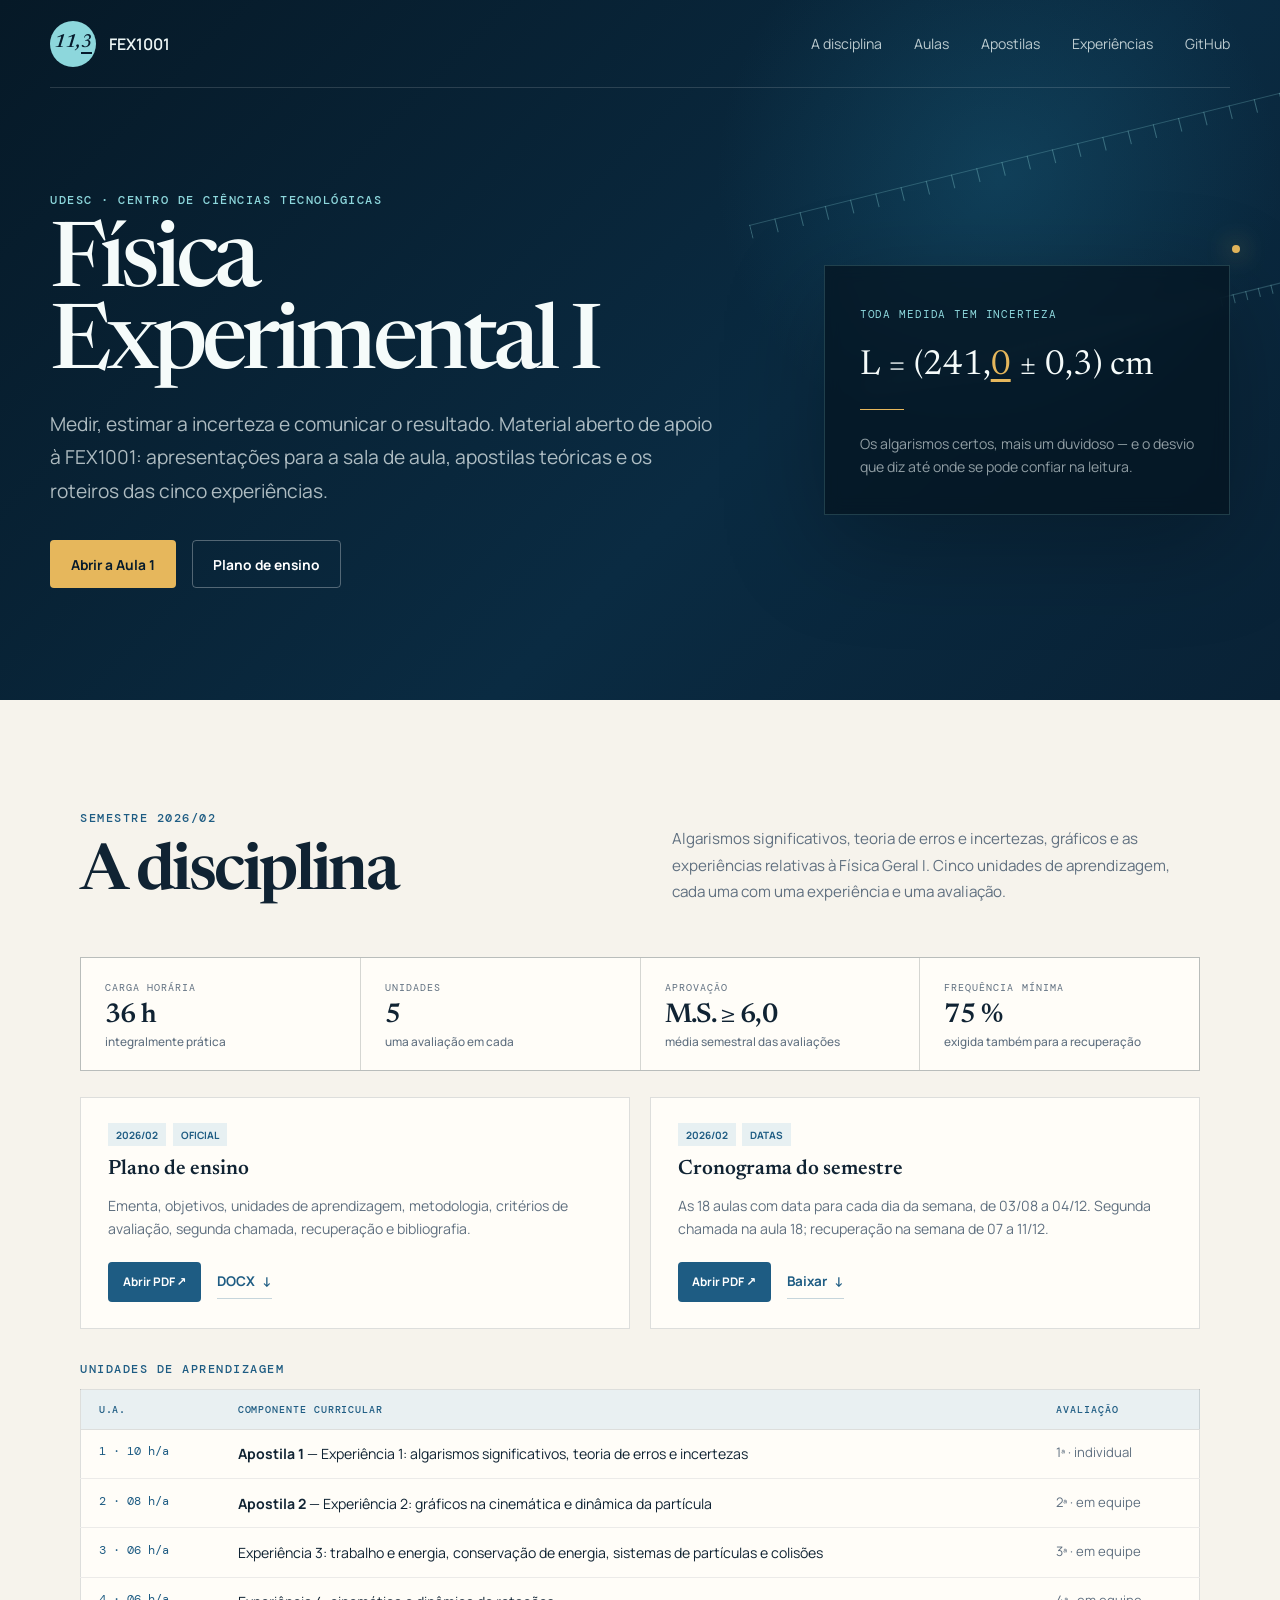
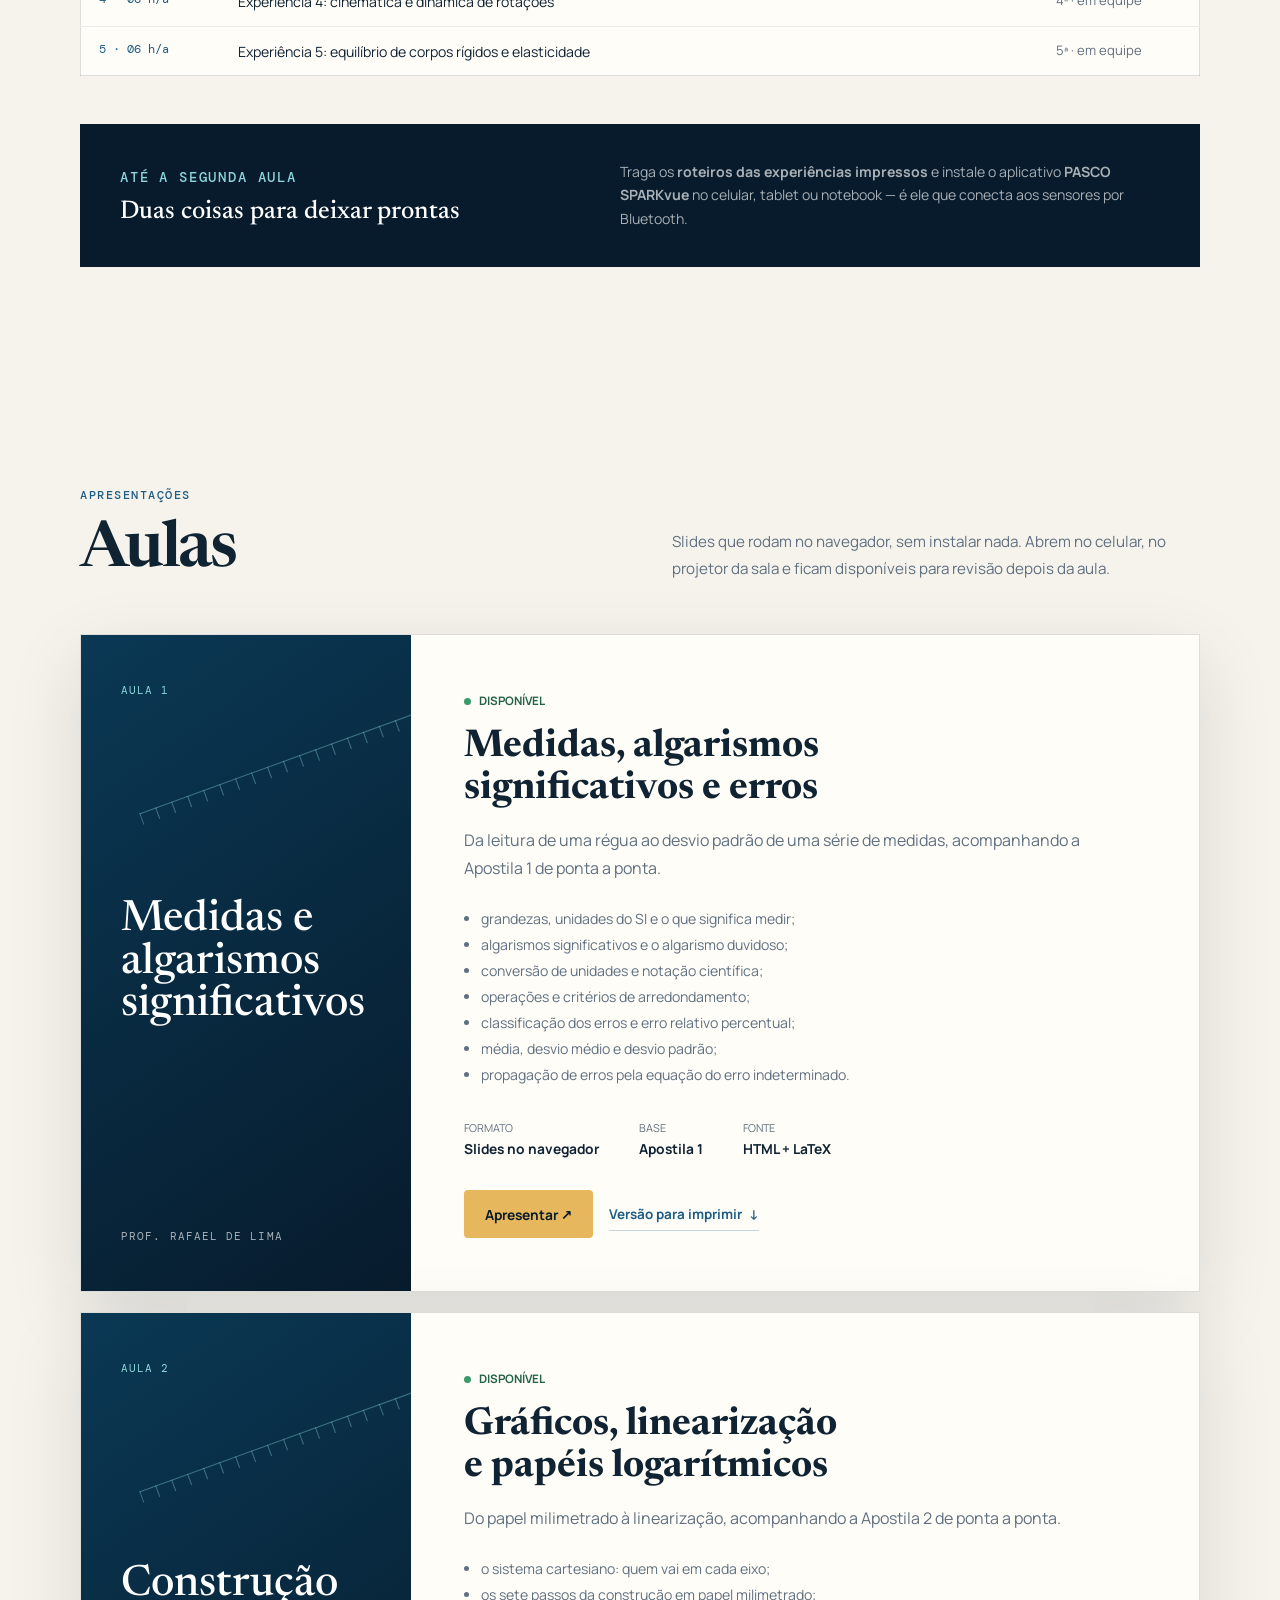
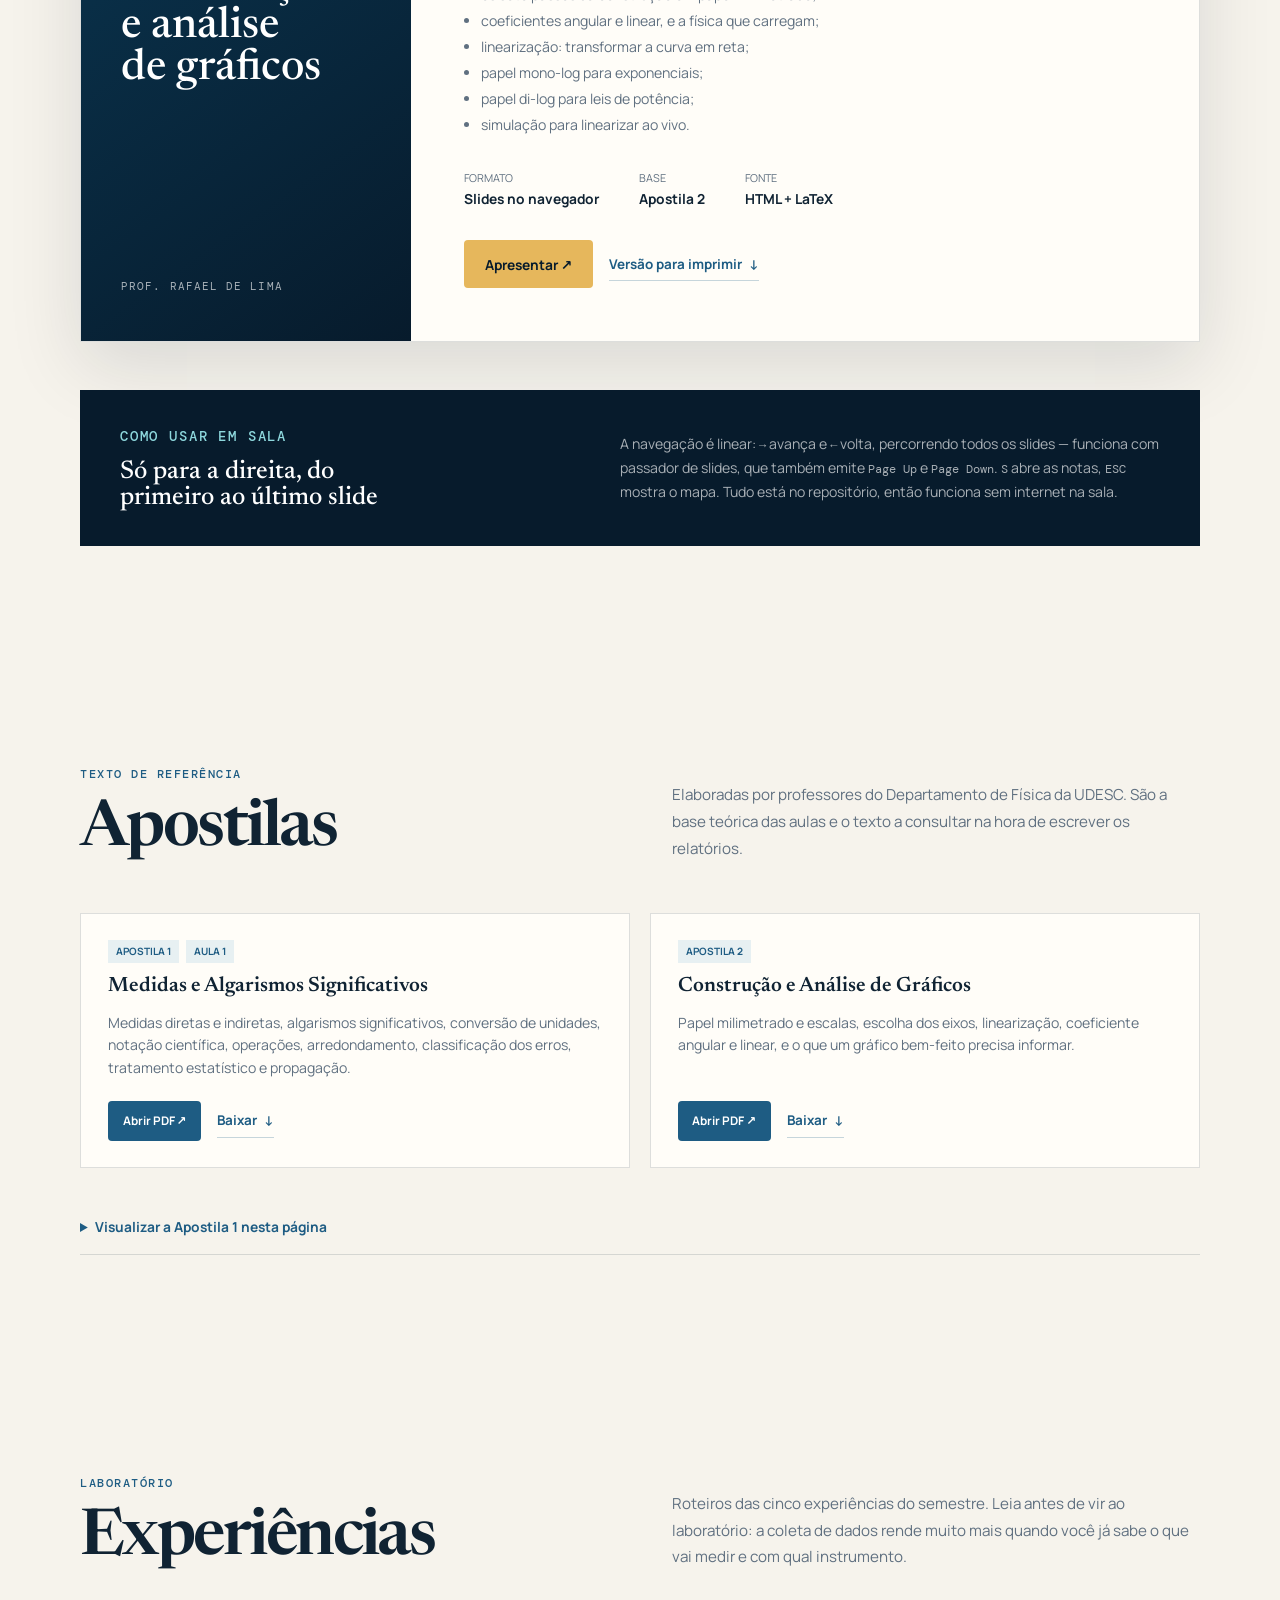
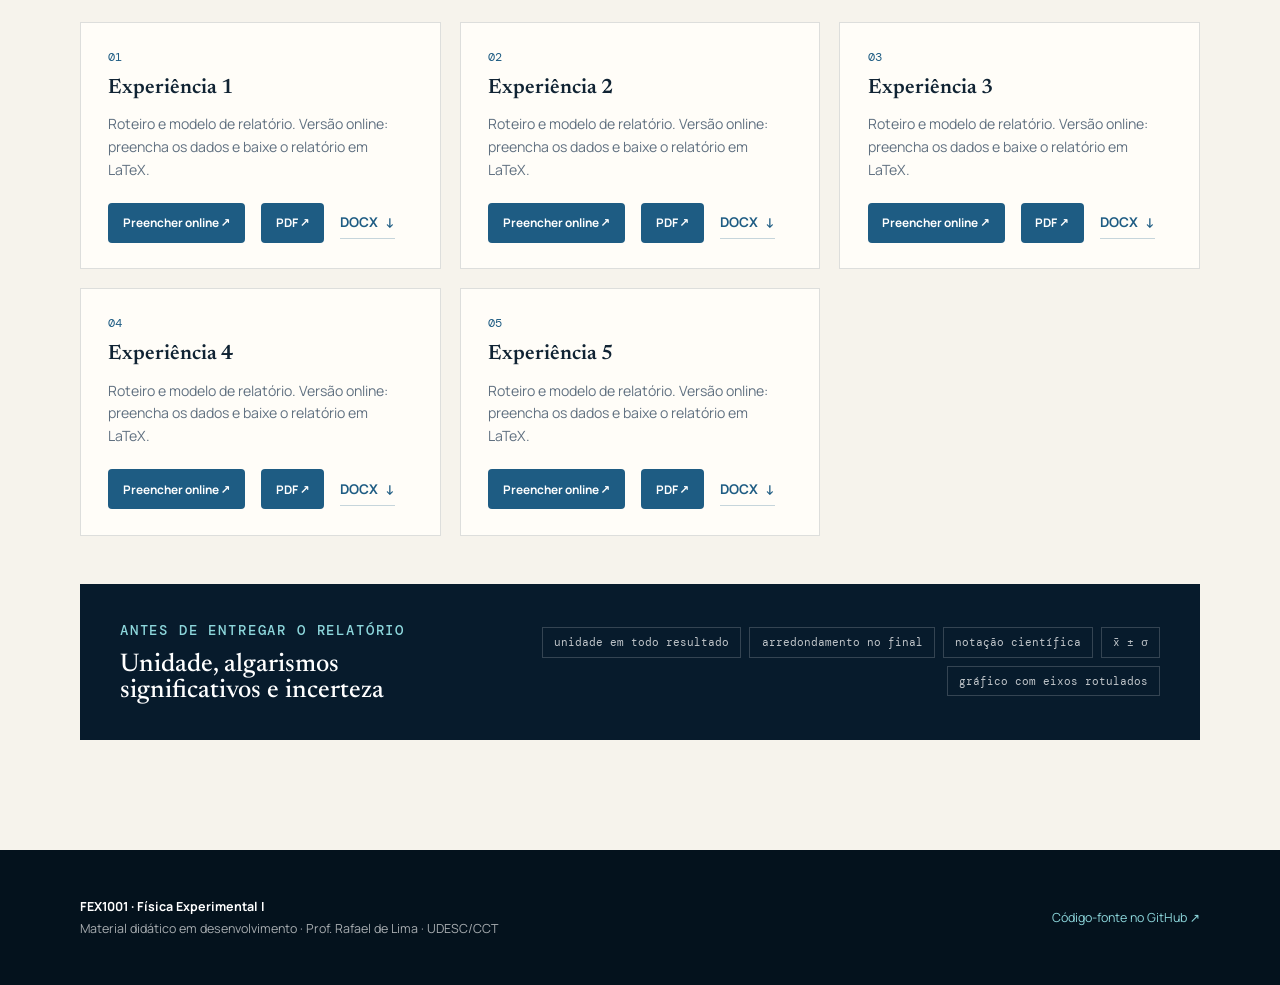
<file: index.html>
<!doctype html>
<html lang="pt-BR">
  <head>
    <meta charset="utf-8">
    <meta name="viewport" content="width=device-width, initial-scale=1">
    <meta name="description" content="Material da disciplina FEX1001 — Física Experimental I. Apresentações, apostilas e roteiros de experiências. UDESC/CCT.">
    <meta name="theme-color" content="#071b2c">
    <title>FEX1001 · Física Experimental I · UDESC</title>
    <link rel="icon" href="favicon.svg" type="image/svg+xml">
    <link rel="preconnect" href="https://fonts.googleapis.com">
    <link rel="preconnect" href="https://fonts.gstatic.com" crossorigin>
    <link href="https://fonts.googleapis.com/css2?family=DM+Mono:wght@400;500&family=Manrope:wght@400;500;600;700&family=Newsreader:opsz,wght@6..72,500;6..72,600&display=swap" rel="stylesheet">
    <link rel="stylesheet" href="styles.css">
  </head>
  <body>
    <a class="skip-link" href="#conteudo">Ir para o conteúdo</a>

    <header class="site-header">
      <a class="brand" href="#inicio" aria-label="Página inicial">
        <span class="brand-mark" aria-hidden="true">
          <span class="mark-value">11,<b>3</b></span>
        </span>
        <span>FEX1001</span>
      </a>
      <nav aria-label="Navegação principal">
        <a href="#disciplina">A disciplina</a>
        <a href="#aulas">Aulas</a>
        <a href="#apostilas">Apostilas</a>
        <a href="#experiencias">Experiências</a>
        <a href="https://github.com/RafaelCRdeLima/FEX1001">GitHub</a>
      </nav>
    </header>

    <main id="conteudo">
      <section class="hero" id="inicio">
        <div class="scale-deco scale-one" aria-hidden="true"></div>
        <div class="scale-deco scale-two" aria-hidden="true"></div>
        <div class="scale-three" aria-hidden="true"></div>
        <div class="hero-copy">
          <p class="eyebrow">UDESC · Centro de Ciências Tecnológicas</p>
          <h1>Física<br>Experimental I</h1>
          <p class="hero-lead">
            Medir, estimar a incerteza e comunicar o resultado. Material aberto
            de apoio à FEX1001: apresentações para a sala de aula, apostilas
            teóricas e os roteiros das cinco experiências.
          </p>
          <div class="hero-actions">
            <a class="button button-primary" href="aulas/aula-01-medidas/">
              Abrir a Aula 1
            </a>
            <a class="button button-secondary" href="#disciplina">Plano de ensino</a>
          </div>
        </div>
        <div class="equation-card" aria-label="Resultado de uma medida">
          <span class="equation-label">Toda medida tem incerteza</span>
          <div class="equation">L = (241,<u>0</u> ± 0,3) cm</div>
          <div class="equation-rule"></div>
          <p>
            Os algarismos certos, mais um duvidoso — e o desvio que diz até
            onde se pode confiar na leitura.
          </p>
        </div>
      </section>

      <section class="section" id="disciplina">
        <div class="section-heading">
          <div>
            <p class="eyebrow">Semestre 2026/02</p>
            <h2>A disciplina</h2>
          </div>
          <p>
            Algarismos significativos, teoria de erros e incertezas, gráficos e
            as experiências relativas à Física Geral I. Cinco unidades de
            aprendizagem, cada uma com uma experiência e uma avaliação.
          </p>
        </div>

        <dl class="fatos">
          <div>
            <dt>Carga horária</dt>
            <dd>36 h<small>integralmente prática</small></dd>
          </div>
          <div>
            <dt>Unidades</dt>
            <dd>5<small>uma avaliação em cada</small></dd>
          </div>
          <div>
            <dt>Aprovação</dt>
            <dd>M.S. ≥ 6,0<small>média semestral das avaliações</small></dd>
          </div>
          <div>
            <dt>Frequência mínima</dt>
            <dd>75 %<small>exigida também para a recuperação</small></dd>
          </div>
        </dl>

        <div class="doc-grid doc-grid-2">
          <article class="doc-card">
            <div class="tags"><span>2026/02</span><span>Oficial</span></div>
            <h3>Plano de ensino</h3>
            <p>
              Ementa, objetivos, unidades de aprendizagem, metodologia, critérios
              de avaliação, segunda chamada, recuperação e bibliografia.
            </p>
            <div class="doc-acoes">
              <a class="button button-small" href="Apostilas%20e%20Relatorios/FEX1001-Plano%20de%20ensino%202026-02.pdf">Abrir PDF ↗</a>
              <a class="text-link" href="Apostilas%20e%20Relatorios/FEX1001-Plano%20de%20ensino%202026-02.docx" download>DOCX <span>↓</span></a>
            </div>
          </article>

          <article class="doc-card">
            <div class="tags"><span>2026/02</span><span>Datas</span></div>
            <h3>Cronograma do semestre</h3>
            <p>
              As 18 aulas com data para cada dia da semana, de 03/08 a 04/12.
              Segunda chamada na aula 18; recuperação na semana de 07 a 11/12.
            </p>
            <div class="doc-acoes">
              <a class="button button-small" href="Apostilas%20e%20Relatorios/Cronograma%20Geral%20FEX1001%202026-02%20V4.pdf">Abrir PDF ↗</a>
              <a class="text-link" href="Apostilas%20e%20Relatorios/Cronograma%20Geral%20FEX1001%202026-02%20V4.pdf" download>Baixar <span>↓</span></a>
            </div>
          </article>
        </div>

        <table class="tabela-ua">
          <caption class="eyebrow" style="margin:2rem 0 .8rem;text-align:left">Unidades de aprendizagem</caption>
          <thead>
            <tr><th>U.A.</th><th>Componente curricular</th><th>Avaliação</th></tr>
          </thead>
          <tbody>
            <tr>
              <td>1 · 10 h/a</td>
              <td><strong>Apostila 1</strong> — Experiência 1: algarismos significativos, teoria de erros e incertezas</td>
              <td>1ª · individual</td>
            </tr>
            <tr>
              <td>2 · 08 h/a</td>
              <td><strong>Apostila 2</strong> — Experiência 2: gráficos na cinemática e dinâmica da partícula</td>
              <td>2ª · em equipe</td>
            </tr>
            <tr>
              <td>3 · 06 h/a</td>
              <td>Experiência 3: trabalho e energia, conservação de energia, sistemas de partículas e colisões</td>
              <td>3ª · em equipe</td>
            </tr>
            <tr>
              <td>4 · 06 h/a</td>
              <td>Experiência 4: cinemática e dinâmica de rotações</td>
              <td>4ª · em equipe</td>
            </tr>
            <tr>
              <td>5 · 06 h/a</td>
              <td>Experiência 5: equilíbrio de corpos rígidos e elasticidade</td>
              <td>5ª · em equipe</td>
            </tr>
          </tbody>
        </table>

        <div class="toolbox">
          <div>
            <p class="eyebrow">Até a segunda aula</p>
            <h3>Duas coisas para deixar prontas</h3>
          </div>
          <p>
            Traga os <strong>roteiros das experiências impressos</strong> e
            instale o aplicativo <strong>PASCO SPARKvue</strong> no celular,
            tablet ou notebook — é ele que conecta aos sensores por Bluetooth.
          </p>
        </div>
      </section>

      <section class="section" id="aulas">
        <div class="section-heading">
          <div>
            <p class="eyebrow">Apresentações</p>
            <h2>Aulas</h2>
          </div>
          <p>
            Slides que rodam no navegador, sem instalar nada. Abrem no celular,
            no projetor da sala e ficam disponíveis para revisão depois da aula.
          </p>
        </div>

        <article class="aula-card">
          <div class="aula-cover" aria-hidden="true">
            <div class="cover-scale"></div>
            <span class="cover-kicker">Aula 1</span>
            <strong>Medidas e<br>algarismos<br>significativos</strong>
            <span class="cover-author">Prof. Rafael de Lima</span>
          </div>
          <div class="aula-info">
            <span class="status"><i></i> Disponível</span>
            <h3>Medidas, algarismos significativos e erros</h3>
            <p>
              Da leitura de uma régua ao desvio padrão de uma série de medidas,
              acompanhando a Apostila 1 de ponta a ponta.
            </p>
            <ul class="aula-topics">
              <li>grandezas, unidades do SI e o que significa medir;</li>
              <li>algarismos significativos e o algarismo duvidoso;</li>
              <li>conversão de unidades e notação científica;</li>
              <li>operações e critérios de arredondamento;</li>
              <li>classificação dos erros e erro relativo percentual;</li>
              <li>média, desvio médio e desvio padrão;</li>
              <li>propagação de erros pela equação do erro indeterminado.</li>
            </ul>
            <dl class="card-meta">
              <div><dt>Formato</dt><dd>Slides no navegador</dd></div>
              <div><dt>Base</dt><dd>Apostila 1</dd></div>
              <div><dt>Fonte</dt><dd>HTML + LaTeX</dd></div>
            </dl>
            <div class="card-actions">
              <a class="button button-primary" href="aulas/aula-01-medidas/">Apresentar ↗</a>
              <a class="text-link" href="aulas/aula-01-medidas/?print-pdf">Versão para imprimir <span>↓</span></a>
            </div>
          </div>
        </article>

        <article class="aula-card">
          <div class="aula-cover" aria-hidden="true">
            <div class="cover-scale"></div>
            <span class="cover-kicker">Aula 2</span>
            <strong>Construção<br>e análise<br>de gráficos</strong>
            <span class="cover-author">Prof. Rafael de Lima</span>
          </div>
          <div class="aula-info">
            <span class="status"><i></i> Disponível</span>
            <h3>Gráficos, linearização e papéis logarítmicos</h3>
            <p>
              Do papel milimetrado à linearização, acompanhando a Apostila 2 de
              ponta a ponta.
            </p>
            <ul class="aula-topics">
              <li>o sistema cartesiano: quem vai em cada eixo;</li>
              <li>os sete passos da construção em papel milimetrado;</li>
              <li>coeficientes angular e linear, e a física que carregam;</li>
              <li>linearização: transformar a curva em reta;</li>
              <li>papel mono-log para exponenciais;</li>
              <li>papel di-log para leis de potência;</li>
              <li>simulação para linearizar ao vivo.</li>
            </ul>
            <dl class="card-meta">
              <div><dt>Formato</dt><dd>Slides no navegador</dd></div>
              <div><dt>Base</dt><dd>Apostila 2</dd></div>
              <div><dt>Fonte</dt><dd>HTML + LaTeX</dd></div>
            </dl>
            <div class="card-actions">
              <a class="button button-primary" href="aulas/aula-02-graficos/">Apresentar ↗</a>
              <a class="text-link" href="aulas/aula-02-graficos/?print-pdf">Versão para imprimir <span>↓</span></a>
            </div>
          </div>
        </article>

        <div class="toolbox">
          <div>
            <p class="eyebrow">Como usar em sala</p>
            <h3>Só para a direita, do primeiro ao último slide</h3>
          </div>
          <p>
            A navegação é linear: <span style="font-family:'DM Mono',monospace;font-size:.85em">→</span>
            avança e <span style="font-family:'DM Mono',monospace;font-size:.85em">←</span> volta,
            percorrendo todos os slides — funciona com passador de slides, que
            também emite <span style="font-family:'DM Mono',monospace;font-size:.85em">Page Up</span>
            e <span style="font-family:'DM Mono',monospace;font-size:.85em">Page Down</span>.
            <span style="font-family:'DM Mono',monospace;font-size:.85em">S</span> abre as notas,
            <span style="font-family:'DM Mono',monospace;font-size:.85em">ESC</span> mostra o mapa.
            Tudo está no repositório, então funciona sem internet na sala.
          </p>
        </div>
      </section>

      <section class="section" id="apostilas">
        <div class="section-heading">
          <div>
            <p class="eyebrow">Texto de referência</p>
            <h2>Apostilas</h2>
          </div>
          <p>
            Elaboradas por professores do Departamento de Física da UDESC. São a
            base teórica das aulas e o texto a consultar na hora de escrever os
            relatórios.
          </p>
        </div>

        <div class="doc-grid doc-grid-2">
          <article class="doc-card">
            <div class="tags"><span>Apostila 1</span><span>Aula 1</span></div>
            <h3>Medidas e Algarismos Significativos</h3>
            <p>
              Medidas diretas e indiretas, algarismos significativos, conversão
              de unidades, notação científica, operações, arredondamento,
              classificação dos erros, tratamento estatístico e propagação.
            </p>
            <div class="doc-acoes">
              <a class="button button-small" href="Apostilas%20e%20Relatorios/apostilas/Apostila%201%20Medidas_e_Algarismos.pdf">Abrir PDF ↗</a>
              <a class="text-link" href="Apostilas%20e%20Relatorios/apostilas/Apostila%201%20Medidas_e_Algarismos.pdf" download>Baixar <span>↓</span></a>
            </div>
          </article>

          <article class="doc-card">
            <div class="tags"><span>Apostila 2</span></div>
            <h3>Construção e Análise de Gráficos</h3>
            <p>
              Papel milimetrado e escalas, escolha dos eixos, linearização,
              coeficiente angular e linear, e o que um gráfico bem-feito precisa
              informar.
            </p>
            <div class="doc-acoes">
              <a class="button button-small" href="Apostilas%20e%20Relatorios/apostilas/Apostila%202%20Graficos.pdf">Abrir PDF ↗</a>
              <a class="text-link" href="Apostilas%20e%20Relatorios/apostilas/Apostila%202%20Graficos.pdf" download>Baixar <span>↓</span></a>
            </div>
          </article>
        </div>

        <details class="pdf-preview">
          <summary>Visualizar a Apostila 1 nesta página</summary>
          <div class="pdf-frame">
            <object data="Apostilas%20e%20Relatorios/apostilas/Apostila%201%20Medidas_e_Algarismos.pdf" type="application/pdf">
              <p>
                Seu navegador não exibiu o PDF.
                <a href="Apostilas%20e%20Relatorios/apostilas/Apostila%201%20Medidas_e_Algarismos.pdf">Abra a apostila diretamente.</a>
              </p>
            </object>
          </div>
        </details>
      </section>

      <section class="section" id="experiencias">
        <div class="section-heading">
          <div>
            <p class="eyebrow">Laboratório</p>
            <h2>Experiências</h2>
          </div>
          <p>
            Roteiros das cinco experiências do semestre. Leia antes de vir ao
            laboratório: a coleta de dados rende muito mais quando você já sabe
            o que vai medir e com qual instrumento.
          </p>
        </div>

        <div class="doc-grid">
          <article class="doc-card">
            <span class="doc-num">01</span>
            <h3>Experiência 1</h3>
            <p>Roteiro e modelo de relatório. Versão online: preencha os dados e baixe o relatório em LaTeX.</p>
            <div class="doc-acoes">
              <a class="button button-small button-primary" href="laboratorios/experiencia-1/">Preencher online ↗</a>
              <a class="button button-small" href="Apostilas%20e%20Relatorios/Experiencia%201.pdf">PDF ↗</a>
              <a class="text-link" href="Apostilas%20e%20Relatorios/Experiencia%201.docx" download>DOCX <span>↓</span></a>
            </div>
          </article>
          <article class="doc-card">
            <span class="doc-num">02</span>
            <h3>Experiência 2</h3>
            <p>Roteiro e modelo de relatório. Versão online: preencha os dados e baixe o relatório em LaTeX.</p>
            <div class="doc-acoes">
              <a class="button button-small button-primary" href="laboratorios/experiencia-2/">Preencher online ↗</a>
              <a class="button button-small" href="Apostilas%20e%20Relatorios/Experiencia%202.pdf">PDF ↗</a>
              <a class="text-link" href="Apostilas%20e%20Relatorios/Experiencia%202.docx" download>DOCX <span>↓</span></a>
            </div>
          </article>
          <article class="doc-card">
            <span class="doc-num">03</span>
            <h3>Experiência 3</h3>
            <p>Roteiro e modelo de relatório. Versão online: preencha os dados e baixe o relatório em LaTeX.</p>
            <div class="doc-acoes">
              <a class="button button-small button-primary" href="laboratorios/experiencia-3/">Preencher online ↗</a>
              <a class="button button-small" href="Apostilas%20e%20Relatorios/Experiencia%203.pdf">PDF ↗</a>
              <a class="text-link" href="Apostilas%20e%20Relatorios/Experiencia%203.docx" download>DOCX <span>↓</span></a>
            </div>
          </article>
          <article class="doc-card">
            <span class="doc-num">04</span>
            <h3>Experiência 4</h3>
            <p>Roteiro e modelo de relatório. Versão online: preencha os dados e baixe o relatório em LaTeX.</p>
            <div class="doc-acoes">
              <a class="button button-small button-primary" href="laboratorios/experiencia-4/">Preencher online ↗</a>
              <a class="button button-small" href="Apostilas%20e%20Relatorios/Experiencia%204.pdf">PDF ↗</a>
              <a class="text-link" href="Apostilas%20e%20Relatorios/Experiencia%204.docx" download>DOCX <span>↓</span></a>
            </div>
          </article>
          <article class="doc-card">
            <span class="doc-num">05</span>
            <h3>Experiência 5</h3>
            <p>Roteiro e modelo de relatório. Versão online: preencha os dados e baixe o relatório em LaTeX.</p>
            <div class="doc-acoes">
              <a class="button button-small button-primary" href="laboratorios/experiencia-5/">Preencher online ↗</a>
              <a class="button button-small" href="Apostilas%20e%20Relatorios/Experiencia%205.pdf">PDF ↗</a>
              <a class="text-link" href="Apostilas%20e%20Relatorios/Experiencia%205.docx" download>DOCX <span>↓</span></a>
            </div>
          </article>
        </div>

        <div class="toolbox">
          <div>
            <p class="eyebrow">Antes de entregar o relatório</p>
            <h3>Unidade, algarismos significativos e incerteza</h3>
          </div>
          <div class="tool-list" aria-label="Itens a conferir">
            <span>unidade em todo resultado</span><span>arredondamento no final</span><span>notação científica</span><span>x̄ ± σ</span><span>gráfico com eixos rotulados</span>
          </div>
        </div>
      </section>
    </main>

    <footer>
      <div>
        <strong>FEX1001 · Física Experimental I</strong>
        <p>Material didático em desenvolvimento · Prof. Rafael de Lima · UDESC/CCT</p>
      </div>
      <a href="https://github.com/RafaelCRdeLima/FEX1001">Código-fonte no GitHub ↗</a>
    </footer>
  </body>
</html>
</file>
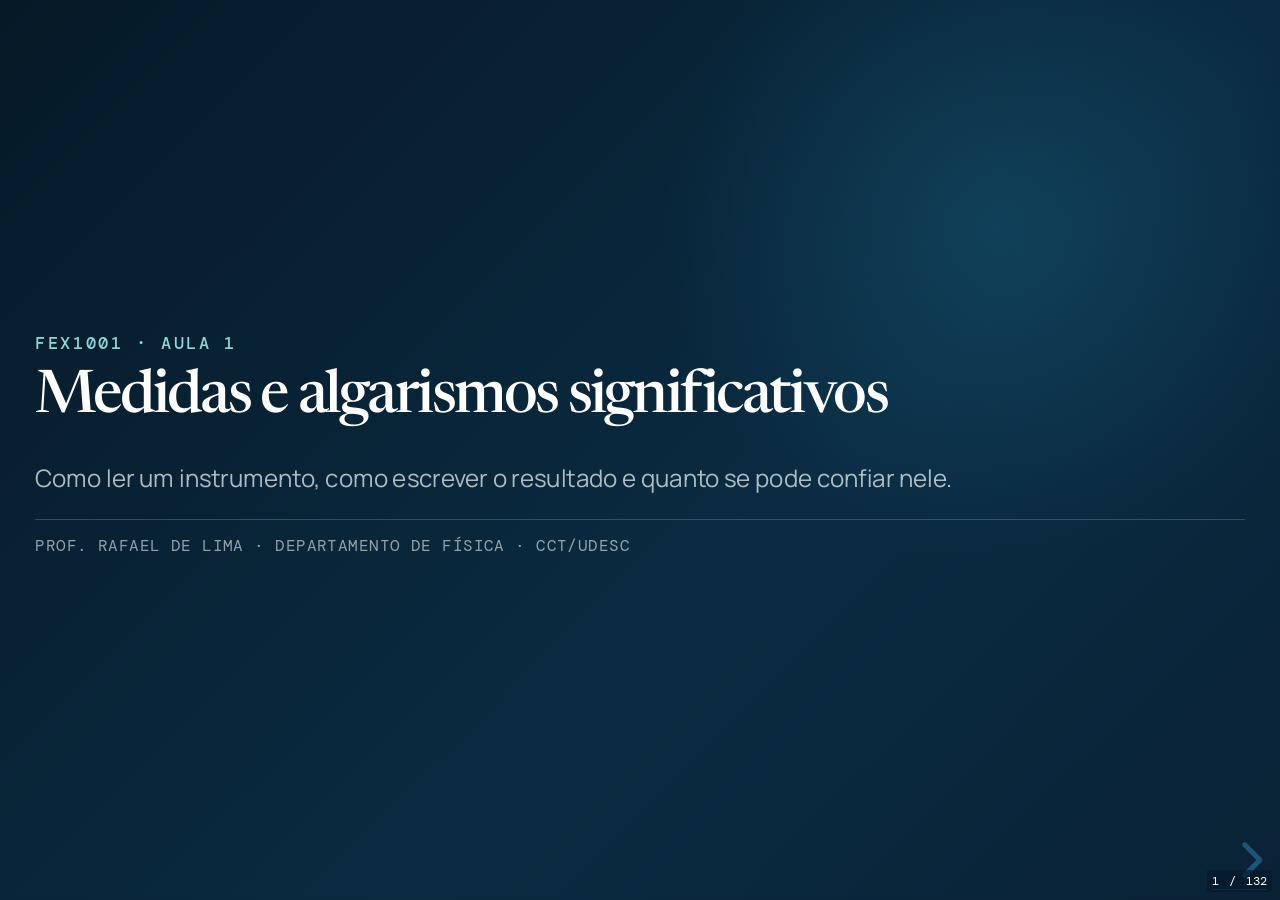
<file: aulas/aula-01-medidas/index.html>
<!doctype html>
<html lang="pt-BR">
  <head>
    <meta charset="utf-8">
    <meta name="viewport" content="width=device-width, initial-scale=1">
    <meta name="description" content="Aula 1 da FEX1001 — Medidas, algarismos significativos e erros. UDESC/CCT.">
    <meta name="theme-color" content="#071b2c">
    <title>Aula 1 · Medidas e Algarismos Significativos · FEX1001</title>
    <link rel="icon" href="../../favicon.svg" type="image/svg+xml">
    <link rel="preconnect" href="https://fonts.googleapis.com">
    <link rel="preconnect" href="https://fonts.gstatic.com" crossorigin>
    <link href="https://fonts.googleapis.com/css2?family=DM+Mono:wght@400;500&family=Manrope:wght@400;500;600;700&family=Newsreader:opsz,wght@6..72,500;6..72,600&display=swap" rel="stylesheet">
    <link rel="stylesheet" href="../../vendor/reveal/dist/reset.css">
    <link rel="stylesheet" href="../../vendor/reveal/dist/reveal.css">
    <link rel="stylesheet" href="../deck.css">
  </head>
  <body>
    <div class="reveal">
      <div class="slides">

<!-- =================================================================
     CAPA
     ================================================================= -->
<section class="capa" data-background-gradient="radial-gradient(circle at 78% 25%, rgba(32,116,148,0.30), transparent 28%), linear-gradient(135deg, #061927 0%, #0a2b42 60%, #092236 100%)">
  <p class="eyebrow">FEX1001 · Aula 1</p>
  <h1>Medidas e algarismos significativos</h1>
  <p class="capa-sub">
    Como ler um instrumento, como escrever o resultado e quanto se pode
    confiar nele.
  </p>
  <p class="capa-rodape">
    Prof. Rafael de Lima · Departamento de Física · CCT/UDESC
  </p>
  <aside class="notes">
    Base: Apostila 1 — Medidas e Algarismos Significativos (Depto. de Física, CCT/UDESC).
    Navegação: setas → e ← trocam de assunto; ↓ e ↑ percorrem os slides dentro do assunto.
  </aside>
</section>

<!-- =================================================================
     ROTEIRO
     ================================================================= -->
<section>
  <p class="eyebrow">O caminho de hoje</p>
  <h2>Roteiro</h2>
  <div class="colunas">
    <ol>
      <li>Por que medir — grandezas e unidades</li>
      <li>Algarismos significativos</li>
      <li>Conversão de unidades e notação científica</li>
      <li>Operações com algarismos significativos</li>
      <li>Critérios de arredondamento</li>
    </ol>
    <ol start="6">
      <li>Classificação dos erros</li>
      <li>Tratamento estatístico de séries de medidas</li>
      <li>Erro relativo percentual</li>
      <li>Propagação de erros</li>
      <li>Exercícios</li>
    </ol>
  </div>
  <div class="bloco">
    <span class="bloco-titulo">Uma ideia atravessa a aula inteira</span>
    <p>
      Uma medida não é um número: é um número, uma unidade e uma incerteza.
      Perder qualquer um dos três é perder a medida.
    </p>
  </div>
</section>

<!-- =================================================================
     1. POR QUE MEDIR
     ================================================================= -->
<section>

  <section class="divisoria" data-background-gradient="linear-gradient(145deg, #0a3854, #071b2c)">
    <p class="eyebrow">Parte 1</p>
    <h2>Por que medir</h2>
    <p>Grandezas, unidades e o que de fato acontece quando comparamos algo com um padrão.</p>
  </section>

  <section>
    <h2>A Física é uma ciência experimental</h2>
    <ul>
      <li>Todo conhecimento físico — leis, princípios, modelos — vem de <strong>medidas</strong>,
        das partículas elementares às galáxias.</li>
      <li>Saber medir envolve:
        <ul>
          <li>manusear os instrumentos;</li>
          <li>expressar corretamente a informação extraída deles;</li>
          <li>operar matematicamente sem inventar precisão;</li>
          <li>informar o quanto se pode confiar no resultado.</li>
        </ul>
      </li>
    </ul>
    <div class="bloco atencao">
      <span class="bloco-titulo">O incômodo produtivo</span>
      <p>
        Se toda medida tem erro, então a Física não é uma ciência tão exata assim.
        É exatamente por isso que precisamos ser cuidadosos com o
        <strong>tratamento dos erros</strong>.
      </p>
    </div>
  </section>

  <section>
    <h2>Método científico, na prática</h2>
    <ol>
      <li>Observação do fenômeno;</li>
      <li>Formulação de hipóteses explicativas;</li>
      <li>Teste das hipóteses através de experimentos;</li>
      <li>Elaboração de uma teoria sobre o fenômeno estudado.</li>
    </ol>
    <p>
      É na fase da experimentação que entram as medidas das grandezas físicas
      relacionadas ao fenômeno em estudo.
    </p>
  </section>

  <section>
    <h2>Grandezas físicas</h2>
    <div class="colunas">
      <div>
        <div class="bloco">
          <span class="bloco-titulo">Definição</span>
          <p>Quantidades que <strong>podem ser medidas</strong>: massa, comprimento,
            velocidade, força, temperatura…</p>
        </div>
      </div>
      <div>
        <div class="bloco">
          <span class="bloco-titulo">Fundamentais × derivadas</span>
          <p>
            As <strong>fundamentais</strong> são independentes entre si e formam
            um sistema — o SI. As <strong>derivadas</strong> se escrevem a partir delas.
          </p>
        </div>
      </div>
    </div>
    <p style="margin-top:.6em">
      Exemplo: comprimento e tempo são fundamentais; velocidade
      (\(\mathrm{m/s}\)) é derivada.
    </p>
  </section>

  <section>
    <h2>As sete unidades fundamentais do SI</h2>
    <figure>
      <img src="img/7fundamentais.png" alt="Tabela das sete grandezas fundamentais do Sistema Internacional com suas unidades e símbolos.">
    </figure>
  </section>

  <section>
    <h2>Medir é comparar</h2>
    <p>
      Medir uma grandeza significa <strong>compará-la com outra da mesma espécie</strong>,
      definida como unidade, para verificar a relação numérica entre elas.
    </p>
    <p>
      Sendo \(G\) a quantidade da grandeza e \(U\) a unidade convencionada,
      o valor numérico \(M(G)\) é a razão
    </p>
    $$ M(G)=\frac{G}{U} \qquad\Longrightarrow\qquad G = M(G)\,U. $$
    <div class="bloco atencao">
      <span class="bloco-titulo">Sem exceção</span>
      <p>Toda medida de grandeza física apresenta <strong>unidade</strong>.</p>
    </div>
  </section>

  <section>
    <h3>Exemplo 1 — uma massa em uma balança</h3>
    <div class="bloco exemplo">
      <span class="bloco-titulo">Enunciado</span>
      <p>
        Adotamos \(U = 1\ \mathrm{grama}\). A medição de uma certa massa \(m = G\),
        comparando-a com essa unidade, fornece \(M(G) = G/U = 101{,}25\).
      </p>
    </div>
    $$ G = M(G)\,U = m = 101{,}25\ \mathrm{g}. $$
    <p>
      O número \(101{,}25\) só ganha sentido físico acompanhado do grama. Sozinho,
      não é uma medida.
    </p>
  </section>

  <section>
    <h2>Toda medida traz um erro provável</h2>
    <p>
      Os erros têm origens variadas, e a informação sobre eles
      <strong>obrigatoriamente</strong> faz parte do resultado:
    </p>
    $$ G = \bigl(M(G) \pm \Delta M\bigr)\,U. $$
    <ul>
      <li>O sinal \(\pm\) indica que o erro provável tanto pode aumentar
        quanto diminuir o valor medido.</li>
      <li>A medida mais provável está na região
        \(\bigl[(M(G)-\Delta M)\,;\,(M(G)+\Delta M)\bigr]\,U\).</li>
    </ul>
  </section>

  <section>
    <h3>Exemplo 2 — a mesma massa, agora com incerteza</h3>
    <div class="bloco exemplo">
      <span class="bloco-titulo">Enunciado</span>
      <p>Na medição do Exemplo 1, o erro provável foi de \(0{,}04\ \mathrm{g}\).</p>
    </div>
    $$ m = (101{,}25 \pm 0{,}04)\ \mathrm{g} $$
    <p>
      Ou seja: a massa está entre <strong>101,21 g</strong> e <strong>101,29 g</strong>,
      dadas as condições em que a medição foi realizada.
    </p>
  </section>

  <section>
    <h2>Múltiplos e submúltiplos</h2>
    <p>
      As unidades são apresentadas em múltiplos e submúltiplos conforme a escala
      da grandeza:
    </p>
    <ul>
      <li>dimensões atômicas → <strong>angstroms</strong> (\(10^{-10}\ \mathrm{m}\));</li>
      <li>dimensões terrestres → <strong>quilômetros</strong> (\(10^{3}\ \mathrm{m}\));</li>
      <li>distâncias entre estrelas → <strong>ano-luz</strong> ou <strong>parsec</strong>.</li>
    </ul>
    <div class="bloco">
      <span class="bloco-titulo">Critério</span>
      <p>Escolha o instrumento — e a unidade — coerentes com o “tamanho” da grandeza observada.</p>
    </div>
  </section>

</section>

<!-- =================================================================
     2. ALGARISMOS SIGNIFICATIVOS
     ================================================================= -->
<section>

  <section class="divisoria" data-background-gradient="linear-gradient(145deg, #0a3854, #071b2c)">
    <p class="eyebrow">Parte 2</p>
    <h2>Algarismos significativos</h2>
    <p>O que a escrita de um número já conta sobre o instrumento que a produziu.</p>
  </section>

  <section>
    <h2>Medida direta e medida indireta</h2>
    <div class="bloco">
      <span class="bloco-titulo">Medida direta</span>
      <p>
        O valor desconhecido é comparado <strong>diretamente</strong> com o padrão.
        Ex.: a largura de uma parede, \(L_x = 4{,}3\ \mathrm{m}\).
      </p>
    </div>
    <div class="bloco">
      <span class="bloco-titulo">Medida indireta</span>
      <p>
        Obtida por <strong>operações matemáticas</strong> com medidas diretas.
        Ex.: com \(H_x = 2{,}6\ \mathrm{m}\),
      </p>
      <p style="margin-top:.4em">
        \(\text{área} = L_x H_x = 4{,}3\ \mathrm{m} \times 2{,}6\ \mathrm{m}
        = 11{,}18\ \mathrm{m^2} = 11\ \mathrm{m^2}.\)
      </p>
    </div>
    <p>
      \(L_x\) e \(H_x\) têm erro individualmente — logo a área também tem.
      Esse erro <strong>propagado</strong> é o assunto da parte final da aula.
    </p>
  </section>

  <section>
    <h2>O que são algarismos significativos</h2>
    <div class="bloco regra">
      <span class="bloco-titulo">Definição</span>
      <p>
        São todos os algarismos dos quais se tem <strong>plena certeza</strong>,
        mais <strong>um duvidoso</strong> — o último, estimado a olho.
      </p>
    </div>
    <ul>
      <li>O algarismo duvidoso <strong>é significativo</strong>.</li>
      <li>Qualquer algarismo à <strong>direita</strong> do duvidoso não é
        significativo e não deve aparecer no resultado.</li>
      <li>O duvidoso é um <strong>indicativo da escala</strong> do instrumento.</li>
    </ul>
    <p class="legenda-dv"><i></i> Nesta apresentação, o algarismo duvidoso aparece assim: 11,<span class="dv">3</span> cm</p>
  </section>

  <section>
    <h3>Exemplo 3 — a mesma tira de papel, três réguas</h3>
    <figure>
      <img src="img/reguas.png" alt="Três réguas sobrepostas medindo a mesma tira de papel: a primeira graduada em decímetros, a segunda em centímetros e a terceira em milímetros.">
      <figcaption>Figura 1 — réguas decimetrada, centimetrada e milimetrada.</figcaption>
    </figure>
  </section>

  <section>
    <h3>Exemplo 3 — as leituras corretas</h3>
    <table>
      <thead>
        <tr><th>Instrumento</th><th>Leitura de L</th><th class="num">Alg. significativos</th></tr>
      </thead>
      <tbody>
        <tr><td>régua decimetrada</td><td>1,<span class="dv">1</span> dm</td><td class="num">2</td></tr>
        <tr><td>régua centimetrada</td><td>11,<span class="dv">3</span> cm</td><td class="num">3</td></tr>
        <tr><td>régua milimetrada</td><td>113,<span class="dv">4</span> mm</td><td class="num">4</td></tr>
      </tbody>
    </table>
    <p>
      A extremidade do objeto cai <strong>entre dois traços</strong>. O experimentador
      divide mentalmente esse intervalo em décimos e supõe a olho o último dígito.
    </p>
    <div class="bloco">
      <span class="bloco-titulo">E se outra pessoa medisse?</span>
      <p>
        1,<span class="dv">2</span> dm, 11,<span class="dv">4</span> cm,
        113,<span class="dv">3</span> mm também seriam aceitáveis: o último algarismo
        depende do olho de quem mede.
      </p>
    </div>
  </section>

  <section>
    <h2>E se a extremidade coincidir com um traço?</h2>
    <p>Fica ainda mais fácil: o algarismo duvidoso é simplesmente o <strong>zero</strong>.</p>
    <div class="bloco exemplo">
      <span class="bloco-titulo">Leituras possíveis nesse caso</span>
      <p>
        1,<span class="dv">0</span> dm &nbsp;·&nbsp;
        10,<span class="dv">0</span> cm &nbsp;·&nbsp;
        100,<span class="dv">0</span> mm
      </p>
    </div>
    <div class="bloco atencao">
      <span class="bloco-titulo">Cuidado com a calculadora</span>
      <p>
        Calculadoras descartam zeros à direita da vírgula, por economia. Esses zeros,
        porém, <strong>são imprescindíveis</strong> e precisam ser escritos.
      </p>
    </div>
  </section>

  <section>
    <h2>Zeros: quando contam?</h2>
    <div class="bloco regra">
      <span class="bloco-titulo">Regra dos zeros</span>
      <p>
        Todos os algarismos de uma medida são significativos, <strong>exceto os zeros
        à esquerda</strong> do primeiro algarismo significativo — eles apenas fixam a
        posição da vírgula.
      </p>
    </div>
    <div class="colunas">
      <div>
        <h4>Não significativos</h4>
        <p>0,00<span style="color:var(--muted)">…</span>187 km → os três zeros só ancoram a vírgula.</p>
      </div>
      <div>
        <h4>Significativos</h4>
        <p>100,<span class="dv">0</span> mm → o zero final é o duvidoso, logo conta.</p>
      </div>
    </div>
  </section>

  <section>
    <h2>Precisão do instrumento</h2>
    <ul>
      <li>A precisão do instrumento <strong>determina quantos</strong> algarismos
        significativos se consegue obter.</li>
      <li>Das três réguas, a milimetrada é a mais precisa: forneceu 4 algarismos.</li>
      <li>Para obter mais, é preciso um instrumento melhor — um paquímetro com escala
        em décimos de milímetro, por exemplo.</li>
    </ul>
    <div class="bloco atencao">
      <span class="bloco-titulo">Erro comum</span>
      <p>
        Com a régua decimetrada, <strong>jamais</strong> se pode escrever 1,15 dm:
        a escala só permite certeza na casa dos decímetros, e o algarismo dos
        centímetros já é o duvidoso.
      </p>
    </div>
  </section>

  <section>
    <h2>A escrita denuncia a escala</h2>
    <p>Quando alguém escreve 11,<span class="dv">3</span> cm, está dizendo que usou
      uma régua <strong>centimetrada</strong> — porque o duvidoso está na primeira casa decimal.</p>
    <p>“Mas isso é óbvio pela unidade!” Então mudemos a unidade:</p>
    $$ 11{,}3\ \mathrm{cm} = 0{,}113\ \mathrm{m} $$
    <p>
      A escala passou a ser o metro? Não. O duvidoso — 0,11<span class="dv">3</span> m —
      continua na <strong>mesma posição física</strong>: a casa dos décimos de centímetro.
    </p>
    <div class="bloco regra">
      <span class="bloco-titulo">Regra</span>
      <p>
        A mudança de unidade <strong>não pode</strong> alterar a quantidade de
        algarismos significativos — isso seria adulterar a medida.
      </p>
    </div>
  </section>

  <section>
    <h2>“Mas apareceu um algarismo a mais!”</h2>
    <p>
      Alguém pode objetar: eram três (11,3 cm) e passaram a ser quatro (0,113 m).
    </p>
    <p>
      Não. O zero <strong>à esquerda</strong> dos demais não é significativo; seu papel
      é ancorar a vírgula depois da mudança de unidade.
    </p>
    <div class="bloco exemplo">
      <span class="bloco-titulo">O caso do zero duvidoso</span>
      <p>
        100,<span class="dv">0</span> mm tem quatro algarismos significativos.
        Em metros, precisa continuar com quatro:
      </p>
      <p style="margin-top:.4em">
        \(100{,}0\ \mathrm{mm} = 0{,}1000\ \mathrm{m}\) &nbsp;— e não 0,1 m.
      </p>
    </div>
  </section>

  <section>
    <h2>Quantos algarismos significativos há aqui?</h2>
    <table class="tabela-compacta">
      <thead>
        <tr><th>Medida</th><th class="num">Alg. sign.</th><th>Medida</th><th class="num">Alg. sign.</th></tr>
      </thead>
      <tbody>
        <tr><td>\(7\times 10\ \mathrm{km}\)</td><td class="num">um</td>
            <td>\(0{,}0001540\ \mathrm{K^{-1}}\)</td><td class="num">quatro</td></tr>
        <tr><td>\(0{,}000005\ \Omega\)</td><td class="num">um</td>
            <td>\(35{,}40\ \mathrm{g}\)</td><td class="num">quatro</td></tr>
        <tr><td>\(0{,}0013\ \mathrm{A}\)</td><td class="num">dois</td>
            <td>\(9{,}8067\ \mathrm{m/s^2}\)</td><td class="num">cinco</td></tr>
        <tr><td>\(66\times 10^{11}\ \mathrm{anos}\)</td><td class="num">dois</td>
            <td>\(1{,}9764\times10^{-23}\ \mathrm{átomos}\)</td><td class="num">cinco</td></tr>
        <tr><td>\(0{,}0450\ \mathrm{mm}\)</td><td class="num">três</td>
            <td>\(15000\ \mathrm{s}\)</td><td class="num">cinco</td></tr>
        <tr><td>\(2{,}31\times10^{-1}\ \mathrm{cal/J}\)</td><td class="num">três</td>
            <td>\(4{,}00000\times10^{-3}\ \mathrm{eV/C}\)</td><td class="num">seis</td></tr>
      </tbody>
    </table>
    <p class="legenda-dv">Conte da esquerda para a direita, começando no primeiro algarismo diferente de zero.</p>
  </section>

</section>

<!-- =================================================================
     3. CONVERSÃO E NOTAÇÃO CIENTÍFICA
     ================================================================= -->
<section>

  <section class="divisoria" data-background-gradient="linear-gradient(145deg, #0a3854, #071b2c)">
    <p class="eyebrow">Parte 3</p>
    <h2>Conversão de unidades e notação científica</h2>
    <p>Como trocar de unidade sem alterar a informação que o instrumento forneceu.</p>
  </section>

  <section>
    <h2>Prefixos do SI</h2>
    <div class="colunas">
      <table class="tabela-compacta">
        <thead><tr><th>Fator</th><th>Prefixo</th><th>Símbolo</th></tr></thead>
        <tbody>
          <tr><td>\(10^{24}\)</td><td>iota</td><td>Y</td></tr>
          <tr><td>\(10^{21}\)</td><td>zeta</td><td>Z</td></tr>
          <tr><td>\(10^{18}\)</td><td>exa</td><td>E</td></tr>
          <tr><td>\(10^{15}\)</td><td>peta</td><td>P</td></tr>
          <tr><td>\(10^{12}\)</td><td>tera</td><td>T</td></tr>
          <tr><td>\(10^{9}\)</td><td>giga</td><td>G</td></tr>
          <tr><td>\(10^{6}\)</td><td>mega</td><td>M</td></tr>
          <tr class="destaque"><td>\(10^{3}\)</td><td>quilo</td><td>k</td></tr>
          <tr><td>\(10^{2}\)</td><td>hecto</td><td>h</td></tr>
          <tr><td>\(10^{1}\)</td><td>deca</td><td>da</td></tr>
        </tbody>
      </table>
      <table class="tabela-compacta">
        <thead><tr><th>Fator</th><th>Prefixo</th><th>Símbolo</th></tr></thead>
        <tbody>
          <tr><td>\(10^{-1}\)</td><td>deci</td><td>d</td></tr>
          <tr class="destaque"><td>\(10^{-2}\)</td><td>centi</td><td>c</td></tr>
          <tr class="destaque"><td>\(10^{-3}\)</td><td>mili</td><td>m</td></tr>
          <tr><td>\(10^{-6}\)</td><td>micro</td><td>μ</td></tr>
          <tr><td>\(10^{-9}\)</td><td>nano</td><td>n</td></tr>
          <tr><td>\(10^{-12}\)</td><td>pico</td><td>p</td></tr>
          <tr><td>\(10^{-15}\)</td><td>femto</td><td>f</td></tr>
          <tr><td>\(10^{-18}\)</td><td>ato</td><td>a</td></tr>
          <tr><td>\(10^{-21}\)</td><td>zepto</td><td>z</td></tr>
          <tr><td>\(10^{-24}\)</td><td>iocto</td><td>y</td></tr>
        </tbody>
      </table>
    </div>
  </section>

  <section>
    <h2>Prefixos — a tabela da apostila</h2>
    <figure>
      <img src="img/prefixos.png" alt="Tabela de prefixos do Sistema Internacional, dos fatores 10 elevado a 24 até 10 elevado a menos 24, com nome e símbolo de cada prefixo.">
    </figure>
  </section>

  <section>
    <h2>Convertendo para unidades maiores</h2>
    <p>Um fio de linha medido com as três réguas:</p>
    <table class="tabela-compacta">
      <thead><tr><th>Instrumento</th><th>Comprimento \(l_f\)</th><th class="num">A. S.</th></tr></thead>
      <tbody>
        <tr>
          <td>decimetrada</td>
          <td>18,<span class="dv">7</span> dm = 1,8<span class="dv">7</span> m = 0,18<span class="dv">7</span> dam = 0,018<span class="dv">7</span> hm = 0,0018<span class="dv">7</span> km</td>
          <td class="num">3</td>
        </tr>
        <tr>
          <td>centimetrada</td>
          <td>186,<span class="dv">6</span> cm = 1,86<span class="dv">6</span> m = 0,186<span class="dv">6</span> dam = 0,0186<span class="dv">6</span> hm = 0,00186<span class="dv">6</span> km</td>
          <td class="num">4</td>
        </tr>
        <tr>
          <td>milimetrada</td>
          <td>1865,<span class="dv">4</span> mm = 1,865<span class="dv">4</span> m = 0,1865<span class="dv">4</span> dam = 0,01865<span class="dv">4</span> hm = 0,001865<span class="dv">4</span> km</td>
          <td class="num">5</td>
        </tr>
      </tbody>
    </table>
    <p>
      Os zeros que surgem à esquerda <strong>não são significativos</strong>: apenas
      fixam a posição da vírgula. A quantidade de algarismos não muda em nenhuma linha.
    </p>
  </section>

  <section>
    <h2>Convertendo para unidades menores</h2>
    <p>Aqui mora a armadilha. Queremos escrever 18,<span class="dv">7</span> dm em milímetros.</p>
    <div class="bloco atencao">
      <span class="bloco-titulo">Errado</span>
      <p>
        \(18{,}7\ \mathrm{dm} = 1870\ \mathrm{mm}\) — isso transforma três algarismos
        significativos em quatro, como se a medida tivesse sido feita com uma régua
        centimetrada. É falso.
      </p>
    </div>
    <div class="bloco exemplo">
      <span class="bloco-titulo">Correto</span>
      <p>
        \(18{,}7\ \mathrm{dm} = 18\underline{7}\times 10\ \mathrm{mm}\)
      </p>
    </div>
    <div class="bloco regra">
      <span class="bloco-titulo">Regra</span>
      <p>
        Para converter a uma unidade <strong>menor</strong>, multiplique por uma
        potência de 10 — nunca acrescente zeros à direita.
      </p>
    </div>
  </section>

  <section>
    <h2>Convertendo para unidades menores — a tabela completa</h2>
    <table class="tabela-compacta">
      <thead><tr><th>Instrumento</th><th>Comprimento \(l_f\)</th><th class="num">A. S.</th></tr></thead>
      <tbody>
        <tr>
          <td>decimetrada</td>
          <td>18,<span class="dv">7</span> dm = 18<span class="dv">7</span> cm = 18<span class="dv">7</span>×10 mm = 18<span class="dv">7</span>×10⁴ μm = 18<span class="dv">7</span>×10⁷ nm = 18<span class="dv">7</span>×10⁸ Å</td>
          <td class="num">3</td>
        </tr>
        <tr>
          <td>centimetrada</td>
          <td>186,<span class="dv">6</span> cm = 186<span class="dv">6</span> mm = 186<span class="dv">6</span>×10³ μm = 186<span class="dv">6</span>×10⁶ nm = 186<span class="dv">6</span>×10⁷ Å</td>
          <td class="num">4</td>
        </tr>
        <tr>
          <td>milimetrada</td>
          <td>1865,<span class="dv">4</span> mm = 1865<span class="dv">4</span>×10² μm = 1865<span class="dv">4</span>×10⁵ nm = 1865<span class="dv">4</span>×10⁶ Å</td>
          <td class="num">5</td>
        </tr>
      </tbody>
    </table>
    <p class="legenda-dv">1 Å = 10⁻¹⁰ m.</p>
  </section>

  <section>
    <h2>Notação científica</h2>
    <p>Considere: 30 dm, 300 cm e 3000 mm. Mesma dimensão, três medidas diferentes —
      dois, três e quatro algarismos significativos.</p>
    <div class="bloco regra">
      <span class="bloco-titulo">Forma padrão</span>
      <p>
        Um único algarismo significativo antes da vírgula, o primeiro à esquerda,
        multiplicado por uma potência de dez:
      </p>
    </div>
    $$ x = a \times 10^{n}, \qquad 1 \le a < 10. $$
    <p>O expoente \(n\) representa a <strong>ordem de grandeza</strong> da medida.</p>
  </section>

  <section>
    <h3>As três medidas, agora em micrometros</h3>
    <div class="conta">30   dm = 30  ×10⁵ μm = 3,<span class="dv">0</span>    ×10⁶ μm     (2 a.s.)
300  cm = 300 ×10⁴ μm = 3,0<span class="dv">0</span>   ×10⁶ μm     (3 a.s.)
3000 mm = 3000×10³ μm = 3,00<span class="dv">0</span>  ×10⁶ μm     (4 a.s.)</div>
    <div class="bloco">
      <span class="bloco-titulo">A vantagem</span>
      <p>
        Em notação científica <strong>só aparecem os algarismos significativos</strong>.
        Os zeros de posicionamento simplesmente somem.
      </p>
      <p style="margin-top:.4em">
        \(18{,}7\ \mathrm{dm} = 0{,}00187\ \mathrm{km} = 1{,}87\times10^{-3}\ \mathrm{km}\)
        — os três algarismos, e nada além deles.
      </p>
    </div>
  </section>

  <section>
    <h2>Exemplos em notação científica</h2>
    <table class="tabela-compacta">
      <thead><tr><th>Medida</th><th class="num">Alg. significativos</th></tr></thead>
      <tbody>
        <tr><td>\(4\ \mathrm{N/m^2} = 4\times10^{0}\ \mathrm{N/m^2}\)</td><td class="num">um</td></tr>
        <tr><td>\(0{,}0000013\ \mathrm{g} = 1{,}3\times10^{-6}\ \mathrm{g}\)</td><td class="num">dois</td></tr>
        <tr><td>\(760\ \mathrm{mm\text{-}Hg} = 7{,}60\times10^{2}\ \mathrm{mm\text{-}Hg}\)</td><td class="num">três</td></tr>
        <tr><td>\(0{,}003671\ \mathrm{K^{-1}} = 3{,}671\times10^{-3}\ \mathrm{K^{-1}}\)</td><td class="num">quatro</td></tr>
        <tr><td>\(980{,}66\ \mathrm{cm/s^2} = 9{,}8066\times10^{2}\ \mathrm{cm/s^2}\)</td><td class="num">cinco</td></tr>
        <tr><td>\(299776\ \mathrm{km/s} = 2{,}99776\times10^{5}\ \mathrm{km/s}\)</td><td class="num">seis</td></tr>
        <tr><td>\(5000000\ \mathrm{eV/C} = 5{,}000000\times10^{6}\ \mathrm{eV/C}\)</td><td class="num">sete</td></tr>
      </tbody>
    </table>
  </section>

  <section>
    <h2>Conversões resolvidas — áreas e volumes</h2>
    <div class="bloco exemplo">
      <span class="bloco-titulo">Eleve a unidade junto com o número</span>
    </div>
    $$ 123{,}89\ \mathrm{km^3} = 123{,}89\,(1\times10^{6}\ \mathrm{mm})^3
       = 123{,}89\times10^{18}\ \mathrm{mm^3} = 1{,}2389\times10^{20}\ \mathrm{mm^3} $$
    $$ 1{,}576\ \mathrm{cm^2} = 1{,}576\,(1\times10^{-4}\ \mathrm{hm})^2
       = 1{,}576\times10^{-8}\ \mathrm{hm^2} $$
    $$ 984{,}7\ \mathrm{mm^3} = 984{,}7\,(1\times10^{-3}\ \mathrm{m})^3
       = 984{,}7\times10^{-9}\ \mathrm{m^3} = 9{,}847\times10^{-7}\ \mathrm{m^3} $$
    <p class="legenda-dv">Em todos os casos, a quantidade de algarismos significativos é preservada.</p>
  </section>

  <section>
    <h2>Conversões resolvidas — unidades compostas</h2>
    $$ 1{,}3\ \mathrm{km/h} = 1{,}3\,\frac{1\times10^{3}\ \mathrm{m}}{3600\ \mathrm{s}}
       = 0{,}36111\ldots\ \mathrm{m/s} = 3{,}6\times10^{-1}\ \mathrm{m/s} $$
    $$ 148{,}0\ \frac{\mathrm{N}}{\mathrm{m^2}}
       = 148{,}0\ \frac{\mathrm{kg}}{\mathrm{m\cdot s^2}}
       = 148{,}0\ \frac{1\times10^{3}\ \mathrm{g}}{(1\times10^{2}\ \mathrm{cm})\,\mathrm{s^2}}
       = 1{,}480\times10^{3}\ \mathrm{g\,cm^{-1}s^{-2}} $$
    <p class="legenda-dv">Repare que a unidade é operada exatamente como o número.</p>
  </section>

  <section>
    <h2>Conversões resolvidas — tempo</h2>
    $$ 1{,}290\ \mathrm{s} = 1{,}290\left(\tfrac{1}{60}\right)\left(\tfrac{1}{60}\right)
       \left(\tfrac{1}{24}\right)\left(\tfrac{1}{365{,}25}\right)\ \mathrm{ano}
       = 4{,}088\times10^{-8}\ \mathrm{ano} $$
    $$ 493{,}70\ \mathrm{anos} = 493{,}70 \times 365{,}25\ \mathrm{dias}
       \times \tfrac{24\,\mathrm{h}}{1\,\mathrm{dia}}
       \times \tfrac{60\,\mathrm{min}}{1\,\mathrm{h}}
       \times \tfrac{60\,\mathrm{s}}{1\,\mathrm{min}}
       = 1{,}5580\times10^{10}\ \mathrm{s} $$
    <div class="bloco">
      <span class="bloco-titulo">Note</span>
      <p>
        Os fatores de conversão (60, 24, 365,25) são <strong>números exatos</strong>:
        não limitam a quantidade de algarismos significativos do resultado.
      </p>
    </div>
  </section>

</section>

<!-- =================================================================
     4. OPERAÇÕES
     ================================================================= -->
<section>

  <section class="divisoria" data-background-gradient="linear-gradient(145deg, #0a3854, #071b2c)">
    <p class="eyebrow">Parte 4</p>
    <h2>Operações com algarismos significativos</h2>
    <p>Adição, subtração, multiplicação, divisão — e tudo o mais.</p>
  </section>

  <section>
    <h2>O princípio único</h2>
    <div class="bloco regra">
      <span class="bloco-titulo">Vale para toda operação</span>
      <p>
        O resultado <strong>não pode</strong> ter precisão maior do que a da medida
        “mais pobre” que entrou na conta.
      </p>
    </div>
    <ul>
      <li>Efetue a operação <strong>normalmente</strong>;</li>
      <li>arredonde <strong>apenas no final</strong>, conforme a regra da operação;</li>
      <li>apresente o resultado em notação científica, com unidade.</li>
    </ul>
    <p class="legenda-dv">
      É natural precisar operar medidas feitas com instrumentos de precisões diferentes —
      é para isso que servem estas regras.
    </p>
  </section>

  <!-- ------------------------- ADIÇÃO ------------------------- -->

  <section>
    <h3>Exemplo 4 — somando tábuas</h3>
    <div class="bloco exemplo">
      <span class="bloco-titulo">Enunciado</span>
      <p>
        Com réguas decimetrada, centimetrada e milimetrada mediram-se os comprimentos
        de algumas tábuas. Qual é o comprimento total?
      </p>
    </div>
    <div class="colunas">
      <ul>
        <li>2355,<span class="dv">1</span> mm</li>
        <li>11,<span class="dv">1</span> dm</li>
        <li>117,<span class="dv">3</span> cm</li>
        <li>13,<span class="dv">5</span> mm</li>
      </ul>
      <ul>
        <li>3,<span class="dv">4</span> dm</li>
        <li>77,<span class="dv">5</span> cm</li>
        <li>813,<span class="dv">3</span> mm</li>
      </ul>
    </div>
    <p>
      Primeiro passo: <strong>uma única unidade</strong>. A unidade de maior ordem é o dm,
      então convertemos para o dm ou para uma unidade superior — o metro.
    </p>
  </section>

  <section>
    <h3>Exemplo 4 — conversão para metros</h3>
    <div class="conta">2355,<span class="dv">1</span> mm  =  2,355<span class="dv">1</span> m
  11,<span class="dv">1</span> dm  =  1,1<span class="dv">1</span>    m
 117,<span class="dv">3</span> cm  =  1,17<span class="dv">3</span>   m
  13,<span class="dv">5</span> mm  =  0,013<span class="dv">5</span>  m
   3,<span class="dv">4</span> dm  =  0,3<span class="dv">4</span>    m
  77,<span class="dv">5</span> cm  =  0,77<span class="dv">5</span>   m
 813,<span class="dv">3</span> mm  =  0,813<span class="dv">3</span>  m</div>
    <p class="legenda-dv"><i></i> O algarismo duvidoso viaja com a medida: mudar de unidade não o move de posição física.</p>
  </section>

  <section>
    <h3>Exemplo 4 — a soma</h3>
    <div class="conta">    2,355<span class="dv">1</span> m
  + 1,1<span class="dv">1</span>    m
  + 1,17<span class="dv">3</span>   m
  + 0,013<span class="dv">5</span>  m
  + 0,3<span class="dv">4</span>    m
  + 0,77<span class="dv">5</span>   m
  + 0,813<span class="dv">3</span>  m
  ─────────────
<span class="tot">    6,57<span class="dv">9</span>9  m</span></div>
    <p>
      Onde um duvidoso participa da soma, o resultado naquela casa também é duvidoso.
      Mas o resultado só pode ter <strong>um</strong> duvidoso: o “menos duvidoso de todos”,
      o primeiro à esquerda — aqui, o <strong>9</strong> da segunda casa decimal.
    </p>
  </section>

  <section>
    <h3>Exemplo 4 — o arredondamento</h3>
    <div class="conta">6,57<span class="dv">9</span><span class="corte">9</span> m   →   6,5<span class="dv">8</span> m</div>
    <p>
      Despreza-se tudo o que vem depois do 9. Como a parte desprezada está mais próxima
      de uma unidade acima, arredonda-se para cima.
    </p>
    <div class="bloco">
      <span class="bloco-titulo">O que o resultado conta</span>
      <p>
        6,5<span class="dv">8</span> m tem o duvidoso na casa dos <strong>centímetros</strong> —
        exatamente a posição do duvidoso da régua decimetrada, a menos precisa das três.
        A soma não pode ser mais precisa do que a pior parcela.
      </p>
    </div>
  </section>

  <section>
    <h3>Exemplo 4 — por outro caminho</h3>
    <p>Escrevendo cada medida como <em>parte certa + parte duvidosa</em>:</p>
    <div class="conta">certas:    2,355 + 1,1 + 1,17 + 0,013 + 0,3 + 0,77 + 0,813  =  6,521 m
duvidosas: 0,0001 + 0,01 + 0,003 + 0,0005 + 0,04 + 0,005 + 0,0003 = 0,0589 m
─────────────────────────────────────────────────────────────────
<span class="tot">total:     6,521 + 0,0589 = 6,5799 m  →  6,5<span class="dv">8</span> m</span></div>
    <p>
      A parte duvidosa acumulada (0,0589 m) já é da ordem dos centímetros. Não faz
      sentido reportar milímetros ou décimos de milímetro no total.
    </p>
  </section>

  <section>
    <h2>Regra da adição</h2>
    <div class="bloco regra">
      <span class="bloco-titulo">Enunciado</span>
      <p>
        O resultado da adição de várias medidas de uma mesma grandeza física
        <strong>não pode ter maior quantidade de algarismos significativos na sua parte
        decimal</strong> do que a parte decimal <strong>mais pobre</strong> das parcelas.
      </p>
    </div>
    <p>
      No Exemplo 4, a parcela mais pobre é 0,3<span class="dv">4</span> m — duas casas
      decimais. Logo o total tem duas casas decimais: 6,5<span class="dv">8</span> m.
    </p>
  </section>

  <section class="denso">
    <h2>Por que não converter para unidade menor</h2>
    <p>Se adotássemos o milímetro no Exemplo 4, seria preciso introduzir potências de 10:</p>
    <div class="conta">   2355,<span class="dv">1</span>  mm
 +  11<span class="dv">1</span>×10 mm
 +  117<span class="dv">3</span>    mm
 +    13,<span class="dv">5</span>  mm
 +   3<span class="dv">4</span>×10  mm
 +   77<span class="dv">5</span>    mm
 +  813,<span class="dv">3</span>   mm
 ──────────────
        ?????</div>
    <div class="bloco atencao">
      <span class="bloco-titulo">O problema</span>
      <p>
        As potências de 10 <strong>escondem a parte decimal mais pobre</strong> e a regra
        fica impossível de aplicar. Converta sempre para uma unidade de ordem
        <strong>superior</strong>.
      </p>
    </div>
  </section>

  <!-- ------------------- ARREDONDAMENTO ------------------- -->

  <section>
    <h2>Critérios de arredondamento</h2>
    <p>Arredonda-se no <strong>primeiro algarismo duvidoso à esquerda</strong>, desprezando o resto.</p>
    <div class="bloco regra">
      <span class="bloco-titulo">1º caso — parte desprezada MAIOR que 5, 50, 500…</span>
      <p>O duvidoso anterior é <strong>aumentado</strong> de uma unidade.</p>
    </div>
    <div class="bloco regra">
      <span class="bloco-titulo">2º caso — parte desprezada MENOR que 5, 50, 500…</span>
      <p>O duvidoso anterior <strong>não se altera</strong>.</p>
    </div>
    <div class="bloco regra">
      <span class="bloco-titulo">3º caso — parte desprezada IGUAL a 5, 50, 500…</span>
      <p>
        Duvidoso anterior <strong>ímpar</strong> → aumenta.<br>
        Duvidoso anterior <strong>par</strong> (zero incluso) → permanece.
      </p>
    </div>
  </section>

  <section>
    <h3>1º caso — parte desprezada maior que 5</h3>
    <table class="tabela-compacta tabela-arred">
      <tbody>
        <tr><td>1524,<span class="dv">5</span><span class="corte">500100</span> cm³</td><td>→</td><td>1524,<span class="dv">6</span> cm³ = 1,5246×10³ cm³</td></tr>
        <tr><td>12,1<span class="dv">2</span><span class="corte">599875</span> g</td><td>→</td><td>12,1<span class="dv">3</span> g = 1,213×10¹ g</td></tr>
        <tr><td>204,<span class="dv">9</span><span class="corte">6501212</span> N</td><td>→</td><td>205,<span class="dv">0</span> N = 2,050×10² N</td></tr>
        <tr><td>0,0012<span class="dv">1</span><span class="corte">521111</span> A</td><td>→</td><td>0,0012<span class="dv">2</span> A = 1,22×10⁻³ A</td></tr>
        <tr><td>0,1<span class="dv">3</span><span class="corte">7298760</span> V</td><td>→</td><td>0,1<span class="dv">4</span> V = 1,4×10⁻¹ V</td></tr>
      </tbody>
    </table>
  </section>

  <section>
    <h3>2º caso — parte desprezada menor que 5</h3>
    <table class="tabela-compacta tabela-arred">
      <tbody>
        <tr><td>69<span class="dv">9</span>,<span class="corte">05</span> mm-Hg</td><td>→</td><td>699 mm-Hg = 6,99×10² mm-Hg</td></tr>
        <tr><td>80,<span class="dv">0</span><span class="corte">32</span> cal/g</td><td>→</td><td>80,0 cal/g = 8,00×10¹ cal/g</td></tr>
        <tr><td>27,<span class="dv">2</span><span class="corte">4</span> g</td><td>→</td><td>27,2 g = 2,72×10¹ g</td></tr>
        <tr><td>4,<span class="dv">8</span><span class="corte">205</span> dyn/cm²</td><td>→</td><td>4,8 dyn/cm² = 4,8×10⁰ dyn/cm²</td></tr>
        <tr><td>0,5<span class="dv">4</span><span class="corte">31</span> N/m</td><td>→</td><td>0,54 N/m = 5,4×10⁻¹ N/m</td></tr>
      </tbody>
    </table>
  </section>

  <section>
    <h3>3º caso — parte desprezada exatamente 5</h3>
    <table class="tabela-compacta tabela-arred">
      <tbody>
        <tr><td>1,5<span class="dv">5</span>500 Wb/m²</td><td>→</td><td>1,56 Wb/m²</td><td>ímpar, aumenta</td></tr>
        <tr><td>0,003<span class="dv">5</span>5 cal/g</td><td>→</td><td>0,0036 cal/g = 3,6×10⁻³ cal/g</td><td>ímpar, aumenta</td></tr>
        <tr><td>129,<span class="dv">5</span>00 g/s</td><td>→</td><td>130 g/s = 1,30×10² g/s</td><td>ímpar, aumenta</td></tr>
        <tr><td>1,9<span class="dv">5</span>00 dyn/cm²</td><td>→</td><td>2,0 dyn/cm²</td><td>ímpar, aumenta</td></tr>
        <tr><td>0,80<span class="dv">5</span> N/m</td><td>→</td><td>0,80 N/m = 8,0×10⁻¹ N/m</td><td>par, permanece</td></tr>
        <tr><td>25,10<span class="dv">5</span> mm-Hg</td><td>→</td><td>25,10 mm-Hg = 2,510×10¹ mm-Hg</td><td>par, permanece</td></tr>
        <tr><td>2<span class="dv">6</span>500 m</td><td>→</td><td>2,6×10⁴ m</td><td>par, permanece</td></tr>
        <tr><td>2<span class="dv">8</span>,500 J</td><td>→</td><td>28 J = 2,8×10¹ J</td><td>par, permanece</td></tr>
        <tr><td>0,000<span class="dv">4</span>500 N·m</td><td>→</td><td>0,0004 N·m = 4×10⁻⁴ N·m</td><td>par, permanece</td></tr>
        <tr><td><span class="dv">9</span>,50000 C/g</td><td>→</td><td>1×10¹ C/g</td><td>ímpar, aumenta</td></tr>
      </tbody>
    </table>
    <p class="legenda-dv">A última linha é a mais instrutiva: 9 aumenta para 10, e o resultado muda de ordem de grandeza.</p>
  </section>

  <section>
    <h2>Adição — exemplos de aplicação</h2>
    <div class="conta">5,3 m + 4,38 m                 = 9,68 m     = 9,7 m
2 m + 22 cm + 2 mm             = 2,222 m    = 2 m
14,54 s + 408,1 s + 0,333 s    = 422,973 s  = 423,0 s = 4,230×10² s
1,0 g + 0,015 g                = 1,015 g    = 1,0 g</div>
    <div class="bloco atencao">
      <span class="bloco-titulo">Atenção</span>
      <p>
        Embora a adição seja a mais simples das operações, é onde aparecem os erros
        mais inacreditáveis. Efetue normalmente e arredonde <strong>apenas o resultado</strong>.
      </p>
    </div>
  </section>

  <section>
    <h3>A mesma soma, em três unidades</h3>
    <div class="conta">0,015 cA + 7 cA + 9,1 cA + 5,93 cA        = 22,045 cA  = 22 cA  = 2,2×10⁻¹ A
0,0015 dA + 0,7 dA + 0,91 dA + 0,593 dA  = 2,2045 dA  = 2,2 dA = 2,2×10⁻¹ A
0,00015 A + 0,07 A + 0,091 A + 0,0593 A  = 0,22045 A  = 0,22 A = 2,2×10⁻¹ A</div>
    <p>
      Três caminhos, o mesmo resultado. É assim que tem de ser: a unidade escolhida
      para fazer a conta não pode alterar a física.
    </p>
  </section>

  <!-- ------------------------ SUBTRAÇÃO ------------------------ -->

  <section>
    <h2>Subtração</h2>
    <p>
      Do ponto de vista matemático, a subtração é idêntica à adição de números
      relativos — a regra é a mesma.
    </p>
    <div class="bloco regra">
      <span class="bloco-titulo">Enunciado</span>
      <p>
        O resultado da subtração de várias medidas de uma mesma grandeza física
        <strong>não pode ter maior quantidade de algarismos significativos na sua parte
        decimal</strong> do que a parte decimal mais pobre das parcelas.
      </p>
    </div>
  </section>

  <section>
    <h3>Exemplo 5 — cortando uma tábua</h3>
    <div class="bloco exemplo">
      <span class="bloco-titulo">Enunciado</span>
      <p>
        De uma tábua de 2859,<span class="dv">0</span> mm são cortados pedaços de
        12,<span class="dv">3</span> dm, 113,<span class="dv">7</span> cm e
        63,<span class="dv">5</span> mm. Qual é o comprimento final?
      </p>
    </div>
    <div class="conta">    2,859<span class="dv">0</span> m
  - 1,2<span class="dv">3</span>    m
  - 1,13<span class="dv">7</span>   m
  - 0,063<span class="dv">5</span>  m
  ─────────────
<span class="tot">    0,4<span class="dv">2</span>85  m</span></div>
    <p>
      O primeiro duvidoso à esquerda é o <strong>2</strong>. Despreza-se o
      <span class="corte">85</span> e arredonda-se: <strong>0,4<span class="dv">3</span> m</strong>.
    </p>
  </section>

  <section>
    <h3>Exemplo 5 — leitura do resultado</h3>
    <p>
      O duvidoso do resultado, 0,4<span class="dv">3</span> m, está na casa dos
      <strong>centímetros</strong> — a mesma da régua decimetrada, a menos precisa
      das três usadas.
    </p>
    <div class="bloco">
      <span class="bloco-titulo">Coerência</span>
      <p>
        Assim como na adição, o total não pode ter precisão maior do que a fornecida
        pelo pior instrumento envolvido.
      </p>
    </div>
  </section>

  <section>
    <h3>Contra-exemplo 6 — quando a regra deixa a desejar</h3>
    <div class="bloco exemplo">
      <span class="bloco-titulo">Enunciado</span>
      <p>
        De uma tábua de 1592,<span class="dv">0</span> mm são cortados pedaços de
        12,<span class="dv">3</span> dm e 36,<span class="dv">1</span> cm.
      </p>
    </div>
    <div class="conta">    1,592<span class="dv">0</span> m
  - 1,2<span class="dv">3</span>    m
  - 0,36<span class="dv">1</span>   m
  ─────────────
<span class="tot">    0,0<span class="dv">0</span>10  m   →   0,00 m</span></div>
    <div class="bloco atencao">
      <span class="bloco-titulo">O que aconteceu</span>
      <p>
        As conclusões sobre precisão ficam prejudicadas. Isso <strong>sempre</strong>
        ocorre quando os valores subtraídos são muito próximos: a subtração destrói
        algarismos significativos.
      </p>
    </div>
  </section>

  <section>
    <h2>Subtração — exemplos de aplicação</h2>
    <div class="conta">138,94 m - 12,3 m                            = 126,64 m   = 126,6 m = 1,266×10² m
118,57 s - 58,303 s                          = 60,267 s   = 60,27 s = 6,027×10¹ s
5,00 g - 2,016 g                             = 2,984 g    = 2,98 g
0,00015 A + 0,072 A - 0,091 A - 0,0593 A     = -0,07815 A = -0,078 A = -7,8×10⁻² A
1,0000 m² - 0,633 m² + 0,5 m² - 0,27 m²      = 0,597 m²   = 0,6 m²  = 6×10⁻¹ m²</div>
    <div class="bloco regra">
      <span class="bloco-titulo">Importante</span>
      <p>
        Tanto na adição quanto na subtração, o arredondamento é executado
        <strong>após a operação</strong>, conforme a medida menos precisa.
      </p>
    </div>
  </section>

  <!-- ---------------------- MULTIPLICAÇÃO ---------------------- -->

  <section>
    <h3>Exemplo 7 — a área de um retângulo</h3>
    <div class="bloco exemplo">
      <span class="bloco-titulo">Enunciado</span>
      <p>Os lados \(a\) e \(b\) de um retângulo, medidos com as três réguas:</p>
    </div>
    <table>
      <thead><tr><th>Régua</th><th>Lado a</th><th>Lado b</th></tr></thead>
      <tbody>
        <tr><td>decimetrada</td><td>12,<span class="dv">8</span> dm</td><td>1,<span class="dv">2</span> dm</td></tr>
        <tr><td>centimetrada</td><td>127,<span class="dv">8</span> cm</td><td>11,<span class="dv">7</span> cm</td></tr>
        <tr><td>milimetrada</td><td>1279,<span class="dv">1</span> mm</td><td>117,<span class="dv">4</span> mm</td></tr>
      </tbody>
    </table>
    <p>
      Multiplicamos as medidas feitas com a <strong>mesma régua</strong> — assim não
      é preciso converter nada.
    </p>
  </section>

  <section>
    <h3>Exemplo 7 — as três áreas</h3>
    <table>
      <thead><tr><th>Régua</th><th>Área = a · b</th></tr></thead>
      <tbody>
        <tr><td>decimetrada</td><td>12,8 × 1,2 = 15,36 dm² = <strong>15 dm²</strong></td></tr>
        <tr><td>centimetrada</td><td>127,8 × 11,7 = 1495,26 cm² = <strong>150×10¹ cm²</strong></td></tr>
        <tr><td>milimetrada</td><td>1279,1 × 117,4 = 150166,34 mm² = <strong>1502×10² mm²</strong></td></tr>
      </tbody>
    </table>
    <p class="legenda-dv">
      Repare: 2, 3 e 4 algarismos significativos — a quantidade do fator mais pobre em cada linha.
    </p>
  </section>

  <section>
    <h3>Exemplo 7 — por que 3 algarismos?</h3>
    <div class="conta">    1 2 7,<span class="dv">8</span>  cm   ×
      1 1,<span class="dv">7</span>  cm
 ──────────────────
      8 9 4 <span class="dv">6</span>   cm²
    1 2 7 <span class="dv">8</span>     cm²
  1 2 7 <span class="dv">8</span>       cm²
 ──────────────────
<span class="tot">  1 4 <span class="dv">9</span> 5, 2 6 cm²</span>

  14<span class="dv">9</span><span class="corte">5,26</span> cm²  →  150×10¹ cm² = 1,50×10³ cm²</div>
    <p>
      O “menos duvidoso de todos” é o <strong>9</strong>. Tudo à direita dele é
      desprezado; como a parte desprezada é maior que 5, arredonda-se para cima.
    </p>
  </section>

  <section>
    <h3>Exemplo 7 — por certo + duvidoso</h3>
    <div class="conta">127,8 × 11,7 = (127 + 0,8) × (11 + 0,7)

  = (127×11) + (127×0,7) + (0,8×11) + (0,8×0,7)
  = 1397     + 88,9      + 8,8      + 0,56
  = 1397 + 98,26
<span class="tot">  = 1495,26 cm²  →  1,50×10³ cm²</span></div>
    <p>
      A parte duvidosa acumulada (98,26 cm²) já é da ordem da centena de cm². Reportar
      as casas decimais de 1495,26 seria fingir uma precisão que não existe.
    </p>
  </section>

  <section>
    <h2>Regra da multiplicação</h2>
    <div class="bloco regra">
      <span class="bloco-titulo">Enunciado</span>
      <p>
        O produto de várias medidas <strong>não pode ter maior quantidade de algarismos
        significativos do que o fator “mais pobre”</strong>.
      </p>
    </div>
    <p>
      No Exemplo 7: 127,<span class="dv">8</span> cm tem 4 algarismos e
      11,<span class="dv">7</span> cm tem 3. Logo o produto tem
      <strong>3 algarismos significativos</strong>.
    </p>
    <p class="legenda-dv">
      Note a diferença em relação à adição: lá contavam-se <em>casas decimais</em>;
      aqui contam-se <em>algarismos significativos</em>.
    </p>
  </section>

  <section>
    <h2>Multiplicação — exemplos de aplicação</h2>
    <div class="conta">1,52834 dm × 3,38 cm = 1,52834 dm × 0,338 dm
                     = 0,51657892 dm² = 0,517 dm² = 5,17×10⁻¹ dm²

832 N/m × 0,25 m²    = 208,00 N·m = 2,0800×10² J = 2,1×10² J

0,315 μA × 5327 mΩ   = 1,678005×10⁻⁶ V = 1,68 μV

(8,3 K)⁴             = 4745,8321 K⁴ = 4,7×10³ K⁴

0,0001 m × 0,0198 m × 0,77 m = 1,5246×10⁻⁶ m³ = 2×10⁻⁶ m³</div>
    <p class="legenda-dv">
      No último caso, 0,0001 m tem <strong>um</strong> algarismo significativo — e é ele
      quem manda no resultado.
    </p>
  </section>

  <!-- ------------------------- DIVISÃO ------------------------- -->

  <section>
    <h2>Divisão</h2>
    <p>
      A divisão é idêntica à multiplicação pelo inverso:
      \(h \div g = h \cdot g^{-1}\). A regra, portanto, é a mesma.
    </p>
    <div class="bloco regra">
      <span class="bloco-titulo">Enunciado</span>
      <p>
        O quociente de duas medidas <strong>não pode ter maior quantidade de algarismos
        significativos do que o “mais pobre” dos termos</strong> — dividendo ou divisor.
      </p>
    </div>
  </section>

  <section>
    <h2>Divisão — exemplos de aplicação</h2>
    <div class="conta">57,38 cm / 2,1 s        = 27,32380952 cm/s   = 27 cm/s = 2,7×10¹ cm/s

1,68 V / 5327 Ω         = 3,15374507×10⁻⁴ A  = 3,15×10⁻⁴ A

8,44444 g / 10,76 cm³   = 0,784799256 g/cm³  = 0,7848 g/cm³ = 7,848×10⁻¹ g/cm³

183,965 μm / 2,2000 cm  = 0,0183965 cm / 2,2000 cm
                        = 8,362045454×10⁻³   = 8,3620×10⁻³</div>
    <p class="legenda-dv">
      O último resultado é <strong>adimensional</strong> — cm dividido por cm. Mesmo assim
      as regras valem: 5 algarismos significativos, ditados por 2,2000 cm.
    </p>
  </section>

  <!-- ------------------- OUTRAS OPERAÇÕES ------------------- -->

  <section>
    <h2>Radiciação, logaritmo, potenciação…</h2>
    <div class="bloco regra">
      <span class="bloco-titulo">Regra</span>
      <p>
        Nas demais operações — radiciação, logaritmação, potenciação, exponenciação e
        funções especiais (trigonométricas, hiperbólicas) — efetue normalmente e
        arredonde o resultado mantendo <strong>a mesma quantidade de algarismos
        significativos da medida operada</strong>.
      </p>
    </div>
  </section>

  <section>
    <h3>Operações em que a unidade também é operada</h3>
    <div class="conta">∛(351,113 m²)²  = (351,113 m²)^(2/3) = 49,76965226 m^(4/3) = 4,97697×10¹ m^(4/3)

(1,68 V)^(-π)   = 0,1959611664 V^(-π)  = 1,96×10⁻¹ V^(-π)

(444,4 °C)^2,5  = 4163275,259 °C^2,5   = 4,163×10⁶ °C^2,5

(0,0081 g/h)⁻¹  = 123,4567901 (g/h)⁻¹  = 1,2×10² (g/h)⁻¹

(0,006×10⁴ mm)² = 3600,000000 mm²      = 4×10³ mm²</div>
    <p class="legenda-dv">
      O último caso: 0,006 tem <strong>um</strong> algarismo significativo, então o
      resultado também tem um só.
    </p>
  </section>

  <section>
    <h3>Operações cujo resultado é adimensional</h3>
    <div class="conta">cos(π rad)                        = -1,00000…

sen(0,707 rad)                    = 0,6495557556   = 0,650

tan(181,97°)                      = 0,0343965417   = 3,4397×10⁻²

log(8,362045×10⁻¹³ W/m²)          = -12,07768749   = -1,207769×10¹

ln(3,601×10² K/mm³)               = 5,886381771    = 5,886

e^(-18,1) = exp(-18,1)            = 1,378065555×10⁻⁸ = 1,38×10⁻⁸</div>
    <p class="legenda-dv">
      A quantidade de algarismos do resultado acompanha a da medida que entrou na função.
    </p>
  </section>

  <!-- --------------- FÓRMULAS COM MEDIDAS DIRETAS --------------- -->

  <section>
    <h2>Fórmulas com uma única medida direta</h2>
    <div class="bloco regra">
      <span class="bloco-titulo">Regra</span>
      <p>
        As constantes e números da fórmula (π, 2, 3…) são operados normalmente. No
        final, arredonde para a <strong>mesma quantidade de algarismos significativos
        da medida direta</strong>.
      </p>
    </div>
    <div class="bloco exemplo">
      <span class="bloco-titulo">Exemplo 8 — volume de uma esfera</span>
      <p>
        Com uma régua decimetrada mediu-se o diâmetro de uma esfera:
        \(d = 40{,}\underline{0}\ \mathrm{dm}\). Qual é o volume?
      </p>
    </div>
    $$ V = \frac{4\pi r^3}{3} = \frac{\pi d^{3}/2}{3}
       = \frac{\pi\,(40{,}0\ \mathrm{dm})^{3}/2}{3} = 33510{,}321638\ \mathrm{dm^3} $$
    $$ V = 3{,}35\times10^{4}\ \mathrm{dm^3} = 3{,}35\times10^{1}\ \mathrm{m^3} $$
    <p class="legenda-dv">Três algarismos significativos — os mesmos de 40,<span class="dv">0</span> dm.</p>
  </section>

  <section>
    <h2>Fórmulas com duas ou mais medidas diretas</h2>
    <div class="bloco regra">
      <span class="bloco-titulo">Regra</span>
      <p>
        O resultado tem a mesma quantidade de algarismos significativos da medida direta
        <strong>mais pobre</strong>.
      </p>
    </div>
    <div class="bloco exemplo">
      <span class="bloco-titulo">Exemplo 9 — área de um triângulo</span>
      <p>
        Com uma régua centimetrada: \(b = 21{,}\underline{3}\ \mathrm{cm}\) e
        \(h = 1{,}\underline{5}\ \mathrm{cm}\).
      </p>
    </div>
    $$ A = \frac{b\,h}{2} = \frac{21{,}3\ \mathrm{cm}\times 1{,}5\ \mathrm{cm}}{2}
       = 15{,}975\ \mathrm{cm^2} = 16\ \mathrm{cm^2} = 1{,}6\times10^{1}\ \mathrm{cm^2} $$
    <p>
      A altura tem apenas <strong>dois</strong> algarismos significativos — e é ela quem
      limita o resultado, mesmo a base tendo três.
    </p>
  </section>

  <section>
    <h3>Exemplo 10 — impedância de um circuito RLC</h3>
    <div class="bloco exemplo">
      <span class="bloco-titulo">Dados medidos</span>
      <p>
        \(f = 60\ \mathrm{Hz}\) · \(L = 18{,}91\ \mathrm{mH}\) ·
        \(C = 15{,}42\ \mathrm{\mu F}\) · \(R = 173{,}0\ \Omega\)
      </p>
    </div>
    $$ Z = \sqrt{R^{2} + \left[2\pi f L - \frac{1}{2\pi f C}\right]^{2}} $$
    <p>
      A medida direta mais pobre é a frequência, \(f = 60\ \mathrm{Hz}\), com
      <strong>dois</strong> algarismos significativos. O resultado terá dois.
    </p>
  </section>

  <section>
    <h3>Exemplo 10 — arredondando a cada passo</h3>
    <div class="conta">R²         = (173,0 Ω)²                    = 29929,00 Ω²      = 2,993×10⁴ Ω²
2πfL       = 2π × 60 Hz × 18,91 mH          = 7,12890204952 Ω  = 7,1 Ω
2πfC       = 2π × 60 Hz × 15,42 μF          = 0,0058132030 Ω⁻¹ = 5,8×10⁻³ Ω⁻¹
1/(2πfC)   = 1/(5,8×10⁻³ Ω⁻¹)               = 172,413793 Ω     = 1,7×10² Ω

[2πfL - 1/(2πfC)]² = [7,1 - 1,7×10²]² = [-162,9]² = [-1,6×10²]² = 2,6×10⁴ Ω²

Z = √(2,993×10⁴ + 2,6×10⁴) = √(5,6×10⁴) = 236,64 Ω
<span class="tot">Z = 2,4×10² Ω</span></div>
  </section>

  <section>
    <h3>Exemplo 10 — arredondando só no final</h3>
    <p>
      A cada arredondamento intermediário descartamos informação. Uma forma de
      minimizar isso é operar a fórmula inteira e arredondar apenas o resultado:
    </p>
    <div class="conta">Z = √{(173,0)² + [2π·60·18,91×10⁻³ - 1/(2π·60·15,42×10⁻⁶)]²}
  = 238,9953995597 Ω
<span class="tot">Z = 2,4×10² Ω</span></div>
    <div class="bloco">
      <span class="bloco-titulo">Conclusão</span>
      <p>
        Aqui os dois caminhos coincidem. Em geral, a discrepância aparece apenas
        <strong>no algarismo duvidoso em diante</strong>, o que é aceitável — e arredondar
        só no final dá muito menos trabalho.
      </p>
    </div>
  </section>

  <section>
    <h2>Conversão por fator — exemplos</h2>
    <div class="conta">143,45 grau × 0,01745329252 rad/grau  = 2,503674811994 rad = 2,5037 rad

1,020 rad × 57,2957795131 grau/rad    = 58,441695103 grau  = 58,44 grau

33,65479 cm × (1 pol / 2,540 cm)      = 13,24991732 pol    = 13,25 pol

218,809765 u × 1,661×10⁻²⁴ g/u        = 3,6344301967×10⁻²² g = 3,634×10⁻²² g

7,841009×10⁻⁶ cal × 4,186 J/cal       = 3,2822463674×10⁻⁵ J  = 3,282×10⁻⁵ J</div>
    <p class="legenda-dv">
      O fator de conversão também é uma medida: em três dos casos acima é ele quem
      limita o resultado.
    </p>
  </section>

</section>

<!-- =================================================================
     5. ERROS
     ================================================================= -->
<section>

  <section class="divisoria" data-background-gradient="linear-gradient(145deg, #0a3854, #071b2c)">
    <p class="eyebrow">Parte 5</p>
    <h2>Erros experimentais</h2>
    <p>De onde vêm, como se classificam e o que se pode fazer com cada tipo.</p>
  </section>

  <section>
    <h2>Por que falar de erros</h2>
    <ul>
      <li>Por mais preciso que seja o instrumento, os dados experimentais
        <strong>sempre</strong> contêm erros.</li>
      <li>Um número sem avaliação do erro <strong>não tem muito significado</strong>
        como medida.</li>
      <li>O valor real do erro permanece desconhecido — a teoria de erros limita-se a
        <strong>estimar o erro máximo</strong> que a medida pode ter.</li>
    </ul>
    <div class="bloco atencao">
      <span class="bloco-titulo">Erro ≠ engano</span>
      <p>
        O <strong>engano</strong> (ou erro grosseiro) vem da falta de habilidade de quem
        mede e é perfeitamente evitável. Quando dizemos “erro”, falamos daqueles que
        são <strong>inevitáveis</strong>.
      </p>
    </div>
  </section>

  <section>
    <h2>a) Erro de escala</h2>
    <p>É o erro devido ao <strong>limite de precisão do instrumento</strong>.</p>
    <div class="bloco regra">
      <span class="bloco-titulo">Estimativa usual</span>
      <p>
        Metade da menor divisão da escala. Numa régua milimetrada, 0,5 mm;
        numa centimetrada, 0,5 cm.
      </p>
    </div>
    <div class="bloco exemplo">
      <span class="bloco-titulo">Exemplo</span>
      <p>
        Lendo 583,<span class="dv">4</span> mm numa régua milimetrada, escreve-se
        \((583{,}4 \pm 0{,}5)\ \mathrm{mm}\).
      </p>
    </div>
  </section>

  <section class="denso">
    <p class="eyebrow">Um caso real</p>
    <h2>A fronteira que tinha dois comprimentos</h2>
    <div class="colunas-1-2">
      <figure>
        <img src="img/richardson-retrato.jpg" alt="Retrato fotográfico em preto e branco de Lewis Fry Richardson, de terno e gravata.">
        <p class="credito">Lewis Fry Richardson<br>NOAA · domínio público</p>
      </figure>
      <div>
        <p>
          Nos anos 1950, Richardson investigava se países com fronteiras longas
          brigavam mais. Foi buscar os comprimentos e encontrou algo estranho:
          para a <strong>mesma</strong> fronteira entre Espanha e Portugal,
        </p>
        <table>
          <tbody>
            <tr><td>a Espanha declarava</td><td class="num"><strong>987 km</strong></td></tr>
            <tr><td>Portugal declarava</td><td class="num"><strong>1214 km</strong></td></tr>
            <tr class="destaque"><td>diferença</td><td class="num">227 km — <strong>23%</strong></td></tr>
          </tbody>
        </table>
        <div class="bloco">
          <span class="bloco-titulo">Ninguém errou a conta</span>
          <p>
            Os dois países mediram com <strong>escalas diferentes</strong>. O padrão
            se repetia: Bélgica e Países Baixos declaravam 449 e 380 km da mesma
            fronteira — e era sempre o <strong>país menor</strong> que dava o número
            maior, por medir com régua mais fina.
          </p>
        </div>
      </div>
    </div>
  </section>

  <section>
    <p class="eyebrow">A mesma costa, três réguas</p>
    <h2>Por que a régua menor dá um número maior</h2>
    <figure>
      <svg viewBox="0 0 980 300" width="100%" style="max-height:52vh" role="img"
           aria-label="A mesma costa medida com três réguas de tamanhos diferentes. Quanto menor a régua, mais reentrâncias ela acompanha e maior o comprimento medido: 100, 120 e 172 quilômetros.">
        <defs><path id="litoral" d="M 13.0,128.8 L 13.3,129.3 L 12.7,129.4 L 12.0,129.0 L 12.1,128.0 L 13.3,128.8 L 13.1,129.1 L 13.4,130.3 L 15.1,130.5 L 15.7,129.4 L 17.1,128.1 L 18.1,126.9 L 19.0,127.7 L 19.7,127.0 L 18.5,125.9 L 19.6,125.4 L 20.1,124.2 L 21.2,123.1 L 22.8,123.4 L 24.1,121.7 L 23.9,120.3 L 23.3,118.9 L 23.1,117.5 L 24.8,115.7 L 25.6,115.3 L 27.4,114.6 L 28.4,114.1 L 28.8,112.6 L 30.7,111.6 L 31.9,110.8 L 33.3,111.1 L 34.3,111.6 L 34.9,113.2 L 35.4,112.2 L 35.0,111.3 L 36.5,110.3 L 37.1,109.9 L 38.6,110.5 L 38.7,111.6 L 38.7,111.2 L 40.3,109.7 L 40.9,110.0 L 41.7,111.6 L 42.5,112.2 L 43.5,111.3 L 42.7,112.2 L 43.8,112.7 L 43.6,112.9 L 44.6,111.8 L 43.5,112.4 L 42.7,111.6 L 41.1,110.7 L 41.0,109.4 L 41.5,109.4 L 42.0,108.4 L 41.9,107.4 L 43.2,106.3 L 44.0,107.0 L 44.8,106.2 L 46.0,107.3 L 46.1,107.6 L 46.6,108.6 L 47.4,109.2 L 47.7,108.2 L 48.1,107.2 L 47.7,107.2 L 47.4,107.6 L 46.4,106.8 L 46.1,106.9 L 45.4,106.0 L 44.2,105.7 L 45.4,105.7 L 46.2,104.5 L 47.3,104.1 L 48.3,104.3 L 49.5,103.4 L 49.8,102.1 L 50.2,101.9 L 50.7,102.0 L 51.7,101.9 L 51.9,101.4 L 53.0,102.8 L 54.1,103.3 L 55.2,102.5 L 55.5,102.3 L 55.8,101.0 L 57.8,99.3 L 58.5,99.0 L 60.3,97.5 L 58.7,96.2 L 58.8,95.5 L 59.8,94.0 L 60.5,93.6 L 60.7,94.3 L 62.2,95.0 L 63.7,93.8 L 63.3,92.9 L 63.7,92.8 L 64.7,92.2 L 64.4,92.1 L 65.1,92.4 L 65.8,93.3 L 66.2,93.8 L 67.3,93.4 L 67.0,92.7 L 67.5,92.8 L 67.8,92.0 L 68.0,92.8 L 68.9,92.5 L 69.4,93.0 L 70.1,93.4 L 70.8,92.5 L 70.8,93.1 L 71.5,93.7 L 72.3,94.7 L 73.5,95.4 L 74.1,96.9 L 75.5,95.9 L 75.7,95.0 L 76.0,94.9 L 76.8,94.6 L 76.6,95.1 L 77.6,95.3 L 78.7,96.3 L 78.0,97.0 L 77.1,96.7 L 76.1,97.8 L 76.0,98.9 L 77.1,99.4 L 76.7,98.3 L 78.1,97.7 L 76.7,96.2 L 76.9,95.8 L 77.5,95.0 L 78.4,94.1 L 79.3,93.8 L 80.2,94.1 L 79.4,94.3 L 79.0,95.6 L 79.0,94.7 L 78.8,93.8 L 79.5,93.1 L 80.5,93.4 L 81.5,95.0 L 81.7,96.1 L 81.6,97.6 L 82.7,98.2 L 83.6,96.9 L 83.9,97.1 L 86.1,99.4 L 87.3,100.2 L 88.6,102.1 L 89.4,102.6 L 89.0,103.1 L 90.3,103.6 L 89.5,104.4 L 88.5,105.2 L 88.7,106.2 L 89.4,106.2 L 89.3,107.4 L 88.8,107.4 L 88.7,106.4 L 89.4,105.5 L 89.2,104.9 L 88.3,103.8 L 88.8,103.1 L 90.2,102.6 L 90.2,102.0 L 91.0,101.2 L 91.9,101.6 L 92.0,102.7 L 94.0,104.4 L 95.0,104.3 L 97.0,103.7 L 97.5,102.1 L 97.9,102.6 L 98.3,102.4 L 97.3,102.2 L 97.3,101.1 L 96.2,100.8 L 94.7,100.4 L 95.9,100.1 L 96.0,98.7 L 96.4,98.1 L 96.5,98.3 L 97.1,99.5 L 97.3,98.8 L 97.6,98.6 L 98.7,99.6 L 99.1,99.4 L 99.4,99.0 L 100.4,98.7 L 100.5,99.8 L 101.6,100.1 L 102.5,100.1 L 102.7,100.9 L 102.1,101.7 L 102.9,101.0 L 103.9,99.7 L 103.6,99.9 L 103.8,99.9 L 103.1,100.0 L 102.8,100.5 L 102.4,101.5 L 102.5,100.6 L 102.1,99.9 L 101.3,99.0 L 99.2,97.2 L 98.3,96.4 L 98.8,96.8 L 98.8,97.7 L 99.9,96.8 L 99.9,96.2 L 101.0,94.9 L 100.5,93.8 L 100.8,93.6 L 101.5,93.0 L 100.6,93.0 L 100.4,92.5 L 99.5,91.5 L 99.3,90.0 L 99.1,90.3 L 98.9,90.0 L 98.4,88.4 L 96.8,88.4 L 97.6,87.8 L 99.2,87.0 L 98.8,86.0 L 99.3,85.1 L 99.2,83.7 L 97.6,83.6 L 99.0,82.5 L 99.3,82.2 L 100.7,81.3 L 100.8,80.3 L 101.7,79.6 L 102.5,79.3 L 102.3,78.9 L 102.7,79.2 L 103.0,80.7 L 104.7,81.0 L 106.4,82.6 L 106.8,83.2 L 107.5,84.3 L 107.7,83.7 L 108.8,84.8 L 109.1,84.3 L 110.2,84.8 L 111.0,84.1 L 111.8,84.9 L 112.1,85.6 L 112.6,85.7 L 113.7,86.9 L 113.3,87.3 L 112.7,87.9 L 112.7,88.3 L 112.6,88.1 L 113.8,88.6 L 113.8,90.2 L 114.7,90.7 L 115.7,90.3 L 115.2,91.0 L 114.9,91.4 L 114.0,92.1 L 112.4,92.2 L 113.5,92.0 L 113.6,92.8 L 113.8,93.7 L 114.4,92.6 L 114.7,92.8 L 114.8,93.7 L 115.6,93.9 L 114.7,94.1 L 114.2,94.0 L 114.3,93.9 L 115.8,93.7 L 115.9,92.4 L 116.2,92.3 L 116.1,91.7 L 115.0,91.4 L 114.7,90.7 L 115.5,90.9 L 116.7,90.1 L 117.7,89.0 L 118.7,88.5 L 119.3,87.8 L 118.4,87.5 L 117.7,87.0 L 118.8,86.6 L 119.3,85.7 L 119.6,85.4 L 119.3,85.2 L 119.6,85.0 L 120.4,85.0 L 121.1,83.8 L 121.4,83.2 L 120.8,82.7 L 119.6,82.3 L 120.5,81.7 L 120.8,82.5 L 121.1,82.0 L 121.4,80.9 L 121.7,81.4 L 122.9,80.2 L 122.8,79.6 L 123.0,79.8 L 124.2,80.9 L 123.8,81.0 L 123.4,82.1 L 124.4,82.2 L 125.3,82.1 L 126.4,81.5 L 127.2,82.3 L 127.3,83.4 L 127.4,84.6 L 126.2,84.0 L 125.6,85.3 L 125.1,85.9 L 124.6,85.5 L 125.5,85.8 L 124.6,85.8 L 125.8,87.5 L 126.1,88.0 L 126.7,87.2 L 126.5,87.3 L 127.0,88.0 L 126.9,86.9 L 126.9,86.6 L 127.9,85.4 L 126.5,86.6 L 126.6,86.7 L 126.6,86.5 L 126.2,86.7 L 126.0,85.4 L 124.6,85.6 L 125.3,84.6 L 125.6,83.9 L 126.4,84.6 L 125.4,85.4 L 126.3,86.0 L 126.4,86.6 L 126.9,86.3 L 127.3,85.0 L 127.8,84.5 L 127.2,84.0 L 126.0,85.8 L 124.4,86.8 L 124.0,86.9 L 124.0,87.5 L 123.1,87.3 L 123.0,88.5 L 123.4,89.0 L 122.6,88.8 L 123.4,89.6 L 124.2,90.5 L 124.2,89.8 L 125.8,88.6 L 127.0,89.5 L 128.4,90.1 L 128.9,91.0 L 128.8,92.2 L 127.7,93.1 L 128.0,94.4 L 126.7,94.3 L 125.9,93.2 L 126.9,93.2 L 128.2,93.9 L 129.4,93.7 L 129.3,95.0 L 129.9,95.6 L 130.4,95.9 L 130.8,94.5 L 131.7,93.9 L 132.1,94.5 L 132.5,95.2 L 133.1,96.1 L 133.9,96.9 L 134.4,97.1 L 135.6,98.1 L 135.6,98.1 L 135.7,97.7 L 136.4,97.7 L 136.9,97.9 L 135.9,98.4 L 136.8,98.5 L 136.6,98.2 L 136.1,99.1 L 137.0,99.8 L 136.5,100.0 L 137.2,100.4 L 138.4,100.8 L 137.8,100.4 L 136.9,101.3 L 137.1,100.1 L 137.2,99.1 L 136.3,98.2 L 137.5,97.1 L 138.5,95.4 L 139.3,94.5 L 140.8,94.4 L 142.0,95.2 L 141.5,94.9 L 141.1,94.0 L 142.3,93.6 L 143.2,91.9 L 142.7,90.9 L 144.0,89.7 L 145.0,89.8 L 145.6,90.0 L 146.6,88.7 L 147.4,88.7 L 147.0,88.6 L 146.4,88.6 L 147.0,88.3 L 146.9,87.7 L 146.6,86.7 L 146.0,87.0 L 144.9,86.8 L 143.9,87.2 L 143.2,85.9 L 142.0,86.6 L 141.5,85.4 L 140.5,85.0 L 140.6,84.4 L 142.2,83.2 L 143.2,82.7 L 144.3,83.3 L 145.3,82.8 L 146.2,83.3 L 146.9,82.0 L 148.2,81.3 L 147.4,79.7 L 147.2,78.8 L 146.9,77.7 L 146.3,77.5 L 145.8,78.5 L 145.3,77.3 L 144.3,77.6 L 144.1,78.9 L 143.1,79.0 L 142.5,78.1 L 142.8,77.4 L 142.8,77.8 L 141.9,76.5 L 140.5,76.2 L 139.8,76.0 L 139.4,75.6 L 139.5,75.6 L 139.9,74.8 L 140.0,76.0 L 138.8,75.8 L 138.7,76.3 L 138.2,76.6 L 137.8,76.7 L 137.5,76.7 L 136.4,77.2 L 136.1,75.9 L 135.8,75.9 L 134.1,74.5 L 133.0,75.3 L 132.0,74.7 L 132.9,73.9 L 133.7,72.7 L 133.1,71.2 L 132.2,70.6 L 132.5,70.0 L 133.1,70.2 L 133.9,69.7 L 133.9,70.6 L 134.6,71.7 L 134.6,71.9 L 133.7,71.0 L 134.8,70.1 L 135.4,69.6 L 134.4,68.7 L 135.8,67.8 L 136.0,66.7 L 136.4,67.8 L 136.9,67.2 L 137.8,68.5 L 139.1,67.9 L 139.6,68.4 L 139.5,67.8 L 139.0,66.7 L 140.5,66.0 L 140.2,65.1 L 139.5,65.1 L 139.0,64.2 L 139.7,63.4 L 139.8,62.8 L 139.9,62.5 L 139.3,62.3 L 139.6,61.4 L 139.1,60.5 L 140.3,60.1 L 140.5,59.7 L 140.3,59.2 L 139.9,57.9 L 140.8,56.8 L 142.3,55.9 L 143.6,56.0 L 144.2,56.3 L 144.5,57.0 L 144.1,57.0 L 143.0,55.6 L 144.0,56.8 L 144.6,55.9 L 145.5,55.5 L 146.2,55.8 L 146.8,55.0 L 147.2,55.9 L 147.7,55.1 L 148.5,54.4 L 147.5,56.0 L 145.9,56.5 L 145.4,57.7 L 144.5,58.1 L 143.8,57.6 L 143.3,58.8 L 142.4,57.9 L 142.9,57.4 L 144.0,57.9 L 144.4,59.1 L 144.7,60.0 L 145.2,61.3 L 144.3,61.9 L 143.2,62.2 L 144.5,63.3 L 144.9,63.3 L 144.3,62.5 L 143.3,62.5 L 142.0,63.4 L 140.8,64.8 L 140.0,66.1 L 141.0,67.5 L 139.7,68.9 L 139.5,69.8 L 139.3,70.2 L 138.3,71.1 L 138.9,72.5 L 140.3,72.1 L 139.1,72.9 L 139.7,73.2 L 141.3,75.0 L 142.0,75.8 L 143.6,76.0 L 144.3,77.3 L 145.3,78.5 L 144.6,79.8 L 145.7,81.3 L 148.0,83.2 L 149.9,83.2 L 150.8,84.8 L 152.0,86.1 L 151.9,86.0 L 152.7,87.1 L 152.0,88.1 L 152.2,86.9 L 153.2,86.1 L 154.0,86.8 L 154.2,87.2 L 152.7,88.1 L 152.9,88.9 L 153.0,89.8 L 152.6,90.3 L 151.5,90.8 L 151.5,89.7 L 150.7,89.9 L 150.3,89.9 L 149.6,90.8 L 150.5,91.4 L 149.5,92.1 L 150.1,92.9 L 150.8,93.6 L 151.8,93.2 L 152.5,93.2 L 152.7,94.3 L 153.3,93.2 L 154.4,92.3 L 154.1,91.8 L 154.3,91.5 L 155.4,92.4 L 155.3,93.4 L 155.8,93.5 L 156.9,92.6 L 157.9,91.6 L 158.2,91.7 L 157.6,91.2 L 157.8,91.0 L 159.5,91.8 L 160.4,93.4 L 161.2,94.4 L 161.4,94.9 L 160.3,94.7 L 159.5,96.1 L 160.5,97.0 L 160.3,97.8 L 160.2,98.6 L 161.1,99.8 L 160.6,100.8 L 161.9,101.0 L 161.0,102.0 L 161.3,102.5 L 161.9,102.9 L 162.6,103.3 L 162.3,104.4 L 163.3,104.7 L 164.2,105.5 L 163.7,106.5 L 164.7,107.2 L 165.3,106.1 L 166.8,107.7 L 167.7,108.7 L 168.5,109.5 L 169.3,109.2 L 170.2,110.2 L 169.4,111.3 L 170.3,112.1 L 171.5,111.6 L 172.5,111.8 L 173.5,111.7 L 175.1,110.9 L 174.9,109.5 L 176.1,108.7 L 177.4,109.7 L 176.9,110.9 L 178.2,111.3 L 178.9,111.3 L 180.0,111.6 L 179.6,111.3 L 179.0,111.9 L 178.0,113.0 L 176.4,113.4 L 177.3,113.3 L 178.4,113.8 L 179.1,114.6 L 178.8,115.1 L 179.1,115.9 L 179.2,117.0 L 180.8,118.2 L 181.2,119.7 L 182.1,119.8 L 183.0,120.2 L 183.6,121.5 L 183.8,122.7 L 183.0,121.7 L 183.2,121.8 L 184.4,120.7 L 185.3,120.5 L 184.6,119.3 L 184.3,119.0 L 185.2,119.9 L 186.2,118.9 L 185.6,119.4 L 186.1,119.7 L 186.0,120.4 L 187.2,121.1 L 188.2,121.2 L 188.1,122.4 L 188.8,123.1 L 190.4,124.1 L 190.5,124.4 L 190.4,124.7 L 189.4,124.5 L 189.8,125.3 L 190.6,125.7 L 190.7,127.0 L 192.3,127.6 L 192.8,128.6 L 191.9,130.0 L 191.8,131.1 L 191.2,130.4 L 190.4,131.4 L 191.6,130.0 L 191.6,129.1 L 193.0,127.8 L 195.0,127.9 L 195.9,127.7 L 196.5,126.6 L 195.7,125.4 L 195.0,125.2 L 195.3,125.7 L 196.2,126.7 L 196.5,125.3 L 197.4,125.0 L 198.9,126.3 L 199.9,127.0 L 198.7,127.9 L 199.7,128.9 L 200.8,128.2 L 201.2,127.5 L 200.6,126.9 L 200.2,126.3 L 200.5,126.0 L 200.8,126.3 L 201.0,127.4 L 201.5,126.6 L 202.3,127.0 L 202.2,127.7 L 201.9,129.3 L 203.2,130.1 L 204.2,131.0 L 204.8,130.3 L 206.7,131.4 L 207.9,133.0 L 208.6,133.9 L 210.1,135.1 L 209.6,134.0 L 209.2,135.2 L 209.5,136.5 L 208.1,136.5 L 207.3,138.4 L 205.2,138.8 L 204.6,138.2 L 204.0,137.7 L 203.8,137.9 L 203.2,138.6 L 204.1,137.4 L 202.9,136.3 L 201.7,135.5 L 201.7,135.1 L 202.2,135.7 L 202.6,135.1 L 203.6,133.8 L 204.2,134.2 L 205.5,134.8 L 204.9,135.9 L 205.6,135.3 L 206.6,135.2 L 207.6,135.5 L 207.1,136.4 L 207.7,137.0 L 206.9,137.3 L 207.6,138.4 L 207.9,139.3 L 208.1,138.4 L 208.2,137.7 L 209.1,138.6 L 207.9,139.3 L 206.4,141.0 L 206.2,141.9 L 204.9,142.6 L 203.3,143.9 L 202.3,142.3 L 200.8,142.8 L 200.8,143.6 L 200.2,144.4 L 199.9,144.0 L 199.4,144.4 L 199.1,144.1 L 199.5,143.9 L 199.0,145.2 L 198.3,145.4 L 198.2,146.2 L 197.4,146.5 L 197.2,148.4 L 195.8,149.1 L 194.9,148.3 L 194.2,148.3 L 194.3,148.4 L 193.8,148.0 L 192.8,147.9 L 191.9,147.8 L 192.4,149.0 L 191.8,150.2 L 193.0,151.0 L 193.5,151.9 L 192.6,152.5 L 191.7,153.6 L 191.1,153.4 L 190.9,152.2 L 190.1,151.4 L 190.7,150.5 L 191.2,150.8 L 192.2,150.1 L 192.6,148.4 L 194.4,147.0 L 194.9,147.2 L 196.6,148.8 L 196.5,149.3 L 197.2,149.6 L 198.2,149.3 L 198.9,148.3 L 199.9,148.3 L 200.2,146.9 L 200.6,146.9 L 199.8,146.1 L 198.7,145.3 L 197.7,143.9 L 198.7,144.5 L 197.7,145.2 L 196.8,146.8 L 195.3,146.9 L 196.5,146.4 L 195.9,146.0 L 194.2,145.0 L 194.2,144.3 L 194.7,143.1 L 194.9,142.0 L 194.0,140.8 L 192.4,140.1 L 191.4,139.1 L 190.6,137.7 L 190.1,136.9 L 188.7,136.8 L 188.2,136.2 L 189.0,136.0 L 189.9,136.9 L 189.6,136.4 L 191.1,135.0 L 191.9,134.5 L 192.2,133.4 L 192.4,134.5 L 192.7,133.5 L 193.5,133.9 L 193.1,133.6 L 192.6,132.9 L 193.9,131.8 L 195.5,131.4 L 196.1,130.0 L 196.4,128.8 L 198.0,129.4 L 199.8,128.3 L 200.1,126.9 L 200.9,125.1 L 199.5,125.5 L 199.9,126.2 L 201.0,127.5 L 201.3,127.4 L 202.3,126.3 L 203.0,125.4 L 204.1,125.6 L 204.4,126.8 L 204.2,125.8 L 203.0,124.8 L 203.6,124.4 L 205.0,122.9 L 205.3,123.3 L 206.4,123.9 L 207.4,124.9 L 208.4,123.7 L 209.0,124.5 L 209.6,123.6 L 210.0,123.6 L 209.8,124.2 L 211.0,125.6 L 212.3,125.5 L 213.9,126.5 L 213.6,128.2 L 213.2,128.3 L 212.1,127.7 L 212.0,128.7 L 211.7,129.3 L 212.2,130.6 L 213.0,130.2 L 213.8,129.2 L 214.2,129.3 L 215.3,130.3 L 214.6,130.6 L 214.3,131.1 L 214.9,130.3 L 215.6,130.7 L 214.7,131.2 L 215.8,131.8 L 214.9,132.1 L 215.9,131.4 L 217.5,131.2 L 218.4,129.2 L 218.8,127.9 L 219.2,127.3 L 218.3,127.1 L 218.5,125.7 L 217.2,125.7 L 218.3,125.1 L 218.4,124.7 L 217.3,124.5 L 216.9,123.2 L 218.2,121.7 L 220.4,121.8 L 220.7,120.3 L 221.7,118.5 L 221.5,119.8 L 222.8,120.7 L 223.5,121.0 L 224.5,122.0 L 225.1,121.9 L 225.9,121.8 L 226.1,120.2 L 227.8,119.6 L 229.6,118.0 L 230.9,117.5 L 231.3,115.4 L 232.7,114.1 L 233.7,113.9 L 234.6,113.5 L 234.8,112.5 L 235.0,111.5 L 234.4,112.5 L 235.4,113.5 L 234.8,114.6 L 235.1,115.5 L 236.3,114.6 L 237.2,114.4 L 238.1,114.5 L 239.4,116.0 L 239.2,116.1 L 237.8,117.3 L 239.0,118.9 L 239.9,118.5 L 239.2,119.4 L 238.5,118.6 L 237.3,119.5 L 237.6,120.9 L 238.7,121.5 L 237.8,121.8 L 238.3,122.4 L 238.8,121.9 L 239.4,122.0 L 238.7,122.1 L 239.8,120.9 L 240.5,120.6 L 240.9,120.7 L 241.7,120.1 L 242.7,120.2 L 243.0,120.5 L 243.8,119.0 L 244.5,118.2 L 243.4,117.3 L 244.0,116.5 L 243.3,117.6 L 243.6,118.9 L 244.7,118.3 L 245.9,119.2 L 244.7,119.1 L 244.6,120.3 L 243.6,120.5 L 242.6,120.0 L 243.0,121.1 L 242.8,122.1 L 243.3,122.8 L 244.3,122.5 L 245.1,122.8 L 246.7,123.6 L 247.6,125.2 L 247.6,126.4 L 248.9,125.1 L 250.1,124.0 L 250.4,123.3 L 249.4,122.1 L 250.7,122.6 L 251.8,121.9 L 252.7,121.1 L 252.8,119.6 L 254.0,119.9 L 254.0,120.8 L 253.9,121.8 L 253.1,121.9 L 253.3,122.3 L 253.1,122.5 L 254.2,120.8 L 255.1,120.6 L 256.3,119.7 L 257.4,120.7 L 256.4,121.6 L 257.6,122.5 L 255.9,122.7 L 255.3,124.3 L 254.9,124.2 L 254.4,124.4 L 255.0,125.4 L 253.7,126.0 L 253.1,126.9 L 253.7,127.8 L 255.1,126.6 L 255.5,126.5 L 256.4,127.0 L 257.1,127.1 L 258.3,128.7 L 258.7,128.9 L 259.9,130.1 L 261.3,131.0 L 262.5,131.2 L 263.6,130.7 L 265.0,130.3 L 266.1,130.2 L 265.5,130.7 L 266.1,131.1 L 267.7,132.9 L 268.4,133.2 L 267.3,133.5 L 267.5,134.7 L 268.9,135.2 L 268.3,136.3 L 268.8,136.2 L 269.2,136.1 L 270.8,135.0 L 271.8,133.8 L 271.0,132.9 L 271.7,132.1 L 271.1,131.2 L 271.6,130.4 L 272.3,129.6 L 273.1,130.1 L 274.0,129.1 L 274.9,127.4 L 275.2,127.5 L 276.3,128.2 L 276.8,127.2 L 277.5,126.1 L 277.4,126.0 L 277.9,125.7 L 278.0,125.2 L 279.3,124.2 L 279.8,124.8 L 280.9,126.1 L 282.0,125.9 L 281.7,124.9 L 282.1,125.6 L 282.0,126.4 L 281.6,127.3 L 282.6,127.8 L 281.8,127.3 L 282.7,128.0 L 283.4,129.3 L 284.0,128.8"/></defs>
        <g transform="translate(12,34)">
          <rect x="0" y="0" width="296" height="208" fill="#fffdf8" stroke="rgba(16,35,51,.14)"/>
          <use href="#litoral" fill="none" stroke="#102333" stroke-opacity="0.38" stroke-width="1.4"/>
          <polyline points="13.0,128.8 70.5,92.9 137.8,100.6 199.5,128.6 267.1,132.3" fill="none" stroke="#1e5c83" stroke-width="2.4" stroke-linejoin="round"/>
          <circle cx="13.0" cy="128.8" r="3" fill="#e6b75c" stroke="#8a5a00" stroke-width="0.8"/>
          <circle cx="70.5" cy="92.9" r="3" fill="#e6b75c" stroke="#8a5a00" stroke-width="0.8"/>
          <circle cx="137.8" cy="100.6" r="3" fill="#e6b75c" stroke="#8a5a00" stroke-width="0.8"/>
          <circle cx="199.5" cy="128.6" r="3" fill="#e6b75c" stroke="#8a5a00" stroke-width="0.8"/>
          <circle cx="267.1" cy="132.3" r="3" fill="#e6b75c" stroke="#8a5a00" stroke-width="0.8"/>
          <text x="148" y="-14" fill="#1e5c83" font-family="DM Mono, monospace" font-size="13" text-anchor="middle">régua de 25 km</text>
          <text x="148" y="230" fill="#607080" font-family="DM Mono, monospace" font-size="12" text-anchor="middle">4 passos</text>
          <text x="148" y="256" fill="#102333" font-family="Newsreader, Georgia, serif" font-size="24" font-weight="600" text-anchor="middle">100 km</text>
        </g>
        <g transform="translate(334,34)">
          <rect x="0" y="0" width="296" height="208" fill="#fffdf8" stroke="rgba(16,35,51,.14)"/>
          <use href="#litoral" fill="none" stroke="#102333" stroke-opacity="0.38" stroke-width="1.4"/>
          <polyline points="13.0,128.8 33.7,111.3 57.9,99.2 85.0,98.2 108.2,84.3 132.8,95.7 134.5,68.6 154.2,87.2 169.6,109.5 190.6,126.6 217.3,131.2 242.0,120.1 266.6,131.7" fill="none" stroke="#1e5c83" stroke-width="2.4" stroke-linejoin="round"/>
          <circle cx="13.0" cy="128.8" r="3" fill="#e6b75c" stroke="#8a5a00" stroke-width="0.8"/>
          <circle cx="33.7" cy="111.3" r="3" fill="#e6b75c" stroke="#8a5a00" stroke-width="0.8"/>
          <circle cx="57.9" cy="99.2" r="3" fill="#e6b75c" stroke="#8a5a00" stroke-width="0.8"/>
          <circle cx="85.0" cy="98.2" r="3" fill="#e6b75c" stroke="#8a5a00" stroke-width="0.8"/>
          <circle cx="108.2" cy="84.3" r="3" fill="#e6b75c" stroke="#8a5a00" stroke-width="0.8"/>
          <circle cx="132.8" cy="95.7" r="3" fill="#e6b75c" stroke="#8a5a00" stroke-width="0.8"/>
          <circle cx="134.5" cy="68.6" r="3" fill="#e6b75c" stroke="#8a5a00" stroke-width="0.8"/>
          <circle cx="154.2" cy="87.2" r="3" fill="#e6b75c" stroke="#8a5a00" stroke-width="0.8"/>
          <circle cx="169.6" cy="109.5" r="3" fill="#e6b75c" stroke="#8a5a00" stroke-width="0.8"/>
          <circle cx="190.6" cy="126.6" r="3" fill="#e6b75c" stroke="#8a5a00" stroke-width="0.8"/>
          <circle cx="217.3" cy="131.2" r="3" fill="#e6b75c" stroke="#8a5a00" stroke-width="0.8"/>
          <circle cx="242.0" cy="120.1" r="3" fill="#e6b75c" stroke="#8a5a00" stroke-width="0.8"/>
          <circle cx="266.6" cy="131.7" r="3" fill="#e6b75c" stroke="#8a5a00" stroke-width="0.8"/>
          <text x="148" y="-14" fill="#1e5c83" font-family="DM Mono, monospace" font-size="13" text-anchor="middle">régua de 10 km</text>
          <text x="148" y="230" fill="#607080" font-family="DM Mono, monospace" font-size="12" text-anchor="middle">12 passos</text>
          <text x="148" y="256" fill="#102333" font-family="Newsreader, Georgia, serif" font-size="24" font-weight="600" text-anchor="middle">120 km</text>
        </g>
        <g transform="translate(656,34)">
          <rect x="0" y="0" width="296" height="208" fill="#fffdf8" stroke="rgba(16,35,51,.14)"/>
          <use href="#litoral" fill="none" stroke="#102333" stroke-opacity="0.38" stroke-width="1.4"/>
          <polyline points="13.0,128.8 22.4,123.3 28.2,114.2 38.4,110.4 47.2,104.1 57.2,99.8 65.1,92.4 75.3,96.0 85.7,99.0 95.2,104.3 100.8,95.0 99.2,84.3 110.1,84.7 120.9,84.1 128.9,91.5 136.4,99.3 142.9,90.7 148.1,81.2 138.3,76.6 140.4,65.9 144.6,55.9 140.2,65.8 143.7,76.1 150.6,84.4 158.8,91.5 161.0,102.1 169.1,109.3 179.7,111.5 183.6,121.6 192.4,127.9 203.1,130.0 207.3,140.0 198.2,145.9 190.8,138.0 196.4,128.8 205.9,123.6 214.8,129.9 220.6,120.7 230.9,117.4 241.3,120.4 252.1,121.6 259.4,129.6 268.8,135.1 276.6,127.6" fill="none" stroke="#1e5c83" stroke-width="2.4" stroke-linejoin="round"/>
          <circle cx="13.0" cy="128.8" r="3" fill="#e6b75c" stroke="#8a5a00" stroke-width="0.8"/>
          <circle cx="22.4" cy="123.3" r="3" fill="#e6b75c" stroke="#8a5a00" stroke-width="0.8"/>
          <circle cx="28.2" cy="114.2" r="3" fill="#e6b75c" stroke="#8a5a00" stroke-width="0.8"/>
          <circle cx="38.4" cy="110.4" r="3" fill="#e6b75c" stroke="#8a5a00" stroke-width="0.8"/>
          <circle cx="47.2" cy="104.1" r="3" fill="#e6b75c" stroke="#8a5a00" stroke-width="0.8"/>
          <circle cx="57.2" cy="99.8" r="3" fill="#e6b75c" stroke="#8a5a00" stroke-width="0.8"/>
          <circle cx="65.1" cy="92.4" r="3" fill="#e6b75c" stroke="#8a5a00" stroke-width="0.8"/>
          <circle cx="75.3" cy="96.0" r="3" fill="#e6b75c" stroke="#8a5a00" stroke-width="0.8"/>
          <circle cx="85.7" cy="99.0" r="3" fill="#e6b75c" stroke="#8a5a00" stroke-width="0.8"/>
          <circle cx="95.2" cy="104.3" r="3" fill="#e6b75c" stroke="#8a5a00" stroke-width="0.8"/>
          <circle cx="100.8" cy="95.0" r="3" fill="#e6b75c" stroke="#8a5a00" stroke-width="0.8"/>
          <circle cx="99.2" cy="84.3" r="3" fill="#e6b75c" stroke="#8a5a00" stroke-width="0.8"/>
          <circle cx="110.1" cy="84.7" r="3" fill="#e6b75c" stroke="#8a5a00" stroke-width="0.8"/>
          <circle cx="120.9" cy="84.1" r="3" fill="#e6b75c" stroke="#8a5a00" stroke-width="0.8"/>
          <circle cx="128.9" cy="91.5" r="3" fill="#e6b75c" stroke="#8a5a00" stroke-width="0.8"/>
          <circle cx="136.4" cy="99.3" r="3" fill="#e6b75c" stroke="#8a5a00" stroke-width="0.8"/>
          <circle cx="142.9" cy="90.7" r="3" fill="#e6b75c" stroke="#8a5a00" stroke-width="0.8"/>
          <circle cx="148.1" cy="81.2" r="3" fill="#e6b75c" stroke="#8a5a00" stroke-width="0.8"/>
          <circle cx="138.3" cy="76.6" r="3" fill="#e6b75c" stroke="#8a5a00" stroke-width="0.8"/>
          <circle cx="140.4" cy="65.9" r="3" fill="#e6b75c" stroke="#8a5a00" stroke-width="0.8"/>
          <circle cx="144.6" cy="55.9" r="3" fill="#e6b75c" stroke="#8a5a00" stroke-width="0.8"/>
          <circle cx="140.2" cy="65.8" r="3" fill="#e6b75c" stroke="#8a5a00" stroke-width="0.8"/>
          <circle cx="143.7" cy="76.1" r="3" fill="#e6b75c" stroke="#8a5a00" stroke-width="0.8"/>
          <circle cx="150.6" cy="84.4" r="3" fill="#e6b75c" stroke="#8a5a00" stroke-width="0.8"/>
          <circle cx="158.8" cy="91.5" r="3" fill="#e6b75c" stroke="#8a5a00" stroke-width="0.8"/>
          <circle cx="161.0" cy="102.1" r="3" fill="#e6b75c" stroke="#8a5a00" stroke-width="0.8"/>
          <circle cx="169.1" cy="109.3" r="3" fill="#e6b75c" stroke="#8a5a00" stroke-width="0.8"/>
          <circle cx="179.7" cy="111.5" r="3" fill="#e6b75c" stroke="#8a5a00" stroke-width="0.8"/>
          <circle cx="183.6" cy="121.6" r="3" fill="#e6b75c" stroke="#8a5a00" stroke-width="0.8"/>
          <circle cx="192.4" cy="127.9" r="3" fill="#e6b75c" stroke="#8a5a00" stroke-width="0.8"/>
          <circle cx="203.1" cy="130.0" r="3" fill="#e6b75c" stroke="#8a5a00" stroke-width="0.8"/>
          <circle cx="207.3" cy="140.0" r="3" fill="#e6b75c" stroke="#8a5a00" stroke-width="0.8"/>
          <circle cx="198.2" cy="145.9" r="3" fill="#e6b75c" stroke="#8a5a00" stroke-width="0.8"/>
          <circle cx="190.8" cy="138.0" r="3" fill="#e6b75c" stroke="#8a5a00" stroke-width="0.8"/>
          <circle cx="196.4" cy="128.8" r="3" fill="#e6b75c" stroke="#8a5a00" stroke-width="0.8"/>
          <circle cx="205.9" cy="123.6" r="3" fill="#e6b75c" stroke="#8a5a00" stroke-width="0.8"/>
          <circle cx="214.8" cy="129.9" r="3" fill="#e6b75c" stroke="#8a5a00" stroke-width="0.8"/>
          <circle cx="220.6" cy="120.7" r="3" fill="#e6b75c" stroke="#8a5a00" stroke-width="0.8"/>
          <circle cx="230.9" cy="117.4" r="3" fill="#e6b75c" stroke="#8a5a00" stroke-width="0.8"/>
          <circle cx="241.3" cy="120.4" r="3" fill="#e6b75c" stroke="#8a5a00" stroke-width="0.8"/>
          <circle cx="252.1" cy="121.6" r="3" fill="#e6b75c" stroke="#8a5a00" stroke-width="0.8"/>
          <circle cx="259.4" cy="129.6" r="3" fill="#e6b75c" stroke="#8a5a00" stroke-width="0.8"/>
          <circle cx="268.8" cy="135.1" r="3" fill="#e6b75c" stroke="#8a5a00" stroke-width="0.8"/>
          <circle cx="276.6" cy="127.6" r="3" fill="#e6b75c" stroke="#8a5a00" stroke-width="0.8"/>
          <text x="148" y="-14" fill="#1e5c83" font-family="DM Mono, monospace" font-size="13" text-anchor="middle">régua de 4 km</text>
          <text x="148" y="230" fill="#607080" font-family="DM Mono, monospace" font-size="12" text-anchor="middle">43 passos</text>
          <text x="148" y="256" fill="#102333" font-family="Newsreader, Georgia, serif" font-size="24" font-weight="600" text-anchor="middle">172 km</text>
        </g>
      </svg>
      <figcaption>
        Cada ponto dourado é uma pousada do compasso. A régua menor entra em
        reentrâncias que a maior atravessa em linha reta — e acrescenta
        comprimento a cada uma.
      </figcaption>
    </figure>
  </section>

  <section class="denso">
    <h2>E sempre há reentrâncias menores</h2>
    <div class="colunas">
      <figure>
        <img src="img/costa-fiordes.jpg" alt="Imagem de satélite da costa recortada da Noruega: fiordes escuros e estreitos penetrando profundamente por entre montanhas cobertas de neve.">
        <p class="credito">Fiordes da Noruega · NASA/USGS · ASTER</p>
      </figure>
      <div>
        <p>
          É por isso que o comprimento <strong>não converge</strong>. Numa costa
          recortada, refinar a régua não aproxima o resultado de um valor —
          faz o resultado <strong>crescer</strong>.
        </p>
        <div class="bloco atencao">
          <span class="bloco-titulo">A pergunta sem resposta</span>
          <p>
            “Qual é o comprimento desta costa?” não tem resposta única. Só faz
            sentido perguntar: <strong>qual é o comprimento medido com uma régua
            de tal tamanho?</strong>
          </p>
        </div>
        <p class="legenda-dv">
          Mandelbrot pegou essa observação de Richardson e publicou, em 1967,
          <em>How Long Is the Coast of Britain?</em> — o artigo que funda a
          geometria fractal.
        </p>
      </div>
    </div>
  </section>

  <section class="denso">
    <h2>O que isso ensina sobre o erro de escala</h2>
    <div class="colunas">
      <div class="bloco exemplo">
        <span class="bloco-titulo">No caso comum — a bancada do laboratório</span>
        <p>
          O objeto é liso na escala do instrumento. Trocar a régua centimetrada
          pela milimetrada <strong>acrescenta um algarismo</strong> e o valor
          converge. É a situação da Apostila 1.
        </p>
      </div>
      <div class="bloco atencao">
        <span class="bloco-titulo">No caso patológico — a costa</span>
        <p>
          O objeto tem estrutura em toda escala. Trocar de régua
          <strong>muda o resultado</strong>, e não existe “valor verdadeiro”
          independente do instrumento.
        </p>
      </div>
    </div>
    <div class="bloco regra">
      <span class="bloco-titulo">O que fazer</span>
      <p>
        Sempre informe <strong>com que instrumento</strong> a medida foi feita.
        Nos casos comuns isso é boa prática; em objetos irregulares — o perímetro
        de uma folha, o contorno de uma trinca, a rugosidade de uma superfície —
        é o que torna o número <strong>interpretável</strong>.
      </p>
    </div>
  </section>

  <section>
    <h2>b) Erro sistemático</h2>
    <p>
      Perturba <strong>todas</strong> as medidas sempre da mesma forma, afastando os
      valores do valor provável <strong>em um sentido definido</strong> — sempre para
      mais ou sempre para menos.
    </p>
    <div class="bloco">
      <span class="bloco-titulo">A boa notícia</span>
      <p>
        Como segue um padrão, é possível <strong>descobrir sua origem e eliminá-lo</strong>.
      </p>
    </div>
    <div class="bloco exemplo">
      <span class="bloco-titulo">Exemplo</span>
      <p>
        Um ponteiro de medidor analógico torto ou descalibrado para a direita indicará
        sempre leituras maiores do que as corretas.
      </p>
    </div>
  </section>

  <section class="denso">
    <p class="eyebrow">Um caso real</p>
    <h2>Um erro sistemático de 2,2 micrometros</h2>
    <div class="colunas">
      <figure>
        <img src="img/hubble-orbita.jpg" alt="O telescópio espacial Hubble em órbita, fotografado da Terra ao fundo, com os painéis solares abertos.">
        <p class="credito">NASA · STS-125, 19 de maio de 2009</p>
      </figure>
      <div>
        <p>
          Lançado em <strong>abril de 1990</strong>, o Hubble mandou as primeiras
          imagens borradas: o espelho principal, de 2,4 m, fora polido com a
          <strong>forma errada</strong>.
        </p>
        <div class="bloco atencao">
          <span class="bloco-titulo">A dimensão do desvio</span>
          <p>
            A borda ficou cerca de <strong>2,2 μm</strong> achatada demais — algo como
            <strong>1/50 da espessura de um fio de cabelo</strong>. Pequeno, mas
            <strong>dez vezes maior</strong> que a tolerância.
          </p>
        </div>
        <p>
          A causa: o aparelho que media a forma do espelho durante o polimento estava
          montado com um espaçamento <strong>1,3 mm</strong> fora do lugar.
        </p>
      </div>
    </div>
  </section>

  <section class="denso">
    <p class="eyebrow">Por que ninguém percebeu antes</p>
    <h2>Repetir a medida não ajudava</h2>
    <div class="bloco regra">
      <span class="bloco-titulo">A assinatura do erro sistemático</span>
      <p>
        O instrumento de teste dava <strong>sempre a mesma resposta errada</strong>.
        Medir de novo confirmava o resultado. Medir mil vezes e tirar a média
        confirmava com mais casas decimais. O erro não estava no espalhamento das
        medidas — estava no <strong>zero</strong> de quem media.
      </p>
    </div>
    <div class="bloco atencao">
      <span class="bloco-titulo">O aviso que foi descartado</span>
      <p>
        Dois outros testes, mais simples, <strong>indicaram a aberração</strong> durante a
        fabricação. Os dois foram desconsiderados: confiou-se no aparelho mais
        sofisticado, tido como o mais preciso.
      </p>
    </div>
    <p>
      É assim que um erro sistemático sobrevive — não por falta de dados, mas porque
      a medida discordante foi jogada fora.
    </p>
  </section>

  <section>
    <h3>O que se via: a galáxia M100</h3>
    <figure>
      <img src="img/hubble-m100-antes-depois.jpg" alt="Duas imagens da região central da galáxia M100 lado a lado: à esquerda, borrada e difusa, feita antes da correção; à direita, nítida, com estrelas individuais e faixas de poeira resolvidas, feita após a correção.">
      <figcaption>
        À esquerda, antes da correção; à direita, depois. A mesma galáxia, o mesmo
        telescópio, o mesmo espelho defeituoso.
      </figcaption>
      <p class="credito">NASA / ESA</p>
    </figure>
  </section>

  <section class="denso">
    <p class="eyebrow">A correção, em duas etapas</p>
    <h2>Primeiro o algoritmo, depois a óptica</h2>
    <div class="colunas">
      <div>
        <div class="bloco">
          <span class="bloco-titulo">1990–1993 · em software</span>
          <p>
            Como o defeito era <strong>conhecido e estável</strong>, deu para medir como
            um ponto luminoso era borrado e <strong>desfazer o borrão por cálculo</strong>
            — a deconvolução de Richardson–Lucy. Salvou três anos de observações.
          </p>
        </div>
        <div class="bloco exemplo">
          <span class="bloco-titulo">Dezembro de 1993 · em órbita</span>
          <p>
            A missão STS-61 instalou o <strong>COSTAR</strong> — espelhos com a aberração
            <em>inversa</em>, óculos para o telescópio — e a câmera <strong>WFPC2</strong>,
            já com a correção na própria óptica.
          </p>
        </div>
      </div>
      <figure>
        <img src="img/hubble-estrela-costar.jpg" alt="Duas imagens da mesma estrela feitas pela Faint Object Camera: à esquerda, antes do COSTAR, a luz espalha-se num halo largo; à direita, depois do COSTAR, concentra-se num ponto pequeno.">
        <figcaption>A mesma estrela, antes e depois do COSTAR.</figcaption>
        <p class="credito">NASA, ESA e equipe do COSTAR</p>
      </figure>
    </div>
  </section>

  <section>
    <h2>O que o Hubble ensina sobre medidas</h2>
    <div class="bloco atencao">
      <span class="bloco-titulo">O espelho nunca foi trocado</span>
      <p>
        Trocar o espelho em órbita era impossível. Ele continua lá, com o mesmo defeito
        até hoje — o que se corrigiu foi o <strong>caminho da luz depois dele</strong>.
        Em 2009 o COSTAR foi até removido, porque todos os instrumentos já traziam a
        correção embutida.
      </p>
    </div>
    <div class="colunas">
      <div class="bloco regra">
        <span class="bloco-titulo">Erro sistemático</span>
        <p>
          Desloca tudo no mesmo sentido. <strong>Mais medidas não resolvem.</strong>
          Mas, uma vez conhecido, <strong>pode ser corrigido</strong> — no cálculo ou
          na montagem.
        </p>
      </div>
      <div class="bloco">
        <span class="bloco-titulo">Erro aleatório</span>
        <p>
          Espalha as medidas para os dois lados. <strong>Mais medidas reduzem.</strong>
          Mas nenhuma correção posterior o elimina.
        </p>
      </div>
    </div>
    <p class="legenda-dv">
      No laboratório: desconfie quando dois instrumentos discordam — e não descarte o
      que parece “menos confiável” sem entender por quê.
    </p>
  </section>

  <section>
    <h2>c) Erro aleatório (randômico)</h2>
    <p>
      Ocorre <strong>totalmente ao acaso</strong>, sem qualquer sentido ou
      previsibilidade.
    </p>
    <ul>
      <li>É a soma de pequenas perturbações inevitáveis: vibrações, calor, campos
        externos, oxidações…</li>
      <li>Está fora do controle — e, na maioria das vezes, do conhecimento — de quem mede.</li>
      <li>Não pode ser evitado: tem de ser <strong>tratado estatisticamente</strong>.</li>
    </ul>
    <p class="legenda-dv">
      Foi para tratar erros aleatórios que se desenvolveram as teorias estatísticas,
      inicialmente por Gauss.
    </p>
  </section>

  <section class="denso">
    <p class="eyebrow">Um caso real</p>
    <h2>Quando o erro aleatório virou instrumento de medida</h2>
    <p>
      Em <strong>1827</strong>, Robert Brown viu grãos de pólen em água tremendo sem
      parar. Por oitenta anos aquilo foi curiosidade — um tremor que atrapalhava a
      observação ao microscópio.
    </p>
    <div class="bloco exemplo">
      <span class="bloco-titulo">1905 · Einstein</span>
      <p>
        Mostrou que o tremor <strong>tem lei</strong> — o deslocamento quadrático médio
        cresce com o tempo, \(\langle x^{2}\rangle = 2Dt\) — e que ele vem das
        <strong>moléculas do líquido batendo na partícula</strong>.
      </p>
    </div>
    <div class="bloco regra">
      <span class="bloco-titulo">A virada conceitual</span>
      <p>
        O artigo foi escrito como um <strong>método para medir</strong>. Se a flutuação
        obedece a uma lei que envolve o tamanho das moléculas, então
        <strong>medir a flutuação é medir as moléculas</strong>. Einstein mesmo tirou o
        número de Avogadro na tese do mesmo ano — \(6{,}56\times10^{23}\), depois de
        corrigir um erro de derivação em 1911.
      </p>
    </div>
    <p class="legenda-dv">
      Smoluchowski chegou a resultados equivalentes, de forma independente, em 1906.
    </p>
  </section>

  <section class="denso">
    <p class="eyebrow">1908–1913 · Jean Perrin</p>
    <h2>Um teste que podia derrubar os átomos</h2>
    <div class="colunas">
      <figure>
        <img src="img/perrin-trajetorias.svg" alt="Três trajetórias de partículas coloidais observadas ao microscópio, com as posições sucessivas marcadas por pontos e ligadas por segmentos de reta, sobre uma malha quadriculada.">
        <figcaption>
          Três partículas de 0,53 μm, posição marcada a cada 30 s. Malha de 3,2 μm.
        </figcaption>
        <p class="credito">J. B. Perrin, 1913 · domínio público</p>
      </figure>
      <div>
        <div class="bloco atencao">
          <span class="bloco-titulo">O que estava em jogo</span>
          <p>
            Einstein escrevera que, se o movimento fosse observado e a lei
            <strong>falhasse</strong>, isso seria argumento forte <em>contra</em> a
            teoria cinética. Era um teste que podia derrubar a hipótese atômica.
          </p>
        </div>
        <p>
          Perrin foi ao microscópio, marcou posições em intervalos iguais e acumulou
          estatística sobre o zigue-zague. Da <strong>dispersão</strong> — puro erro
          aleatório — obteve
        </p>
        <p style="text-align:center;margin:.2em 0">
          \(N_A = 6{,}8 \times 10^{23}\)
        </p>
        <p class="legenda-dv">
          Converteu os últimos céticos: Ostwald e Mach sustentavam que átomos eram
          ficção útil. Nobel de 1926 — enquanto Einstein nunca recebeu Nobel por este
          trabalho; o dele, em 1921, foi pelo efeito fotoelétrico.
        </p>
      </div>
    </div>
  </section>

  <section class="denso">
    <p class="eyebrow">A ligação com a tábua de Galton</p>
    <h2>É o mesmo passeio aleatório</h2>
    <figure>
      <svg viewBox="0 0 760 280" width="100%" style="max-height:38vh" role="img"
           aria-label="Vinte e seis passeios aleatórios partindo do mesmo ponto à esquerda. As trajetórias se espalham para cima e para baixo à medida que avançam, e o envelope vermelho que marca mais ou menos um desvio padrão cresce com a raiz quadrada do número de passos.">
        <defs><clipPath id="cx"><rect x="66" y="16" width="628" height="228"/></clipPath></defs>
        <line x1="70" y1="130" x2="690" y2="130" stroke="#102333" stroke-opacity="0.3" stroke-dasharray="4 4"/>
        <g clip-path="url(#cx)">
          <path d="M 70,130 L 86,122 L 101,119 L 116,125 L 132,119 L 148,116 L 163,116 L 178,116 L 194,119 L 210,127 L 225,133 L 240,138 L 256,133 L 272,133 L 287,138 L 302,133 L 318,127 L 334,133 L 349,138 L 364,138 L 380,138 L 396,138 L 411,141 L 426,144 L 442,144 L 458,146 L 473,146 L 488,144 L 504,146 L 520,149 L 535,146 L 550,146 L 566,149 L 582,146 L 597,146 L 612,146 L 628,146 L 644,149 L 659,152 L 674,154 L 690,160" fill="none" stroke="#1e5c83" stroke-opacity="0.32" stroke-width="1"/>
          <path d="M 70,130 L 86,133 L 101,130 L 116,127 L 132,127 L 148,122 L 163,122 L 178,122 L 194,119 L 210,114 L 225,111 L 240,116 L 256,116 L 272,111 L 287,116 L 302,106 L 318,111 L 334,108 L 349,111 L 364,106 L 380,106 L 396,106 L 411,116 L 426,114 L 442,119 L 458,122 L 473,119 L 488,122 L 504,119 L 520,114 L 535,116 L 550,125 L 566,125 L 582,125 L 597,127 L 612,122 L 628,127 L 644,122 L 659,130 L 674,133 L 690,141" fill="none" stroke="#1e5c83" stroke-opacity="0.32" stroke-width="1"/>
          <path d="M 70,130 L 86,127 L 101,133 L 116,127 L 132,127 L 148,127 L 163,125 L 178,119 L 194,122 L 210,116 L 225,119 L 240,122 L 256,119 L 272,116 L 287,119 L 302,111 L 318,108 L 334,98 L 349,106 L 364,116 L 380,119 L 396,111 L 411,114 L 426,111 L 442,111 L 458,114 L 473,114 L 488,111 L 504,108 L 520,108 L 535,108 L 550,108 L 566,108 L 582,106 L 597,106 L 612,111 L 628,111 L 644,106 L 659,106 L 674,111 L 690,116" fill="none" stroke="#1e5c83" stroke-opacity="0.32" stroke-width="1"/>
          <path d="M 70,130 L 86,135 L 101,141 L 116,144 L 132,149 L 148,152 L 163,149 L 178,146 L 194,152 L 210,154 L 225,154 L 240,157 L 256,157 L 272,160 L 287,160 L 302,157 L 318,168 L 334,176 L 349,181 L 364,189 L 380,189 L 396,187 L 411,184 L 426,184 L 442,187 L 458,181 L 473,179 L 488,173 L 504,176 L 520,173 L 535,168 L 550,162 L 566,154 L 582,160 L 597,157 L 612,157 L 628,162 L 644,160 L 659,160 L 674,162 L 690,162" fill="none" stroke="#1e5c83" stroke-opacity="0.32" stroke-width="1"/>
          <path d="M 70,130 L 86,130 L 101,127 L 116,127 L 132,127 L 148,133 L 163,135 L 178,127 L 194,127 L 210,127 L 225,133 L 240,130 L 256,125 L 272,125 L 287,122 L 302,119 L 318,119 L 334,119 L 349,119 L 364,114 L 380,114 L 396,114 L 411,114 L 426,114 L 442,111 L 458,108 L 473,108 L 488,103 L 504,106 L 520,98 L 535,100 L 550,98 L 566,98 L 582,92 L 597,90 L 612,90 L 628,95 L 644,92 L 659,92 L 674,98 L 690,100" fill="none" stroke="#1e5c83" stroke-opacity="0.32" stroke-width="1"/>
          <path d="M 70,130 L 86,130 L 101,125 L 116,122 L 132,125 L 148,127 L 163,125 L 178,130 L 194,130 L 210,133 L 225,141 L 240,146 L 256,149 L 272,149 L 287,149 L 302,157 L 318,152 L 334,149 L 349,146 L 364,141 L 380,144 L 396,141 L 411,141 L 426,146 L 442,149 L 458,146 L 473,146 L 488,149 L 504,146 L 520,152 L 535,154 L 550,157 L 566,162 L 582,165 L 597,165 L 612,168 L 628,162 L 644,168 L 659,170 L 674,165 L 690,160" fill="none" stroke="#1e5c83" stroke-opacity="0.32" stroke-width="1"/>
          <path d="M 70,130 L 86,135 L 101,135 L 116,135 L 132,138 L 148,138 L 163,144 L 178,133 L 194,133 L 210,135 L 225,135 L 240,135 L 256,138 L 272,133 L 287,133 L 302,141 L 318,146 L 334,146 L 349,144 L 364,135 L 380,138 L 396,135 L 411,138 L 426,146 L 442,141 L 458,138 L 473,141 L 488,138 L 504,141 L 520,138 L 535,135 L 550,133 L 566,130 L 582,138 L 597,135 L 612,141 L 628,149 L 644,146 L 659,149 L 674,144 L 690,141" fill="none" stroke="#1e5c83" stroke-opacity="0.32" stroke-width="1"/>
          <path d="M 70,130 L 86,130 L 101,130 L 116,125 L 132,125 L 148,130 L 163,130 L 178,130 L 194,133 L 210,130 L 225,127 L 240,127 L 256,135 L 272,135 L 287,133 L 302,135 L 318,127 L 334,127 L 349,133 L 364,133 L 380,135 L 396,141 L 411,144 L 426,146 L 442,141 L 458,144 L 473,144 L 488,146 L 504,152 L 520,157 L 535,160 L 550,165 L 566,162 L 582,157 L 597,157 L 612,149 L 628,154 L 644,152 L 659,154 L 674,154 L 690,160" fill="none" stroke="#1e5c83" stroke-opacity="0.32" stroke-width="1"/>
          <path d="M 70,130 L 86,138 L 101,146 L 116,154 L 132,149 L 148,149 L 163,146 L 178,144 L 194,146 L 210,149 L 225,146 L 240,149 L 256,149 L 272,149 L 287,149 L 302,152 L 318,152 L 334,157 L 349,160 L 364,154 L 380,149 L 396,154 L 411,157 L 426,152 L 442,160 L 458,154 L 473,152 L 488,152 L 504,149 L 520,154 L 535,157 L 550,160 L 566,149 L 582,154 L 597,152 L 612,152 L 628,157 L 644,146 L 659,146 L 674,138 L 690,133" fill="none" stroke="#1e5c83" stroke-opacity="0.32" stroke-width="1"/>
          <path d="M 70,130 L 86,133 L 101,130 L 116,133 L 132,133 L 148,127 L 163,133 L 178,130 L 194,135 L 210,135 L 225,135 L 240,138 L 256,130 L 272,130 L 287,122 L 302,122 L 318,114 L 334,106 L 349,100 L 364,95 L 380,90 L 396,90 L 411,84 L 426,79 L 442,81 L 458,76 L 473,73 L 488,71 L 504,73 L 520,76 L 535,71 L 550,73 L 566,68 L 582,68 L 597,68 L 612,71 L 628,76 L 644,68 L 659,57 L 674,60 L 690,57" fill="none" stroke="#1e5c83" stroke-opacity="0.32" stroke-width="1"/>
          <path d="M 70,130 L 86,135 L 101,138 L 116,135 L 132,135 L 148,133 L 163,135 L 178,135 L 194,127 L 210,135 L 225,133 L 240,135 L 256,130 L 272,133 L 287,133 L 302,138 L 318,130 L 334,135 L 349,144 L 364,149 L 380,146 L 396,149 L 411,152 L 426,149 L 442,157 L 458,154 L 473,160 L 488,157 L 504,165 L 520,173 L 535,179 L 550,173 L 566,173 L 582,170 L 597,181 L 612,181 L 628,179 L 644,179 L 659,173 L 674,179 L 690,168" fill="none" stroke="#1e5c83" stroke-opacity="0.32" stroke-width="1"/>
          <path d="M 70,130 L 86,127 L 101,130 L 116,133 L 132,127 L 148,125 L 163,127 L 178,130 L 194,133 L 210,133 L 225,130 L 240,130 L 256,130 L 272,133 L 287,130 L 302,127 L 318,127 L 334,133 L 349,138 L 364,135 L 380,133 L 396,127 L 411,130 L 426,127 L 442,127 L 458,135 L 473,133 L 488,122 L 504,119 L 520,119 L 535,116 L 550,116 L 566,122 L 582,114 L 597,111 L 612,116 L 628,108 L 644,106 L 659,98 L 674,92 L 690,98" fill="none" stroke="#1e5c83" stroke-opacity="0.32" stroke-width="1"/>
          <path d="M 70,130 L 86,122 L 101,122 L 116,122 L 132,114 L 148,119 L 163,122 L 178,127 L 194,125 L 210,125 L 225,127 L 240,130 L 256,138 L 272,138 L 287,144 L 302,144 L 318,144 L 334,146 L 349,146 L 364,146 L 380,152 L 396,160 L 411,162 L 426,165 L 442,162 L 458,168 L 473,162 L 488,160 L 504,157 L 520,157 L 535,162 L 550,162 L 566,160 L 582,160 L 597,154 L 612,160 L 628,157 L 644,165 L 659,160 L 674,160 L 690,160" fill="none" stroke="#1e5c83" stroke-opacity="0.32" stroke-width="1"/>
          <path d="M 70,130 L 86,130 L 101,130 L 116,127 L 132,125 L 148,125 L 163,130 L 178,127 L 194,130 L 210,135 L 225,127 L 240,133 L 256,135 L 272,130 L 287,138 L 302,141 L 318,141 L 334,138 L 349,144 L 364,152 L 380,154 L 396,146 L 411,154 L 426,146 L 442,146 L 458,144 L 473,149 L 488,149 L 504,149 L 520,141 L 535,138 L 550,149 L 566,141 L 582,130 L 597,133 L 612,133 L 628,138 L 644,135 L 659,146 L 674,149 L 690,146" fill="none" stroke="#1e5c83" stroke-opacity="0.32" stroke-width="1"/>
          <path d="M 70,130 L 86,127 L 101,130 L 116,133 L 132,130 L 148,130 L 163,127 L 178,130 L 194,125 L 210,119 L 225,119 L 240,119 L 256,122 L 272,125 L 287,125 L 302,130 L 318,125 L 334,122 L 349,122 L 364,122 L 380,116 L 396,125 L 411,119 L 426,127 L 442,135 L 458,130 L 473,130 L 488,133 L 504,130 L 520,125 L 535,133 L 550,130 L 566,130 L 582,133 L 597,127 L 612,125 L 628,119 L 644,125 L 659,116 L 674,114 L 690,106" fill="none" stroke="#1e5c83" stroke-opacity="0.32" stroke-width="1"/>
          <path d="M 70,130 L 86,130 L 101,130 L 116,127 L 132,130 L 148,130 L 163,130 L 178,125 L 194,130 L 210,135 L 225,138 L 240,141 L 256,138 L 272,135 L 287,127 L 302,125 L 318,127 L 334,125 L 349,119 L 364,125 L 380,127 L 396,122 L 411,125 L 426,125 L 442,127 L 458,127 L 473,122 L 488,125 L 504,127 L 520,130 L 535,133 L 550,130 L 566,135 L 582,141 L 597,138 L 612,141 L 628,144 L 644,144 L 659,144 L 674,149 L 690,152" fill="none" stroke="#1e5c83" stroke-opacity="0.32" stroke-width="1"/>
          <path d="M 70,130 L 86,127 L 101,133 L 116,133 L 132,133 L 148,125 L 163,125 L 178,125 L 194,125 L 210,133 L 225,138 L 240,133 L 256,133 L 272,138 L 287,138 L 302,138 L 318,133 L 334,133 L 349,130 L 364,127 L 380,130 L 396,127 L 411,127 L 426,130 L 442,133 L 458,133 L 473,133 L 488,138 L 504,135 L 520,138 L 535,138 L 550,144 L 566,146 L 582,144 L 597,146 L 612,144 L 628,141 L 644,144 L 659,141 L 674,141 L 690,146" fill="none" stroke="#1e5c83" stroke-opacity="0.32" stroke-width="1"/>
          <path d="M 70,130 L 86,133 L 101,138 L 116,149 L 132,141 L 148,133 L 163,125 L 178,116 L 194,119 L 210,122 L 225,125 L 240,122 L 256,125 L 272,133 L 287,127 L 302,119 L 318,119 L 334,108 L 349,106 L 364,106 L 380,106 L 396,106 L 411,111 L 426,114 L 442,114 L 458,114 L 473,111 L 488,119 L 504,125 L 520,125 L 535,125 L 550,125 L 566,122 L 582,127 L 597,125 L 612,122 L 628,122 L 644,122 L 659,119 L 674,122 L 690,114" fill="none" stroke="#1e5c83" stroke-opacity="0.32" stroke-width="1"/>
          <path d="M 70,130 L 86,133 L 101,133 L 116,141 L 132,141 L 148,141 L 163,141 L 178,152 L 194,160 L 210,170 L 225,173 L 240,179 L 256,181 L 272,187 L 287,189 L 302,192 L 318,189 L 334,187 L 349,184 L 364,192 L 380,200 L 396,198 L 411,200 L 426,203 L 442,206 L 458,203 L 473,198 L 488,200 L 504,198 L 520,203 L 535,208 L 550,206 L 566,206 L 582,208 L 597,206 L 612,208 L 628,206 L 644,214 L 659,214 L 674,211 L 690,214" fill="none" stroke="#1e5c83" stroke-opacity="0.32" stroke-width="1"/>
          <path d="M 70,130 L 86,127 L 101,125 L 116,130 L 132,127 L 148,133 L 163,125 L 178,133 L 194,133 L 210,133 L 225,130 L 240,130 L 256,130 L 272,133 L 287,135 L 302,138 L 318,138 L 334,146 L 349,144 L 364,146 L 380,149 L 396,152 L 411,146 L 426,152 L 442,154 L 458,149 L 473,146 L 488,152 L 504,157 L 520,157 L 535,154 L 550,152 L 566,149 L 582,144 L 597,144 L 612,144 L 628,144 L 644,141 L 659,144 L 674,138 L 690,135" fill="none" stroke="#1e5c83" stroke-opacity="0.32" stroke-width="1"/>
          <path d="M 70,130 L 86,122 L 101,119 L 116,114 L 132,116 L 148,119 L 163,116 L 178,125 L 194,125 L 210,130 L 225,122 L 240,127 L 256,127 L 272,122 L 287,122 L 302,125 L 318,119 L 334,119 L 349,119 L 364,114 L 380,114 L 396,111 L 411,106 L 426,108 L 442,108 L 458,106 L 473,98 L 488,95 L 504,90 L 520,92 L 535,92 L 550,98 L 566,95 L 582,92 L 597,87 L 612,90 L 628,84 L 644,87 L 659,79 L 674,71 L 690,71" fill="none" stroke="#1e5c83" stroke-opacity="0.32" stroke-width="1"/>
          <path d="M 70,130 L 86,125 L 101,125 L 116,133 L 132,133 L 148,130 L 163,127 L 178,122 L 194,122 L 210,127 L 225,127 L 240,119 L 256,125 L 272,127 L 287,130 L 302,122 L 318,111 L 334,103 L 349,103 L 364,106 L 380,106 L 396,106 L 411,114 L 426,114 L 442,114 L 458,116 L 473,125 L 488,125 L 504,116 L 520,114 L 535,108 L 550,103 L 566,100 L 582,95 L 597,92 L 612,103 L 628,103 L 644,106 L 659,111 L 674,114 L 690,122" fill="none" stroke="#1e5c83" stroke-opacity="0.32" stroke-width="1"/>
          <path d="M 70,130 L 86,127 L 101,127 L 116,119 L 132,122 L 148,114 L 163,116 L 178,130 L 194,133 L 210,133 L 225,133 L 240,138 L 256,141 L 272,141 L 287,135 L 302,133 L 318,133 L 334,138 L 349,141 L 364,144 L 380,152 L 396,149 L 411,152 L 426,146 L 442,141 L 458,138 L 473,138 L 488,133 L 504,133 L 520,127 L 535,135 L 550,127 L 566,135 L 582,141 L 597,144 L 612,154 L 628,157 L 644,157 L 659,160 L 674,157 L 690,165" fill="none" stroke="#1e5c83" stroke-opacity="0.32" stroke-width="1"/>
          <path d="M 70,130 L 86,130 L 101,130 L 116,125 L 132,119 L 148,116 L 163,116 L 178,116 L 194,116 L 210,111 L 225,106 L 240,108 L 256,100 L 272,103 L 287,100 L 302,103 L 318,98 L 334,100 L 349,106 L 364,106 L 380,106 L 396,106 L 411,95 L 426,100 L 442,103 L 458,98 L 473,98 L 488,92 L 504,95 L 520,98 L 535,106 L 550,108 L 566,103 L 582,103 L 597,98 L 612,103 L 628,98 L 644,98 L 659,92 L 674,90 L 690,95" fill="none" stroke="#1e5c83" stroke-opacity="0.32" stroke-width="1"/>
          <path d="M 70,130 L 86,130 L 101,127 L 116,122 L 132,130 L 148,130 L 163,138 L 178,133 L 194,135 L 210,135 L 225,133 L 240,125 L 256,130 L 272,130 L 287,125 L 302,122 L 318,119 L 334,122 L 349,122 L 364,127 L 380,127 L 396,127 L 411,127 L 426,130 L 442,130 L 458,133 L 473,141 L 488,141 L 504,138 L 520,138 L 535,138 L 550,130 L 566,133 L 582,141 L 597,138 L 612,141 L 628,138 L 644,133 L 659,133 L 674,130 L 690,127" fill="none" stroke="#1e5c83" stroke-opacity="0.32" stroke-width="1"/>
          <path d="M 70,130 L 86,127 L 101,125 L 116,122 L 132,122 L 148,122 L 163,122 L 178,119 L 194,122 L 210,125 L 225,122 L 240,122 L 256,119 L 272,116 L 287,108 L 302,108 L 318,100 L 334,100 L 349,106 L 364,106 L 380,106 L 396,103 L 411,106 L 426,114 L 442,108 L 458,103 L 473,92 L 488,92 L 504,84 L 520,81 L 535,84 L 550,87 L 566,98 L 582,95 L 597,95 L 612,95 L 628,90 L 644,84 L 659,81 L 674,90 L 690,95" fill="none" stroke="#1e5c83" stroke-opacity="0.32" stroke-width="1"/>
          <path d="M 70,130 L 82,126 L 95,125 L 107,123 L 120,122 L 132,121 L 144,121 L 157,120 L 169,119 L 182,119 L 194,118 L 206,117 L 219,117 L 231,116 L 244,116 L 256,115 L 268,115 L 281,114 L 293,114 L 306,113 L 318,113 L 330,113 L 343,112 L 355,112 L 368,111 L 380,111 L 392,111 L 405,110 L 417,110 L 430,109 L 442,109 L 454,109 L 467,108 L 479,108 L 492,108 L 504,107 L 516,107 L 529,107 L 541,106 L 554,106 L 566,106 L 578,106 L 591,105 L 603,105 L 616,105 L 628,104 L 640,104 L 653,104 L 665,104 L 678,103 L 690,103" fill="none" stroke="#b9494d" stroke-width="2.6"/>
          <path d="M 70,130 L 82,134 L 95,135 L 107,137 L 120,138 L 132,139 L 144,139 L 157,140 L 169,141 L 182,141 L 194,142 L 206,143 L 219,143 L 231,144 L 244,144 L 256,145 L 268,145 L 281,146 L 293,146 L 306,147 L 318,147 L 330,147 L 343,148 L 355,148 L 368,149 L 380,149 L 392,149 L 405,150 L 417,150 L 430,151 L 442,151 L 454,151 L 467,152 L 479,152 L 492,152 L 504,153 L 516,153 L 529,153 L 541,154 L 554,154 L 566,154 L 578,154 L 591,155 L 603,155 L 616,155 L 628,156 L 640,156 L 653,156 L 665,156 L 678,157 L 690,157" fill="none" stroke="#b9494d" stroke-width="2.6"/>
        </g>
        <text x="694" y="97" fill="#b9494d" font-family="DM Mono, monospace" font-size="14">+&#8730;n</text>
        <text x="694" y="173" fill="#b9494d" font-family="DM Mono, monospace" font-size="14">&#8722;&#8730;n</text>
        <line x1="70" y1="252" x2="690" y2="252" stroke="#102333" stroke-width="1.2"/>
        <text x="380" y="272" fill="#607080" font-family="DM Mono, monospace" font-size="13" text-anchor="middle">n&#8201;&#8594;&#8201;n&#250;mero de passos</text>
      </svg>
      <figcaption>
        Vinte e seis passeios saindo do mesmo ponto. Em vermelho, \(\pm\sqrt{n}\):
        o espalhamento cresce com a <strong>raiz</strong> do número de passos.
      </figcaption>
    </figure>
    <div class="colunas">
      <div class="bloco">
        <span class="bloco-titulo">Na tábua de Galton</span>
        <p>Doze pinos, doze passos. A bolinha termina numa caçapa.</p>
      </div>
      <div class="bloco">
        <span class="bloco-titulo">No microscópio de Perrin</span>
        <p>Bilhões de choques por segundo. O mesmo caminho, em duas dimensões.</p>
      </div>
    </div>
    <p class="legenda-dv">
      E é a mesma raiz de \(\sigma_{\bar{x}} \propto 1/\sqrt{n-1}\): repetir a medida
      reduz o erro aleatório porque os desvios se acumulam como um passeio aleatório,
      não em linha reta.
    </p>
  </section>

  <section>
    <h2>Erro máximo</h2>
    <p>O erro máximo na medida, também chamado <strong>desvio da medida</strong>, é a soma de todos:</p>
    $$ \Delta x = \text{erro}_{\text{escala}} + \text{erro}_{\text{sistemático}}
       + \text{erro}_{\text{aleatório}} $$
    <div class="colunas-3">
      <div class="bloco">
        <span class="bloco-titulo">Escala</span>
        <p>Bem conhecido.</p>
      </div>
      <div class="bloco">
        <span class="bloco-titulo">Sistemático</span>
        <p>Pode ser consertado.</p>
      </div>
      <div class="bloco">
        <span class="bloco-titulo">Aleatório</span>
        <p>Desconhecido e não consertável.</p>
      </div>
    </div>
    <p>
      Na prática, o erro máximo costuma ser <strong>dominado por um dos três</strong> —
      por exemplo, quando o erro de escala é muito maior que os demais.
    </p>
  </section>

</section>

<!-- =================================================================
     6. TRATAMENTO ESTATÍSTICO
     ================================================================= -->
<section>

  <section class="divisoria" data-background-gradient="linear-gradient(145deg, #0a3854, #071b2c)">
    <p class="eyebrow">Parte 6</p>
    <h2>Tratamento estatístico</h2>
    <p>Se as medidas de uma grandeza não são todas iguais, como comunicar o seu valor?</p>
  </section>

  <section>
    <h2>Média — o valor mais provável</h2>
    <p>
      Para um número <em>infinito</em> de medidas, a média aritmética é o valor
      verdadeiro. Na prática fazemos \(n\) medidas, e obtemos uma
      <strong>estimativa</strong>:
    </p>
    $$ \bar{x} = \frac{1}{n}\sum_{i=1}^{n} x_i
       = \frac{x_1 + x_2 + \cdots + x_n}{n} $$
    <p>
      \(\bar{x}\) aproxima-se tanto mais do valor verdadeiro \(X\) quanto maior for \(n\).
      Por isso a média é chamada de <strong>valor mais provável</strong> da grandeza.
    </p>
  </section>

  <section>
    <h2>Desvio de uma medida</h2>
    <p>É a diferença entre a \(i\)-ésima medida e a média:</p>
    $$ \Delta x_i = x_i - \bar{x} $$
    <p>
      Esse desvio pode ser positivo ou negativo. Para estimar efetivamente o desvio,
      usa-se o <strong>desvio absoluto</strong>:
    </p>
    $$ |\Delta x_i| = |x_i - \bar{x}| $$
  </section>

  <section>
    <h2>Desvio médio</h2>
    <p>É a média aritmética dos módulos dos desvios:</p>
    $$ \overline{\Delta x} = \frac{1}{n}\sum_{i=1}^{n}|\Delta x_i|
       = \frac{1}{n}\sum_{i=1}^{n}|x_i - \bar{x}| $$
    <div class="bloco">
      <span class="bloco-titulo">Por que o módulo</span>
      <p>
        Somando os desvios com seus sinais, eles poderiam se cancelar completamente e
        resultar em média nula — o que não é a informação correta. O objetivo é sempre
        estimar o <strong>erro máximo</strong>.
      </p>
    </div>
    <p>Comunica-se então: \(x = \bar{x} \pm \overline{\Delta x}\).</p>
  </section>

  <section>
    <h2>Desvio padrão da medida</h2>
    <p>Dá uma ideia da <strong>dispersão</strong> das medidas em torno do valor médio:</p>
    $$ \sigma_x = \sqrt{\frac{1}{n-1}\sum_{i=1}^{n}\left(x_i-\bar{x}\right)^{2}} $$
    <ul>
      <li>Informa a incerteza com que um dado <strong>conjunto</strong> de medidas foi realizado.</li>
      <li>Fala sobre a precisão do instrumento e o rigor do processo.</li>
      <li>Dá a “largura” do valor mais provável.</li>
    </ul>
    <p>
      Adotaremos, daqui em diante, o erro aleatório provável como sendo o próprio
      desvio padrão: \(\text{erro}_{\text{aleatório}} = \sigma_x\).
    </p>
  </section>

  <section class="denso">
    <p class="eyebrow">Um pouco de história</p>
    <h2>De onde vem a curva em sino</h2>
    <div class="colunas-1-2">
      <figure>
        <img src="img/gauss-retrato.jpg" alt="Retrato a óleo de Carl Friedrich Gauss, de casaco escuro e barrete, pintado por Christian Albrecht Jensen em 1840.">
        <p class="credito">C. A. Jensen, 1840 · domínio público</p>
      </figure>
      <div>
        <p>
          Em <strong>1º de janeiro de 1801</strong>, Giuseppe Piazzi, em Palermo,
          encontrou um corpo celeste desconhecido — <strong>Ceres</strong>.
          Acompanhou-o por 41 dias e o perdeu no brilho do Sol.
        </p>
        <p>
          Restaram cerca de <strong>vinte observações</strong>, cobrindo um
          pedacinho do céu. Onde procurar meses depois? Ninguém sabia.
        </p>
        <div class="bloco exemplo">
          <span class="bloco-titulo">O cálculo que ficou famoso</span>
          <p>
            <strong>Gauss, com 24 anos</strong>, calculou a órbita pelo método dos
            <strong>mínimos quadrados</strong>. Em <strong>7 de dezembro de 1801</strong>,
            von Zach apontou o telescópio para onde Gauss havia previsto — e Ceres
            estava lá.
          </p>
        </div>
      </div>
    </div>
  </section>

  <section class="denso">
    <p class="eyebrow">A pergunta invertida</p>
    <h2>Por que a média, e não outra coisa?</h2>
    <p>
      Em <em>Theoria Motus</em> (<strong>1809</strong>), Gauss inverteu o problema. Em vez de
      supor uma lei para os erros e daí tirar o melhor valor, perguntou:
    </p>
    <div class="bloco regra">
      <span class="bloco-titulo">A pergunta de Gauss</span>
      <p>
        Qual teria de ser a distribuição dos erros para que a
        <strong>média aritmética</strong> fosse o valor mais provável?
      </p>
    </div>
    <p>A resposta é a curva em sino. E isso muda o estatuto da média:</p>
    <div class="bloco atencao">
      <span class="bloco-titulo">O que estava por trás da apostila</span>
      <p>
        Quando escrevemos que \(\bar{x}\) é o <strong>valor mais provável</strong>,
        não é força de expressão nem costume. É um <strong>teorema</strong> — válido
        quando os erros são aleatórios e se distribuem em sino.
      </p>
    </div>
  </section>

  <section class="denso">
    <p class="eyebrow">Quem descobriu, e por que funciona</p>
    <h2>De Moivre achou a curva; Laplace explicou</h2>
    <div class="colunas">
      <div>
        <div class="bloco">
          <span class="bloco-titulo">1733 · Abraham de Moivre</span>
          <p>
            Chegou à curva <strong>76 anos antes de Gauss</strong>, aproximando o
            resultado de muitos lançamentos de moeda. Não a via como lei dos erros —
            era um atalho de cálculo para jogos de azar.
          </p>
        </div>
        <div class="bloco">
          <span class="bloco-titulo">1810 · Pierre-Simon Laplace</span>
          <p>
            Mostrou <em>por que</em> ela aparece: a soma de muitos efeitos pequenos e
            independentes tende à curva em sino, seja qual for a natureza de cada um.
            É o <strong>teorema central do limite</strong>.
          </p>
        </div>
      </div>
      <div>
        <div class="bloco exemplo">
          <span class="bloco-titulo">Releia a definição de erro aleatório</span>
          <p>
            “Soma de pequenas perturbações inevitáveis: <strong>vibrações, calor,
            campos externos, oxidações</strong> e outros fatores fora do controle do
            experimentador.”
          </p>
          <p style="margin-top:.5em">
            Muitos efeitos pequenos e independentes, somados — exatamente a hipótese
            de Laplace. A curva em sino <strong>não é uma suposição</strong> sobre suas
            medidas: é consequência de como o erro aleatório se forma.
          </p>
        </div>
        <p class="legenda-dv">
          A curva é de de Moivre, o nome é de Gauss — o tipo de troca que a história
          da ciência faz com frequência.
        </p>
      </div>
    </div>
  </section>

  <section>
    <h2>O que o desvio padrão mede na curva</h2>
    <figure>
      <svg viewBox="0 0 760 300" width="100%" style="max-height:50vh" role="img"
           aria-label="Curva normal em forma de sino centrada na média. A faixa entre menos um e mais um desvio padrão contém 68,3% das medidas; entre menos dois e mais dois, 95,4%; entre menos três e mais três, 99,7%.">
        <rect x="210.0" y="52" width="350.0" height="198" fill="#1e5c83" opacity="0.09"/>
        <rect x="297.5" y="52" width="175.0" height="198" fill="#e6b75c" opacity="0.26"/>
        <path d="M 70.0,249.7 L 72.6,249.7 L 75.2,249.6 L 77.9,249.6 L 80.5,249.5 L 83.1,249.5 L 85.8,249.4 L 88.4,249.4 L 91.0,249.3 L 93.6,249.2 L 96.2,249.2 L 98.9,249.1 L 101.5,249.0 L 104.1,248.9 L 106.8,248.8 L 109.4,248.6 L 112.0,248.5 L 114.6,248.4 L 117.2,248.2 L 119.9,248.0 L 122.5,247.8 L 125.1,247.6 L 127.8,247.4 L 130.4,247.2 L 133.0,246.9 L 135.6,246.6 L 138.2,246.3 L 140.9,246.0 L 143.5,245.7 L 146.1,245.3 L 148.8,244.9 L 151.4,244.5 L 154.0,244.0 L 156.6,243.5 L 159.2,243.0 L 161.9,242.4 L 164.5,241.9 L 167.1,241.2 L 169.8,240.5 L 172.4,239.8 L 175.0,239.1 L 177.6,238.2 L 180.2,237.4 L 182.9,236.5 L 185.5,235.5 L 188.1,234.5 L 190.8,233.4 L 193.4,232.3 L 196.0,231.1 L 198.6,229.8 L 201.2,228.5 L 203.9,227.1 L 206.5,225.7 L 209.1,224.1 L 211.8,222.5 L 214.4,220.9 L 217.0,219.1 L 219.6,217.3 L 222.2,215.4 L 224.9,213.5 L 227.5,211.4 L 230.1,209.3 L 232.8,207.1 L 235.4,204.8 L 238.0,202.4 L 240.6,200.0 L 243.2,197.5 L 245.9,194.9 L 248.5,192.2 L 251.1,189.5 L 253.8,186.7 L 256.4,183.8 L 259.0,180.9 L 261.6,177.8 L 264.2,174.8 L 266.9,171.6 L 269.5,168.4 L 272.1,165.1 L 274.8,161.8 L 277.4,158.5 L 280.0,155.1 L 282.6,151.6 L 285.2,148.2 L 287.9,144.7 L 290.5,141.2 L 293.1,137.6 L 295.8,134.1 L 298.4,130.5 L 301.0,127.0 L 303.6,123.5 L 306.2,119.9 L 308.9,116.4 L 311.5,113.0 L 314.1,109.5 L 316.8,106.1 L 319.4,102.8 L 322.0,99.5 L 324.6,96.3 L 327.2,93.2 L 329.9,90.1 L 332.5,87.1 L 335.1,84.2 L 337.8,81.5 L 340.4,78.8 L 343.0,76.2 L 345.6,73.8 L 348.2,71.5 L 350.9,69.3 L 353.5,67.2 L 356.1,65.3 L 358.8,63.6 L 361.4,62.0 L 364.0,60.5 L 366.6,59.3 L 369.2,58.1 L 371.9,57.2 L 374.5,56.4 L 377.1,55.8 L 379.8,55.4 L 382.4,55.1 L 385.0,55.0 L 387.6,55.1 L 390.2,55.4 L 392.9,55.8 L 395.5,56.4 L 398.1,57.2 L 400.8,58.1 L 403.4,59.3 L 406.0,60.5 L 408.6,62.0 L 411.2,63.6 L 413.9,65.3 L 416.5,67.2 L 419.1,69.3 L 421.8,71.5 L 424.4,73.8 L 427.0,76.2 L 429.6,78.8 L 432.2,81.5 L 434.9,84.2 L 437.5,87.1 L 440.1,90.1 L 442.8,93.2 L 445.4,96.3 L 448.0,99.5 L 450.6,102.8 L 453.2,106.1 L 455.9,109.5 L 458.5,113.0 L 461.1,116.4 L 463.8,119.9 L 466.4,123.5 L 469.0,127.0 L 471.6,130.5 L 474.3,134.1 L 476.9,137.6 L 479.5,141.2 L 482.1,144.7 L 484.8,148.2 L 487.4,151.6 L 490.0,155.1 L 492.6,158.5 L 495.2,161.8 L 497.9,165.1 L 500.5,168.4 L 503.1,171.6 L 505.8,174.8 L 508.4,177.8 L 511.0,180.9 L 513.6,183.8 L 516.2,186.7 L 518.9,189.5 L 521.5,192.2 L 524.1,194.9 L 526.8,197.5 L 529.4,200.0 L 532.0,202.4 L 534.6,204.8 L 537.3,207.1 L 539.9,209.3 L 542.5,211.4 L 545.1,213.5 L 547.8,215.4 L 550.4,217.3 L 553.0,219.1 L 555.6,220.9 L 558.2,222.5 L 560.9,224.1 L 563.5,225.7 L 566.1,227.1 L 568.8,228.5 L 571.4,229.8 L 574.0,231.1 L 576.6,232.3 L 579.2,233.4 L 581.9,234.5 L 584.5,235.5 L 587.1,236.5 L 589.8,237.4 L 592.4,238.2 L 595.0,239.1 L 597.6,239.8 L 600.2,240.5 L 602.9,241.2 L 605.5,241.9 L 608.1,242.4 L 610.8,243.0 L 613.4,243.5 L 616.0,244.0 L 618.6,244.5 L 621.2,244.9 L 623.9,245.3 L 626.5,245.7 L 629.1,246.0 L 631.8,246.3 L 634.4,246.6 L 637.0,246.9 L 639.6,247.2 L 642.3,247.4 L 644.9,247.6 L 647.5,247.8 L 650.1,248.0 L 652.8,248.2 L 655.4,248.4 L 658.0,248.5 L 660.6,248.6 L 663.2,248.8 L 665.9,248.9 L 668.5,249.0 L 671.1,249.1 L 673.8,249.2 L 676.4,249.2 L 679.0,249.3 L 681.6,249.4 L 684.2,249.4 L 686.9,249.5 L 689.5,249.5 L 692.1,249.6 L 694.8,249.6 L 697.4,249.7 L 700.0,249.7 L 700,250 L 70,250 Z" fill="#1e5c83" opacity="0.13"/>
        <path d="M 70.0,249.7 L 72.6,249.7 L 75.2,249.6 L 77.9,249.6 L 80.5,249.5 L 83.1,249.5 L 85.8,249.4 L 88.4,249.4 L 91.0,249.3 L 93.6,249.2 L 96.2,249.2 L 98.9,249.1 L 101.5,249.0 L 104.1,248.9 L 106.8,248.8 L 109.4,248.6 L 112.0,248.5 L 114.6,248.4 L 117.2,248.2 L 119.9,248.0 L 122.5,247.8 L 125.1,247.6 L 127.8,247.4 L 130.4,247.2 L 133.0,246.9 L 135.6,246.6 L 138.2,246.3 L 140.9,246.0 L 143.5,245.7 L 146.1,245.3 L 148.8,244.9 L 151.4,244.5 L 154.0,244.0 L 156.6,243.5 L 159.2,243.0 L 161.9,242.4 L 164.5,241.9 L 167.1,241.2 L 169.8,240.5 L 172.4,239.8 L 175.0,239.1 L 177.6,238.2 L 180.2,237.4 L 182.9,236.5 L 185.5,235.5 L 188.1,234.5 L 190.8,233.4 L 193.4,232.3 L 196.0,231.1 L 198.6,229.8 L 201.2,228.5 L 203.9,227.1 L 206.5,225.7 L 209.1,224.1 L 211.8,222.5 L 214.4,220.9 L 217.0,219.1 L 219.6,217.3 L 222.2,215.4 L 224.9,213.5 L 227.5,211.4 L 230.1,209.3 L 232.8,207.1 L 235.4,204.8 L 238.0,202.4 L 240.6,200.0 L 243.2,197.5 L 245.9,194.9 L 248.5,192.2 L 251.1,189.5 L 253.8,186.7 L 256.4,183.8 L 259.0,180.9 L 261.6,177.8 L 264.2,174.8 L 266.9,171.6 L 269.5,168.4 L 272.1,165.1 L 274.8,161.8 L 277.4,158.5 L 280.0,155.1 L 282.6,151.6 L 285.2,148.2 L 287.9,144.7 L 290.5,141.2 L 293.1,137.6 L 295.8,134.1 L 298.4,130.5 L 301.0,127.0 L 303.6,123.5 L 306.2,119.9 L 308.9,116.4 L 311.5,113.0 L 314.1,109.5 L 316.8,106.1 L 319.4,102.8 L 322.0,99.5 L 324.6,96.3 L 327.2,93.2 L 329.9,90.1 L 332.5,87.1 L 335.1,84.2 L 337.8,81.5 L 340.4,78.8 L 343.0,76.2 L 345.6,73.8 L 348.2,71.5 L 350.9,69.3 L 353.5,67.2 L 356.1,65.3 L 358.8,63.6 L 361.4,62.0 L 364.0,60.5 L 366.6,59.3 L 369.2,58.1 L 371.9,57.2 L 374.5,56.4 L 377.1,55.8 L 379.8,55.4 L 382.4,55.1 L 385.0,55.0 L 387.6,55.1 L 390.2,55.4 L 392.9,55.8 L 395.5,56.4 L 398.1,57.2 L 400.8,58.1 L 403.4,59.3 L 406.0,60.5 L 408.6,62.0 L 411.2,63.6 L 413.9,65.3 L 416.5,67.2 L 419.1,69.3 L 421.8,71.5 L 424.4,73.8 L 427.0,76.2 L 429.6,78.8 L 432.2,81.5 L 434.9,84.2 L 437.5,87.1 L 440.1,90.1 L 442.8,93.2 L 445.4,96.3 L 448.0,99.5 L 450.6,102.8 L 453.2,106.1 L 455.9,109.5 L 458.5,113.0 L 461.1,116.4 L 463.8,119.9 L 466.4,123.5 L 469.0,127.0 L 471.6,130.5 L 474.3,134.1 L 476.9,137.6 L 479.5,141.2 L 482.1,144.7 L 484.8,148.2 L 487.4,151.6 L 490.0,155.1 L 492.6,158.5 L 495.2,161.8 L 497.9,165.1 L 500.5,168.4 L 503.1,171.6 L 505.8,174.8 L 508.4,177.8 L 511.0,180.9 L 513.6,183.8 L 516.2,186.7 L 518.9,189.5 L 521.5,192.2 L 524.1,194.9 L 526.8,197.5 L 529.4,200.0 L 532.0,202.4 L 534.6,204.8 L 537.3,207.1 L 539.9,209.3 L 542.5,211.4 L 545.1,213.5 L 547.8,215.4 L 550.4,217.3 L 553.0,219.1 L 555.6,220.9 L 558.2,222.5 L 560.9,224.1 L 563.5,225.7 L 566.1,227.1 L 568.8,228.5 L 571.4,229.8 L 574.0,231.1 L 576.6,232.3 L 579.2,233.4 L 581.9,234.5 L 584.5,235.5 L 587.1,236.5 L 589.8,237.4 L 592.4,238.2 L 595.0,239.1 L 597.6,239.8 L 600.2,240.5 L 602.9,241.2 L 605.5,241.9 L 608.1,242.4 L 610.8,243.0 L 613.4,243.5 L 616.0,244.0 L 618.6,244.5 L 621.2,244.9 L 623.9,245.3 L 626.5,245.7 L 629.1,246.0 L 631.8,246.3 L 634.4,246.6 L 637.0,246.9 L 639.6,247.2 L 642.3,247.4 L 644.9,247.6 L 647.5,247.8 L 650.1,248.0 L 652.8,248.2 L 655.4,248.4 L 658.0,248.5 L 660.6,248.6 L 663.2,248.8 L 665.9,248.9 L 668.5,249.0 L 671.1,249.1 L 673.8,249.2 L 676.4,249.2 L 679.0,249.3 L 681.6,249.4 L 684.2,249.4 L 686.9,249.5 L 689.5,249.5 L 692.1,249.6 L 694.8,249.6 L 697.4,249.7 L 700.0,249.7" fill="none" stroke="#1e5c83" stroke-width="2.5"/>
        <line x1="385" y1="55" x2="385" y2="250" stroke="#b9494d" stroke-width="1.6"/>
        <g stroke="#102333" stroke-opacity="0.3" stroke-dasharray="4 4">
          <line x1="297.5" y1="131.7" x2="297.5" y2="250"/>
          <line x1="472.5" y1="131.7" x2="472.5" y2="250"/>
          <line x1="210.0" y1="223.6" x2="210.0" y2="250"/>
          <line x1="560.0" y1="223.6" x2="560.0" y2="250"/>
        </g>
        <line x1="60" y1="250" x2="710" y2="250" stroke="#102333" stroke-width="1.5"/>
        <g stroke="#8a5a00" stroke-width="1.4">
          <line x1="297.5" y1="158" x2="472.5" y2="158"/>
          <line x1="297.5" y1="153" x2="297.5" y2="163"/>
          <line x1="472.5" y1="153" x2="472.5" y2="163"/>
        </g>
        <rect x="352" y="148" width="66" height="20" fill="#f6f3ec"/>
        <text x="385" y="163" fill="#8a5a00" font-family="DM Mono, monospace" font-size="14" text-anchor="middle">68,3%</text>
        <g stroke="#1e5c83" stroke-width="1.4">
          <line x1="210.0" y1="196" x2="560.0" y2="196"/>
          <line x1="210.0" y1="191" x2="210.0" y2="201"/>
          <line x1="560.0" y1="191" x2="560.0" y2="201"/>
        </g>
        <rect x="352" y="186" width="66" height="20" fill="#f6f3ec"/>
        <text x="385" y="201" fill="#1e5c83" font-family="DM Mono, monospace" font-size="14" text-anchor="middle">95,4%</text>
        <g stroke="#607080" stroke-width="1.4">
          <line x1="122.5" y1="230" x2="647.5" y2="230"/>
          <line x1="122.5" y1="225" x2="122.5" y2="235"/>
          <line x1="647.5" y1="225" x2="647.5" y2="235"/>
        </g>
        <rect x="352" y="220" width="66" height="20" fill="#f6f3ec"/>
        <text x="385" y="235" fill="#607080" font-family="DM Mono, monospace" font-size="14" text-anchor="middle">99,7%</text>
        <g font-family="DM Mono, monospace" font-size="13" text-anchor="middle">
          <text x="385" y="273" fill="#b9494d">x&#772;</text>
          <text x="297.5" y="273" fill="#607080">x&#772;&#8722;&#963;</text>
          <text x="472.5" y="273" fill="#607080">x&#772;+&#963;</text>
          <text x="210.0" y="273" fill="#607080">&#8722;2&#963;</text>
          <text x="560.0" y="273" fill="#607080">+2&#963;</text>
          <text x="122.5" y="273" fill="#607080">&#8722;3&#963;</text>
          <text x="647.5" y="273" fill="#607080">+3&#963;</text>
        </g>
      </svg>
      <figcaption>
        Informar \(x = \bar{x} \pm \sigma_x\) é dizer que cerca de
        <strong>dois terços</strong> das medidas caem nesse intervalo.
      </figcaption>
    </figure>
    <p class="legenda-dv">
      No Exemplo 11, 37 das 50 medidas — 74% — caíram em \(\bar{L} \pm \sigma_L\).
      A teoria prevê 68,3%: perto, como se espera de 50 medidas.
    </p>
  </section>

  <section>
    <p class="eyebrow">Simulação · a curva se formando</p>
    <h2>Tábua de Galton</h2>
    <div id="galton"></div>
    <aside class="notes">
      Comece com 10, devagar, para a turma ver o caminho de cada bolinha e
      entender que cada pino é um cara ou coroa. Depois 100: o histograma sai
      torto, irregular. Depois 500 e 2000, sem limpar — a forma aparece sozinha.
      Chame a atenção para os números:
      a média medida gruda em 6,00 e o desvio padrão medido gruda em 1,73, que é
      raiz de 12 sobre 2. Ninguém programou a curva — ela é consequência de doze
      decisões independentes de cara ou coroa por bolinha.
    </aside>
  </section>

  <section>
    <h2>O procedimento padrão</h2>
    <ol>
      <li>Realizar as medidas (determinar os \(x_i\));</li>
      <li>calcular a média \(\bar{x}\);</li>
      <li>calcular os desvios de cada medida, \(\Delta x_i\);</li>
      <li>calcular os \((\Delta x_i)^2\);</li>
      <li>calcular o desvio padrão \(\sigma_x\);</li>
      <li>informar o resultado no formato \(x = \bar{x} \pm \sigma_x\).</li>
    </ol>
    <div class="bloco regra">
      <span class="bloco-titulo">Sempre</span>
      <p>
        As regras de operação com algarismos significativos e os critérios de
        arredondamento <strong>continuam valendo</strong>. Apresente o resultado,
        preferencialmente, em notação científica e com a unidade adequada.
      </p>
    </div>
  </section>

  <section>
    <h3>Exemplo 11 — 50 medidas de um comprimento</h3>
    <div class="bloco exemplo">
      <span class="bloco-titulo">Enunciado</span>
      <p>
        Um grupo de alunos mediu o comprimento \(L\) de objetos idênticos com uma
        <strong>régua centimetrada</strong> e obteve 50 leituras. Vamos organizá-las
        por frequência \(f\).
      </p>
    </div>
    <table class="tabela-compacta">
      <thead>
        <tr><th class="num">f</th><th class="num">Lᵢ (cm)</th><th class="num">ΔLᵢ (cm)</th><th class="num">(ΔLᵢ)² (cm²)</th>
            <th class="num">f</th><th class="num">Lᵢ (cm)</th><th class="num">ΔLᵢ (cm)</th><th class="num">(ΔLᵢ)² (cm²)</th></tr>
      </thead>
      <tbody>
        <tr><td class="num">1</td><td class="num">240,4</td><td class="num">−0,6</td><td class="num">0,36</td>
            <td class="num">7</td><td class="num">241,0</td><td class="num">0,0</td><td class="num">0,00</td></tr>
        <tr><td class="num">2</td><td class="num">240,5</td><td class="num">−0,5</td><td class="num">0,25</td>
            <td class="num">6</td><td class="num">241,1</td><td class="num">0,1</td><td class="num">0,01</td></tr>
        <tr><td class="num">3</td><td class="num">240,6</td><td class="num">−0,4</td><td class="num">0,16</td>
            <td class="num">5</td><td class="num">241,2</td><td class="num">0,2</td><td class="num">0,04</td></tr>
        <tr><td class="num">4</td><td class="num">240,7</td><td class="num">−0,3</td><td class="num">0,09</td>
            <td class="num">4</td><td class="num">241,3</td><td class="num">0,3</td><td class="num">0,09</td></tr>
        <tr><td class="num">5</td><td class="num">240,8</td><td class="num">−0,2</td><td class="num">0,04</td>
            <td class="num">3</td><td class="num">241,4</td><td class="num">0,4</td><td class="num">0,16</td></tr>
        <tr><td class="num">6</td><td class="num">240,9</td><td class="num">−0,1</td><td class="num">0,01</td>
            <td class="num">2</td><td class="num">241,5</td><td class="num">0,5</td><td class="num">0,25</td></tr>
        <tr><td class="num"></td><td class="num"></td><td class="num"></td><td class="num"></td>
            <td class="num">1</td><td class="num">241,6</td><td class="num">0,6</td><td class="num">0,36</td></tr>
        <tr><td class="num"></td><td class="num"></td><td class="num"></td><td class="num"></td>
            <td class="num">1</td><td class="num">241,7</td><td class="num">0,7</td><td class="num">0,49</td></tr>
      </tbody>
    </table>
    <p class="legenda-dv">Total: n = 50 medidas.</p>
  </section>

  <section>
    <h3>Exemplo 11 — histograma</h3>
    <figure>
      <svg viewBox="0 0 720 300" width="100%" style="max-height:52vh" role="img"
           aria-label="Histograma das 50 leituras: a frequência cresce de 1 em 240,4 cm até 7 em 241,0 cm e decresce simetricamente até 241,7 cm. A faixa entre 240,7 e 241,3 cm concentra 37 das 50 medidas.">
        <!-- faixa x̄ ± σ = [240,7 ; 241,3] cm -->
        <rect x="186" y="52" width="298" height="188" fill="#e6b75c" opacity="0.18"/>
        <!-- grade de frequência -->
        <g stroke="#102333" stroke-opacity="0.13">
          <line x1="52" y1="192" x2="668" y2="192"/>
          <line x1="52" y1="144" x2="668" y2="144"/>
          <line x1="52" y1="96"  x2="668" y2="96"/>
        </g>
        <g fill="#607080" font-family="DM Mono, monospace" font-size="11" text-anchor="end">
          <text x="44" y="196">2</text>
          <text x="44" y="148">4</text>
          <text x="44" y="100">6</text>
        </g>
        <line x1="52" y1="60" x2="52" y2="240" stroke="#102333" stroke-width="1.5"/>
        <g fill="#1e5c83">
          <rect x="66"  y="216" width="34" height="24"/>
          <rect x="108" y="192" width="34" height="48"/>
          <rect x="150" y="168" width="34" height="72"/>
          <rect x="192" y="144" width="34" height="96"/>
          <rect x="234" y="120" width="34" height="120"/>
          <rect x="276" y="96"  width="34" height="144"/>
          <rect x="318" y="72"  width="34" height="168"/>
          <rect x="360" y="96"  width="34" height="144"/>
          <rect x="402" y="120" width="34" height="120"/>
          <rect x="444" y="144" width="34" height="96"/>
          <rect x="486" y="168" width="34" height="72"/>
          <rect x="528" y="192" width="34" height="48"/>
          <rect x="570" y="216" width="34" height="24"/>
          <rect x="612" y="216" width="34" height="24"/>
        </g>
        <!-- média -->
        <line x1="335" y1="30" x2="335" y2="248" stroke="#b9494d" stroke-width="2" stroke-dasharray="5 4"/>
        <text x="335" y="22" fill="#b9494d" font-family="DM Mono, monospace" font-size="13" text-anchor="middle">x̄ = 241,0 cm</text>
        <!-- extremos da faixa x̄ ± σ -->
        <g fill="#8a6a1f" font-family="DM Mono, monospace" font-size="11">
          <text x="190" y="66">x̄ − σ</text>
          <text x="480" y="66" text-anchor="end">x̄ + σ</text>
        </g>
        <!-- eixo -->
        <line x1="52" y1="240" x2="668" y2="240" stroke="#102333" stroke-width="1.5"/>
        <g fill="#607080" font-family="DM Mono, monospace" font-size="11" text-anchor="middle">
          <text x="83"  y="258">240,4</text>
          <text x="167" y="258">240,6</text>
          <text x="251" y="258">240,8</text>
          <text x="335" y="258">241,0</text>
          <text x="419" y="258">241,2</text>
          <text x="503" y="258">241,4</text>
          <text x="587" y="258">241,6</text>
        </g>
        <text x="360" y="284" fill="#607080" font-family="DM Mono, monospace" font-size="12" text-anchor="middle">L (cm)</text>
        <text x="24" y="150" fill="#607080" font-family="DM Mono, monospace" font-size="12"
              transform="rotate(-90 24 150)" text-anchor="middle">frequência f</text>
      </svg>
      <figcaption>
        Figura 2 — as medidas distribuem-se quase simetricamente em torno da média.
        Na faixa destacada, \(\bar{L} \pm \sigma_L = [240{,}7\,;\,241{,}3]\ \mathrm{cm}\),
        estão 37 das 50 medidas: 74% do total.
      </figcaption>
    </figure>
  </section>

  <section>
    <h3>Exemplo 11 — a) valor mais provável</h3>
    $$ \bar{L} = \frac{1}{50}\sum_{i=1}^{50} L_i
       = \frac{12050{,}7\ \mathrm{cm}}{50} = 241{,}014\ \mathrm{cm} $$
    <div class="bloco regra">
      <span class="bloco-titulo">O corte vem do instrumento</span>
      <p>
        Numa régua centimetrada, o duvidoso está na casa dos <strong>décimos de
        centímetro</strong>. A média não pode ter algarismos significativos além
        dessa casa:
      </p>
    </div>
    $$ \bar{L} = 241{,}014\ \mathrm{cm} = 241{,}\underline{0}\ \mathrm{cm} $$
    <div class="bloco atencao">
      <span class="bloco-titulo">Se ignorássemos isso</span>
      <p>
        Com 10 000 medidas alguém poderia anunciar \(\bar{L} = 241{,}0138\ \mathrm{cm}\) —
        colocando o duvidoso na casa dos micrometros. Com uma régua centimetrada,
        isso é <strong>falso</strong>.
      </p>
    </div>
  </section>

  <section>
    <h3>Exemplo 11 — b) desvio médio</h3>
    $$ \overline{\Delta L} = \frac{1}{50}\sum_{i=1}^{50}|L_i - \bar{L}|
       = \frac{11{,}9\ \mathrm{cm}}{50} = 0{,}238\ \mathrm{cm} = 0{,}2\ \mathrm{cm} $$
    <p>E se usássemos os desvios <em>com sinal</em>?</p>
    $$ \frac{1}{50}\sum_{i=1}^{50}(L_i - \bar{L}) = \frac{0{,}7\ \mathrm{cm}}{50}
       = 0{,}014\ \mathrm{cm} = 0{,}0\ \mathrm{cm} $$
    <div class="bloco atencao">
      <span class="bloco-titulo">Nada de útil</span>
      <p>Os desvios se cancelam. É exatamente por isso que se usa o módulo.</p>
    </div>
    $$ L = \bar{L} \pm \overline{\Delta L} = (241{,}0 \pm 0{,}2)\ \mathrm{cm} $$
  </section>

  <section>
    <h3>Exemplo 11 — c) desvio padrão</h3>
    $$ \sigma_L = \sqrt{\frac{1}{n-1}\sum_{i=1}^{n}(\Delta L_i)^2}
       = \sqrt{\frac{4{,}41\ \mathrm{cm^2}}{49}} = 0{,}300\ \mathrm{cm}
       = 0{,}3\ \mathrm{cm} $$
    <p>Como o erro aleatório contribui tanto para mais quanto para menos:</p>
    $$ L = \bar{L} \pm \sigma_L = (241{,}0 \pm 0{,}3)\ \mathrm{cm} $$
    <p class="legenda-dv">
      Note que 37 das 50 medidas (74%) caem no intervalo
      \([240{,}7\,;\,241{,}3]\ \mathrm{cm}\), isto é, \(\bar{L} \pm \sigma_L\).
    </p>
  </section>

  <section>
    <h2>Mais medidas: o que melhora e o que não melhora</h2>
    <div class="colunas">
      <div class="bloco atencao">
        <span class="bloco-titulo">Não melhora</span>
        <p>
          A <strong>precisão</strong> da média. A quantidade de algarismos significativos
          é ditada pelo instrumento, não por \(n\). Para mais algarismos, troque a régua
          centimetrada por uma milimetrada ou por um paquímetro.
        </p>
      </div>
      <div class="bloco exemplo">
        <span class="bloco-titulo">Melhora</span>
        <p>
          O <strong>erro aleatório</strong>, que diminui com \(n\):
        </p>
        <p style="margin-top:.4em">\(\sigma_{\bar{x}} \propto \dfrac{1}{\sqrt{n-1}}\)</p>
      </div>
    </div>
    <div class="bloco regra">
      <span class="bloco-titulo">Em uma frase</span>
      <p>
        Para aumentar a <strong>precisão</strong>, use um instrumento melhor.
        Para diminuir o <strong>erro</strong>, faça mais medidas.
      </p>
    </div>
  </section>

  <section>
    <h2>Afinal, o que devo calcular?</h2>
    <p>No Exemplo 11 obtivemos três respostas defensáveis:</p>
    <table>
      <tbody>
        <tr><td>desvio médio</td><td>\(L = (241{,}0 \pm 0{,}2)\ \mathrm{cm}\)</td></tr>
        <tr><td>desvio padrão</td><td>\(L = (241{,}0 \pm 0{,}3)\ \mathrm{cm}\)</td></tr>
        <tr class="destaque"><td>erro de escala (½ da escala)</td><td>\(L = (241{,}0 \pm 0{,}5)\ \mathrm{cm}\)</td></tr>
      </tbody>
    </table>
    <p>
      Todas colocam o erro na casa do algarismo duvidoso. Como o erro de escala
      (0,5 cm) é maior que os demais, a rigor bastaria informar a última linha.
    </p>
    <div class="bloco regra">
      <span class="bloco-titulo">Na disciplina</span>
      <p>
        Siga o procedimento padrão dos seis passos, sem esquecer arredondamento e
        unidades. Depois, calcule especificamente o que o exercício ou o professor pedir.
      </p>
    </div>
  </section>

</section>

<!-- =================================================================
     7. ERRO RELATIVO
     ================================================================= -->
<section>

  <section class="divisoria" data-background-gradient="linear-gradient(145deg, #0a3854, #071b2c)">
    <p class="eyebrow">Parte 7</p>
    <h2>Erro relativo percentual</h2>
    <p>Por que o erro absoluto, sozinho, pode desinformar.</p>
  </section>

  <section>
    <h2>A motivação</h2>
    <ul>
      <li>Muitas vezes medimos para <strong>comparar com um valor de referência</strong>
        — tabelado, esperado ou de especificação.</li>
      <li>Na indústria de papel, por exemplo, as máquinas precisam produzir folhas com
        dimensões dentro de uma <strong>tolerância máxima</strong>.</li>
      <li>O erro absoluto, isolado, pode levar a conclusões enganosas nessa comparação.</li>
    </ul>
    $$ \Delta x_{\text{absoluto}} = |x_{\text{lido}} - x_{\text{referência}}| $$
  </section>

  <section>
    <h3>Exemplo 12 — controle de qualidade de uma folha</h3>
    <table>
      <thead><tr><th>Dimensão</th><th class="num">Referência</th><th class="num">Lida</th><th class="num">Erro absoluto</th></tr></thead>
      <tbody>
        <tr><td>largura</td><td class="num">215,900 mm</td><td class="num">215,404 mm</td><td class="num">0,496 mm</td></tr>
        <tr><td>altura</td><td class="num">279,400 mm</td><td class="num">280,002 mm</td><td class="num">0,602 mm</td></tr>
        <tr><td>espessura</td><td class="num">0,010 mm</td><td class="num">0,011 mm</td><td class="num">0,001 mm</td></tr>
      </tbody>
    </table>
    <div class="bloco">
      <span class="bloco-titulo">Olhando só o erro absoluto</span>
      <p>
        O maior erro estaria na <strong>altura</strong>, depois na largura, e por último
        na espessura — que teria, de longe, o menor erro.
      </p>
    </div>
  </section>

  <section>
    <h2>Erro relativo percentual</h2>
    <p>Tomando \(x_{\text{referência}} = 100\%\):</p>
    $$ \varepsilon\% = \frac{\Delta x_{\text{absoluto}}}{x_{\text{referência}}}\times 100\%
       = \frac{|x_{\text{lido}} - x_{\text{referência}}|}{x_{\text{referência}}}\times 100\% $$
    <p>
      Depois de obter um valor médio, também é útil compará-lo com uma referência:
    </p>
    $$ \varepsilon\% = \frac{|\bar{x} - x_{\text{referência}}|}{x_{\text{referência}}}\times 100\% $$
    <p class="legenda-dv">
      Como todo erro, o percentual pode ser para cima ou para baixo do valor de referência.
    </p>
  </section>

  <section>
    <h3>Exemplo 12 — a reviravolta</h3>
    <table>
      <thead><tr><th>Dimensão</th><th class="num">Erro absoluto</th><th class="num">Erro percentual</th></tr></thead>
      <tbody>
        <tr><td>largura</td><td class="num">0,496 mm</td><td class="num">0,229736 %</td></tr>
        <tr><td>altura</td><td class="num">0,602 mm</td><td class="num">0,215462 %</td></tr>
        <tr class="destaque"><td>espessura</td><td class="num">0,001 mm</td><td class="num">10 %</td></tr>
      </tbody>
    </table>
    <div class="bloco exemplo">
      <span class="bloco-titulo">Conclusão invertida</span>
      <p>
        O maior erro está na <strong>espessura</strong> — e muito maior. Além disso, o
        erro percentual da <strong>largura</strong> supera o da altura, ao contrário do
        que sugeriam os erros absolutos.
      </p>
    </div>
    <p class="legenda-dv">
      O percentual é adimensional: reduz grandezas diferentes a uma mesma linguagem de comparação.
    </p>
  </section>

</section>

<!-- =================================================================
     8. PROPAGAÇÃO DE ERROS
     ================================================================= -->
<section>

  <section class="divisoria" data-background-gradient="linear-gradient(145deg, #0a3854, #071b2c)">
    <p class="eyebrow">Parte 8</p>
    <h2>Propagação de erros</h2>
    <p>Cada medida direta traz seu erro. O que acontece quando as combinamos?</p>
  </section>

  <section>
    <h2>O problema</h2>
    <ul>
      <li>A grandeza de interesse (medida <strong>indireta</strong>) relaciona-se
        matematicamente com outras, medidas diretamente.</li>
      <li>Cada medida direta contém erro.</li>
      <li>Logo, a medida indireta tem um erro que é o resultado da
        <strong>propagação</strong> dos erros das diretas.</li>
    </ul>
    <p>Sendo \(Y\) a medida indireta e \(x_1,\ldots,x_n\) as diretas:</p>
    $$ Y = f(x_1, x_2, x_3, \ldots, x_n) $$
  </section>

  <section>
    <h2>Da diferencial ao desvio</h2>
    <p>A diferencial da função, em termos das variações de cada variável:</p>
    $$ dY = \frac{\partial f}{\partial x_1}dx_1 + \frac{\partial f}{\partial x_2}dx_2
       + \cdots + \frac{\partial f}{\partial x_n}dx_n $$
    <p>Substituindo as diferenciais pelas respectivas variações (desvios):</p>
    $$ \Delta Y = \frac{\partial f}{\partial x_1}\Delta x_1
       + \frac{\partial f}{\partial x_2}\Delta x_2 + \cdots
       + \frac{\partial f}{\partial x_n}\Delta x_n $$
    <p class="legenda-dv">
      \(\partial f/\partial x_i\) é a derivada parcial: deriva-se a função apenas em
      relação àquela variável, tratando as demais como constantes.
    </p>
  </section>

  <section>
    <h2>Equação do erro indeterminado</h2>
    <p>
      As derivadas parciais podem ter qualquer sinal — e \(\Delta Y\) poderia até dar
      zero por cancelamento. Como o objetivo é o <strong>erro máximo provável</strong>,
      tomamos todas as contribuições como positivas:
    </p>
    $$ \Delta Y = \left|\frac{\partial f}{\partial x_1}\right|\Delta x_1
       + \left|\frac{\partial f}{\partial x_2}\right|\Delta x_2 + \cdots
       + \left|\frac{\partial f}{\partial x_n}\right|\Delta x_n $$
    <div class="bloco regra">
      <span class="bloco-titulo">Como usar</span>
      <p>
        Nas derivadas, substitua cada variável pelo seu <strong>valor médio</strong>; e
        multiplique cada uma pelo <strong>desvio</strong> da respectiva medida direta.
      </p>
    </div>
  </section>

  <section>
    <h3>Exemplo 13 — volume de uma calota esférica</h3>
    <div class="bloco exemplo">
      <span class="bloco-titulo">Dados</span>
      <p>
        \(h = (155{,}3 \pm 0{,}7)\ \mathrm{mm}\) &nbsp;·&nbsp;
        \(r = (389{,}0 \pm 1{,}9)\ \mathrm{mm}\)
      </p>
    </div>
    $$ V = \frac{1}{3}\pi h^{2}(3r - h) = \frac{1}{3}\pi\left(3rh^{2} - h^{3}\right) $$
    <p>Aqui \(Y = V\), \(x_1 = r\) e \(x_2 = h\). As derivadas parciais:</p>
    $$ \frac{\partial V}{\partial h} = \frac{1}{3}\pi\left(6rh - 3h^{2}\right),
       \qquad \frac{\partial V}{\partial r} = \pi h^{2} $$
  </section>

  <section>
    <h3>Exemplo 13 — o desvio propagado</h3>
    $$ \Delta V = \left|\frac{\partial V}{\partial h}\right|\Delta h
       + \left|\frac{\partial V}{\partial r}\right|\Delta r
       = \frac{1}{3}\pi\left(6rh - 3h^{2}\right)\Delta h + \pi h^{2}\,\Delta r $$
    <div class="conta">ΔV = (1/3)π[6(389,0)(155,3) - 3(155,3)²](0,7) + π(155,3)²(1,9)

   = 212666,084… mm³  +  143961,507… mm³
<span class="tot">   = 356627,591 mm³</span></div>
    <p>
      Falta ainda o próprio volume, para saber em que casa arredondar o desvio.
    </p>
  </section>

  <section>
    <h3>Exemplo 13 — o resultado</h3>
    <div class="conta">V = (1/3)π[3(389,0)(155,3)² - (155,3)³] = 25551904,7 mm³

Pela regra da multiplicação, 4 algarismos significativos:
V = 2,555×10⁷ mm³

ΔV = 3,56627591×10⁵ mm³ = 0,0356627591×10⁷ mm³ = 0,036×10⁷ mm³</div>
    <div class="bloco regra">
      <span class="bloco-titulo">Arredonde o desvio na casa do duvidoso</span>
      <p>
        O desvio foi arredondado na <strong>mesma casa decimal</strong> do algarismo
        duvidoso do valor médio.
      </p>
    </div>
    $$ V = \bar{V} \pm \Delta V = (2{,}555 \pm 0{,}036)\times 10^{7}\ \mathrm{mm^3} $$
  </section>

  <section>
    <h3>Exemplo 14 — a área do retângulo, geometricamente</h3>
    <p>Com \(a = \bar{a} \pm \Delta a\) e \(b = \bar{b} \pm \Delta b\):</p>
    $$ A = (\bar{a} \pm \Delta a)(\bar{b} \pm \Delta b)
       = \underbrace{\bar{a}\bar{b}}_{(1)} + \underbrace{\bar{a}\,\Delta b}_{(2)}
       + \underbrace{\bar{b}\,\Delta a}_{(3)} + \underbrace{\Delta a\,\Delta b}_{(4)} $$
    <div class="colunas-1-2">
      <figure>
        <svg viewBox="0 0 240 190" width="100%" style="max-height:40vh" role="img"
             aria-label="Retângulo de lados a e b dividido em quatro regiões: a área principal a·b; a faixa de espessura delta b ao longo do topo, de área a·delta b; a faixa de espessura delta a à direita, de área b·delta a; e o pequeno quadrado delta a por delta b no canto superior direito.">
          <rect x="34" y="44" width="132" height="96" fill="#1e5c83"/>
          <rect x="34" y="20" width="132" height="24" fill="#e6b75c"/>
          <rect x="166" y="44" width="24" height="96" fill="#8dd7dc"/>
          <rect x="166" y="20" width="24" height="24" fill="#b9494d"/>

          <g font-family="DM Mono, monospace" font-size="11" text-anchor="middle">
            <text x="100" y="96" fill="white">(1)</text>
            <text x="100" y="36" fill="#102333">(2)</text>
            <text x="178" y="96" fill="#102333" transform="rotate(-90 178 96)">(3)</text>
            <text x="178" y="37" fill="white" font-size="9">(4)</text>
          </g>

          <!-- cotas: deixam explícito qual lado é a e qual é b -->
          <g stroke="#607080" stroke-width="1">
            <line x1="34" y1="154" x2="166" y2="154"/>
            <line x1="34" y1="150" x2="34" y2="158"/>
            <line x1="166" y1="150" x2="166" y2="158"/>
            <line x1="166" y1="154" x2="190" y2="154"/>
            <line x1="190" y1="150" x2="190" y2="158"/>
            <line x1="22" y1="44" x2="22" y2="140"/>
            <line x1="18" y1="44" x2="26" y2="44"/>
            <line x1="18" y1="140" x2="26" y2="140"/>
            <line x1="22" y1="20" x2="22" y2="44"/>
            <line x1="18" y1="20" x2="26" y2="20"/>
          </g>
          <g font-family="DM Mono, monospace" font-size="11" fill="#607080" text-anchor="middle">
            <text x="100" y="170">a&#772;</text>
            <text x="178" y="170">&#916;a</text>
            <text x="10" y="92" transform="rotate(-90 10 92)">b&#772;</text>
            <text x="10" y="32" transform="rotate(-90 10 32)">&#916;b</text>
          </g>
        </svg>
      </figure>
      <div>
        <div class="bloco">
          <span class="bloco-titulo">A área (4) é desprezível</span>
          <p>
            O produto \(\Delta a\,\Delta b\) é um número muito pequeno — produto de dois
            erros — e não contribui significativamente.
          </p>
        </div>
        $$ \Delta A = \pm\left(\bar{a}\,\Delta b + \bar{b}\,\Delta a\right) $$
      </div>
    </div>
    <p class="legenda-dv">
      Confira: a equação do erro indeterminado dá exatamente esta expressão, já que
      \(\partial A/\partial a = b\) e \(\partial A/\partial b = a\).
    </p>
  </section>

  <section>
    <h2>Quando usar cada caminho</h2>
    <div class="colunas">
      <div class="bloco exemplo">
        <span class="bloco-titulo">Expressões simples</span>
        <p>
          O raciocínio geométrico/algébrico direto funciona e é esclarecedor — como no
          Exemplo 14.
        </p>
      </div>
      <div class="bloco">
        <span class="bloco-titulo">Expressões complexas</span>
        <p>
          A <strong>equação do erro indeterminado</strong> é o caminho confiável. Vale
          sempre, e não depende de intuição geométrica.
        </p>
      </div>
    </div>
    <div class="bloco regra">
      <span class="bloco-titulo">Formato final, sempre</span>
      <p>
        \(Y = \bar{Y} \pm \Delta Y\), com o desvio arredondado na casa do algarismo
        duvidoso do valor médio, em notação científica e com unidade.
      </p>
    </div>
  </section>

</section>

<!-- =================================================================
     9. EXERCÍCIOS
     ================================================================= -->
<section>

  <section class="divisoria" data-background-gradient="linear-gradient(145deg, #0a3854, #071b2c)">
    <p class="eyebrow">Parte 9</p>
    <h2>Exercícios</h2>
    <p>Leituras, operações e tratamento estatístico. Enunciados completos na apostila.</p>
  </section>

  <section>
    <h3>Exercícios I · 1 — faça a leitura e escreva em notação científica</h3>
    <figure>
      <img src="img/intrumentos1.png" alt="Quatro medidores analógicos de ponteiro, itens (a) a (d): voltímetro de 0 a 60 volts, microamperímetro DC de 0 a 50, milivoltímetro de 0 a 50 e microamperímetro DC de 0 a 10.">
    </figure>
  </section>

  <section>
    <h3>Exercícios I · 1 — itens (e) e (f)</h3>
    <figure>
      <img src="img/instrumentos2.png" alt="Dois termômetros mergulhados em líquido, itens (e) e (f): o primeiro com escala de 0 a 100 graus Celsius e o segundo de 0 a 50 graus Celsius.">
    </figure>
  </section>

  <section>
    <h3>Exercícios I · 1 — itens (g), (h) e (i)</h3>
    <figure>
      <img src="img/Instrumentos3.png" alt="Três réguas medindo tiras de papel de comprimentos diferentes, itens (g), (h) e (i): régua em decímetros, em centímetros e em milímetros.">
    </figure>
  </section>

  <section>
    <h3>Exercícios I · 2 a 6 — questões conceituais</h3>
    <ol start="2">
      <li>O que são os algarismos significativos de uma medida?</li>
      <li>O algarismo duvidoso é significativo?</li>
      <li>Qual é a diferença entre medida direta e indireta?</li>
      <li>Os zeros à direita em uma medida são significativos? E à esquerda?
        Justifique e exemplifique.</li>
      <li>O que significa dizer que um instrumento de medida é mais preciso do que outro?</li>
    </ol>
  </section>

  <section>
    <h3>Exercícios I · 7 a 10 — leituras, unidades e escalas</h3>
    <ol start="7">
      <li>Dentre os conjuntos de medidas feitas com cada régua (decimetrada,
        centimetrada e milimetrada), indique quais estão <strong>erradas</strong>.</li>
      <li>Para uma lista de medidas: identifique a unidade do intervalo entre as escalas
        do instrumento, converta para km, dam, hm, m, dm, cm, mm, μm e nm, transforme
        para angstroms em notação científica, aponte o algarismo duvidoso, conte os
        algarismos significativos e diga qual medida foi a mais precisa.</li>
      <li>Repita a conversão para medidas de <strong>área</strong>.</li>
      <li>Repita a conversão para medidas de <strong>volume</strong>.</li>
    </ol>
    <p class="legenda-dv">As listas completas estão nas páginas 10 a 12 da Apostila 1.</p>
  </section>

  <section>
    <h3>Exercícios II — operações e arredondamento</h3>
    <p>
      Aplique as regras de operação e os critérios de arredondamento. Apresente o
      resultado em notação científica, com a unidade adequada.
    </p>
    <ol>
      <li>Altura do álcool em um capilar: \(h = 2\delta/(\mu g r)\).</li>
      <li>Frequência e período de um sistema massa-mola:
        \(f = \tfrac{1}{2\pi}\sqrt{K/m}\).</li>
      <li>Momento de inércia de um cilindro que rola em plano inclinado:
        \(C = (ght^{2}/2L^{2})^{-1}\).</li>
      <li>Calor de fusão do gelo em um calorímetro.</li>
      <li>Coeficiente de dilatação linear:
        \(\alpha = \pi d\theta/(L_0\,\Delta T\,360^\circ)\).</li>
      <li>Velocidade de um projétil pelo pêndulo balístico.</li>
      <li>Nível de intensidade sonora: \(\mathrm{NIS} = 10\log(I/I_0)\).</li>
      <li>Distribuição de velocidades de Maxwell-Boltzmann para um gás.</li>
    </ol>
  </section>

  <section class="denso">
    <h3>Exercícios III — estatística e propagação</h3>
    <div class="colunas">
      <ol>
        <li>Comprimentos de tiras de papel: média, desvio médio e erro percentual
          (tabelado 13,70 cm).</li>
        <li>Período de um pêndulo simples: valor mais provável e desvio médio.</li>
        <li>Temperatura de equilíbrio: média, desvio médio e erro percentual.</li>
        <li>Comprimento de canetas: média, desvio padrão, erro aleatório provável e
          resultado no formato adequado.</li>
        <li>Temperatura de equilíbrio de uma solução: idem.</li>
        <li>Tempo de volta de um carro de corrida: idem.</li>
      </ol>
      <ol start="7">
        <li>Erro propagado para adição, subtração, multiplicação, divisão, potenciação,
          \(\log\), \(\ln\), \(e^x\), \(\cos\), \(\mathrm{sen}\) e \(\tan\).</li>
        <li>Expressão do erro indeterminado para áreas e volumes, e para \(V = NRT/P\).</li>
        <li>Cálculo numérico dessas áreas e volumes com os respectivos desvios.</li>
        <li>Da 10 à 18: velocidade média, aceleração, capilaridade, massa-mola, momento
          de inércia, NIS, descarga de capacitor, pressão atmosférica e processo
          adiabático — todos com propagação de erros.</li>
      </ol>
    </div>
  </section>

</section>

<!-- =================================================================
     FECHAMENTO
     ================================================================= -->
<section>

  <section class="denso">
    <h2>Resumo</h2>
    <div class="colunas">
      <div>
        <h4>Escrevendo uma medida</h4>
        <ul>
          <li>Número + <strong>unidade</strong> + <strong>incerteza</strong>.</li>
          <li>Algarismos significativos = certos + <strong>um</strong> duvidoso.</li>
          <li>Zeros à esquerda não contam; à direita, podem contar.</li>
          <li>Mudar de unidade não altera a quantidade de algarismos.</li>
        </ul>
      </div>
      <div>
        <h4>Operando</h4>
        <ul>
          <li>Adição e subtração: manda a <strong>casa decimal</strong> mais pobre.</li>
          <li>Multiplicação e divisão: manda a <strong>quantidade de algarismos</strong>
            mais pobre.</li>
          <li>Arredonde <strong>no final</strong>.</li>
        </ul>
      </div>
    </div>
    <div class="colunas">
      <div>
        <h4>Erros</h4>
        <ul>
          <li>Escala, sistemático, aleatório.</li>
          <li>Erro percentual para comparar com referências.</li>
        </ul>
      </div>
      <div>
        <h4>Séries de medidas</h4>
        <ul>
          <li>\(\bar{x}\), \(\overline{\Delta x}\), \(\sigma_x\).</li>
          <li>Medidas indiretas: equação do erro indeterminado.</li>
        </ul>
      </div>
    </div>
  </section>

  <section class="capa" data-background-gradient="radial-gradient(circle at 78% 25%, rgba(32,116,148,0.30), transparent 28%), linear-gradient(135deg, #061927 0%, #0a2b42 60%, #092236 100%)">
    <p class="eyebrow">Para levar da aula</p>
    <h1>Uma medida sem incerteza<br>não é uma medida.</h1>
    <p class="capa-sub">
      Apostila 1 e material completo da disciplina em
      <strong>github.com/RafaelCRdeLima/FEX1001</strong>
    </p>
    <p class="capa-rodape">
      FEX1001 · Física Experimental I · Prof. Rafael de Lima · CCT/UDESC
    </p>
  </section>

</section>

      </div>
    </div>

    <script src="../../vendor/reveal/dist/reveal.js"></script>
    <script src="../../vendor/reveal/plugin/notes/notes.js"></script>
    <script src="../../vendor/reveal/plugin/zoom/zoom.js"></script>
    <script src="../../vendor/reveal/plugin/math/math.js"></script>
    <script>
      Reveal.initialize({
        width: 1280,
        height: 720,
        margin: 0.055,
        minScale: 0.2,
        maxScale: 1.6,
        hash: true,
        slideNumber: 'c/t',
        transition: 'fade',
        transitionSpeed: 'fast',
        backgroundTransition: 'none',
        pdfSeparateFragments: false,

        // Navegação linear: → e ← percorrem TODOS os slides, sem exigir ↓ para
        // entrar em um assunto. É o que um passador de slides consegue fazer.
        navigationMode: 'linear',

        // Passadores de slides emitem teclas variadas: setas, PageUp/PageDown
        // ou espaço. Todas mapeadas para o avanço linear.
        keyboard: {
          37: 'prev',  // ←
          38: 'prev',  // ↑
          33: 'prev',  // Page Up
          39: 'next',  // →
          40: 'next',  // ↓
          34: 'next',  // Page Down
          32: 'next'   // espaço
        },

        katex: {
          local: '../../vendor/katex',
          delimiters: [
            { left: '$$', right: '$$', display: true },
            { left: '\\[', right: '\\]', display: true },
            { left: '\\(', right: '\\)', display: false }
          ],
          ignoredTags: ['script', 'noscript', 'style', 'textarea', 'pre', 'code'],
          throwOnError: false
        },
        plugins: [RevealNotes, RevealZoom, RevealMath.KaTeX]
      });
    </script>
    <script src="../galton.js"></script>
  </body>
</html>
</file>
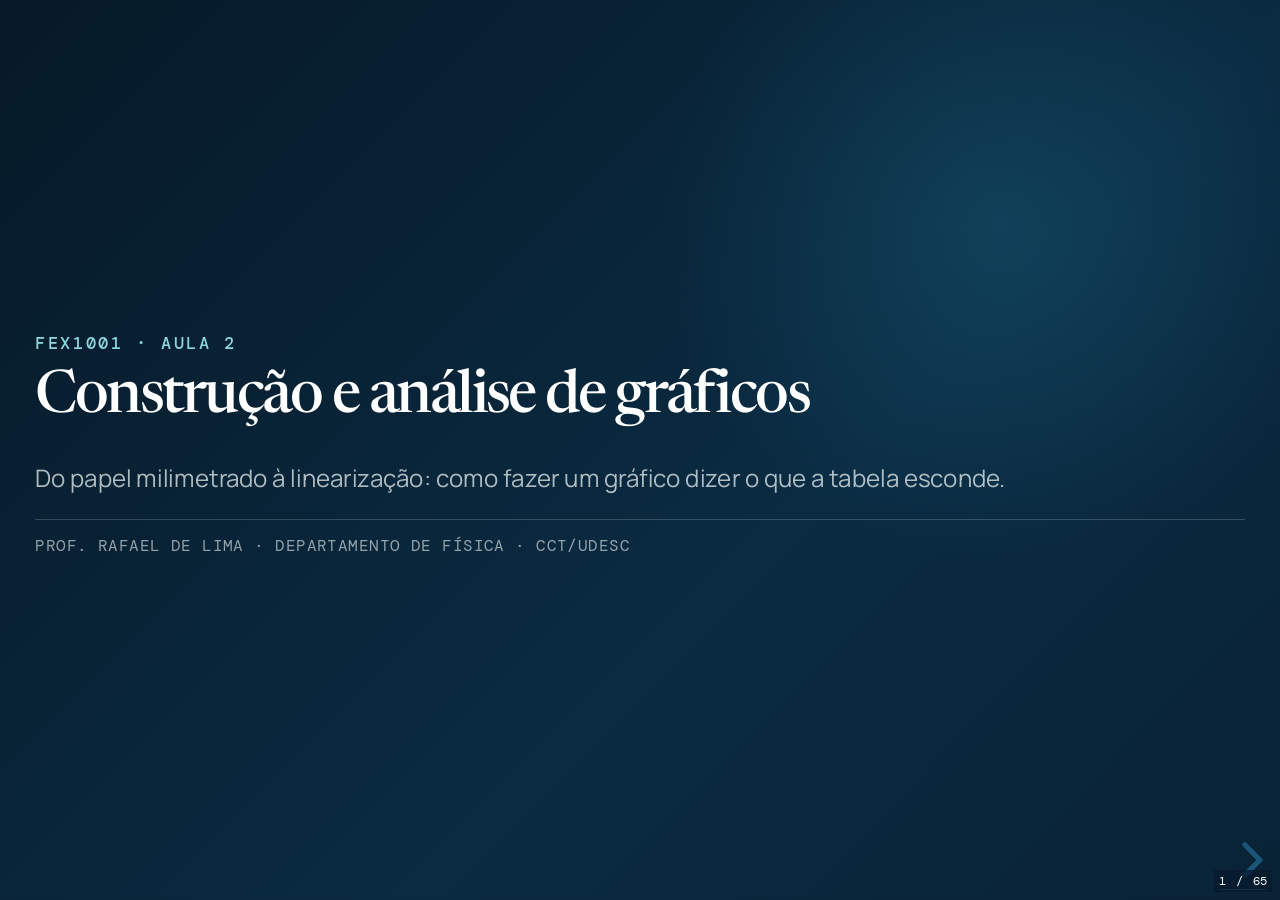
<file: aulas/aula-02-graficos/index.html>
<!doctype html>
<html lang="pt-BR">
  <head>
    <meta charset="utf-8">
    <meta name="viewport" content="width=device-width, initial-scale=1">
    <meta name="description" content="Aula 2 da FEX1001 — Construção de gráficos, linearização e papéis logarítmicos. UDESC/CCT.">
    <meta name="theme-color" content="#071b2c">
    <title>Aula 2 · Construção e Análise de Gráficos · FEX1001</title>
    <link rel="icon" href="../../favicon.svg" type="image/svg+xml">
    <link rel="preconnect" href="https://fonts.googleapis.com">
    <link rel="preconnect" href="https://fonts.gstatic.com" crossorigin>
    <link href="https://fonts.googleapis.com/css2?family=DM+Mono:wght@400;500&family=Manrope:wght@400;500;600;700&family=Newsreader:opsz,wght@6..72,500;6..72,600&display=swap" rel="stylesheet">
    <link rel="stylesheet" href="../../vendor/reveal/dist/reset.css">
    <link rel="stylesheet" href="../../vendor/reveal/dist/reveal.css">
    <link rel="stylesheet" href="../deck.css">
  </head>
  <body>
    <div class="reveal">
      <div class="slides">

<section class="capa" data-background-gradient="radial-gradient(circle at 78% 25%, rgba(32,116,148,0.30), transparent 28%), linear-gradient(135deg, #061927 0%, #0a2b42 60%, #092236 100%)">
  <p class="eyebrow">FEX1001 · Aula 2</p>
  <h1>Construção e análise de gráficos</h1>
  <p class="capa-sub">
    Do papel milimetrado à linearização: como fazer um gráfico dizer o que a
    tabela esconde.
  </p>
  <p class="capa-rodape">Prof. Rafael de Lima · Departamento de Física · CCT/UDESC</p>
  <aside class="notes">
    Base: Apostila 2 — Construção de Gráficos (DFIS, CCT/UDESC). Navegação linear:
    seta para a direita avança por todos os slides.
  </aside>
</section>

<section>
  <p class="eyebrow">O caminho de hoje</p>
  <h2>Roteiro</h2>
  <div class="colunas">
    <ol>
      <li>Por que gráficos</li>
      <li>O sistema de coordenadas cartesianas</li>
      <li>Construção em papel milimetrado — os sete passos</li>
      <li>Gráfico linear: coeficientes angular e linear</li>
      <li>Linearização</li>
    </ol>
    <ol start="6">
      <li>Papel mono-log</li>
      <li>Papel di-log</li>
      <li>Um caso histórico</li>
      <li>Simulação: linearizar ao vivo</li>
      <li>Exercícios IV</li>
    </ol>
  </div>
  <div class="bloco regra">
    <span class="bloco-titulo">A ideia que atravessa a aula</span>
    <p>
      Uma <strong>reta</strong> é a única curva cujos parâmetros se leem direto do
      gráfico. Todo o resto da aula é sobre <strong>transformar o que você mediu
      em uma reta</strong> — e ler a física no coeficiente angular e no linear.
    </p>
  </div>
</section>

<section>
  <section class="divisoria" data-background-gradient="linear-gradient(145deg, #0a3854, #071b2c)">
    <p class="eyebrow">Parte 1</p>
    <h2>Por que gráficos</h2>
    <p>O que se enxerga num gráfico e não se enxerga numa tabela.</p>
  </section>

  <section>
    <h2>A tabela guarda; o gráfico mostra</h2>
    <p>
      Em vez de olhar para uma tabela de medidas, o cientista olha para o gráfico
      traçado a partir dela e <strong>percebe o comportamento</strong> das grandezas
      envolvidas.
    </p>
    <div class="bloco">
      <span class="bloco-titulo">Onde você já lê gráficos sem perceber</span>
      <p>
        A evolução do salário mínimo, o número de acidentes de trânsito, a ocupação
        do disco rígido em “pizza”, o <strong>eletrocardiograma</strong> — a medicina
        moderna é cheia de aparelhos cujo resultado é um gráfico.
      </p>
    </div>
    <p>
      O uso de gráficos na Física é tão importante quanto o conceito de função na
      Matemática: é a representação visual de como uma grandeza varia em relação
      a outra.
    </p>
  </section>

  <section>
    <h2>Duas grandezas, uma dependente da outra</h2>
    <p>
      Nesta disciplina trabalhamos sempre com <strong>duas</strong> grandezas: uma
      <strong>independente</strong> e outra que <strong>depende</strong> dela.
    </p>
    <div class="bloco exemplo">
      <span class="bloco-titulo">Exemplo</span>
      <p>
        O tempo flui independentemente de como a velocidade varia; a velocidade é que
        varia em função de como o tempo flui. Logo \(v = v(t)\), e nunca o contrário.
      </p>
    </div>
    <div class="bloco atencao">
      <span class="bloco-titulo">O aviso da apostila</span>
      <p>
        “Todos os estudantes têm dificuldades no aprendizado da construção de gráficos,
        e principalmente no uso da técnica da linearização.” E a receita que funciona é
        uma só: <strong>construir muitos gráficos</strong>.
      </p>
    </div>
  </section>
</section>

<section>
  <section class="divisoria" data-background-gradient="linear-gradient(145deg, #0a3854, #071b2c)">
    <p class="eyebrow">Parte 2</p>
    <h2>O sistema de coordenadas cartesianas</h2>
    <p>Quem vai em cada eixo, e por quê.</p>
  </section>

  <section class="denso">
    <h2>Abscissas e ordenadas</h2>
    <div class="colunas">
      <div>
        <p>
          Seja uma grandeza dependente \(u\) que varia como função de uma independente
          \(z\), isto é, \(u = f(z)\).
        </p>
        <div class="bloco regra">
          <span class="bloco-titulo">A regra</span>
          <p>
            Eixo <strong>x</strong> (abscissas): a variável <strong>independente</strong>.<br>
            Eixo <strong>y</strong> (ordenadas): a variável <strong>dependente</strong>.
          </p>
        </div>
        <p>
          A cada par ordenado \((x_i\,;\,y_i)\) corresponde um ponto \(P_i\); o conjunto
          deles é a <strong>curva</strong> da função. Os eixos admitem valores negativos,
          mas em geral se usa apenas o quadrante em que ambas são positivas.
        </p>
      </div>
      <figure>
        <img src="img/III-1.jpg" alt="Sistema de coordenadas cartesianas com os quatro quadrantes, eixo x horizontal das abscissas e eixo y vertical das ordenadas.">
        <figcaption>Figura III.1 — o plano cartesiano.</figcaption>
      </figure>
    </div>
  </section>
</section>

<section>
  <section class="divisoria" data-background-gradient="linear-gradient(145deg, #0a3854, #071b2c)">
    <p class="eyebrow">Parte 3</p>
    <h2>Construção em papel milimetrado</h2>
    <p>Sete passos, na ordem. O Exemplo 15 do começo ao fim.</p>
  </section>

  <section>
    <h3>Exemplo 15 — dilatação volumétrica de uma esfera</h3>
    <p>Mediu-se o volume \(V\) de uma esfera para várias temperaturas \(T\):</p>
    <table class="tabela-compacta">
      <tbody>
        <tr><th>V (10⁻⁹ m³)</th><td class="num">64,1</td><td class="num">80,7</td><td class="num">97,8</td><td class="num">114,9</td><td class="num">138,0</td><td class="num">162,5</td><td class="num">195,0</td><td class="num">223,3</td><td class="num">260,0</td></tr>
        <tr><th>T (°C)</th><td class="num">60,00</td><td class="num">65,00</td><td class="num">70,00</td><td class="num">75,00</td><td class="num">80,00</td><td class="num">85,00</td><td class="num">90,00</td><td class="num">95,00</td><td class="num">100,00</td></tr>
        <tr><th>i</th><td class="num">1</td><td class="num">2</td><td class="num">3</td><td class="num">4</td><td class="num">5</td><td class="num">6</td><td class="num">7</td><td class="num">8</td><td class="num">9</td></tr>
      </tbody>
    </table>
    <div class="bloco">
      <span class="bloco-titulo">O que a tabela já diz</span>
      <p>
        À medida que a temperatura aumenta, o volume dilata. O gráfico será
        <strong>V versus T</strong>, porque o volume é que depende da temperatura.
      </p>
    </div>
  </section>

  <section>
    <h2>Passo 1 — seleção do papel</h2>
    <div class="bloco regra">
      <span class="bloco-titulo">Por enquanto: milimetrado</span>
      <p>
        Em princípio, <strong>qualquer</strong> função de uma variável pode ser traçada
        em papel milimetrado. Não há restrições.
      </p>
    </div>
    <p>
      Mais adiante veremos que, para funções exponenciais e de potência, existem papéis
      que poupam trabalho — o mono-log e o di-log.
    </p>
  </section>

  <section>
    <h2>Passo 2 — definição dos eixos</h2>
    <div class="bloco regra">
      <span class="bloco-titulo">Causa e efeito</span>
      <p>
        A <strong>causa</strong> no eixo horizontal (x, independente).
        O <strong>efeito</strong> no eixo vertical (y, dependente).
      </p>
    </div>
    <div class="bloco atencao">
      <span class="bloco-titulo">Por que a ordem importa</span>
      <p>
        Ao medir a distância \(d\) percorrida em um intervalo \(t\), a distância varia
        conforme o tempo. Dizer que “o tempo varia de acordo com a distância” é um
        <strong>absurdo</strong>. Logo: \(d\) versus \(t\), nunca \(t\) versus \(d\).
      </p>
    </div>
    <p>No Exemplo 15, portanto: <strong>V versus T</strong>.</p>
  </section>

  <section class="denso">
    <h2>Passo 3 — registro dos eixos</h2>
    <div class="colunas">
      <div>
        <ul>
          <li>Na parte <strong>inferior direita</strong> do eixo horizontal: a variável
            independente, com a unidade entre parênteses.</li>
          <li>Na parte <strong>superior esquerda</strong> do eixo vertical: a variável
            dependente, com a unidade entre parênteses.</li>
          <li>Preferencialmente <strong>fora</strong> da região quadriculada.</li>
        </ul>
        <div class="bloco regra">
          <span class="bloco-titulo">A potência faz parte da unidade</span>
          <p>
            No Exemplo 15 o volume está em \(10^{-9}\ \mathrm{m^3}\) — e é assim que deve
            aparecer no eixo, com a potência inclusa.
          </p>
        </div>
      </div>
      <figure>
        <img src="img/III-3.jpg" alt="Detalhe do eixo vertical rotulado com V entre parênteses dez elevado a menos nove metros cúbicos.">
        <figcaption>Figura III.3 — a unidade com a potência de 10.</figcaption>
      </figure>
    </div>
  </section>

  <section>
    <h2>Passo 4 — escalas e posição do papel</h2>
    <div class="colunas">
      <div class="bloco">
        <span class="bloco-titulo">O papel</span>
        <p>
          Uma folha milimetrada tem <strong>280 mm</strong> num sentido e
          <strong>180 mm</strong> no outro. Escolha entre <strong>retrato</strong> e
          <strong>paisagem</strong>.
        </p>
      </div>
      <div class="bloco atencao">
        <span class="bloco-titulo">Ocupar bem ≠ preencher tudo</span>
        <p>
          A escala que preenche a folha inteira quase nunca é a melhor. Prefira uma
          <strong>escala limpa e fácil de ler</strong>, mesmo sobrando papel.
        </p>
      </div>
    </div>
    <div class="bloco regra">
      <span class="bloco-titulo">O teste decisivo</span>
      <p>
        Se você precisa <strong>fazer contas</strong> para localizar um ponto no gráfico,
        a escala está inadequada.
      </p>
    </div>
  </section>

  <section class="denso">
    <h3>Passo 4 — o volume, quatro possibilidades</h3>
    <p>A grandeza varia de 64,1 a 260,0. Ignorando a unidade por um momento:</p>
    <table class="tabela-compacta">
      <thead><tr><th>Posição</th><th>Início</th><th>Faixa ÷ papel</th><th>Escala adotada</th><th>Veredito</th></tr></thead>
      <tbody>
        <tr class="destaque"><td>retrato (280 mm)</td><td>do zero</td><td>260,0/280 = 0,929</td><td>1,0 unid. : 1 mm</td><td>260 mm — cabe bem</td></tr>
        <tr><td>retrato (280 mm)</td><td>em 60,0</td><td>200,0/280 = 0,714</td><td>1,0 unid. : 1,4 mm</td><td>1,4 mm não é divisão do papel</td></tr>
        <tr><td>paisagem (180 mm)</td><td>do zero</td><td>260,0/180 = 1,444</td><td>2,0 unid. : 1 mm</td><td>130 mm — sobra muito</td></tr>
        <tr><td>paisagem (180 mm)</td><td>em 60,0</td><td>200,0/180 = 1,11</td><td>2,0 unid. : 1 mm</td><td>100 mm — sobra muito</td></tr>
      </tbody>
    </table>
    <div class="bloco atencao">
      <span class="bloco-titulo">Fuja dos múltiplos de 3</span>
      <p>
        A escala “mais próxima” de 1,444 seria 1,5 — e todo múltiplo ou submúltiplo de 3
        leva a dízima periódica. Evite 0,375; 0,75; 1,5; 3; 6; 9; 12…
      </p>
    </div>
  </section>


  <section>
    <p class="eyebrow">Painel · experimente</p>
    <h2>Escolha a folha e a escala, e veja o que acontece</h2>
    <div id="papel"></div>
    <aside class="notes">
      Comece no estado inicial (retrato, V do zero, 1,0 : 1 mm, T do zero,
      1,00 : 1 mm) e mostre que sobra papel na horizontal. Depois peça para a
      turma sugerir mudanças. Vale mostrar o caso que estoura — paisagem com V
      do zero em 1,0 : 1 mm — para os pontos vermelhos aparecerem. E termine na
      conclusão da apostila: retrato, V do zero em 1,0 : 1 mm, T em 60,00 com
      1,00 : 4 mm; aí aparece o aviso do primeiro ponto em cima do eixo.
    </aside>
  </section>
  <section class="denso">
    <h3>Passo 4 — a temperatura</h3>
    <p>
      Varia de 60,00 a 100,00 °C. E vale a regra que muita gente esquece:
    </p>
    <div class="bloco regra">
      <span class="bloco-titulo">Independência</span>
      <p>A escala de um eixo é <strong>totalmente independente</strong> da do outro.</p>
    </div>
    <table class="tabela-compacta">
      <thead><tr><th>Posição</th><th>Início</th><th>Escala</th><th>Ocupa</th></tr></thead>
      <tbody>
        <tr><td>paisagem (280 mm)</td><td>do zero</td><td>1,00 : 2 mm</td><td>200 mm</td></tr>
        <tr><td>paisagem (280 mm)</td><td>em 60,00</td><td>1,00 : 5 mm</td><td>200 mm</td></tr>
        <tr><td>retrato (180 mm)</td><td>do zero</td><td>1,00 : 1 mm</td><td>100 mm — sobra muito</td></tr>
        <tr class="destaque"><td>retrato (180 mm)</td><td>em 60,00</td><td>1,00 : 4 mm</td><td>160 mm — ocupa bem</td></tr>
      </tbody>
    </table>
  </section>

  <section>
    <h3>Passo 4 — conclusão das conclusões</h3>
    <div class="bloco exemplo">
      <span class="bloco-titulo">A melhor combinação para o Exemplo 15</span>
      <p>
        <strong>Posição do papel: retrato.</strong>
      </p>
      <p style="margin-top:.5em">
        <strong>Eixo vertical</strong> — volume \(V\) — escala
        <strong>1,0 unidade : 1 mm</strong>, começando do <strong>zero</strong>.
      </p>
      <p style="margin-top:.35em">
        <strong>Eixo horizontal</strong> — temperatura \(T\) — escala
        <strong>1,0 unidade : 4 mm</strong>, começando em <strong>60,00</strong>.
      </p>
    </div>
    <p class="legenda-dv">
      Repare que os dois eixos usam escalas diferentes e pontos de partida diferentes —
      e está tudo certo.
    </p>
  </section>

  <section>
    <h2>Passo 5 — indicação de valores nos eixos</h2>
    <div class="bloco regra">
      <span class="bloco-titulo">Use múltiplos amigáveis</span>
      <p>Preferencialmente 2, 5, 10, 20, 50, 100…</p>
    </div>
    <div class="bloco atencao">
      <span class="bloco-titulo">Nunca</span>
      <p>
        Múltiplos ou submúltiplos de primos e fracionários: 3, 7, 9, 11, 13, 17;
        2,5; 3,3; 7,5; 8,25; 12,5…
      </p>
    </div>
    <div class="bloco atencao">
      <span class="bloco-titulo">Nunca, de novo</span>
      <p>
        <strong>Jamais indique nos eixos os valores dos pontos experimentais.</strong>
        Os valores dos eixos são referências da escala, não os seus dados.
      </p>
    </div>
    <p class="legenda-dv">
      E os valores indicados devem ter a <strong>mesma quantidade de algarismos
      significativos</strong> das medidas: 50,0; 100,0; 150,0 — e não 50; 100; 150.
    </p>
  </section>


  <section>
    <p class="eyebrow">Painel · da tabela para o papel</p>
    <h2>Um carrinho acelerado, e a folha na sua frente</h2>
    <div id="carrinho"></div>
    <aside class="notes">
      Agora as escalas são digitadas, não escolhidas de uma lista: o aluno decide
      quantas unidades valem 1 mm, em cada eixo, e onde cada eixo começa. Os
      valores iniciais desperdiçam papel de propósito. Peça uma sugestão antes de
      digitar. Vale testar um número exagerado para ver os pontos saírem da folha,
      e vale testar 0,5 no eixo t com retrato: dá exatamente 180 mm, os pontos
      encostam na borda, e aí entra a conversa sobre deixar margem. "Novos dados"
      sorteia outro conjunto — o erro de cada medida de posição é gaussiano.
    </aside>
  </section>

  <section>
    <p class="eyebrow">Painel · onde o eixo começa</p>
    <h2>Quando a faixa é estreita e fica longe do zero</h2>
    <div id="gas"></div>
    <aside class="notes">
      Lei de Gay-Lussac: pressão de um gás a volume constante. A pressão varia
      só de 101 a 138 kPa — uma faixa de 37 kPa sentada 100 kPa acima do zero.
      Comece pelo estado inicial: início 0 e escala 0,5, que faz o eixo P usar
      277 dos 280 mm. Parece que ocupa bem o papel — e os pontos ficam
      espremidos em 74 mm no alto da folha. É a armadilha: ocupar o papel não é
      o eixo ir longe, é o ponto mais alto e o mais baixo ficarem afastados.
      Depois ponha início 100 e escala 0,2: a mesma medida passa a ocupar
      186 mm. Vale mencionar a exceção: se você precisa extrapolar até P = 0 —
      que é como se estima o zero absoluto a partir desta experiência — aí o
      eixo tem de começar no zero mesmo, e você aceita perder resolução.
    </aside>
  </section>
  <section class="denso">
    <h2>Passo 6 — marcação dos pontos experimentais</h2>
    <div class="colunas">
      <div>
        <p>
          O ponto precisa ser marcado por um sinal que <strong>não deixe dúvida</strong>
          sobre sua localização.
        </p>
        <div class="bloco atencao">
          <span class="bloco-titulo">Depois de marcar, pare</span>
          <p>
            Nada de tracejados do ponto até os eixos. Identifique <strong>apenas</strong>
            os pontos experimentais.
          </p>
        </div>
      </div>
      <figure>
        <svg viewBox="0 0 300 120" width="100%" style="max-height:26vh" role="img"
             aria-label="Quatro marcadores aceitáveis para pontos experimentais: círculo com ponto central, cruz, quadrado com ponto central e triângulo com ponto central.">
          <g stroke="#102333" stroke-width="1.6" fill="none">
            <circle cx="40" cy="50" r="13"/><circle cx="120" cy="50" r="13"/>
            <rect x="187" y="37" width="26" height="26"/>
            <path d="M 260,36 L 274,62 L 246,62 Z"/>
            <path d="M 111,41 L 129,59 M 129,41 L 111,59"/>
          </g>
          <g fill="#b9494d">
            <circle cx="40" cy="50" r="2.6"/><circle cx="200" cy="50" r="2.6"/><circle cx="260" cy="53" r="2.6"/>
          </g>
          <g fill="#607080" font-family="DM Mono, monospace" font-size="11" text-anchor="middle">
            <text x="40" y="88">⊙</text><text x="120" y="88">⊗</text>
            <text x="200" y="88">▫</text><text x="260" y="88">△</text>
            <text x="150" y="110">o ponto marcado deve ser inconfundível</text>
          </g>
        </svg>
        <figcaption>Figura III.4 — marcadores aceitáveis.</figcaption>
      </figure>
    </div>
  </section>

  <section>
    <h2>Passo 7 — traçado da curva</h2>
    <div class="bloco regra">
      <span class="bloco-titulo">Suave e contínua</span>
      <p>
        O traçado deve ajustar-se <strong>o melhor possível</strong> aos pontos — não
        precisa passar por todos.
      </p>
    </div>
    <div class="bloco atencao">
      <span class="bloco-titulo">O erro mais comum de todos</span>
      <p>
        <strong>Nunca una os pontos experimentais por segmentos de reta.</strong> Isso
        afirmaria que a relação entre as grandezas é <strong>descontínua</strong>, o que
        dificilmente é verdade.
      </p>
    </div>
    <p class="legenda-dv">
      No gráfico final, o primeiro valor do eixo horizontal foi deslocado levemente para
      a direita: senão o primeiro ponto cairia em cima do eixo vertical.
    </p>
  </section>

  <section>
    <h3>Exemplo 15 — o gráfico pronto</h3>
    <figure>
      <img src="img/III-5.jpg" alt="Gráfico de V versus T em papel milimetrado, com nove pontos experimentais marcados e uma curva suave crescente passando entre eles.">
      <figcaption>Figura III.5 — sete passos depois.</figcaption>
    </figure>
  </section>

  <section>
    <h2>Os sete passos, de uma vez</h2>
    <div class="colunas">
      <ol>
        <li>Selecionar o papel</li>
        <li>Definir os eixos — causa em x, efeito em y</li>
        <li>Registrar os eixos com unidade e potência</li>
        <li>Determinar escalas e posição da folha</li>
      </ol>
      <ol start="5">
        <li>Indicar valores de referência nos eixos</li>
        <li>Marcar os pontos experimentais</li>
        <li>Traçar a curva suave</li>
      </ol>
    </div>
    <div class="bloco atencao">
      <span class="bloco-titulo">Os quatro erros que mais custam nota</span>
      <p>
        Ligar os pontos por retas · escrever os valores experimentais nos eixos ·
        escala em múltiplos de 3 · esquecer a unidade (com a potência) no eixo.
      </p>
    </div>
  </section>
</section>

<section>
  <section class="divisoria" data-background-gradient="linear-gradient(145deg, #0a3854, #071b2c)">
    <p class="eyebrow">Parte 4</p>
    <h2>Gráfico linear</h2>
    <p>Quando a curva é uma reta, os dois coeficientes carregam a física.</p>
  </section>

  <section>
    <h3>Exemplo 16 — bloco descendo um plano inclinado</h3>
    <table class="tabela-compacta">
      <tbody>
        <tr><th>v (10⁻³ m/s)</th><td class="num">105,0</td><td class="num">150,0</td><td class="num">240,0</td><td class="num">290,0</td><td class="num">340,0</td><td class="num">430,0</td><td class="num">500,0</td></tr>
        <tr><th>t (10⁻² s)</th><td class="num">1,00</td><td class="num">2,50</td><td class="num">6,00</td><td class="num">8,00</td><td class="num">10,00</td><td class="num">13,50</td><td class="num">16,00</td></tr>
      </tbody>
    </table>
    <p>
      A velocidade é função do tempo, então o gráfico é <strong>v versus t</strong>.
      Seguindo os sete passos, a curva traçada é <strong>uma reta</strong>.
    </p>
    <div class="bloco regra">
      <span class="bloco-titulo">A regra que vale daqui em diante</span>
      <p>
        Sempre que obtiver uma reta num gráfico, <strong>calcule os dois
        coeficientes</strong> — e descubra a que grandeza física cada um corresponde.
      </p>
    </div>
  </section>

  <section>
    <h3>Exemplo 16 — o gráfico</h3>
    <figure>
      <img src="img/III-6.jpg" alt="Gráfico de v versus t em papel milimetrado: sete pontos experimentais alinhados e uma reta traçada entre eles, com os pontos auxiliares P1, P2 e P3 marcados de forma distinta.">
      <figcaption>Figura III.6 — a curva é uma reta.</figcaption>
    </figure>
  </section>

  <section>
    <h2>A equação da reta</h2>
    $$ y(x) = a\,x + b $$
    <div class="colunas">
      <div class="bloco">
        <span class="bloco-titulo">a — coeficiente angular</span>
        <p>A inclinação. Tem unidade de \([y]/[x]\).</p>
      </div>
      <div class="bloco">
        <span class="bloco-titulo">b — coeficiente linear</span>
        <p>O valor de \(y\) quando \(x = 0\). Tem a unidade de \([y]\).</p>
      </div>
    </div>
    <p>
      A partir do gráfico determinamos esses dois números e os
      <strong>associamos a grandezas físicas</strong> que não estavam evidentes na
      tabela. É assim que se extrai informação de um gráfico.
    </p>
  </section>

  <section>
    <h2>Coeficiente angular</h2>
    $$ a = \frac{\Delta y}{\Delta x} = \frac{y_2 - y_1}{x_2 - x_1} $$
    <div class="bloco atencao">
      <span class="bloco-titulo">A regra que quase todo mundo erra</span>
      <p>
        \((x_1,y_1)\) e \((x_2,y_2)\) são dois pontos <strong>quaisquer da reta</strong> —
        e <strong>não podem ser pontos experimentais</strong>. Marque-os no gráfico com
        uma notação diferente da dos dados.
      </p>
    </div>
    <p class="legenda-dv">
      Por quê? Porque a reta é o <em>ajuste</em> aos dados. Usar um ponto experimental
      seria dar a ele um peso que ele não tem — e ele pode nem estar sobre a reta.
    </p>
  </section>

  <section>
    <h3>Exemplo 16 — calculando a inclinação</h3>
    <div class="conta">P₂ = (t₂ , v₂) = (14,50×10⁻² s ; 460,0×10⁻³ m/s)
P₁ = (t₁ , v₁) = ( 5,00×10⁻² s ; 210,0×10⁻³ m/s)

      Δv     (460,0 − 210,0)×10⁻³ m/s
a  =  ── =  ───────────────────────────  =  2,6315789 m/s²
      Δt      (14,50 − 5,00)×10⁻² s

<span class="tot">a = 2,63 m/s²</span></div>
    <div class="bloco exemplo">
      <span class="bloco-titulo">Leitura física</span>
      <p>
        A unidade saiu \(\mathrm{m/s^2}\): o coeficiente angular é a
        <strong>aceleração</strong> do bloco.
      </p>
    </div>
  </section>

  <section class="denso">
    <h3>Exemplo 16 — coeficiente linear, dois caminhos</h3>
    <div class="colunas">
      <div class="bloco">
        <span class="bloco-titulo">1 · calculado</span>
        <p>
          Toma-se um terceiro ponto não experimental da reta,
          \(P_3 = (3{,}50\times10^{-2}\,\mathrm{s}\,;\,170{,}0\times10^{-3}\,\mathrm{m/s})\),
          e usa-se \(b = y_3 - a x_3\):
        </p>
        <p style="margin-top:.4em">
          \(b = 170{,}0\times10^{-3} - (2{,}63)(3{,}50\times10^{-2}) = 78{,}0\times10^{-3}\ \mathrm{m/s}\)
        </p>
      </div>
      <div class="bloco">
        <span class="bloco-titulo">2 · lido</span>
        <p>
          Quando dá para prolongar a reta até cortar o eixo \(y\) (extrapolação), basta
          <strong>ler</strong> o valor em \(x = 0\):
        </p>
        <p style="margin-top:.4em">
          \(b = v(t=0) = 79{,}0\times10^{-3}\ \mathrm{m/s}\)
        </p>
      </div>
    </div>
    <div class="bloco">
      <span class="bloco-titulo">E a pequena diferença?</span>
      <p>
        78,0 contra 79,0 — resultado dos arredondamentos. <strong>Os dois são
        aceitos</strong>: a diferença está dentro da margem de erro.
      </p>
    </div>
  </section>

  <section>
    <h3>Exemplo 16 — a equação do movimento</h3>
    <p>Em um gráfico linear de \(v\) versus \(t\):</p>
    <div class="colunas">
      <div class="bloco exemplo">
        <span class="bloco-titulo">Coeficiente angular</span>
        <p>\(a = \alpha = 2{,}63\ \mathrm{m/s^2}\) — a <strong>aceleração</strong></p>
      </div>
      <div class="bloco exemplo">
        <span class="bloco-titulo">Coeficiente linear</span>
        <p>\(b = v_0 = 79{,}0\times10^{-3}\ \mathrm{m/s}\) — a <strong>velocidade inicial</strong></p>
      </div>
    </div>
    $$ v(t) = (2{,}63\ \mathrm{m/s^2})\,t + (79{,}0\times10^{-3}\ \mathrm{m/s}) $$
    <p class="legenda-dv">
      A tabela tinha catorze números. O gráfico entregou <strong>duas grandezas
      físicas</strong> e uma equação.
    </p>
  </section>
</section>

<section>
  <section class="divisoria" data-background-gradient="linear-gradient(145deg, #0a3854, #071b2c)">
    <p class="eyebrow">Parte 5</p>
    <h2>Linearização</h2>
    <p>Desentortar a curva para poder ler os coeficientes.</p>
  </section>

  <section>
    <h2>A ideia</h2>
    <p>
      Só sabemos extrair coeficientes de uma <strong>reta</strong>. Então, diante de uma
      curva qualquer, a estratégia é transformá-la em reta.
    </p>
    <div class="bloco regra">
      <span class="bloco-titulo">Linearização (ou anamorfose)</span>
      <p>
        Trocar a variável do eixo horizontal por uma <strong>função dela</strong>, de modo
        que a curva “desentorte” e vire reta.
      </p>
    </div>
    <p class="legenda-dv">
      É o conteúdo em que os alunos mais tropeçam — e o que mais aparece nos relatórios
      das experiências.
    </p>
  </section>

  <section>
    <h3>Exemplo 17 — movimento retilíneo</h3>
    <table class="tabela-compacta">
      <tbody>
        <tr><th>x (m)</th><td class="num">58,0</td><td class="num">84,0</td><td class="num">105,0</td><td class="num">150,0</td><td class="num">188,0</td><td class="num">240,0</td></tr>
        <tr><th>t (s)</th><td class="num">5,25</td><td class="num">7,00</td><td class="num">8,00</td><td class="num">10,00</td><td class="num">11,50</td><td class="num">13,00</td></tr>
      </tbody>
    </table>
    <div class="colunas">
      <figure>
        <img src="img/III-7.jpg" alt="Gráfico de x versus t em papel milimetrado: os pontos formam uma curva encurvada para cima, uma parábola, e não uma reta.">
        <figcaption>Figura III.7 — não é reta.</figcaption>
      </figure>
      <div>
        <p>A curva é uma <strong>parábola</strong>, do tipo</p>
        $$ x(t) = \varepsilon t^{2} + \gamma $$
        <div class="bloco atencao">
          <span class="bloco-titulo">A pergunta</span>
          <p>Como determinar graficamente \(\varepsilon\) e \(\gamma\)?</p>
        </div>
      </div>
    </div>
  </section>

  <section class="denso">
    <h3>Passo 1 — comparar com a equação da reta</h3>
    <p>
      Escrevemos a reta com um super-índice “linha”, para não confundir com a outra
      equação: \(y'(x') = a'x' + b'\). Comparando termo a termo:
    </p>
    <div class="conta">   x(t) = ε t² + γ
   y'(x') = a' x' + b'
   ───────────────────────────────
   x(t) = y'(x')      ε = a'      t² = x'      γ = b'</div>
    <div class="bloco exemplo">
      <span class="bloco-titulo">A conclusão</span>
      <p>
        Se \(y'\) versus \(x'\) é reta, então <strong>\(x\) versus \(t^2\)</strong> é reta.
      </p>
      <p style="margin-top:.4em">
        \(x\) versus \(t\) → não linear &nbsp;·&nbsp;
        \(x\) versus \(t^2\) → <strong>linear</strong>
      </p>
    </div>
  </section>

  <section>
    <h3>Passo 2 — calcular a nova tabela</h3>
    <table class="tabela-compacta">
      <tbody>
        <tr><th>x (m)</th><td class="num">58,0</td><td class="num">84,0</td><td class="num">105,0</td><td class="num">150,0</td><td class="num">188,0</td><td class="num">240,0</td></tr>
        <tr><th>t (s)</th><td class="num">5,25</td><td class="num">7,00</td><td class="num">8,00</td><td class="num">10,00</td><td class="num">11,50</td><td class="num">13,00</td></tr>
        <tr class="destaque"><th>t² (s²)</th><td class="num">27,6</td><td class="num">49,0</td><td class="num">64,0</td><td class="num">100,0</td><td class="num">132,2</td><td class="num">169,0</td></tr>
      </tbody>
    </table>
    <div class="bloco atencao">
      <span class="bloco-titulo">Duas coisas para não esquecer</span>
      <p>
        Respeite os <strong>algarismos significativos</strong> ao elevar ao quadrado —
        e a <strong>unidade nova</strong>: \(t^2\) está em \(\mathrm{s^2}\), não em s.
      </p>
    </div>
    <p class="legenda-dv">
      \(5{,}25^2 = 27{,}5625\), com três algarismos significativos → 27,6.
    </p>
  </section>

  <section class="denso">
    <h3>Passos 3 a 5 — o gráfico linearizado</h3>
    <div class="colunas">
      <figure>
        <img src="img/III-8.jpg" alt="Gráfico de x versus t ao quadrado em papel milimetrado: agora os pontos estão alinhados e a curva traçada é uma reta.">
        <figcaption>Figura III.8 — a mesma medida, agora reta.</figcaption>
      </figure>
      <div>
        <div class="conta">P₂ = (165,0 s² ; 230,0 m)
P₁ = ( 85,0 s² ; 130,0 m)

      (230,0 − 130,0) m
a' = ──────────────────── = 1,25 m/s²
      (165,0 − 85,0) s²</div>
        <div class="conta">P₃ = (125,0 s² ; 180,0 m)

b' = 180,0 − (1,25)(125,0) = 23,8 m   (calculado)
b' = x(t² = 0)             = 24,0 m   (lido)</div>
      </div>
    </div>
  </section>

  <section>
    <h3>Exemplo 17 — o resultado</h3>
    <div class="colunas">
      <div class="bloco exemplo">
        <span class="bloco-titulo">Coeficiente angular</span>
        <p>\(\varepsilon = 1{,}25\ \mathrm{m/s^2}\)</p>
      </div>
      <div class="bloco exemplo">
        <span class="bloco-titulo">Coeficiente linear</span>
        <p>\(\gamma = x_0 = 24{,}0\ \mathrm{m}\) — a <strong>posição inicial</strong></p>
      </div>
    </div>
    $$ x(t) = (1{,}25\ \mathrm{m/s^2})\,t^{2} + 24{,}0\ \mathrm{m} $$
    <div class="bloco regra">
      <span class="bloco-titulo">Cuidado com a interpretação</span>
      <p>
        Para este movimento, \(x(t) = x_0 + v_0 t + \tfrac{1}{2}\alpha t^2\). Como
        \(v_0 = 0\) e \(\tfrac{1}{2}\alpha = \varepsilon\), a aceleração é
        \(\alpha = 2\varepsilon = \mathbf{2{,}50\ \mathrm{m/s^2}}\) — e <strong>não</strong>
        1,25. O coeficiente angular nem sempre é a grandeza que você procura:
        às vezes é um múltiplo dela.
      </p>
    </div>
  </section>

  <section>
    <h2>O catálogo da linearização</h2>
    <table class="tabela-compacta">
      <thead><tr><th>Equação do fenômeno</th><th>Gráfico não linear</th><th>Gráfico linearizado</th></tr></thead>
      <tbody>
        <tr><td>\(Y = CX^{2} + D\)</td><td>Y versus X</td><td>Y versus \(X^{2}\)</td></tr>
        <tr><td>\(Y = CX^{1/2} + D\)</td><td>Y versus X</td><td>Y versus \(X^{1/2}\)</td></tr>
        <tr><td>\(Y = CX^{-1} + D\)</td><td>Y versus X</td><td>Y versus \(X^{-1}\)</td></tr>
        <tr><td>\(Y = CX^{3} + D\)</td><td>Y versus X</td><td>Y versus \(X^{3}\)</td></tr>
        <tr><td>\(Y = C\cos X + D\)</td><td>Y versus X</td><td>Y versus \(\cos X\)</td></tr>
        <tr><td>\(Y = C\ln X + D\)</td><td>Y versus X</td><td>Y versus \(\ln X\)</td></tr>
        <tr><td>\(Y = Ce^{X} + D\)</td><td>Y versus X</td><td>Y versus \(e^{X}\)</td></tr>
        <tr class="destaque"><td>\(Y = CX^{n} + D\)</td><td>Y versus X</td><td>Y versus \(X^{n}\)</td></tr>
      </tbody>
    </table>
    <p class="legenda-dv">
      Em todos: \(C = a'\) (coeficiente angular) e \(D = b'\) (coeficiente linear).
      O padrão é sempre o mesmo — troque o eixo x pela função que aparece na equação.
    </p>
  </section>
  <section>
    <p class="eyebrow">Painel · os dois espaços ao mesmo tempo</p>
    <h2>A reta de um lado é a curva do outro</h2>
    <div id="ajuste"></div>
    <aside class="notes">
      Cada conjunto foi gerado de uma equação conhecida e recebeu erro gaussiano
      em cada ponto — é dado de laboratório, não curva perfeita. Os controles
      começam desajustados de propósito. Mexa em um deles devagar e chame a
      atenção para o fato de que a reta da direita e a curva da esquerda se movem
      juntas: são a mesma coisa em dois sistemas de eixos. Depois clique em
      "Melhor ajuste" para mostrar o que o método dos mínimos quadrados encontra
      sobre os dados linearizados, e compare com os valores que geraram os dados.
      Vale trocar de conjunto e repetir: no exponencial, o eixo vertical vira
      ln y, e é por isso que o papel mono-log — o próximo assunto — existe.
      Os botões de erro redimensionam a mesma dispersão, sem sortear outra: em
      "sem erro" os pontos caem exatos sobre a curva e o resíduo mínimo vai a
      zero; subindo até 10% dá para discutir que o melhor ajuste continua sendo
      o melhor, mas os parâmetros ficam bem menos determinados.
    </aside>
  </section>
</section>

<section>
  <section class="divisoria" data-background-gradient="linear-gradient(145deg, #0a3854, #071b2c)">
    <p class="eyebrow">Parte 6</p>
    <h2>Papel mono-log</h2>
    <p>Para \(y = A e^{Bx}\), o papel já faz o logaritmo por você.</p>
  </section>

  <section>
    <h2>Duas funções merecem papel próprio</h2>
    <p>
      Toda curva pode ser graficada em milimetrado, e a linearização resolve o caso
      geral. Mas duas famílias de funções variam <strong>muito rápido</strong> e aparecem
      o tempo todo em Física: a <strong>exponencial</strong> e a <strong>potência</strong>.
    </p>
    <div class="colunas">
      <div class="bloco">
        <span class="bloco-titulo">Mono-log</span>
        <p>Um eixo linear, outro logarítmico. Lineariza \(y = Ae^{Bx}\).</p>
      </div>
      <div class="bloco">
        <span class="bloco-titulo">Di-log</span>
        <p>Os dois eixos logarítmicos. Lineariza \(y = kx^{n}\).</p>
      </div>
    </div>
    <div class="bloco regra">
      <span class="bloco-titulo">A economia</span>
      <p>
        Nesses papéis <strong>não é preciso calcular a nova tabela</strong> de logaritmos:
        marcam-se os valores medidos diretamente.
      </p>
    </div>
  </section>

  <section>
    <h3>Exemplo 18 — carga de um capacitor</h3>
    <table class="tabela-compacta">
      <tbody>
        <tr><th>V (μV)</th><td class="num">3,60</td><td class="num">8,00</td><td class="num">14,00</td><td class="num">31,00</td><td class="num">80,00</td><td class="num">180,00</td><td class="num">270,00</td></tr>
        <tr><th>t (ms)</th><td class="num">5,00</td><td class="num">15,00</td><td class="num">20,00</td><td class="num">30,00</td><td class="num">41,50</td><td class="num">50,00</td><td class="num">55,00</td></tr>
      </tbody>
    </table>
    <p>Sabe-se que o fenômeno obedece a \(V(t) = A e^{Bt}\). Como achar \(A\) e \(B\)?</p>
    <div class="conta">ln[V(t)] = ln[A e^{Bt}] = ln[A] + B·t·ln[e] = ln[A] + B·t

comparando com   y'(x') = a' x' + b' :

   ln[V(t)] = y'(x')     B = a'     t = x'     ln[A] = b'</div>
    <p class="legenda-dv">
      Logo <strong>ln V versus t</strong> é reta — e é isso que o papel mono-log desenha
      sozinho.
    </p>
  </section>

  <section class="denso">
    <h2>O papel mono-log</h2>
    <div class="colunas-1-2">
      <figure>
        <img src="img/III-9.jpg" alt="Folha de papel mono-log em branco: eixo horizontal com escala linear de 0 a 120 e eixo vertical com escala logarítmica de 1 a 1000, dividido em três décadas.">
        <figcaption>Figura III.9</figcaption>
      </figure>
      <div>
        <ul>
          <li>Abscissas: escala <strong>linear</strong>, em geral 120 unidades.</li>
          <li>Ordenadas: escala <strong>logarítmica</strong> de base 10, dividida em
            <strong>décadas</strong>.</li>
          <li>Cada década multiplica por 10 a anterior: 1 → 10 → 100 → 1000.</li>
        </ul>
        <div class="bloco atencao">
          <span class="bloco-titulo">Nunca comece do zero</span>
          <p>
            O logaritmo não é definido em zero. A escala começa em qualquer potência de
            dez: … 0,01; 0,1; 1; 10; 100; 1000 …
          </p>
        </div>
        <p class="legenda-dv">
          No eixo logarítmico não estão representados os valores, mas os
          <strong>logaritmos</strong> deles.
        </p>
      </div>
    </div>
  </section>

  <section class="denso">
    <h3>Exemplo 18 — o gráfico e as constantes</h3>
    <div class="colunas">
      <figure>
        <img src="img/III-10.jpg" alt="Gráfico de V versus t em papel mono-log: os pontos experimentais ficam alinhados numa reta ascendente, com os pontos auxiliares P1, P2 e P3 marcados.">
        <figcaption>Figura III.10 — reta no mono-log.</figcaption>
      </figure>
      <div>
        <div class="bloco atencao">
          <span class="bloco-titulo">A diferença que se anota</span>
          <p>
            No milimetrado o ponto é \([t_1,\,(\ln V)_1]\); no mono-log é
            \([t_1,\,\ln(V_1)]\) — lê-se \(V\) direto e o logaritmo entra na conta.
          </p>
        </div>
        <div class="conta">P₂ = (45,00 ms ; 110,00 μV)
P₁ = (25,00 ms ; 20,00 μV)

     ln(V₂/V₁)     ln(110,00/20,00)     1,70474809
B =  ───────── =  ────────────────── =  ──────────
     (t₂ − t₁)    (45,00−25,00)×10⁻³ s   20,00×10⁻³

<span class="tot">B = 85,24 s⁻¹</span></div>
      </div>
    </div>
  </section>

  <section>
    <h3>Exemplo 18 — a constante A</h3>
    <p>Como \(V(t) = Ae^{Bt}\), então \(V(0) = A\): basta ler onde a reta corta \(t = 0\).</p>
    <div class="colunas">
      <div class="bloco exemplo">
        <span class="bloco-titulo">Lido</span>
        <p>\(A = 2{,}35\ \mathrm{\mu V}\)</p>
      </div>
      <div class="bloco">
        <span class="bloco-titulo">Calculado</span>
        <p>
          Com \(P_3 = (33{,}00\ \mathrm{ms}\,;\,40{,}00\ \mathrm{\mu V})\):
        </p>
        <p style="margin-top:.35em">
          \(A = \dfrac{V_3}{e^{Bt_3}} = \dfrac{40{,}00}{e^{(85{,}24)(0{,}033)}} = 2{,}40\ \mathrm{\mu V}\)
        </p>
      </div>
    </div>
    <div class="bloco regra">
      <span class="bloco-titulo">A unidade de B</span>
      <p>
        O argumento da exponencial é <strong>adimensional</strong>. Então a unidade da
        constante dentro dela é sempre a <strong>inversa</strong> da unidade de \(x\) —
        aqui, \(\mathrm{s^{-1}}\).
      </p>
    </div>
  </section>

  <section>
    <h2>Mono-log, em resumo</h2>
    <div class="bloco regra">
      <span class="bloco-titulo">Quando \(y(x) = Ae^{Bx}\)</span>
      <p>O gráfico \(y\) versus \(x\) em papel mono-log é uma <strong>reta</strong>.</p>
    </div>
    $$ B = \frac{\ln(y_2) - \ln(y_1)}{x_2 - x_1} = \frac{\ln(y_2/y_1)}{x_2 - x_1} $$
    $$ A = \frac{y_3}{e^{Bx_3}}\ \text{(calculado)} \qquad\text{ou}\qquad A = y(x=0)\ \text{(lido)} $$
    <p class="legenda-dv">
      Os valores obtidos no mono-log devem concordar com os do gráfico \(\ln y\) versus
      \(x\) feito em milimetrado. Se não concordarem, algo está errado em um dos dois.
    </p>
  </section>
</section>

<section>
  <section class="divisoria" data-background-gradient="linear-gradient(145deg, #0a3854, #071b2c)">
    <p class="eyebrow">Parte 7</p>
    <h2>Papel di-log</h2>
    <p>Para \(y = kx^{n}\), quando nem o expoente se conhece.</p>
  </section>

  <section>
    <h2>Duas situações, dois caminhos</h2>
    <p>Muitos fenômenos obedecem a \(y(x) = kx^{n}\). Para linearizar:</p>
    <div class="colunas">
      <div class="bloco">
        <span class="bloco-titulo">Se \(n\) é conhecido</span>
        <p>
          Faça \(x' = x^{n}\) e trace \(y\) versus \(x^{n}\) em milimetrado. Reta, e
          calcula-se \(k\) pelo procedimento de sempre.
        </p>
      </div>
      <div class="bloco exemplo">
        <span class="bloco-titulo">Se \(n\) é desconhecido</span>
        <p>
          É o caso comum. Use o <strong>papel di-log</strong> — nele o próprio expoente
          aparece como coeficiente angular.
        </p>
      </div>
    </div>
    <div class="conta">log[I(V)] = log[C·Vʷ] = log[C] + w·log[V]

comparando com   y'(x') = a' x' + b' :

   log[I] = y'(x')     w = a'     log[V] = x'     log[C] = b'</div>
  </section>

  <section class="denso">
    <h3>Exemplo 19 — corrente numa lâmpada</h3>
    <table class="tabela-compacta">
      <tbody>
        <tr><th>I (mA)</th><td class="num">22,0</td><td class="num">60,0</td><td class="num">91,0</td><td class="num">180,0</td><td class="num">330,0</td><td class="num">520,0</td></tr>
        <tr><th>V (V)</th><td class="num">0,600</td><td class="num">2,500</td><td class="num">4,000</td><td class="num">11,500</td><td class="num">26,000</td><td class="num">49,000</td></tr>
      </tbody>
    </table>
    <p>
      O filamento incandescente não é ôhmico: \(I(V) = C V^{w}\), com \(C\) e \(w\)
      desconhecidos.
    </p>
    <div class="colunas">
      <figure>
        <img src="img/III-11.jpg" alt="Folha de papel di-log em branco: os dois eixos com escala logarítmica de base 10, divididos em décadas.">
        <figcaption>Figura III.11 — papel di-log.</figcaption>
      </figure>
      <div class="bloco atencao">
        <span class="bloco-titulo">Também aqui</span>
        <p>
          Os dois eixos são logarítmicos, divididos em décadas.
          <strong>Nenhum deles pode começar do zero.</strong>
        </p>
      </div>
    </div>
  </section>

  <section class="denso">
    <h3>Exemplo 19 — lendo o expoente no gráfico</h3>
    <div class="colunas">
      <figure>
        <img src="img/III-12.jpg" alt="Gráfico de I versus V em papel di-log: os pontos experimentais alinhados numa reta ascendente, com os pontos auxiliares marcados.">
        <figcaption>Figura III.12 — reta no di-log.</figcaption>
      </figure>
      <div>
        <div class="conta">P₂ = (20,000 V ; 280,0 mA)
P₁ = ( 1,000 V ;  30,0 mA)

     log(I₂/I₁)     log(280,0/30,0)     0,97003678
w =  ────────── =  ───────────────── = ───────────
     log(V₂/V₁)     log(20,00/1,000)     1,3010300

<span class="tot">w = 0,746</span></div>
        <div class="bloco">
          <span class="bloco-titulo">w é um número puro</span>
          <p>
            O resultado de um logaritmo é adimensional — como tem de ser, já que \(w\)
            é um <strong>expoente</strong>.
          </p>
        </div>
      </div>
    </div>
  </section>

  <section>
    <h3>Exemplo 19 — a constante C</h3>
    <p>
      Como \(I(V) = CV^{w}\), em \(V = 1\) temos \(I = C\cdot 1^{w} = C\). Basta ler onde
      a reta cruza a vertical de \(V = 1\).
    </p>
    <div class="colunas">
      <div class="bloco exemplo">
        <span class="bloco-titulo">Lido</span>
        <p>\(C = 30{,}0\ \mathrm{mA\cdot V^{-0{,}746}}\)</p>
      </div>
      <div class="bloco">
        <span class="bloco-titulo">Calculado</span>
        <p>Com \(P_3 = (5{,}000\ \mathrm{V}\,;\,100{,}0\ \mathrm{mA})\):</p>
        <p style="margin-top:.35em">
          \(C = \dfrac{I_3}{V_3^{\,w}} = \dfrac{100{,}0}{5{,}000^{0{,}746}} = 30{,}1\ \mathrm{mA\cdot V^{-0{,}746}}\)
        </p>
      </div>
    </div>
    <div class="bloco regra">
      <span class="bloco-titulo">A unidade de k, no caso geral</span>
      <p>
        De \(y = kx^{n}\) segue \([y] = [k]\,[x]^{n}\), logo
        \([k] = [y]\,[x]^{-n}\). É por isso que a unidade de \(C\) tem um expoente
        quebrado — e está correto.
      </p>
    </div>
  </section>

  <section>
    <h2>Di-log, em resumo</h2>
    <div class="bloco regra">
      <span class="bloco-titulo">Quando \(y(x) = kx^{n}\)</span>
      <p>O gráfico \(y\) versus \(x\) em papel di-log é uma <strong>reta</strong>.</p>
    </div>
    $$ n = \frac{\log(y_2) - \log(y_1)}{\log(x_2) - \log(x_1)} $$
    $$ k = \frac{y_3}{(x_3)^{n}}\ \text{(calculado)} \qquad\text{ou}\qquad k = y(x=1)\ \text{(lido)} $$
    <div class="colunas">
      <div class="bloco">
        <span class="bloco-titulo">Mono-log</span>
        <p>lê-se \(A\) em \(x = 0\)</p>
      </div>
      <div class="bloco">
        <span class="bloco-titulo">Di-log</span>
        <p>lê-se \(k\) em \(x = 1\)</p>
      </div>
    </div>
  </section>

  <section>
    <h2>Qual papel usar?</h2>
    <table>
      <thead><tr><th>A equação é…</th><th>Papel</th><th>O que a reta entrega</th></tr></thead>
      <tbody>
        <tr><td>\(y = ax + b\)</td><td>milimetrado</td><td>\(a\) e \(b\) direto</td></tr>
        <tr><td>\(y = Cx^{n} + D\), com \(n\) conhecido</td><td>milimetrado, \(y\) versus \(x^{n}\)</td><td>\(C\) e \(D\)</td></tr>
        <tr class="destaque"><td>\(y = Ae^{Bx}\)</td><td>mono-log</td><td>\(B\) na inclinação, \(A\) em \(x=0\)</td></tr>
        <tr class="destaque"><td>\(y = kx^{n}\), com \(n\) desconhecido</td><td>di-log</td><td>\(n\) na inclinação, \(k\) em \(x=1\)</td></tr>
      </tbody>
    </table>
    <p class="legenda-dv">
      Note a diferença entre as duas últimas linhas: a exponencial tem o \(x\) no
      <em>expoente</em>; a potência tem o \(x\) na <em>base</em>. Trocar uma pela outra é
      o engano mais comum na hora de escolher o papel.
    </p>
  </section>
</section>

<section>
  <section class="divisoria" data-background-gradient="linear-gradient(145deg, #0a3854, #071b2c)">
    <p class="eyebrow">Parte 8</p>
    <h2>Um caso histórico</h2>
    <p>Quando a inclinação de uma reta mudou a ideia que se tinha do universo.</p>
  </section>

  <section class="denso">
    <p class="eyebrow">1929 · Edwin Hubble</p>
    <h2>A inclinação era a expansão do universo</h2>
    <div class="colunas">
      <figure>
        <img src="img/hubble-1929.jpg" alt="Gráfico original de Hubble de 1929: velocidade radial em quilômetros por segundo no eixo vertical contra distância em parsecs no eixo horizontal, com pontos bastante dispersos e duas retas ajustadas.">
        <p class="credito">E. Hubble, PNAS 15, 168 (1929) · domínio público</p>
      </figure>
      <div>
        <p>
          Hubble marcou a <strong>velocidade radial</strong> de galáxias contra a
          <strong>distância</strong> delas. Vinte e poucos pontos, bem espalhados.
        </p>
        <div class="bloco exemplo">
          <span class="bloco-titulo">O que a reta entregou</span>
          <p>
            O coeficiente angular dizia que quanto mais longe a galáxia, mais rápido ela
            se afasta — e <strong>proporcionalmente</strong> à distância. Era a assinatura
            de um universo em <strong>expansão</strong>.
          </p>
        </div>
        <p class="legenda-dv">
          O gráfico tem exatamente a estrutura que estudamos hoje: pontos experimentais,
          uma reta ajustada, e um coeficiente angular que <em>é</em> uma grandeza física —
          hoje chamada de constante de Hubble.
        </p>
      </div>
    </div>
  </section>

  <section>
    <h2>O que esse gráfico ensina para o seu relatório</h2>
    <div class="colunas">
      <div class="bloco">
        <span class="bloco-titulo">A dispersão é honesta</span>
        <p>
          Os pontos de Hubble estão longe da reta. Ele não os “ajeitou”: traçou a reta que
          melhor os representa e deixou a dispersão à vista.
        </p>
      </div>
      <div class="bloco">
        <span class="bloco-titulo">A reta não passa pelos pontos</span>
        <p>
          Ela passa <em>entre</em> eles. É por isso que os pontos usados para calcular os
          coeficientes <strong>não podem ser experimentais</strong>.
        </p>
      </div>
    </div>
    <div class="bloco atencao">
      <span class="bloco-titulo">E um detalhe que envelheceu mal</span>
      <p>
        A inclinação que Hubble obteve dava uma idade para o universo <strong>menor que a
        idade da Terra</strong> — o eixo das distâncias estava sistematicamente errado.
        A forma do gráfico estava certa; a calibração do eixo, não. Um
        <strong>erro sistemático</strong>, como os da Aula 1.
      </p>
    </div>
  </section>
</section>

<section>
  <section class="divisoria" data-background-gradient="linear-gradient(145deg, #0a3854, #071b2c)">
    <p class="eyebrow">Parte 9</p>
    <h2>Linearizar ao vivo</h2>
    <p>Escolha o fenômeno, escolha a transformação, veja se endireita.</p>
  </section>

  <section>
    <p class="eyebrow">Simulação</p>
    <h2>Qual transformação endireita esta curva?</h2>
    <div id="linearizacao"></div>
    <aside class="notes">
      Comece pelo primeiro fenômeno com os eixos em x e y: a curva está torta e o r² é
      baixo. Peça para a turma adivinhar a transformação antes de clicar. Depois mostre
      que a transformação errada também "quase" endireita em alguns casos — e que é o r²
      que decide. No caso da exponencial contra a potência, mostre que trocar ln y por
      log y não muda a forma, só a escala: as duas endireitam, e a diferença está no
      significado do coeficiente angular.
    </aside>
  </section>
</section>

<section>
  <section class="divisoria" data-background-gradient="linear-gradient(145deg, #0a3854, #071b2c)">
    <p class="eyebrow">Parte 10</p>
    <h2>Exercícios IV</h2>
    <p>Enunciados completos nas páginas 30 e 31 da Apostila 2.</p>
  </section>

  <section class="denso">
    <h3>Exercícios 1 a 3</h3>
    <ol>
      <li>
        <strong>MRUV.</strong> Dados de \(x\) e \(t\). Faça \(x\) versus \(t\), observe a
        curva; linearize com \(x\) versus \(t^2\); calcule os dois coeficientes; escreva
        \(x(t)\).
      </li>
      <li>
        <strong>\(y = ax^{n}\).</strong> Faça \(y\) versus \(x\) em milimetrado (não é
        linear); depois \(\log y\) versus \(\log x\) em milimetrado; calcule os
        coeficientes; refaça em <strong>papel di-log</strong> e compare os resultados
        obtidos nos dois papéis.
      </li>
      <li>
        <strong>\(y = ae^{bx}\).</strong> Mesmo roteiro: milimetrado, depois \(\ln y\)
        versus \(x\), depois <strong>mono-log</strong>, e compare.
      </li>
    </ol>
    <p class="legenda-dv">
      Os exercícios 2 e 3 pedem deliberadamente os dois caminhos — o trabalhoso e o do
      papel especial — para você conferir que dão o mesmo resultado.
    </p>
  </section>

  <section class="denso">
    <h3>Exercícios 4 a 6</h3>
    <ol start="4">
      <li>
        <strong>Constante elástica pelo método dinâmico.</strong> Com
        \(T = 2\pi\sqrt{m/k}\) e uma tabela de \(T\) e \(m\), determine \(k\) a partir de
        um gráfico linear em papel milimetrado.
      </li>
      <li>
        <strong>Pressão de vapor.</strong> Com \(P(T) = P_0 e^{-\lambda/RT}\) e
        \(R = 8{,}314\ \mathrm{J/(mol\,K)}\), escolha o papel adequado, faça o gráfico
        linear e calcule \(P_0\) e \(\lambda\), com unidades.
      </li>
      <li>
        <strong>Onda eletromagnética.</strong> Com \(S(E) = AE^{B}\), escolha o papel
        adequado e determine \(A\) e \(B\), com unidades.
      </li>
    </ol>
    <div class="bloco atencao">
      <span class="bloco-titulo">Repare no exercício 5</span>
      <p>
        O expoente é \(-\lambda/RT\), com o \(T\) no <strong>denominador</strong>. A
        linearização não é \(\ln P\) versus \(T\), e sim \(\ln P\) versus
        <strong>\(1/T\)</strong>. Ler a equação com atenção antes de escolher o eixo vale
        mais que qualquer regra decorada.
      </p>
    </div>
  </section>
</section>

<section>
  <section class="denso">
    <h2>Resumo</h2>
    <div class="colunas">
      <div>
        <h4>Construir</h4>
        <ul>
          <li>Causa em x, efeito em y.</li>
          <li>Unidade — com a potência — nos dois eixos.</li>
          <li>Escala limpa; nada de múltiplos de 3.</li>
          <li>Nunca os valores experimentais nos eixos.</li>
          <li>Curva suave; jamais ligar pontos por retas.</li>
        </ul>
      </div>
      <div>
        <h4>Extrair</h4>
        <ul>
          <li>Achou reta, calcule \(a\) e \(b\).</li>
          <li>Pontos do cálculo <strong>nunca</strong> são experimentais.</li>
          <li>Não é reta? Linearize.</li>
          <li>Exponencial → mono-log; potência → di-log.</li>
          <li>Confira a unidade que sai de cada coeficiente.</li>
        </ul>
      </div>
    </div>
    <div class="bloco regra">
      <span class="bloco-titulo">A pergunta que resolve quase tudo</span>
      <p>
        Olhando a equação do fenômeno, <strong>o que precisa ir no eixo x para que ela
        vire \(y = ax + b\)?</strong> A resposta é a linearização.
      </p>
    </div>
  </section>

  <section class="capa" data-background-gradient="radial-gradient(circle at 78% 25%, rgba(32,116,148,0.30), transparent 28%), linear-gradient(135deg, #061927 0%, #0a2b42 60%, #092236 100%)">
    <p class="eyebrow">Para levar da aula</p>
    <h1>A reta é a única curva<br>que se deixa ler.</h1>
    <p class="capa-sub">
      Apostila 2 e material completo em
      <strong>github.com/RafaelCRdeLima/FEX1001</strong>
    </p>
    <p class="capa-rodape">
      FEX1001 · Física Experimental I · Prof. Rafael de Lima · CCT/UDESC
    </p>
  </section>
</section>

      </div>
    </div>

    <script src="../../vendor/reveal/dist/reveal.js"></script>
    <script src="../../vendor/reveal/plugin/notes/notes.js"></script>
    <script src="../../vendor/reveal/plugin/zoom/zoom.js"></script>
    <script src="../../vendor/reveal/plugin/math/math.js"></script>
    <script>
      Reveal.initialize({
        width: 1280,
        height: 720,
        margin: 0.055,
        minScale: 0.2,
        maxScale: 1.6,
        hash: true,
        slideNumber: 'c/t',
        transition: 'fade',
        transitionSpeed: 'fast',
        backgroundTransition: 'none',
        pdfSeparateFragments: false,

        // Navegação linear: → e ← percorrem TODOS os slides, para funcionar
        // com passador de slides. Mesma configuração da Aula 1.
        navigationMode: 'linear',
        keyboard: {
          37: 'prev', 38: 'prev', 33: 'prev',
          39: 'next', 40: 'next', 34: 'next', 32: 'next'
        },

        katex: {
          local: '../../vendor/katex',
          delimiters: [
            { left: '$$', right: '$$', display: true },
            { left: '\\[', right: '\\]', display: true },
            { left: '\\(', right: '\\)', display: false }
          ],
          ignoredTags: ['script', 'noscript', 'style', 'textarea', 'pre', 'code'],
          throwOnError: false
        },
        plugins: [RevealNotes, RevealZoom, RevealMath.KaTeX]
      });
    </script>
    <script src="../papel.js"></script>
    <script src="../ajuste.js"></script>
    <script src="../carrinho.js"></script>
    <script src="../gas.js"></script>
    <script src="../linearizacao.js"></script>
  </body>
</html>
</file>
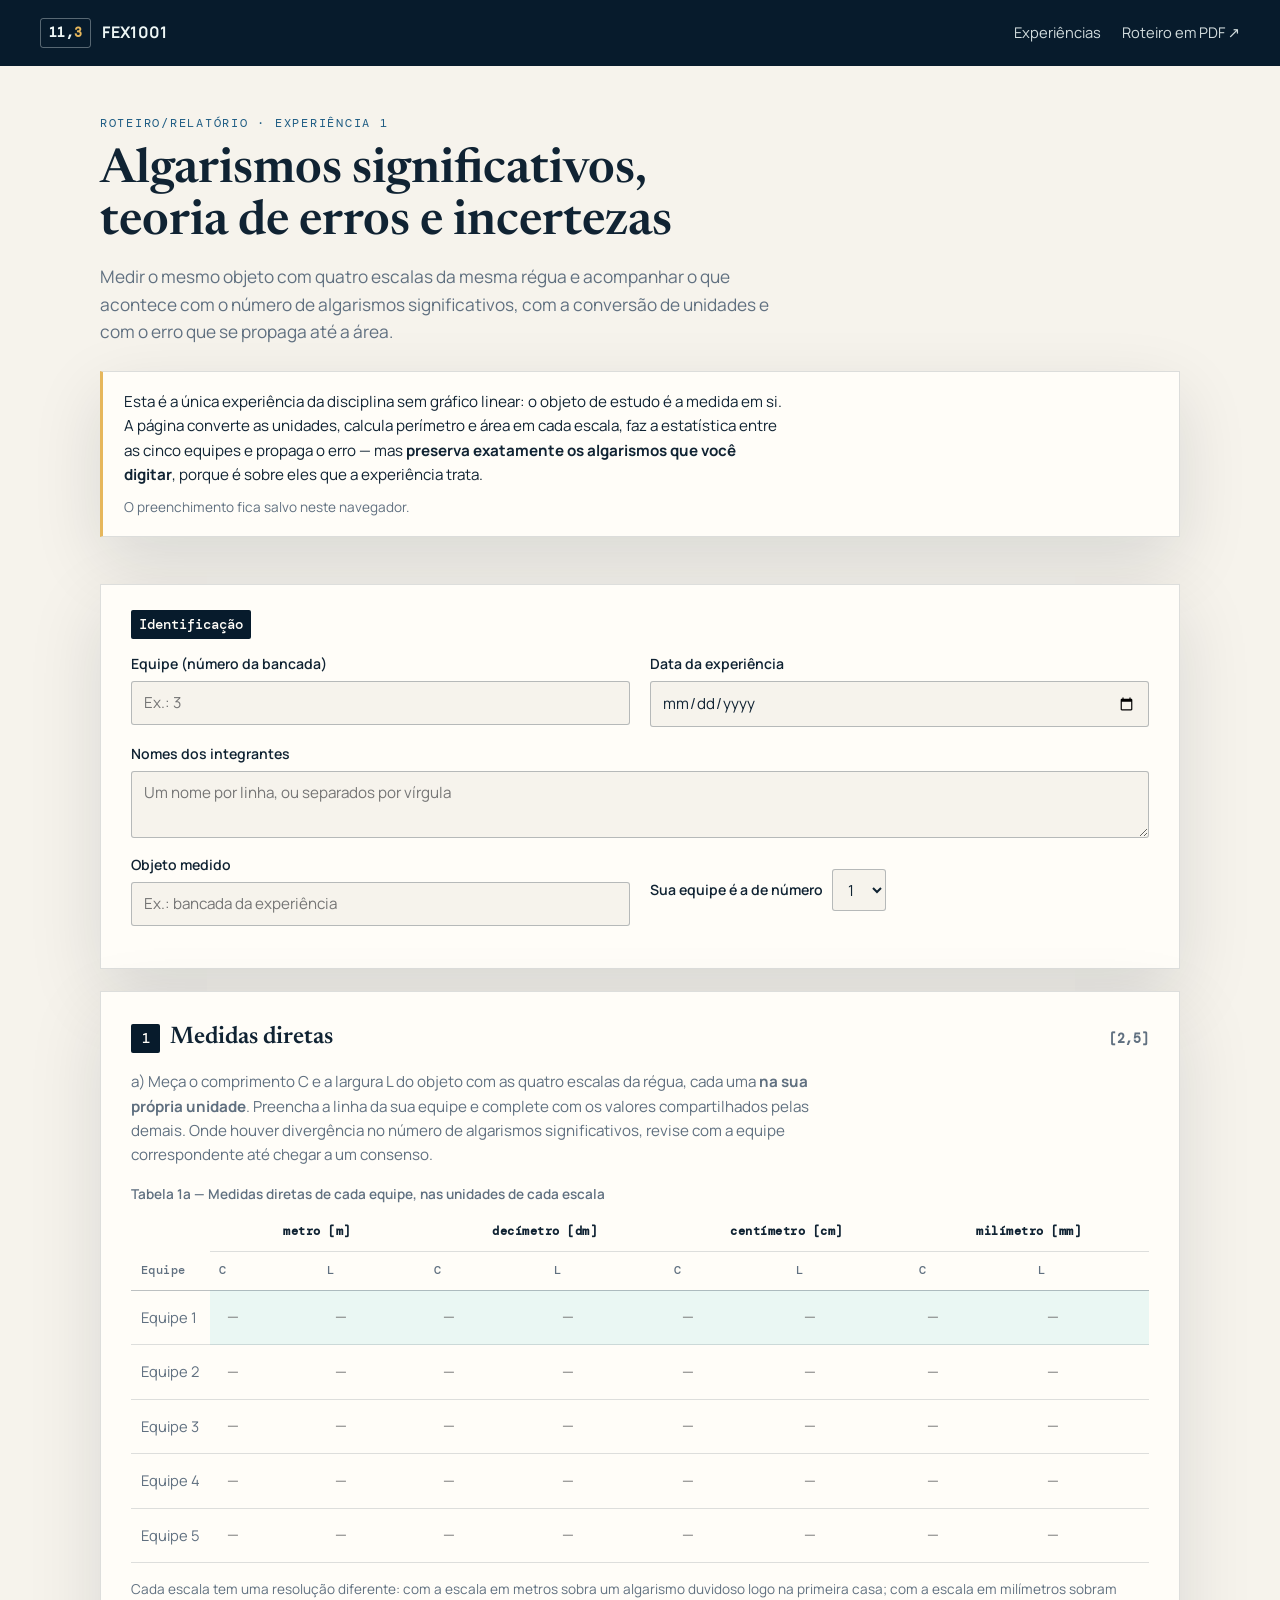
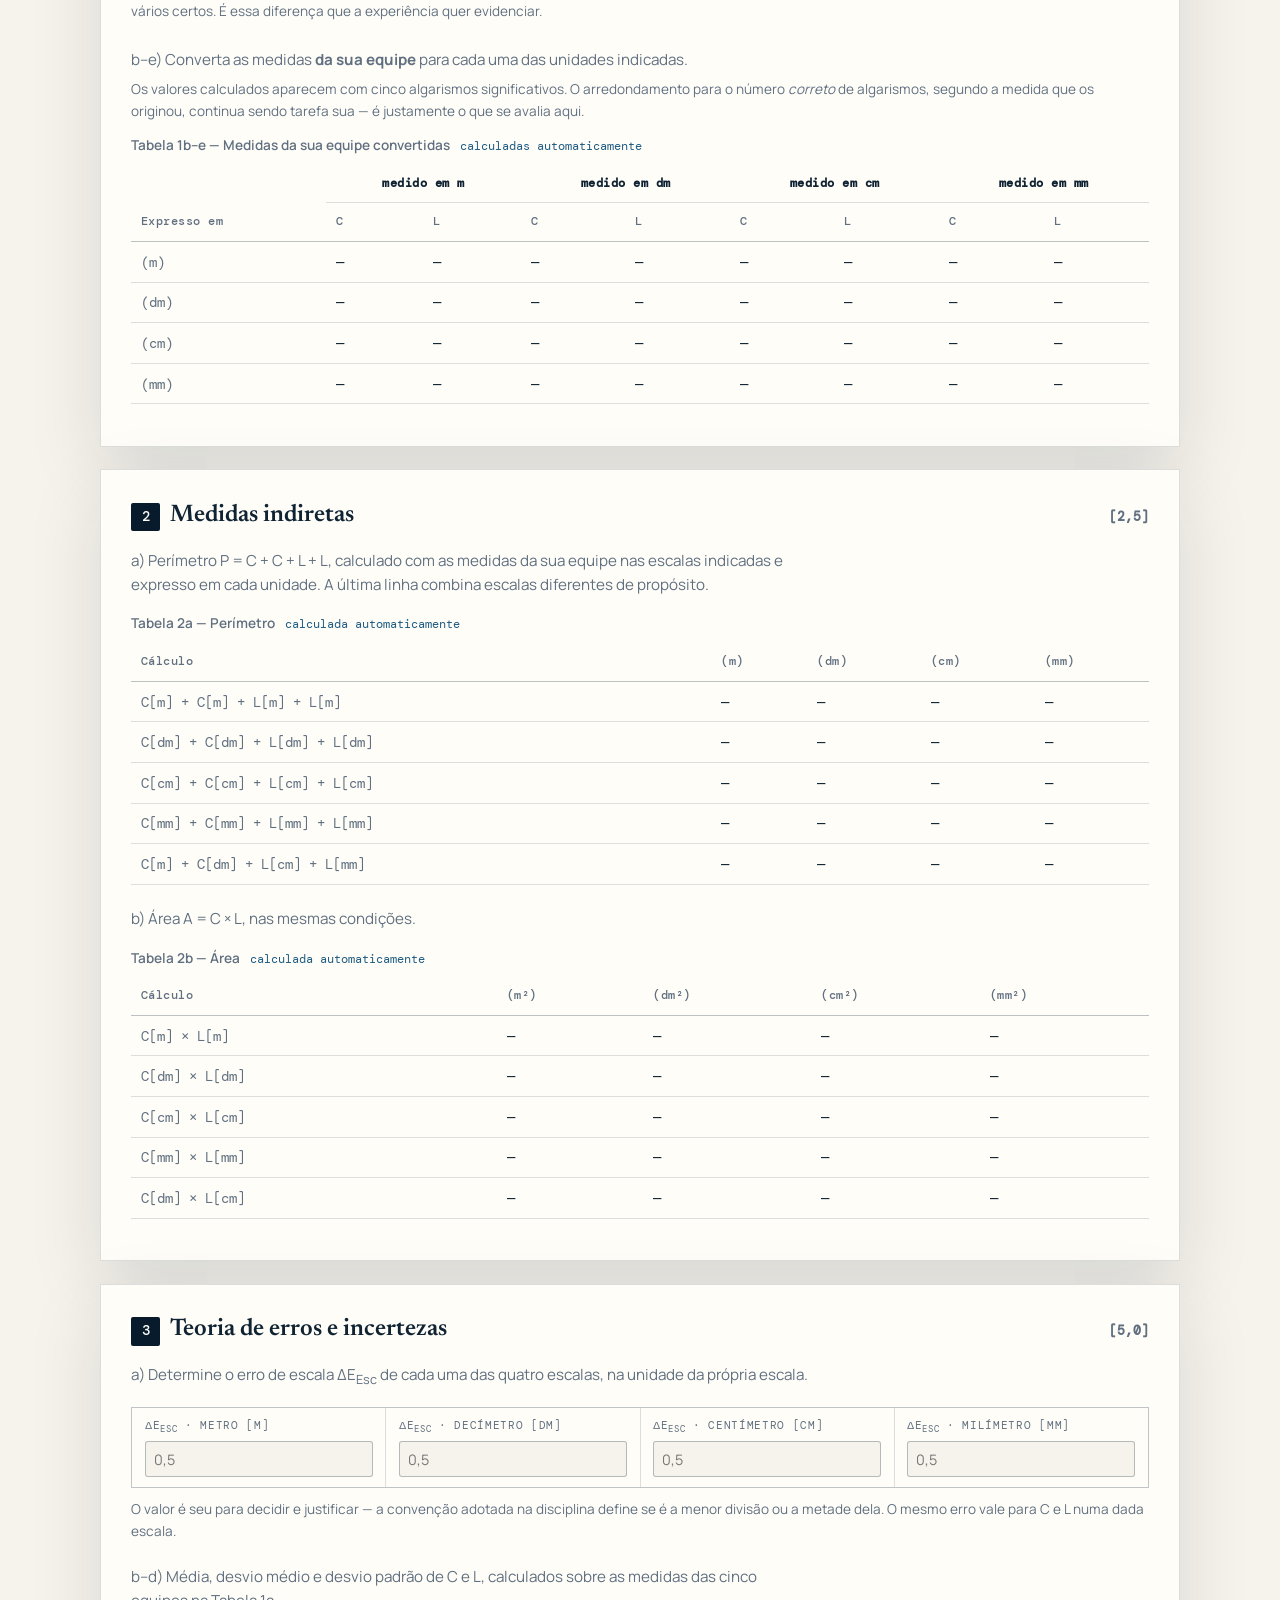
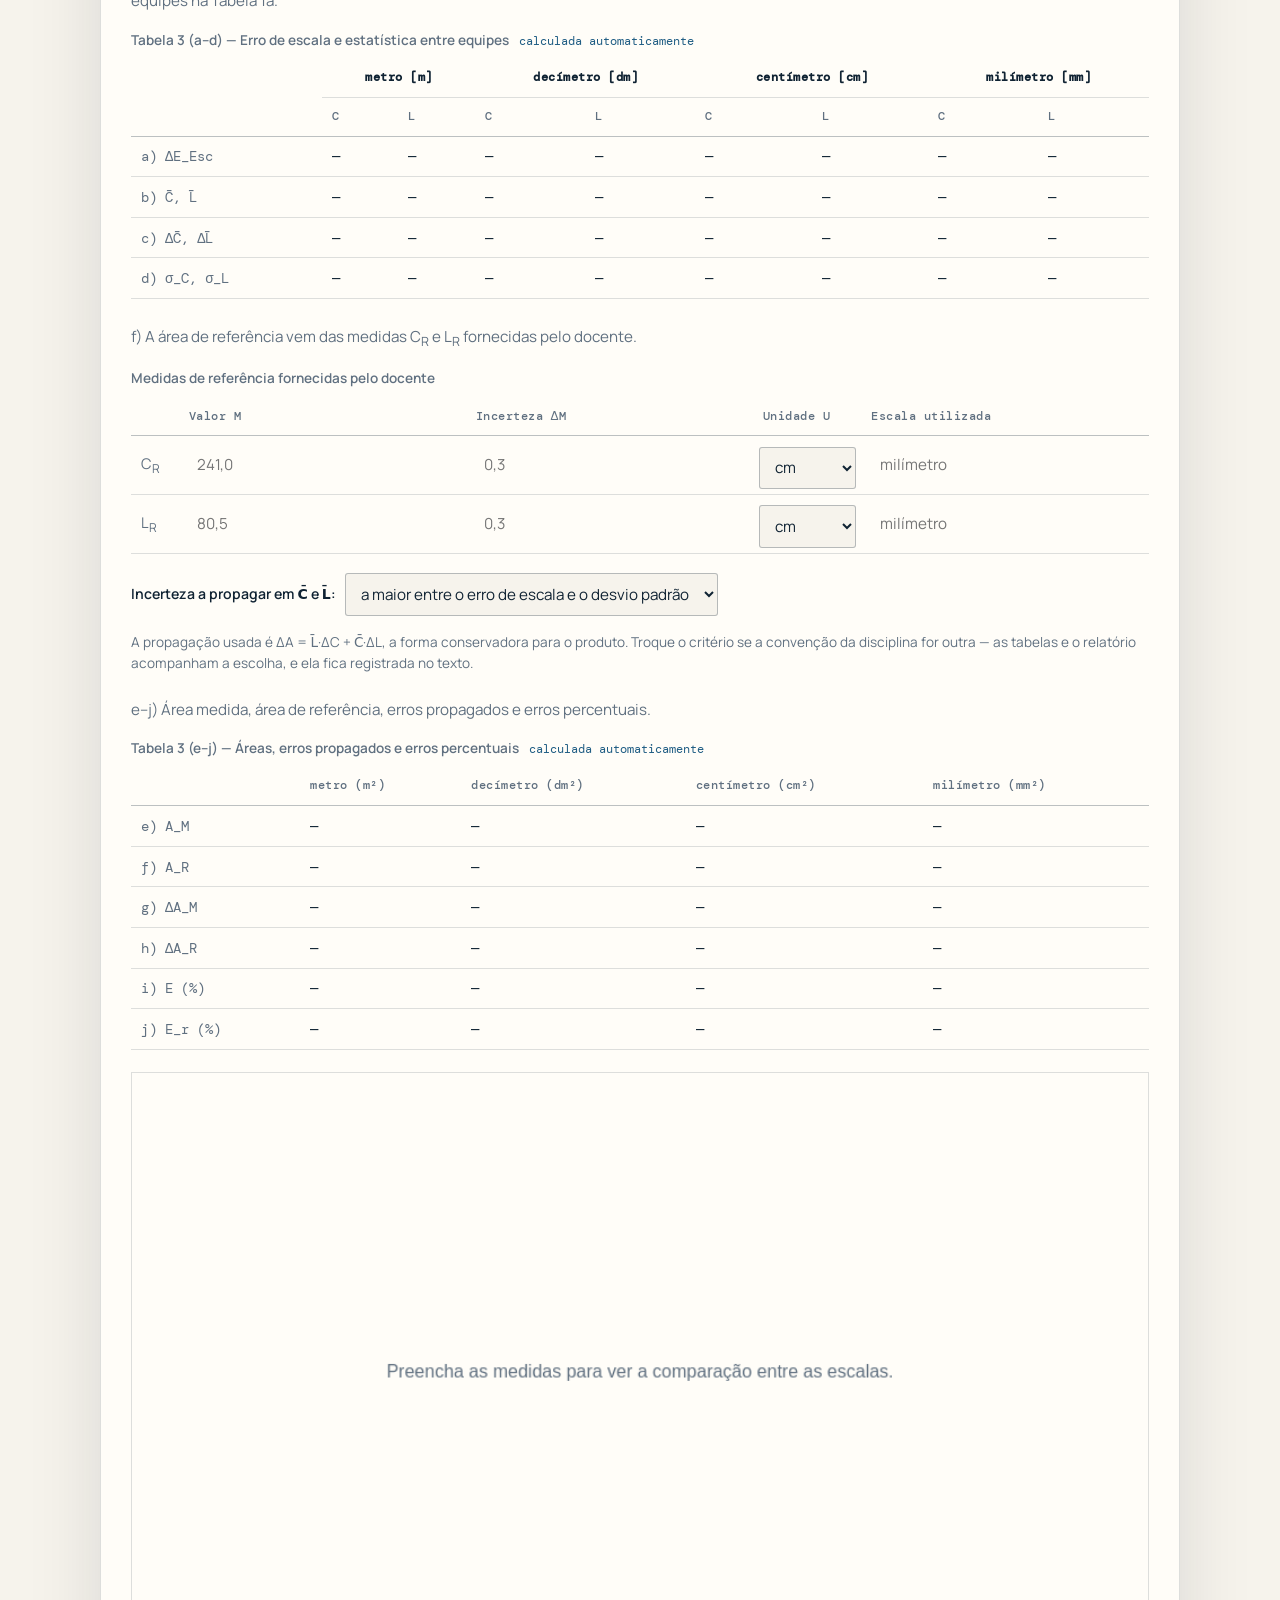
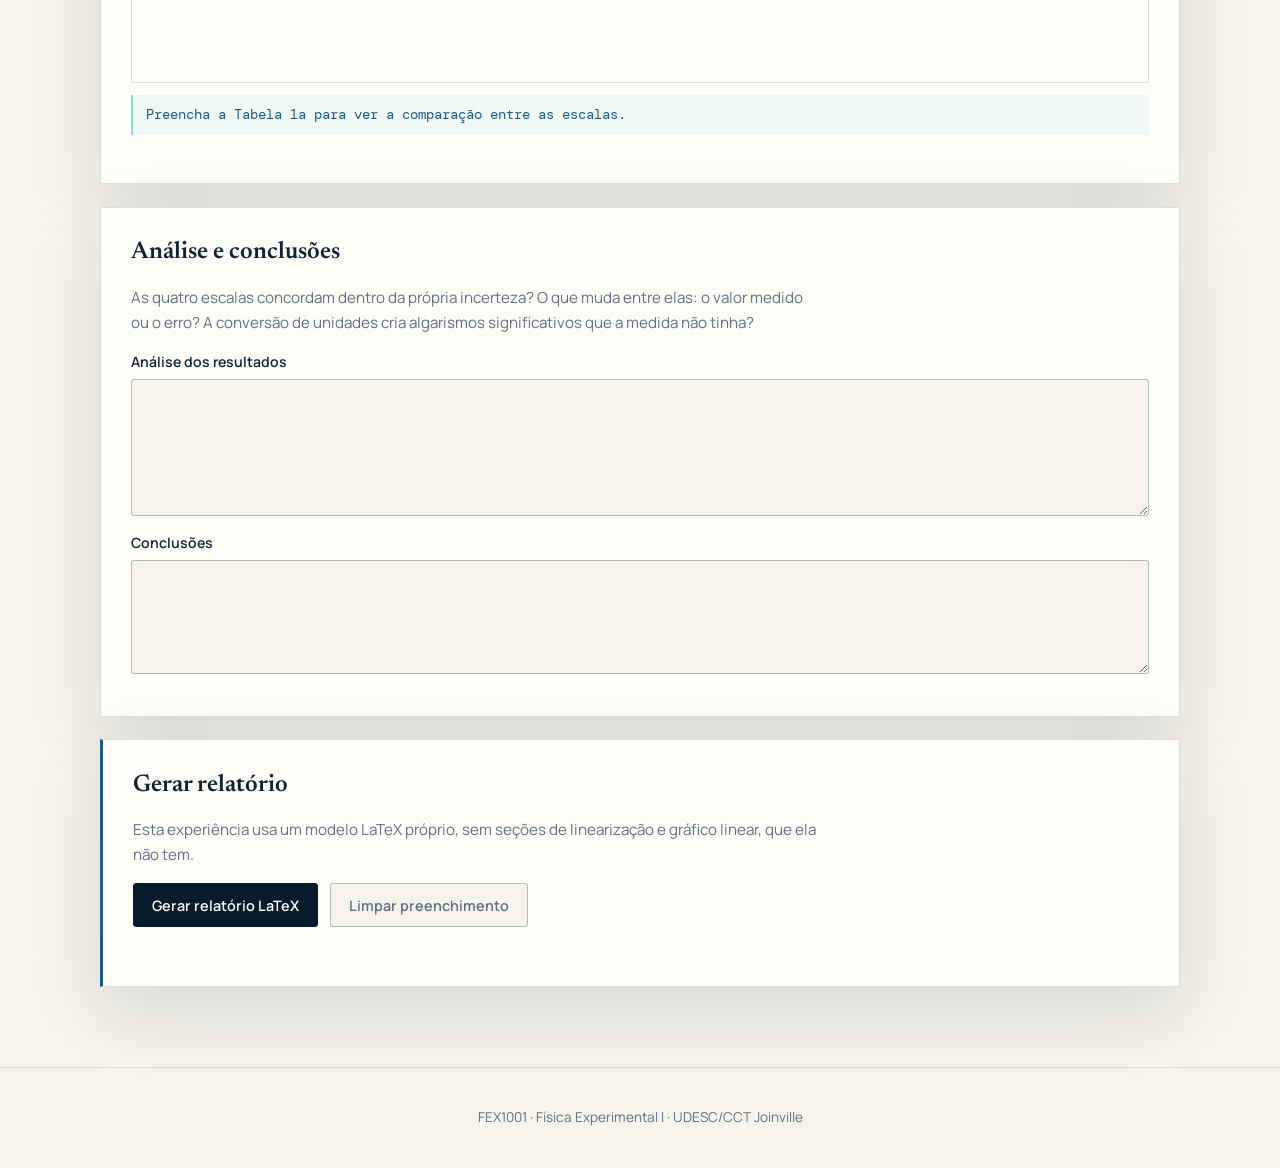
<file: laboratorios/experiencia-1/index.html>
<!doctype html>
<html lang="pt-BR">
<head>
<meta charset="utf-8">
<meta name="viewport" content="width=device-width, initial-scale=1">
<meta name="description" content="Roteiro/Relatório da Experiência 1 da FEX1001: algarismos significativos, teoria de erros e incertezas. Preencha os dados online e baixe o relatório em LaTeX.">
<meta name="theme-color" content="#071b2c">
<title>Experiência 1 · Algarismos significativos e incertezas · FEX1001</title>
<link rel="icon" href="../../favicon.svg" type="image/svg+xml">
<link rel="preconnect" href="https://fonts.googleapis.com">
<link rel="preconnect" href="https://fonts.gstatic.com" crossorigin>
<link href="https://fonts.googleapis.com/css2?family=DM+Mono:wght@400;500&family=Manrope:wght@400;500;600;700&family=Newsreader:opsz,wght@6..72,500;6..72,600&display=swap" rel="stylesheet">
<link rel="stylesheet" href="../lab.css">
</head>
<body>
<a class="skip-link" href="#conteudo">Ir para o conteúdo</a>

<header class="lab-header">
  <a class="brand" href="../../">
    <span class="brand-mark"><span class="mark-value">11,<b>3</b></span></span>
    <span>FEX1001</span>
  </a>
  <nav>
    <a href="../../#experiencias">Experiências</a>
    <a href="../../Apostilas%20e%20Relatorios/Experiencia%201.pdf">Roteiro em PDF ↗</a>
  </nav>
</header>

<main id="conteudo">

<section class="lab-hero">
  <p class="eyebrow">Roteiro/Relatório · Experiência 1</p>
  <h1>Algarismos significativos, teoria de erros e incertezas</h1>
  <p class="lead">
    Medir o mesmo objeto com quatro escalas da mesma régua e acompanhar o que
    acontece com o número de algarismos significativos, com a conversão de
    unidades e com o erro que se propaga até a área.
  </p>
  <div class="hero-note">
    <p>
      Esta é a única experiência da disciplina sem gráfico linear: o objeto de
      estudo é a medida em si. A página converte as unidades, calcula perímetro
      e área em cada escala, faz a estatística entre as cinco equipes e propaga
      o erro — mas <b>preserva exatamente os algarismos que você digitar</b>,
      porque é sobre eles que a experiência trata.
    </p>
    <p class="autosave">O preenchimento fica salvo neste navegador.</p>
  </div>
</section>

<section class="card">
  <h2><span class="tag">Identificação</span></h2>
  <div class="grid-2">
    <label>Equipe (número da bancada)
      <input type="text" id="equipe" placeholder="Ex.: 3" data-save>
    </label>
    <label>Data da experiência
      <input type="date" id="dataExp" data-save>
    </label>
  </div>
  <label>Nomes dos integrantes
    <textarea id="integrantes" rows="2" placeholder="Um nome por linha, ou separados por vírgula" data-save></textarea>
  </label>
  <div class="grid-2">
    <label>Objeto medido
      <input type="text" id="objeto" placeholder="Ex.: bancada da experiência" data-save>
    </label>
    <label class="inline-field">Sua equipe é a de número
      <select id="minhaEquipe" data-save>
        <option value="1">1</option><option value="2">2</option>
        <option value="3">3</option><option value="4">4</option>
        <option value="5">5</option>
      </select>
    </label>
  </div>
</section>

<!-- ======================== 1. MEDIDAS DIRETAS ======================== -->
<section class="card">
  <h2><span class="tag">1</span> Medidas diretas <span class="pts">[2,5]</span></h2>
  <p class="task">
    a) Meça o comprimento C e a largura L do objeto com as quatro escalas da
    régua, cada uma <b>na sua própria unidade</b>. Preencha a linha da sua
    equipe e complete com os valores compartilhados pelas demais. Onde houver
    divergência no número de algarismos significativos, revise com a equipe
    correspondente até chegar a um consenso.
  </p>
  <div class="table-wrap">
    <table id="tabela1" class="data-table">
      <caption>Tabela 1a — Medidas diretas de cada equipe, nas unidades de cada escala</caption>
      <thead>
        <tr class="group">
          <th class="spacer"></th>
          <th colspan="2">metro [m]</th>
          <th colspan="2">decímetro [dm]</th>
          <th colspan="2">centímetro [cm]</th>
          <th colspan="2">milímetro [mm]</th>
        </tr>
        <tr>
          <th>Equipe</th>
          <th>C</th><th>L</th><th>C</th><th>L</th>
          <th>C</th><th>L</th><th>C</th><th>L</th>
        </tr>
      </thead>
      <tbody></tbody>
    </table>
  </div>
  <p class="hint">
    Cada escala tem uma resolução diferente: com a escala em metros sobra um
    algarismo duvidoso logo na primeira casa; com a escala em milímetros
    sobram vários certos. É essa diferença que a experiência quer evidenciar.
  </p>

  <p class="task" style="margin-top:1.6rem">
    b–e) Converta as medidas <b>da sua equipe</b> para cada uma das unidades
    indicadas.
  </p>
  <p class="hint" style="margin-top:-.6rem;margin-bottom:.8rem">
    Os valores calculados aparecem com cinco algarismos significativos. O
    arredondamento para o número <i>correto</i> de algarismos, segundo a medida
    que os originou, continua sendo tarefa sua — é justamente o que se avalia
    aqui.
  </p>
  <div class="table-wrap">
    <table id="tabelaConv" class="data-table computed">
      <caption>Tabela 1b–e — Medidas da sua equipe convertidas <span class="auto">calculadas automaticamente</span></caption>
      <thead>
        <tr class="group">
          <th class="spacer"></th>
          <th colspan="2">medido em m</th>
          <th colspan="2">medido em dm</th>
          <th colspan="2">medido em cm</th>
          <th colspan="2">medido em mm</th>
        </tr>
        <tr>
          <th>Expresso em</th>
          <th>C</th><th>L</th><th>C</th><th>L</th>
          <th>C</th><th>L</th><th>C</th><th>L</th>
        </tr>
      </thead>
      <tbody></tbody>
    </table>
  </div>
</section>

<!-- ======================= 2. MEDIDAS INDIRETAS ======================= -->
<section class="card">
  <h2><span class="tag">2</span> Medidas indiretas <span class="pts">[2,5]</span></h2>
  <p class="task">
    a) Perímetro P = C + C + L + L, calculado com as medidas da sua equipe nas
    escalas indicadas e expresso em cada unidade. A última linha combina
    escalas diferentes de propósito.
  </p>
  <div class="table-wrap">
    <table id="tabelaPerimetro" class="data-table computed">
      <caption>Tabela 2a — Perímetro <span class="auto">calculada automaticamente</span></caption>
      <thead><tr><th>Cálculo</th><th>(m)</th><th>(dm)</th><th>(cm)</th><th>(mm)</th></tr></thead>
      <tbody></tbody>
    </table>
  </div>
  <p class="task" style="margin-top:1.4rem">
    b) Área A = C × L, nas mesmas condições.
  </p>
  <div class="table-wrap">
    <table id="tabelaArea" class="data-table computed">
      <caption>Tabela 2b — Área <span class="auto">calculada automaticamente</span></caption>
      <thead><tr><th>Cálculo</th><th>(m²)</th><th>(dm²)</th><th>(cm²)</th><th>(mm²)</th></tr></thead>
      <tbody></tbody>
    </table>
  </div>
</section>

<!-- ===================== 3. TEORIA DE ERROS =========================== -->
<section class="card">
  <h2><span class="tag">3</span> Teoria de erros e incertezas <span class="pts">[5,0]</span></h2>

  <p class="task">
    a) Determine o erro de escala ΔE<sub>Esc</sub> de cada uma das quatro
    escalas, na unidade da própria escala.
  </p>
  <div class="constants">
    <div class="constant editable">
      <span class="k">ΔE<sub>Esc</sub> · metro [m]</span>
      <input type="text" id="errEsc_m" placeholder="0,5" data-save>
    </div>
    <div class="constant editable">
      <span class="k">ΔE<sub>Esc</sub> · decímetro [dm]</span>
      <input type="text" id="errEsc_dm" placeholder="0,5" data-save>
    </div>
    <div class="constant editable">
      <span class="k">ΔE<sub>Esc</sub> · centímetro [cm]</span>
      <input type="text" id="errEsc_cm" placeholder="0,5" data-save>
    </div>
    <div class="constant editable">
      <span class="k">ΔE<sub>Esc</sub> · milímetro [mm]</span>
      <input type="text" id="errEsc_mm" placeholder="0,5" data-save>
    </div>
  </div>
  <p class="hint" style="margin-top:-.4rem">
    O valor é seu para decidir e justificar — a convenção adotada na disciplina
    define se é a menor divisão ou a metade dela. O mesmo erro vale para C e L
    numa dada escala.
  </p>

  <p class="task" style="margin-top:1.4rem">
    b–d) Média, desvio médio e desvio padrão de C e L, calculados sobre as
    medidas das cinco equipes na Tabela 1a.
  </p>
  <div class="table-wrap">
    <table id="tabela3" class="data-table computed">
      <caption>Tabela 3 (a–d) — Erro de escala e estatística entre equipes <span class="auto">calculada automaticamente</span></caption>
      <thead>
        <tr class="group">
          <th class="spacer"></th>
          <th colspan="2">metro [m]</th>
          <th colspan="2">decímetro [dm]</th>
          <th colspan="2">centímetro [cm]</th>
          <th colspan="2">milímetro [mm]</th>
        </tr>
        <tr>
          <th></th>
          <th>C</th><th>L</th><th>C</th><th>L</th>
          <th>C</th><th>L</th><th>C</th><th>L</th>
        </tr>
      </thead>
      <tbody></tbody>
    </table>
  </div>

  <p class="task" style="margin-top:1.6rem">
    f) A área de referência vem das medidas C<sub>R</sub> e L<sub>R</sub>
    fornecidas pelo docente.
  </p>
  <div class="table-wrap">
    <table class="data-table narrow" id="referencia">
      <caption>Medidas de referência fornecidas pelo docente</caption>
      <thead><tr><th></th><th>Valor M</th><th>Incerteza ΔM</th><th>Unidade U</th><th>Escala utilizada</th></tr></thead>
      <tbody>
        <tr>
          <td class="fixed">C<sub>R</sub></td>
          <td><input type="text" id="cRefV" placeholder="241,0" data-save></td>
          <td><input type="text" id="cRefE" placeholder="0,3" data-save></td>
          <td>
            <select id="cRefU" data-save>
              <option value="m">m</option><option value="dm">dm</option>
              <option value="cm" selected>cm</option><option value="mm">mm</option>
            </select>
          </td>
          <td><input type="text" id="cRefS" placeholder="milímetro" data-save></td>
        </tr>
        <tr>
          <td class="fixed">L<sub>R</sub></td>
          <td><input type="text" id="lRefV" placeholder="80,5" data-save></td>
          <td><input type="text" id="lRefE" placeholder="0,3" data-save></td>
          <td>
            <select id="lRefU" data-save>
              <option value="m">m</option><option value="dm">dm</option>
              <option value="cm" selected>cm</option><option value="mm">mm</option>
            </select>
          </td>
          <td><input type="text" id="lRefS" placeholder="milímetro" data-save></td>
        </tr>
      </tbody>
    </table>
  </div>

  <label class="inline-field" style="margin-top:1.2rem">Incerteza a propagar em C̄ e L̄:
    <select id="criterio" data-save>
      <option value="maior">a maior entre o erro de escala e o desvio padrão</option>
      <option value="escala">o erro de escala</option>
      <option value="padrao">o desvio padrão</option>
      <option value="medio">o desvio médio</option>
    </select>
  </label>
  <p class="hint">
    A propagação usada é ΔA = L̄·ΔC + C̄·ΔL, a forma conservadora para o
    produto. Troque o critério se a convenção da disciplina for outra — as
    tabelas e o relatório acompanham a escolha, e ela fica registrada no texto.
  </p>

  <p class="task" style="margin-top:1.4rem">
    e–j) Área medida, área de referência, erros propagados e erros percentuais.
  </p>
  <div class="table-wrap">
    <table id="tabela3b" class="data-table computed">
      <caption>Tabela 3 (e–j) — Áreas, erros propagados e erros percentuais <span class="auto">calculada automaticamente</span></caption>
      <thead>
        <tr><th></th><th>metro (m²)</th><th>decímetro (dm²)</th><th>centímetro (cm²)</th><th>milímetro (mm²)</th></tr>
      </thead>
      <tbody></tbody>
    </table>
  </div>

  <div class="chart-block">
    <canvas id="grafico" width="900" height="540"></canvas>
    <p class="fit-readout" id="graficoReadout">Preencha a Tabela 1a para ver a comparação entre as escalas.</p>
  </div>
</section>

<section class="card">
  <h2>Análise e conclusões</h2>
  <p class="task">
    As quatro escalas concordam dentro da própria incerteza? O que muda entre
    elas: o valor medido ou o erro? A conversão de unidades cria algarismos
    significativos que a medida não tinha?
  </p>
  <label>Análise dos resultados
    <textarea id="analiseTexto" rows="5" data-save></textarea>
  </label>
  <label>Conclusões
    <textarea id="concTexto" rows="4" data-save></textarea>
  </label>
</section>

<section class="card generate">
  <h2>Gerar relatório</h2>
  <p class="task">
    Esta experiência usa um modelo LaTeX próprio, sem seções de linearização e
    gráfico linear, que ela não tem.
  </p>
  <div class="gen-actions">
    <button type="button" class="button button-primary" id="gerar">Gerar relatório LaTeX</button>
    <button type="button" class="button button-ghost" id="limpar">Limpar preenchimento</button>
  </div>
  <p class="status" id="status"></p>
</section>

</main>

<footer class="lab-footer">
  <p>FEX1001 · Física Experimental I · UDESC/CCT Joinville</p>
</footer>

<script src="../lab.js"></script>
<script src="lab-experiencia-1.js"></script>
</body>
</html>
</file>
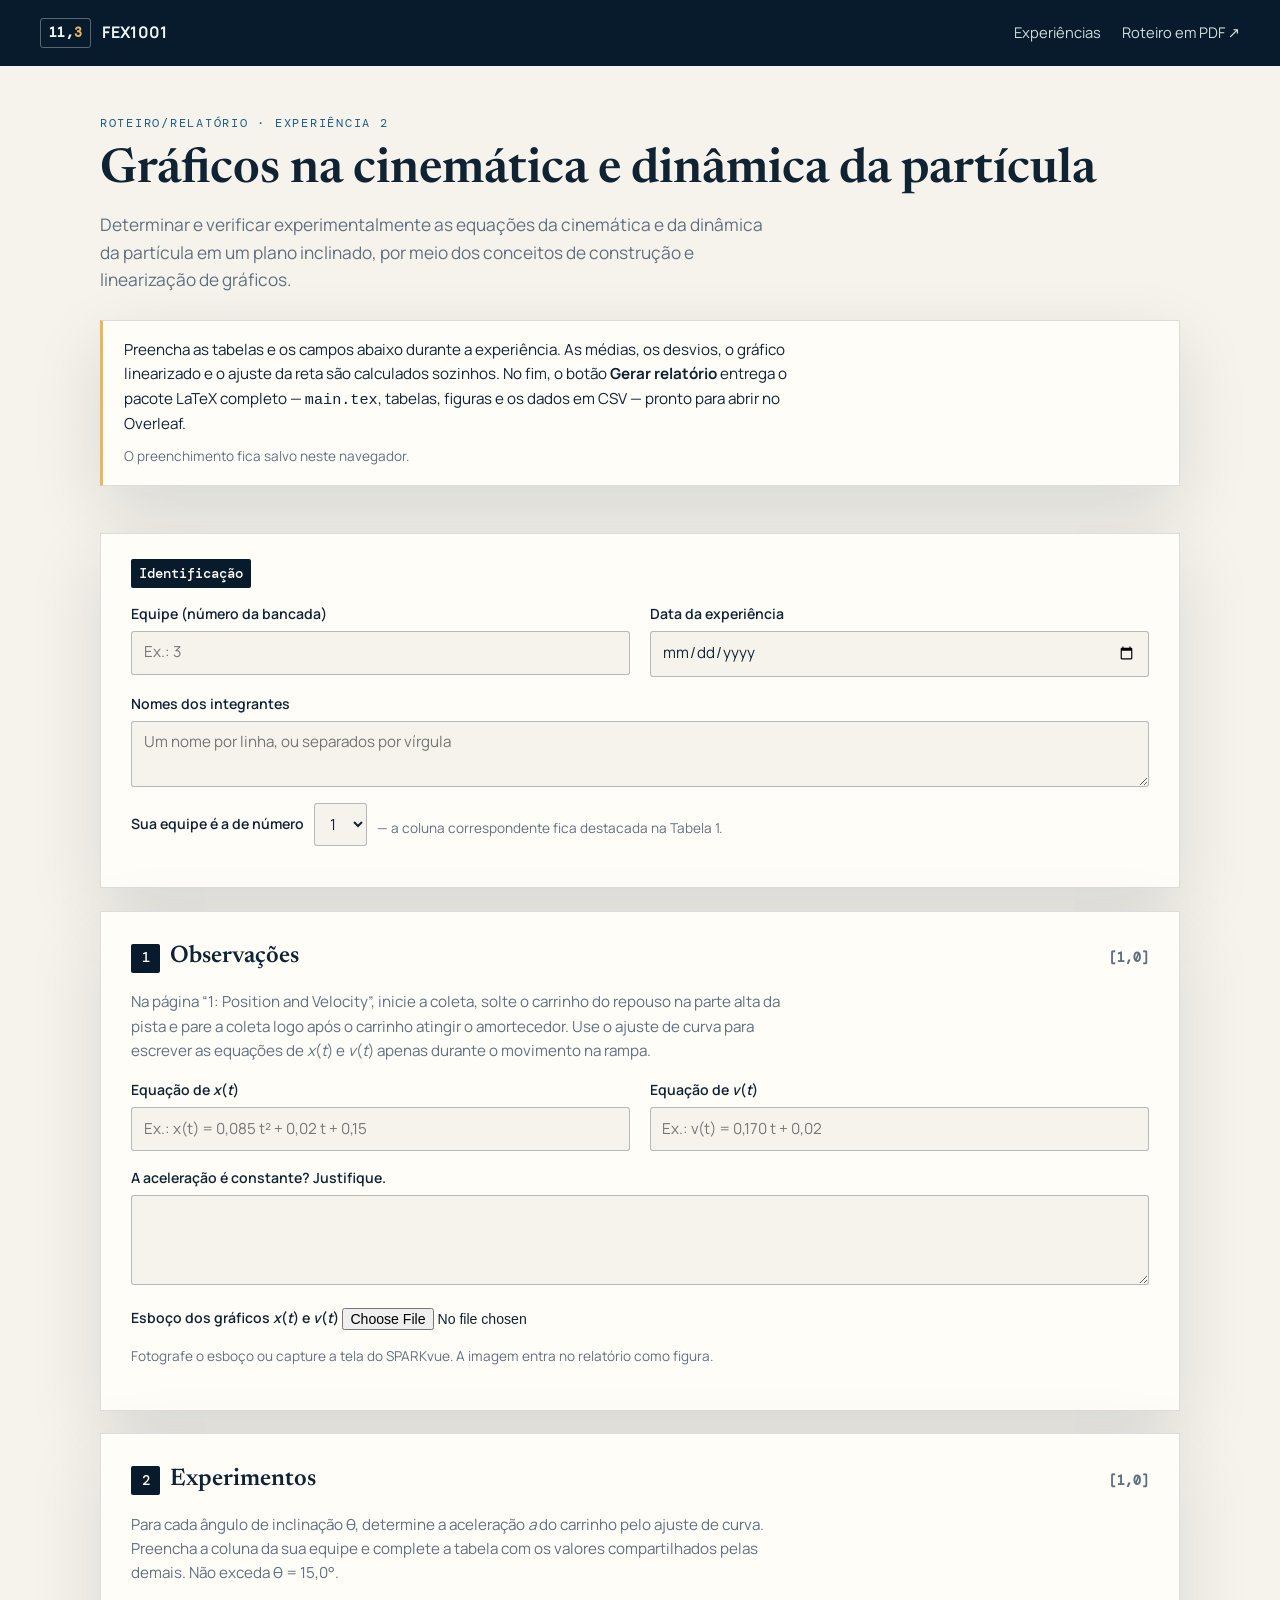
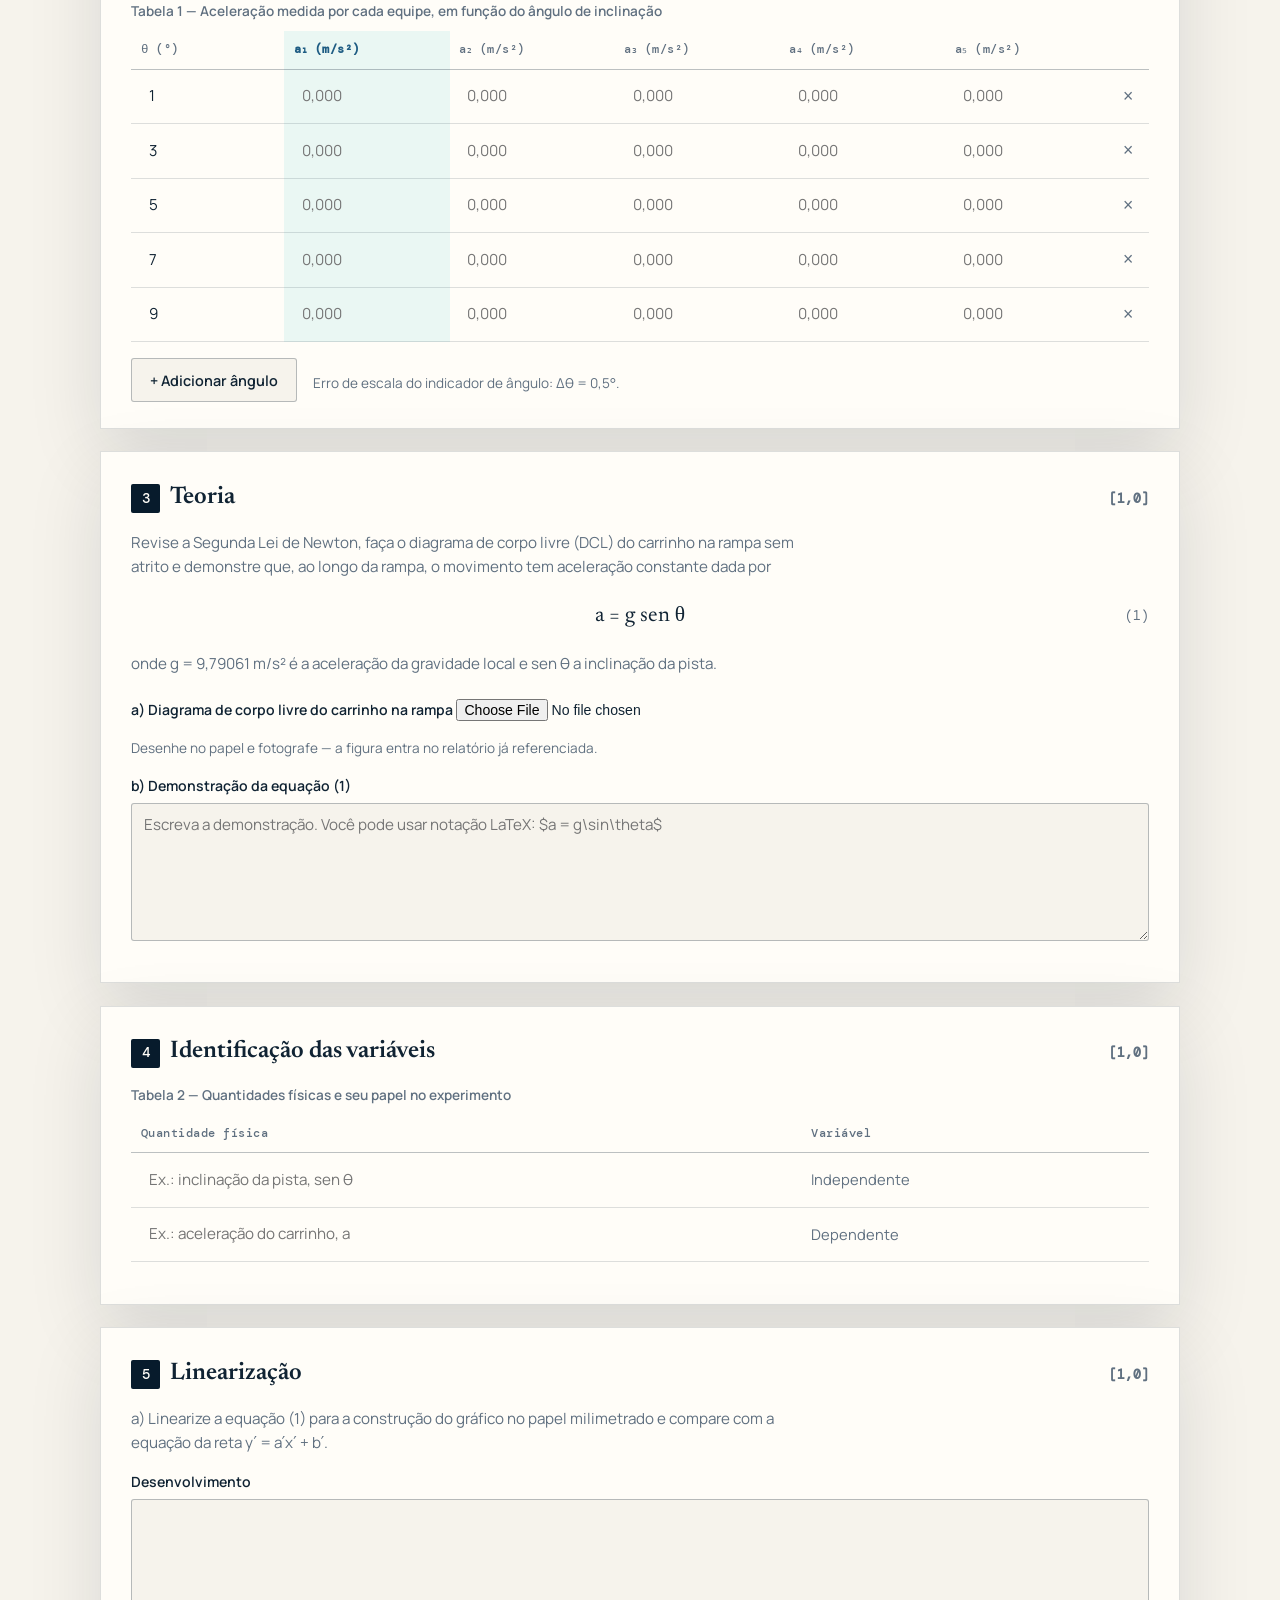
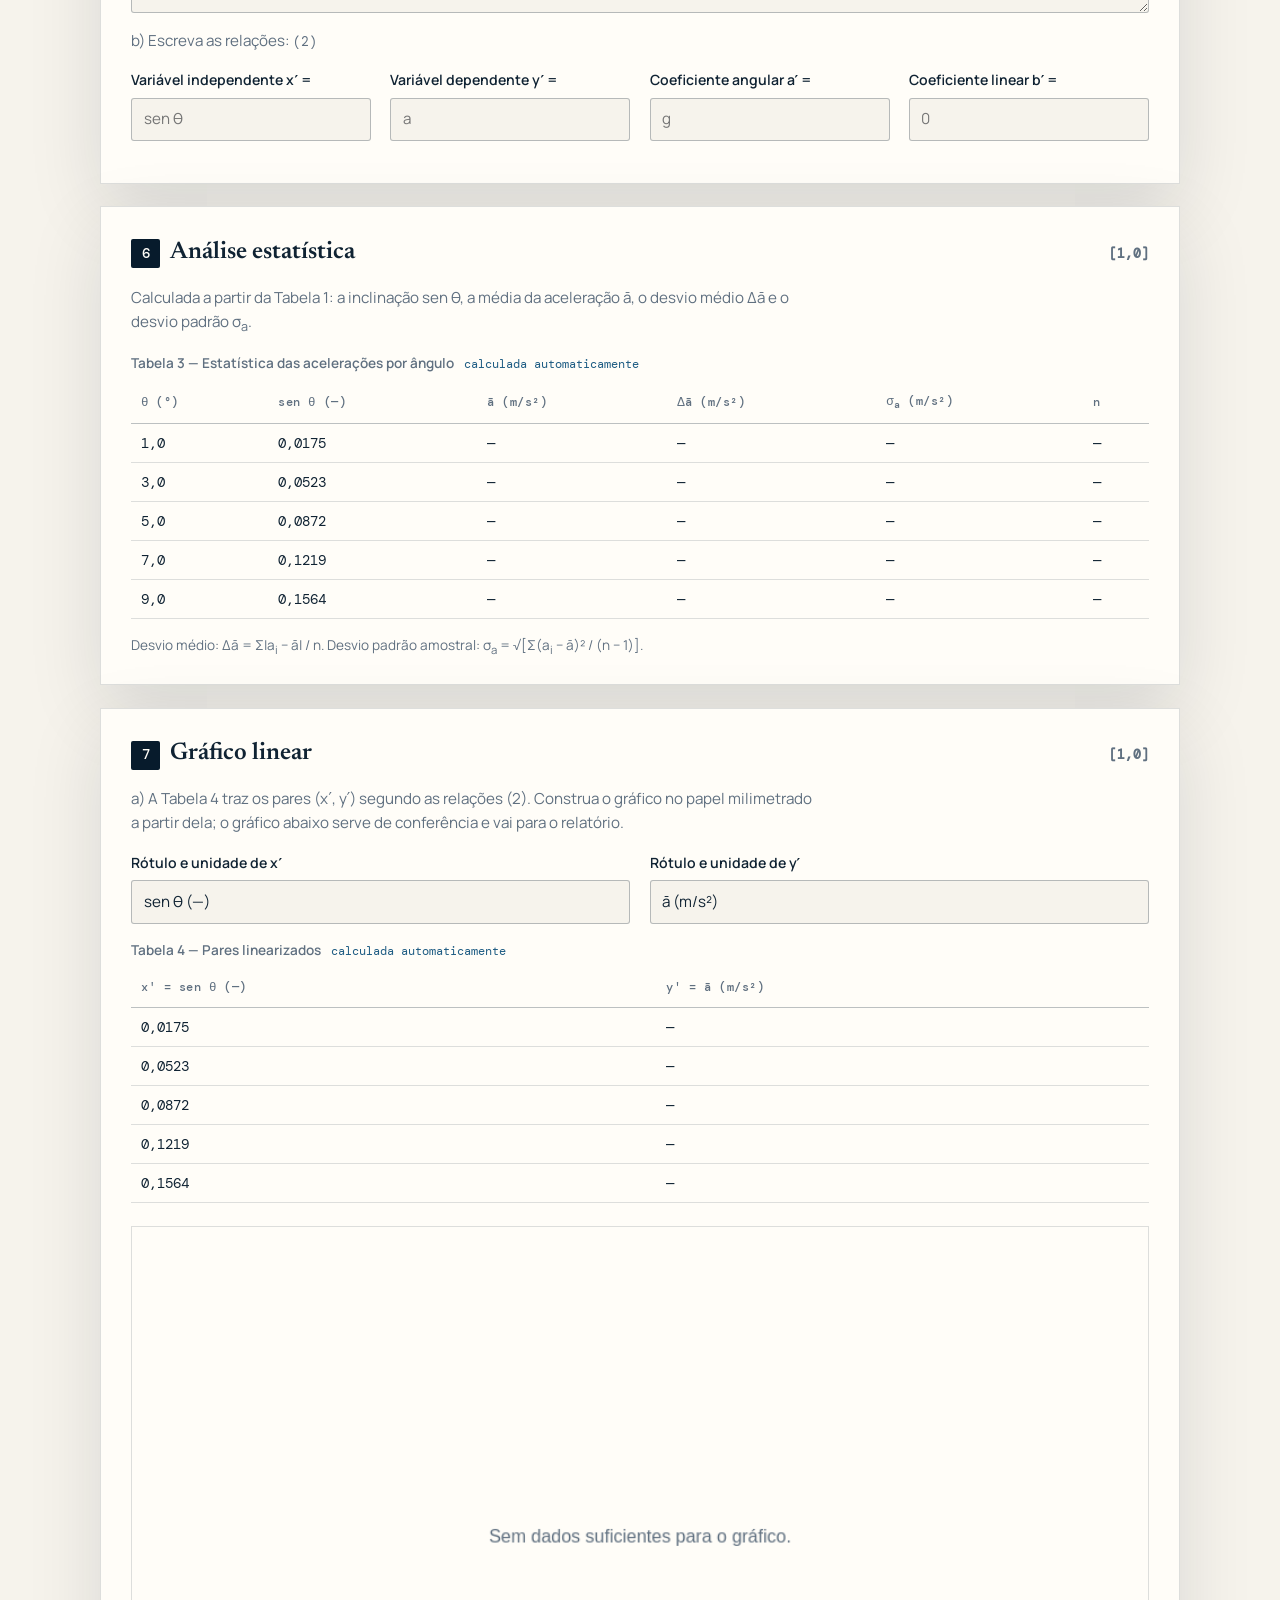
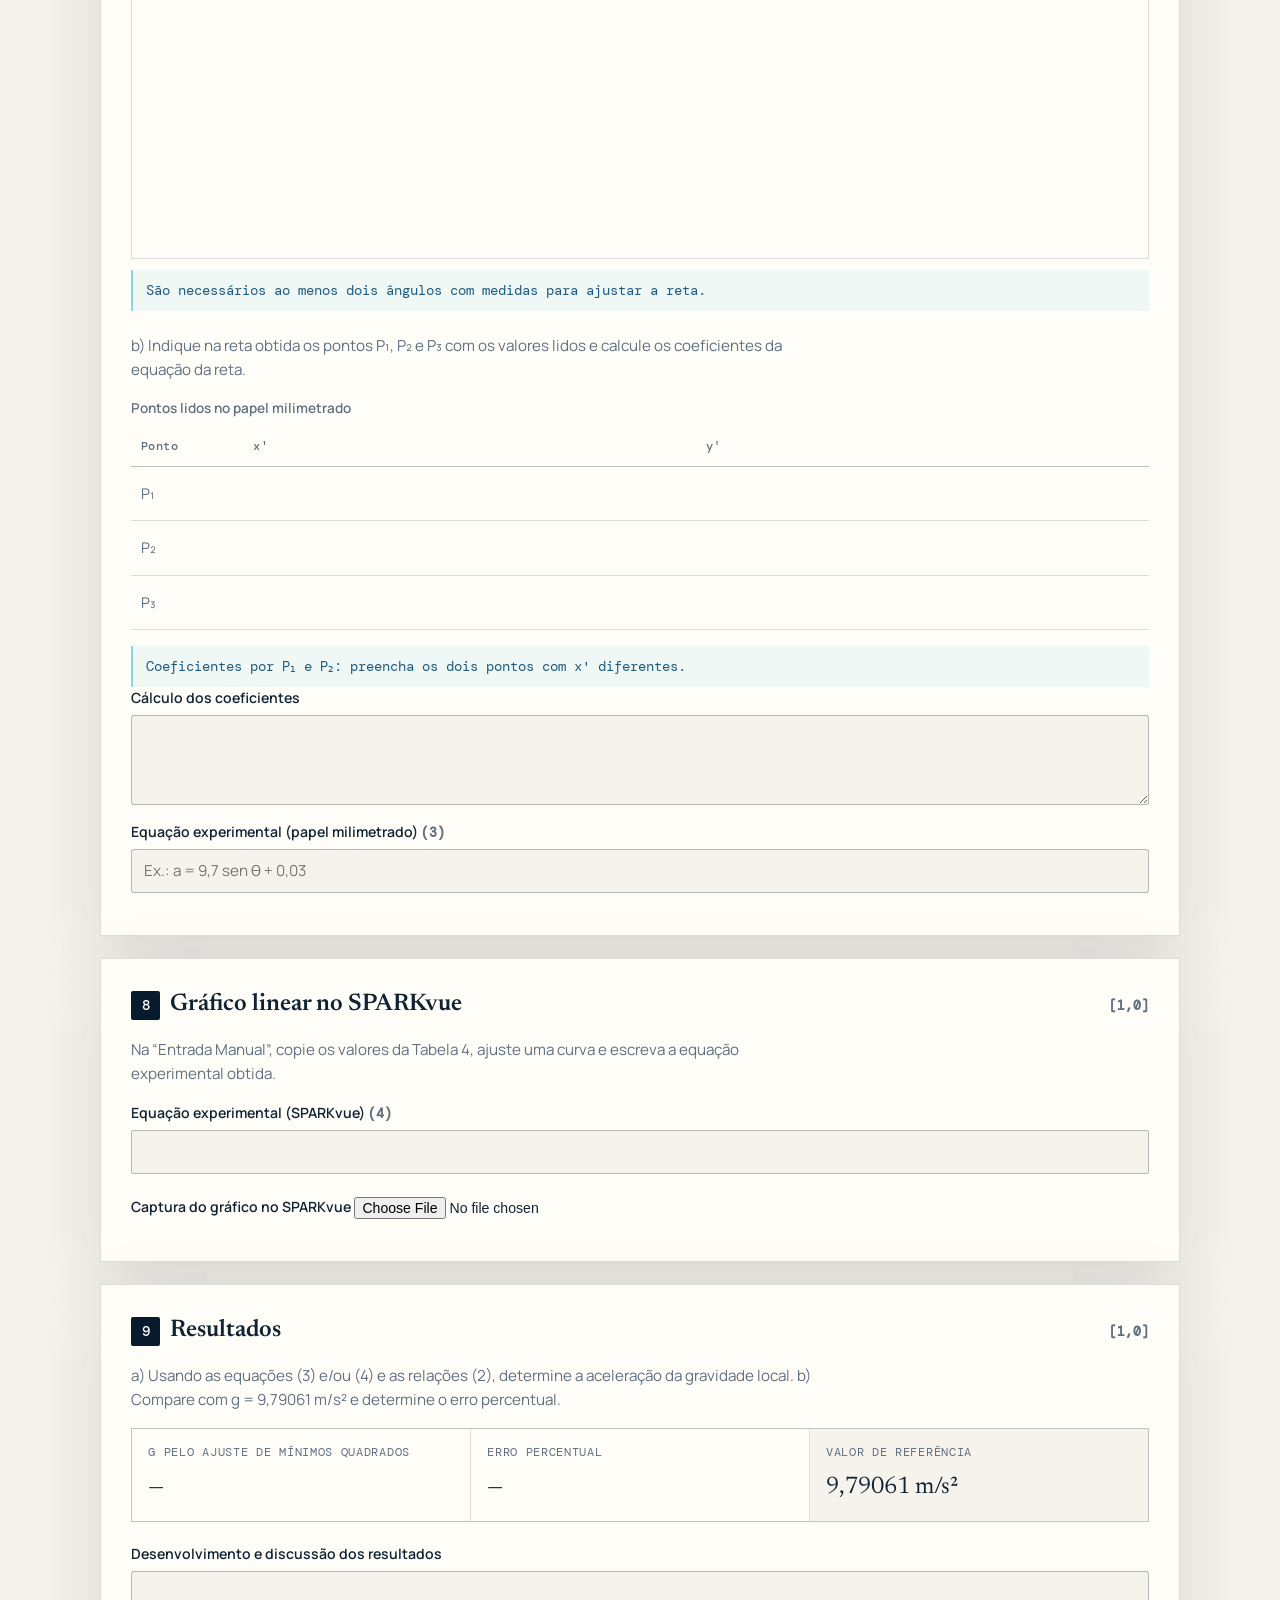
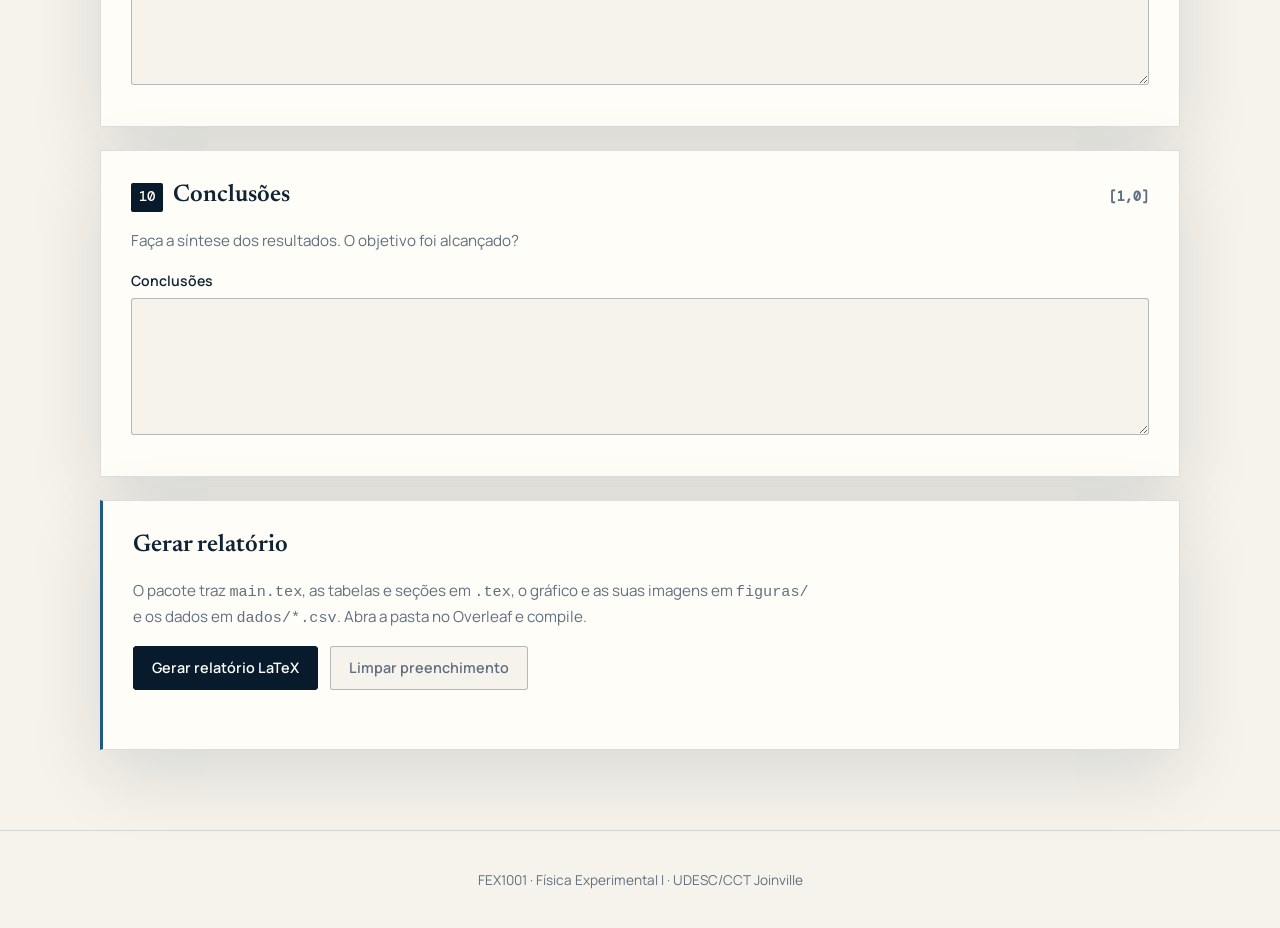
<file: laboratorios/experiencia-2/index.html>
<!doctype html>
<html lang="pt-BR">
<head>
<meta charset="utf-8">
<meta name="viewport" content="width=device-width, initial-scale=1">
<meta name="description" content="Roteiro/Relatório da Experiência 2 da FEX1001: preencha os dados online e baixe o relatório pronto em LaTeX.">
<meta name="theme-color" content="#071b2c">
<title>Experiência 2 · Gráficos na cinemática e dinâmica · FEX1001</title>
<link rel="icon" href="../../favicon.svg" type="image/svg+xml">
<link rel="preconnect" href="https://fonts.googleapis.com">
<link rel="preconnect" href="https://fonts.gstatic.com" crossorigin>
<link href="https://fonts.googleapis.com/css2?family=DM+Mono:wght@400;500&family=Manrope:wght@400;500;600;700&family=Newsreader:opsz,wght@6..72,500;6..72,600&display=swap" rel="stylesheet">
<link rel="stylesheet" href="../lab.css">
</head>
<body>
<a class="skip-link" href="#conteudo">Ir para o conteúdo</a>

<header class="lab-header">
  <a class="brand" href="../../">
    <span class="brand-mark"><span class="mark-value">11,<b>3</b></span></span>
    <span>FEX1001</span>
  </a>
  <nav>
    <a href="../../#experiencias">Experiências</a>
    <a href="../../Apostilas%20e%20Relatorios/Experiencia%202.pdf">Roteiro em PDF ↗</a>
  </nav>
</header>

<main id="conteudo">

<section class="lab-hero">
  <p class="eyebrow">Roteiro/Relatório · Experiência 2</p>
  <h1>Gráficos na cinemática e dinâmica da partícula</h1>
  <p class="lead">
    Determinar e verificar experimentalmente as equações da cinemática e da
    dinâmica da partícula em um plano inclinado, por meio dos conceitos de
    construção e linearização de gráficos.
  </p>
  <div class="hero-note">
    <p>
      Preencha as tabelas e os campos abaixo durante a experiência. As médias,
      os desvios, o gráfico linearizado e o ajuste da reta são calculados
      sozinhos. No fim, o botão <b>Gerar relatório</b> entrega o pacote LaTeX
      completo — <code>main.tex</code>, tabelas, figuras e os dados em CSV —
      pronto para abrir no Overleaf.
    </p>
    <p class="autosave" id="autosaveNote">O preenchimento fica salvo neste navegador.</p>
  </div>
</section>

<!-- ============================= IDENTIFICAÇÃO ======================== -->
<section class="card">
  <h2><span class="tag">Identificação</span></h2>
  <div class="grid-2">
    <label>Equipe (número da bancada)
      <input type="text" id="equipe" placeholder="Ex.: 3" data-save>
    </label>
    <label>Data da experiência
      <input type="date" id="dataExp" data-save>
    </label>
  </div>
  <label>Nomes dos integrantes
    <textarea id="integrantes" rows="2" placeholder="Um nome por linha, ou separados por vírgula" data-save></textarea>
  </label>
  <label class="inline-field">Sua equipe é a de número
    <select id="minhaEquipe" data-save>
      <option value="1">1</option><option value="2">2</option>
      <option value="3">3</option><option value="4">4</option>
      <option value="5">5</option>
    </select>
    <span class="hint">— a coluna correspondente fica destacada na Tabela 1.</span>
  </label>
</section>

<!-- ============================= 1. OBSERVAÇÕES ======================= -->
<section class="card">
  <h2><span class="tag">1</span> Observações <span class="pts">[1,0]</span></h2>
  <p class="task">
    Na página “1: Position and Velocity”, inicie a coleta, solte o carrinho do
    repouso na parte alta da pista e pare a coleta logo após o carrinho atingir
    o amortecedor. Use o ajuste de curva para escrever as equações de
    <i>x</i>(<i>t</i>) e <i>v</i>(<i>t</i>) apenas durante o movimento na rampa.
  </p>
  <div class="grid-2">
    <label>Equação de <i>x</i>(<i>t</i>)
      <input type="text" id="eqX" placeholder="Ex.: x(t) = 0,085 t² + 0,02 t + 0,15" data-save>
    </label>
    <label>Equação de <i>v</i>(<i>t</i>)
      <input type="text" id="eqV" placeholder="Ex.: v(t) = 0,170 t + 0,02" data-save>
    </label>
  </div>
  <label>A aceleração é constante? Justifique.
    <textarea id="obsTexto" rows="3" data-save></textarea>
  </label>
  <div class="upload" data-upload="figObs">
    <label>Esboço dos gráficos <i>x</i>(<i>t</i>) e <i>v</i>(<i>t</i>)
      <input type="file" accept="image/*" data-file="figObs">
    </label>
    <p class="hint">Fotografe o esboço ou capture a tela do SPARKvue. A imagem entra no relatório como figura.</p>
    <div class="thumb" data-thumb="figObs"></div>
  </div>
</section>

<!-- ============================= 2. EXPERIMENTOS ====================== -->
<section class="card">
  <h2><span class="tag">2</span> Experimentos <span class="pts">[1,0]</span></h2>
  <p class="task">
    Para cada ângulo de inclinação θ, determine a aceleração <i>a</i> do
    carrinho pelo ajuste de curva. Preencha a coluna da sua equipe e complete a
    tabela com os valores compartilhados pelas demais. Não exceda θ = 15,0°.
  </p>
  <div class="table-wrap">
    <table id="tabela1" class="data-table">
      <caption>Tabela 1 — Aceleração medida por cada equipe, em função do ângulo de inclinação</caption>
      <thead>
        <tr>
          <th>θ (°)</th>
          <th data-eq="1">a₁ (m/s²)</th>
          <th data-eq="2">a₂ (m/s²)</th>
          <th data-eq="3">a₃ (m/s²)</th>
          <th data-eq="4">a₄ (m/s²)</th>
          <th data-eq="5">a₅ (m/s²)</th>
          <th class="col-action"></th>
        </tr>
      </thead>
      <tbody></tbody>
    </table>
  </div>
  <div class="row-actions">
    <button type="button" class="button" id="addRow">+ Adicionar ângulo</button>
    <span class="hint">Erro de escala do indicador de ângulo: Δθ = 0,5°.</span>
  </div>
</section>

<!-- ============================= 3. TEORIA ============================ -->
<section class="card">
  <h2><span class="tag">3</span> Teoria <span class="pts">[1,0]</span></h2>
  <p class="task">
    Revise a Segunda Lei de Newton, faça o diagrama de corpo livre (DCL) do
    carrinho na rampa sem atrito e demonstre que, ao longo da rampa, o
    movimento tem aceleração constante dada por
  </p>
  <p class="eq-display">a = g sen θ <span class="eq-num">(1)</span></p>
  <p class="task">
    onde g = 9,79061 m/s² é a aceleração da gravidade local e sen θ a
    inclinação da pista.
  </p>
  <div class="upload" data-upload="figDCL">
    <label>a) Diagrama de corpo livre do carrinho na rampa
      <input type="file" accept="image/*" data-file="figDCL">
    </label>
    <p class="hint">Desenhe no papel e fotografe — a figura entra no relatório já referenciada.</p>
    <div class="thumb" data-thumb="figDCL"></div>
  </div>
  <label>b) Demonstração da equação (1)
    <textarea id="teoriaTexto" rows="5" placeholder="Escreva a demonstração. Você pode usar notação LaTeX: $a = g\sin\theta$" data-save></textarea>
  </label>
</section>

<!-- ============================= 4. VARIÁVEIS ========================= -->
<section class="card">
  <h2><span class="tag">4</span> Identificação das variáveis <span class="pts">[1,0]</span></h2>
  <div class="table-wrap">
    <table class="data-table narrow">
      <caption>Tabela 2 — Quantidades físicas e seu papel no experimento</caption>
      <thead><tr><th>Quantidade física</th><th>Variável</th></tr></thead>
      <tbody>
        <tr>
          <td><input type="text" id="varIndep" placeholder="Ex.: inclinação da pista, sen θ" data-save></td>
          <td class="fixed">Independente</td>
        </tr>
        <tr>
          <td><input type="text" id="varDep" placeholder="Ex.: aceleração do carrinho, a" data-save></td>
          <td class="fixed">Dependente</td>
        </tr>
      </tbody>
    </table>
  </div>
</section>

<!-- ============================= 5. LINEARIZAÇÃO ====================== -->
<section class="card">
  <h2><span class="tag">5</span> Linearização <span class="pts">[1,0]</span></h2>
  <p class="task">
    a) Linearize a equação (1) para a construção do gráfico no papel
    milimetrado e compare com a equação da reta y′ = a′x′ + b′.
  </p>
  <label>Desenvolvimento
    <textarea id="linTexto" rows="4" data-save></textarea>
  </label>
  <p class="task">b) Escreva as relações: <span class="eq-num">(2)</span></p>
  <div class="grid-4">
    <label>Variável independente x′ =
      <input type="text" id="relX" placeholder="sen θ" data-save>
    </label>
    <label>Variável dependente y′ =
      <input type="text" id="relY" placeholder="a" data-save>
    </label>
    <label>Coeficiente angular a′ =
      <input type="text" id="relA" placeholder="g" data-save>
    </label>
    <label>Coeficiente linear b′ =
      <input type="text" id="relB" placeholder="0" data-save>
    </label>
  </div>
</section>

<!-- ============================= 6. ESTATÍSTICA ======================= -->
<section class="card">
  <h2><span class="tag">6</span> Análise estatística <span class="pts">[1,0]</span></h2>
  <p class="task">
    Calculada a partir da Tabela 1: a inclinação sen θ, a média da aceleração
    ā, o desvio médio Δā e o desvio padrão σ<sub>a</sub>.
  </p>
  <div class="table-wrap">
    <table id="tabela3" class="data-table computed">
      <caption>Tabela 3 — Estatística das acelerações por ângulo <span class="auto">calculada automaticamente</span></caption>
      <thead>
        <tr><th>θ (°)</th><th>sen θ (—)</th><th>ā (m/s²)</th><th>Δā (m/s²)</th><th>σ<sub>a</sub> (m/s²)</th><th>n</th></tr>
      </thead>
      <tbody></tbody>
    </table>
  </div>
  <p class="hint">
    Desvio médio: Δā = Σ|a<sub>i</sub> − ā| / n. Desvio padrão amostral:
    σ<sub>a</sub> = √[Σ(a<sub>i</sub> − ā)² / (n − 1)].
  </p>
</section>

<!-- ============================= 7. GRÁFICO =========================== -->
<section class="card">
  <h2><span class="tag">7</span> Gráfico linear <span class="pts">[1,0]</span></h2>
  <p class="task">
    a) A Tabela 4 traz os pares (x′, y′) segundo as relações (2). Construa o
    gráfico no papel milimetrado a partir dela; o gráfico abaixo serve de
    conferência e vai para o relatório.
  </p>
  <div class="grid-2">
    <label>Rótulo e unidade de x′
      <input type="text" id="labelX" value="sen θ (—)" data-save>
    </label>
    <label>Rótulo e unidade de y′
      <input type="text" id="labelY" value="ā (m/s²)" data-save>
    </label>
  </div>
  <div class="table-wrap">
    <table id="tabela4" class="data-table computed">
      <caption>Tabela 4 — Pares linearizados <span class="auto">calculada automaticamente</span></caption>
      <thead><tr><th id="th4x">x′</th><th id="th4y">y′</th></tr></thead>
      <tbody></tbody>
    </table>
  </div>

  <div class="chart-block">
    <canvas id="grafico" width="900" height="560"></canvas>
    <p class="fit-readout" id="fitReadout">Preencha a Tabela 1 para ver o ajuste.</p>
  </div>

  <p class="task">
    b) Indique na reta obtida os pontos P₁, P₂ e P₃ com os valores lidos e
    calcule os coeficientes da equação da reta.
  </p>
  <div class="table-wrap">
    <table class="data-table narrow" id="pontos">
      <caption>Pontos lidos no papel milimetrado</caption>
      <thead><tr><th>Ponto</th><th>x′</th><th>y′</th></tr></thead>
      <tbody>
        <tr><td class="fixed">P₁</td><td><input type="text" data-p="p1x" data-save></td><td><input type="text" data-p="p1y" data-save></td></tr>
        <tr><td class="fixed">P₂</td><td><input type="text" data-p="p2x" data-save></td><td><input type="text" data-p="p2y" data-save></td></tr>
        <tr><td class="fixed">P₃</td><td><input type="text" data-p="p3x" data-save></td><td><input type="text" data-p="p3y" data-save></td></tr>
      </tbody>
    </table>
  </div>
  <p class="derived" id="pontosReadout">Coeficientes por P₁ e P₂: preencha os pontos.</p>
  <label>Cálculo dos coeficientes
    <textarea id="coefTexto" rows="3" data-save></textarea>
  </label>
  <label>Equação experimental (papel milimetrado) <span class="eq-num">(3)</span>
    <input type="text" id="eq3" placeholder="Ex.: a = 9,7 sen θ + 0,03" data-save>
  </label>
</section>

<!-- ============================= 8. SPARKVUE ========================== -->
<section class="card">
  <h2><span class="tag">8</span> Gráfico linear no SPARKvue <span class="pts">[1,0]</span></h2>
  <p class="task">
    Na “Entrada Manual”, copie os valores da Tabela 4, ajuste uma curva e
    escreva a equação experimental obtida.
  </p>
  <label>Equação experimental (SPARKvue) <span class="eq-num">(4)</span>
    <input type="text" id="eq4" data-save>
  </label>
  <div class="upload" data-upload="figSpark">
    <label>Captura do gráfico no SPARKvue
      <input type="file" accept="image/*" data-file="figSpark">
    </label>
    <div class="thumb" data-thumb="figSpark"></div>
  </div>
</section>

<!-- ============================= 9. RESULTADOS ======================== -->
<section class="card">
  <h2><span class="tag">9</span> Resultados <span class="pts">[1,0]</span></h2>
  <p class="task">
    a) Usando as equações (3) e/ou (4) e as relações (2), determine a
    aceleração da gravidade local. b) Compare com g = 9,79061 m/s² e
    determine o erro percentual.
  </p>
  <div class="result-grid">
    <div class="result-tile">
      <span class="k">g pelo ajuste de mínimos quadrados</span>
      <span class="n" id="gFit">—</span>
    </div>
    <div class="result-tile">
      <span class="k">Erro percentual</span>
      <span class="n" id="gErro">—</span>
    </div>
    <div class="result-tile ref">
      <span class="k">Valor de referência</span>
      <span class="n">9,79061 m/s²</span>
    </div>
  </div>
  <label>Desenvolvimento e discussão dos resultados
    <textarea id="resTexto" rows="4" data-save></textarea>
  </label>
</section>

<!-- ============================= 10. CONCLUSÕES ======================= -->
<section class="card">
  <h2><span class="tag">10</span> Conclusões <span class="pts">[1,0]</span></h2>
  <p class="task">Faça a síntese dos resultados. O objetivo foi alcançado?</p>
  <label>Conclusões
    <textarea id="concTexto" rows="5" data-save></textarea>
  </label>
</section>

<!-- ============================= GERAR =============================== -->
<section class="card generate">
  <h2>Gerar relatório</h2>
  <p class="task">
    O pacote traz <code>main.tex</code>, as tabelas e seções em
    <code>.tex</code>, o gráfico e as suas imagens em <code>figuras/</code> e
    os dados em <code>dados/*.csv</code>. Abra a pasta no Overleaf e compile.
  </p>
  <div class="gen-actions">
    <button type="button" class="button button-primary" id="gerar">Gerar relatório LaTeX</button>
    <button type="button" class="button button-ghost" id="limpar">Limpar preenchimento</button>
  </div>
  <p class="status" id="status"></p>
</section>

</main>

<footer class="lab-footer">
  <p>FEX1001 · Física Experimental I · UDESC/CCT Joinville</p>
</footer>

<script src="../lab.js"></script>
<script src="lab-experiencia-2.js"></script>
</body>
</html>
</file>
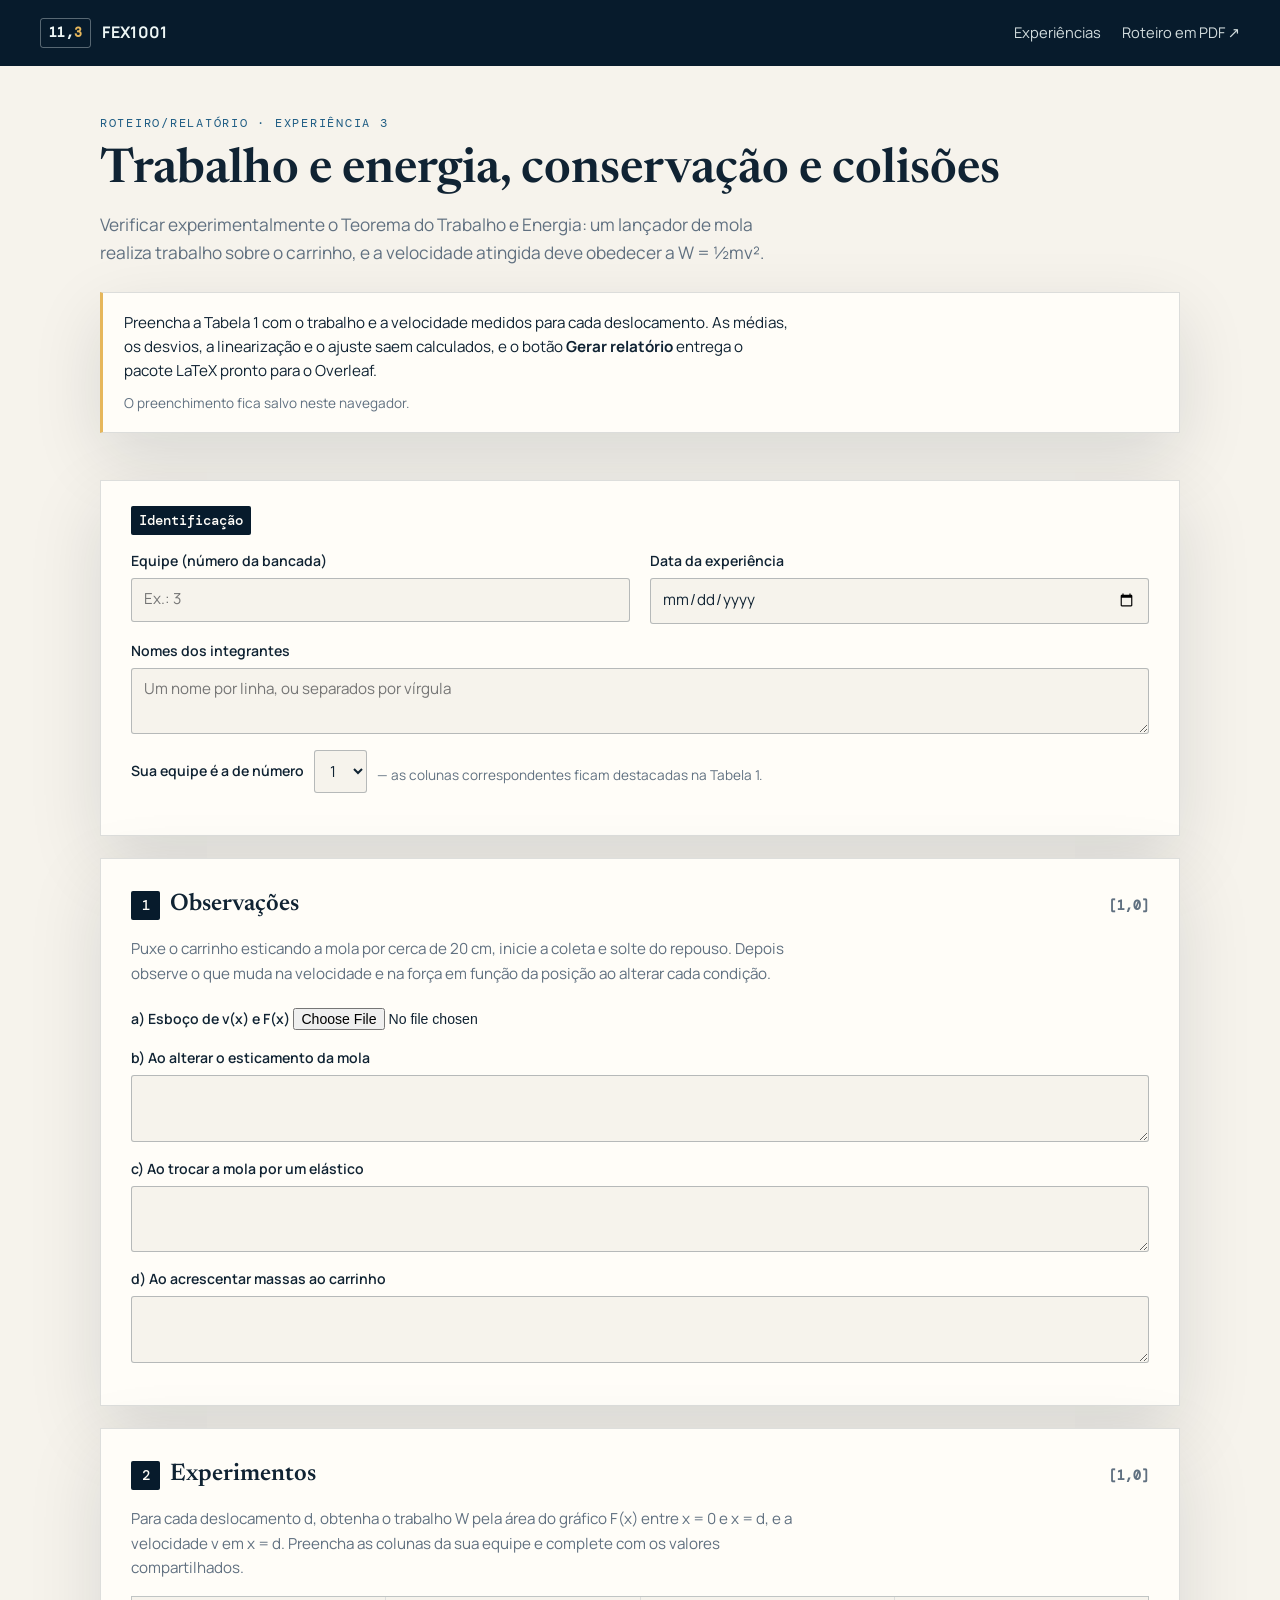
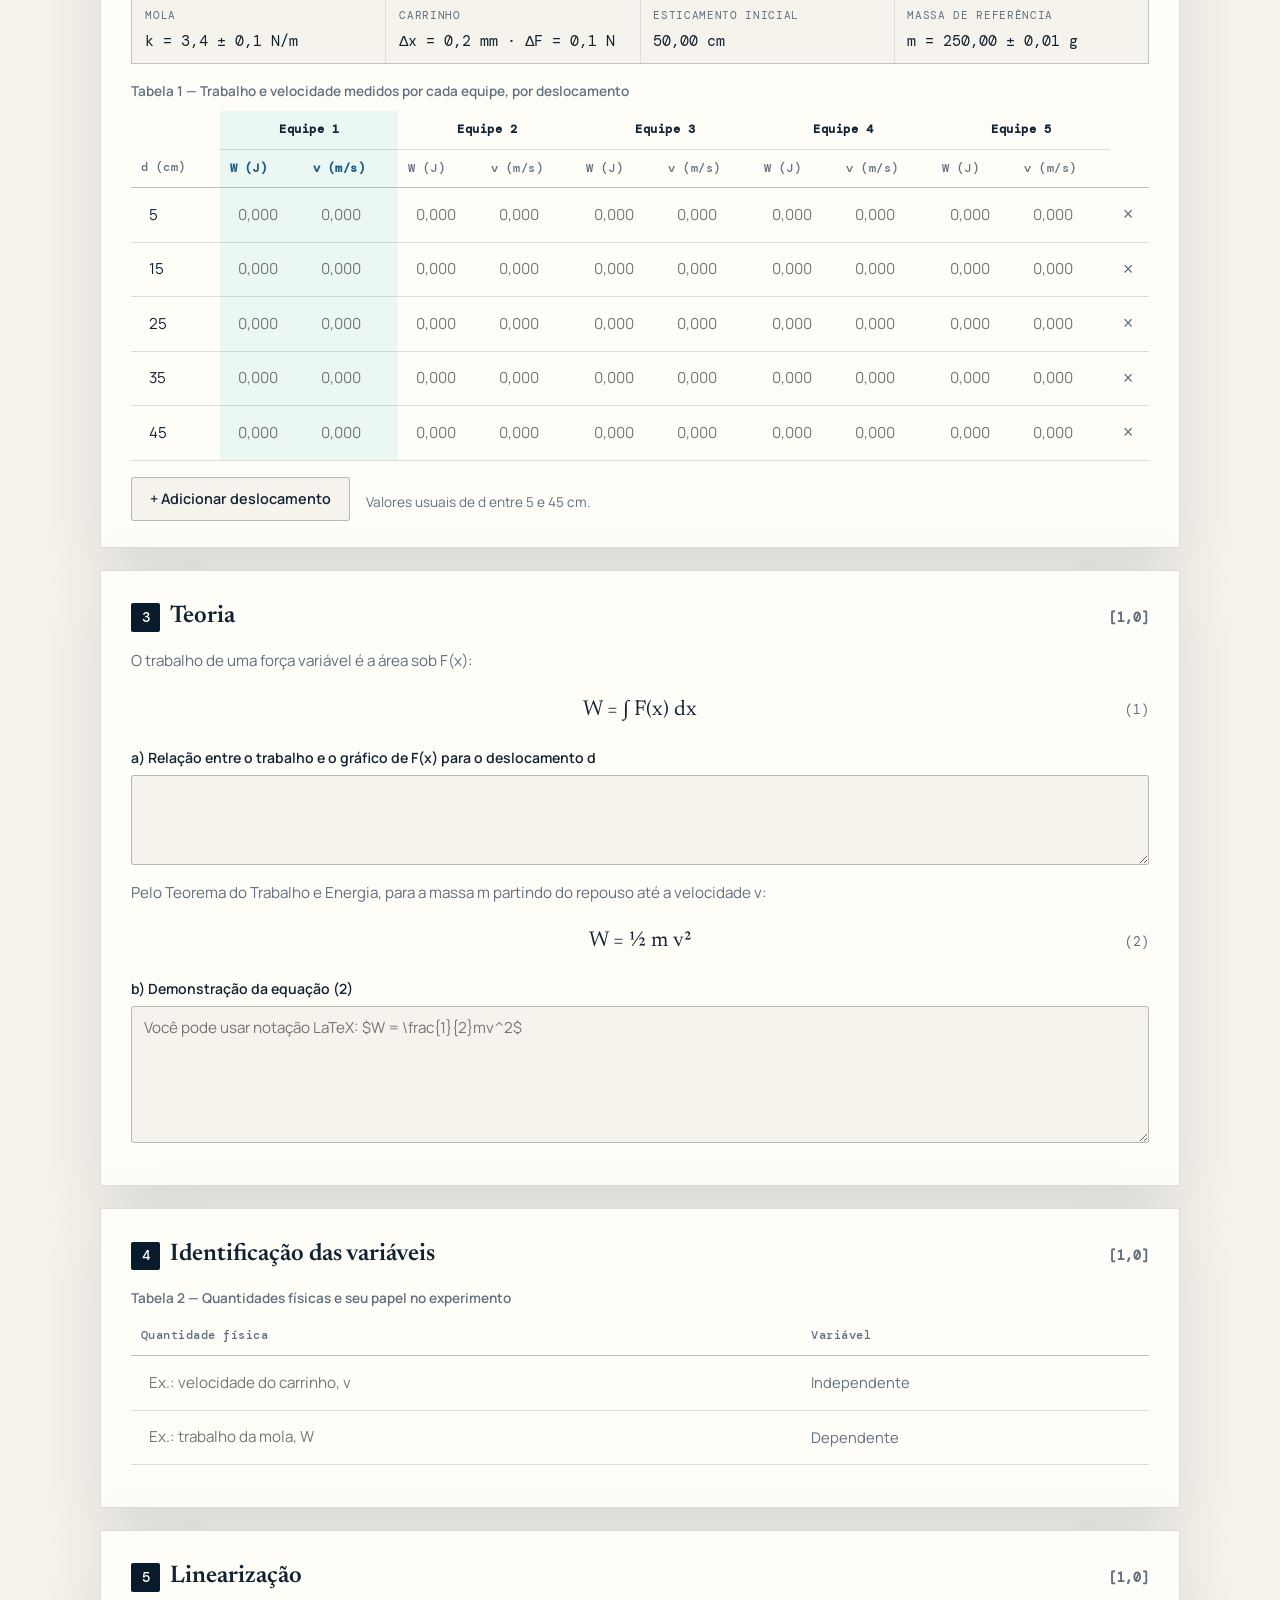
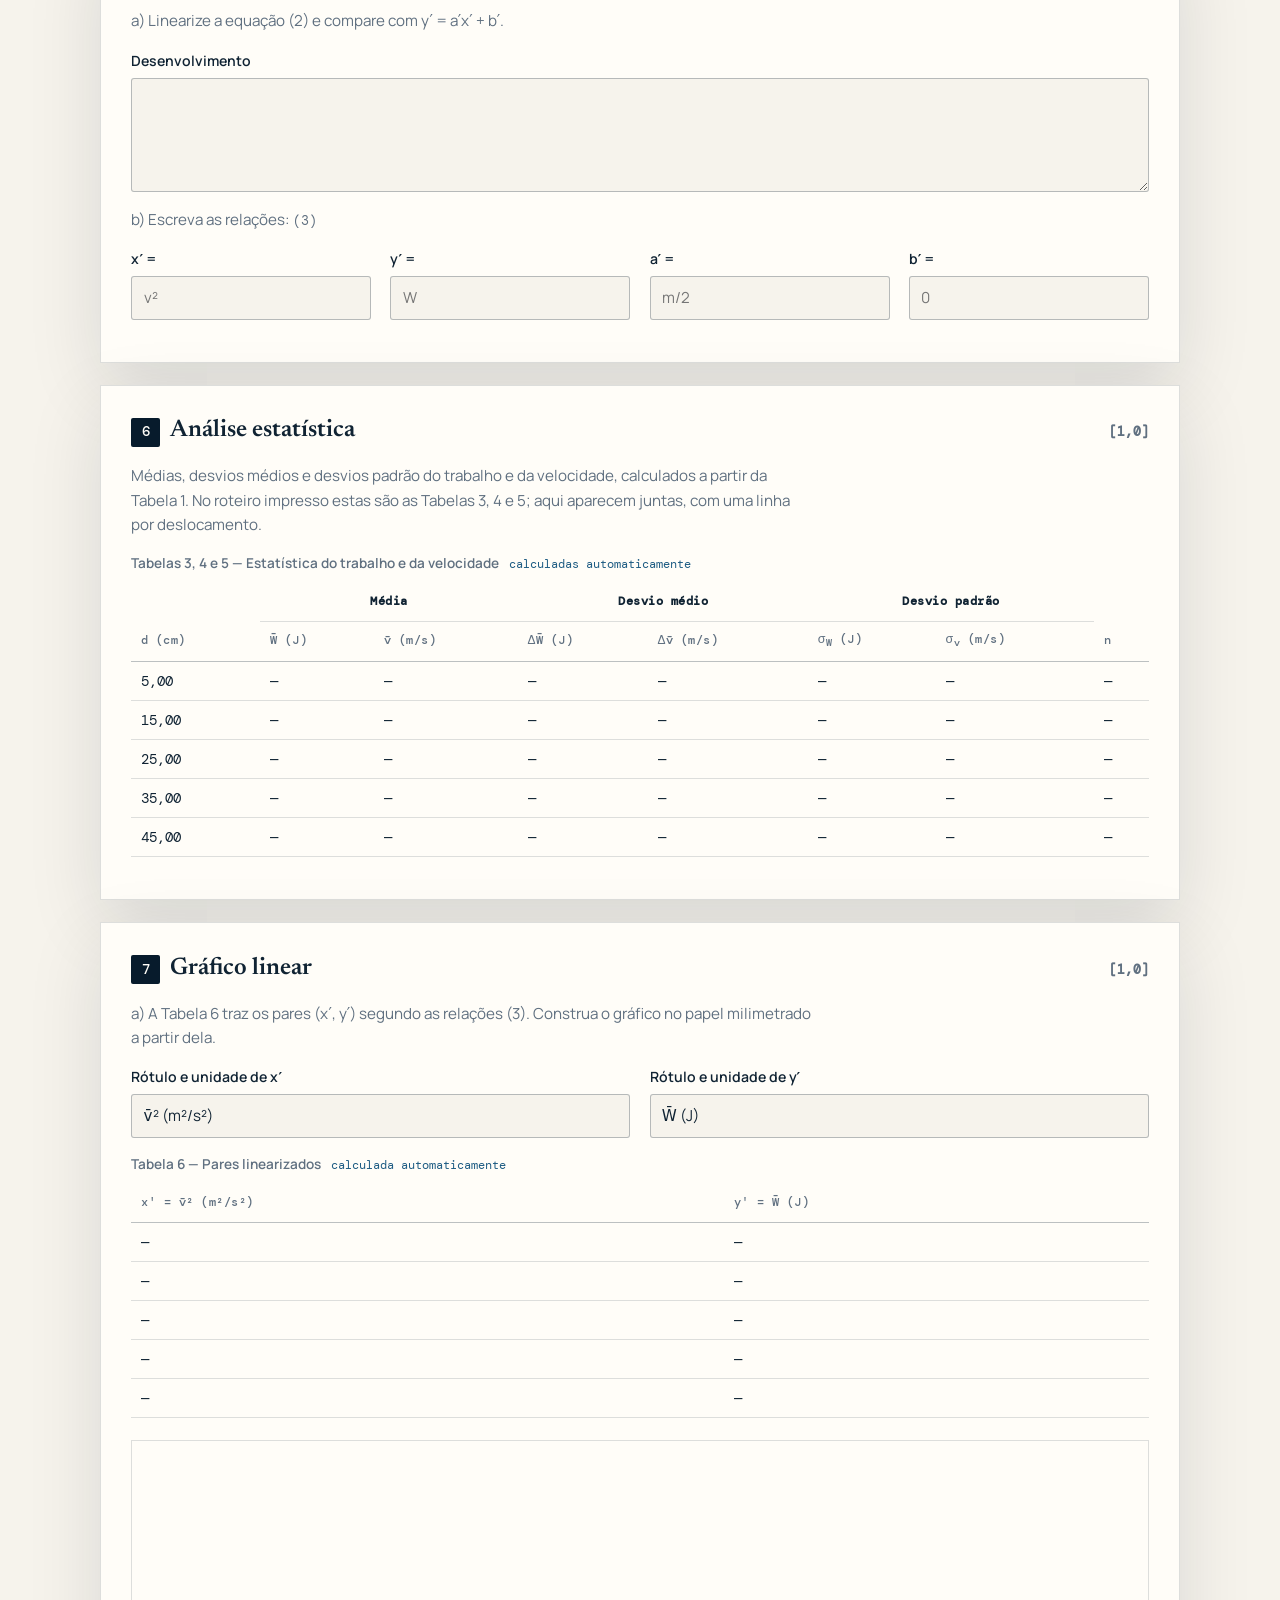
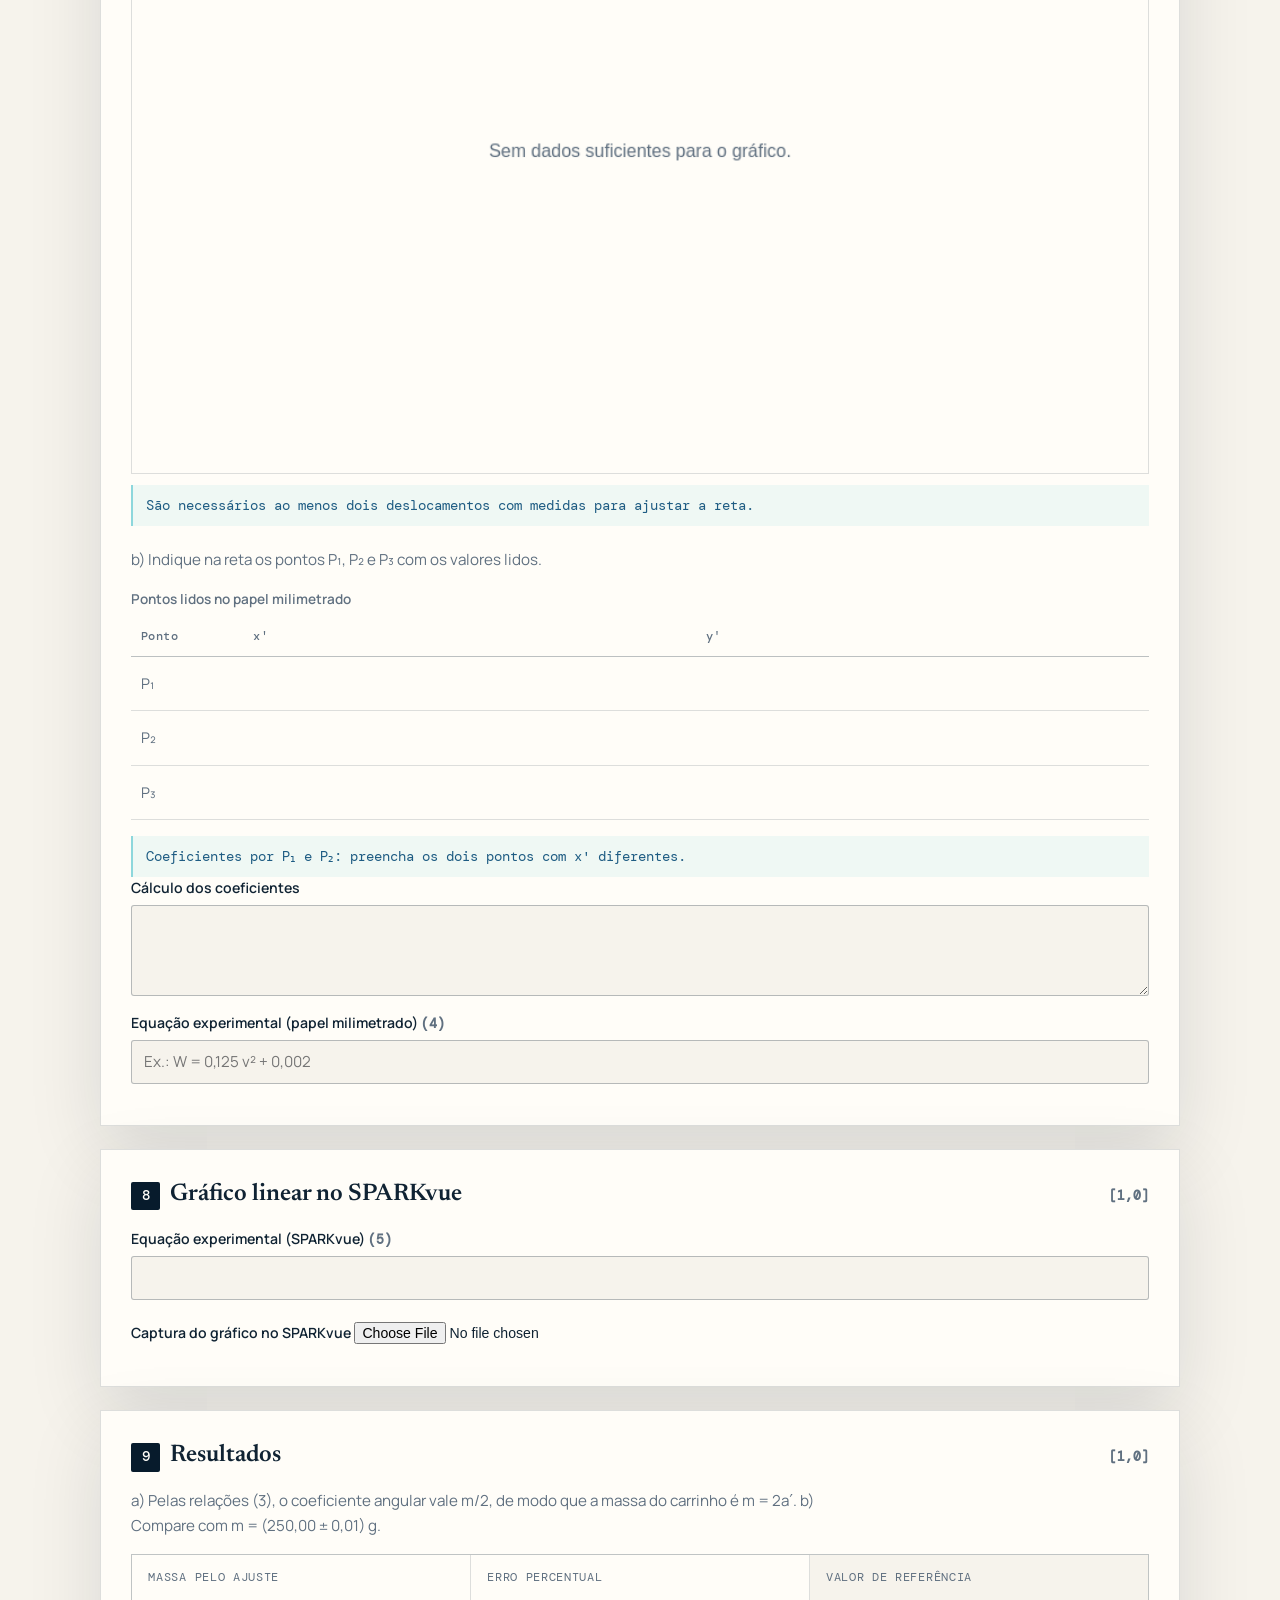
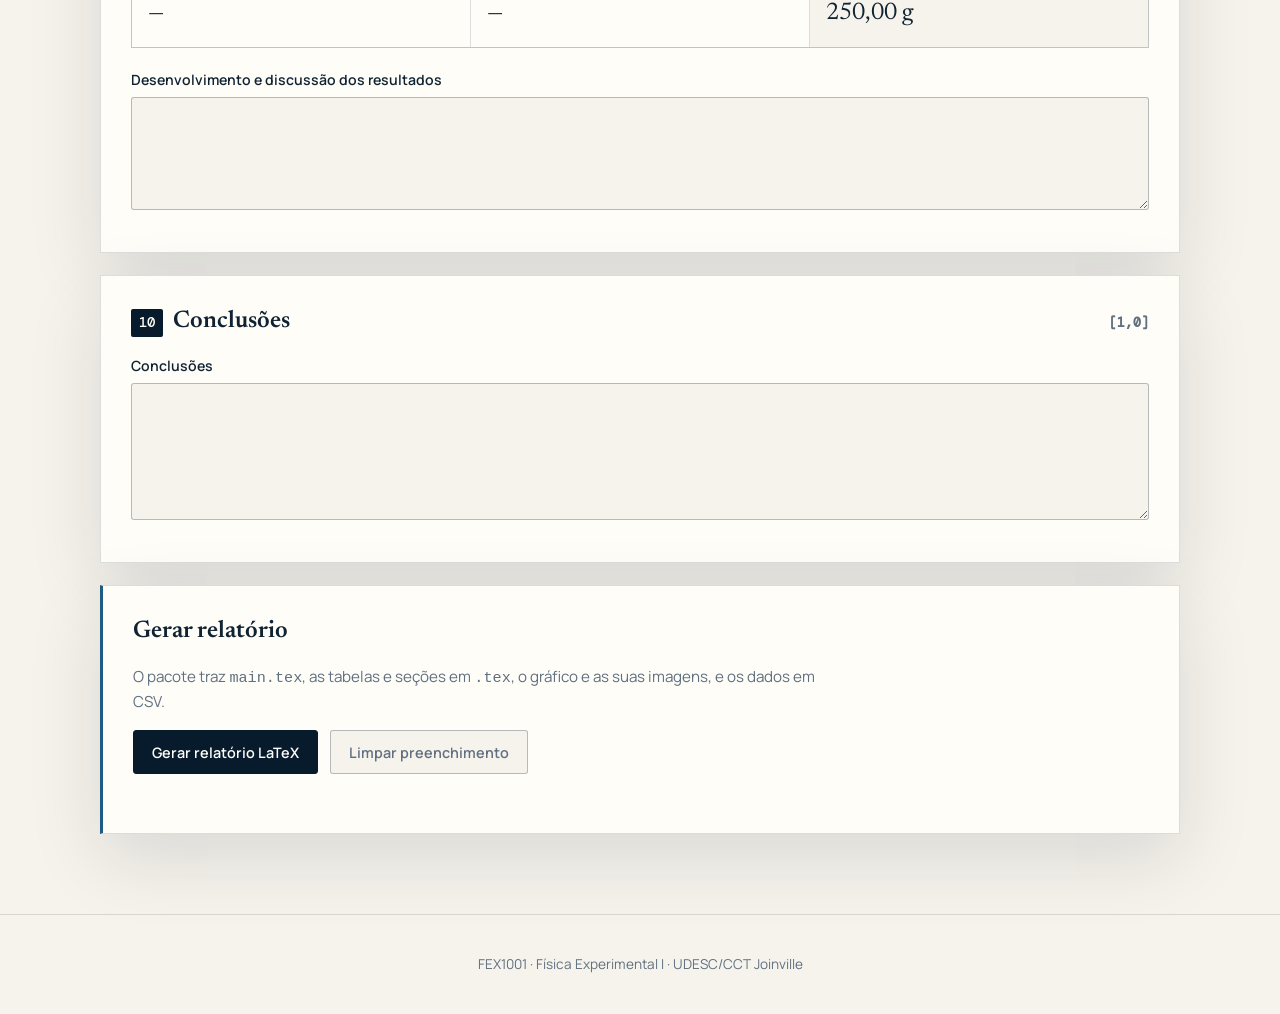
<file: laboratorios/experiencia-3/index.html>
<!doctype html>
<html lang="pt-BR">
<head>
<meta charset="utf-8">
<meta name="viewport" content="width=device-width, initial-scale=1">
<meta name="description" content="Roteiro/Relatório da Experiência 3 da FEX1001: Teorema do Trabalho e Energia. Preencha os dados online e baixe o relatório em LaTeX.">
<meta name="theme-color" content="#071b2c">
<title>Experiência 3 · Trabalho e energia · FEX1001</title>
<link rel="icon" href="../../favicon.svg" type="image/svg+xml">
<link rel="preconnect" href="https://fonts.googleapis.com">
<link rel="preconnect" href="https://fonts.gstatic.com" crossorigin>
<link href="https://fonts.googleapis.com/css2?family=DM+Mono:wght@400;500&family=Manrope:wght@400;500;600;700&family=Newsreader:opsz,wght@6..72,500;6..72,600&display=swap" rel="stylesheet">
<link rel="stylesheet" href="../lab.css">
</head>
<body>
<a class="skip-link" href="#conteudo">Ir para o conteúdo</a>

<header class="lab-header">
  <a class="brand" href="../../">
    <span class="brand-mark"><span class="mark-value">11,<b>3</b></span></span>
    <span>FEX1001</span>
  </a>
  <nav>
    <a href="../../#experiencias">Experiências</a>
    <a href="../../Apostilas%20e%20Relatorios/Experiencia%203.pdf">Roteiro em PDF ↗</a>
  </nav>
</header>

<main id="conteudo">

<section class="lab-hero">
  <p class="eyebrow">Roteiro/Relatório · Experiência 3</p>
  <h1>Trabalho e energia, conservação e colisões</h1>
  <p class="lead">
    Verificar experimentalmente o Teorema do Trabalho e Energia: um lançador de
    mola realiza trabalho sobre o carrinho, e a velocidade atingida deve
    obedecer a W = ½mv².
  </p>
  <div class="hero-note">
    <p>
      Preencha a Tabela 1 com o trabalho e a velocidade medidos para cada
      deslocamento. As médias, os desvios, a linearização e o ajuste saem
      calculados, e o botão <b>Gerar relatório</b> entrega o pacote LaTeX
      pronto para o Overleaf.
    </p>
    <p class="autosave">O preenchimento fica salvo neste navegador.</p>
  </div>
</section>

<section class="card">
  <h2><span class="tag">Identificação</span></h2>
  <div class="grid-2">
    <label>Equipe (número da bancada)
      <input type="text" id="equipe" placeholder="Ex.: 3" data-save>
    </label>
    <label>Data da experiência
      <input type="date" id="dataExp" data-save>
    </label>
  </div>
  <label>Nomes dos integrantes
    <textarea id="integrantes" rows="2" placeholder="Um nome por linha, ou separados por vírgula" data-save></textarea>
  </label>
  <label class="inline-field">Sua equipe é a de número
    <select id="minhaEquipe" data-save>
      <option value="1">1</option><option value="2">2</option>
      <option value="3">3</option><option value="4">4</option>
      <option value="5">5</option>
    </select>
    <span class="hint">— as colunas correspondentes ficam destacadas na Tabela 1.</span>
  </label>
</section>

<section class="card">
  <h2><span class="tag">1</span> Observações <span class="pts">[1,0]</span></h2>
  <p class="task">
    Puxe o carrinho esticando a mola por cerca de 20 cm, inicie a coleta e solte
    do repouso. Depois observe o que muda na velocidade e na força em função da
    posição ao alterar cada condição.
  </p>
  <div class="upload" data-upload="figObs">
    <label>a) Esboço de v(x) e F(x)
      <input type="file" accept="image/*" data-file="figObs">
    </label>
    <div class="thumb" data-thumb="figObs"></div>
  </div>
  <label>b) Ao alterar o esticamento da mola
    <textarea id="obsB" rows="2" data-save></textarea>
  </label>
  <label>c) Ao trocar a mola por um elástico
    <textarea id="obsC" rows="2" data-save></textarea>
  </label>
  <label>d) Ao acrescentar massas ao carrinho
    <textarea id="obsD" rows="2" data-save></textarea>
  </label>
</section>

<section class="card">
  <h2><span class="tag">2</span> Experimentos <span class="pts">[1,0]</span></h2>
  <p class="task">
    Para cada deslocamento d, obtenha o trabalho W pela área do gráfico F(x)
    entre x = 0 e x = d, e a velocidade v em x = d. Preencha as colunas da sua
    equipe e complete com os valores compartilhados.
  </p>
  <div class="constants">
    <div class="constant"><span class="k">Mola</span><span class="v">k = 3,4 ± 0,1 N/m</span></div>
    <div class="constant"><span class="k">Carrinho</span><span class="v">Δx = 0,2 mm · ΔF = 0,1 N</span></div>
    <div class="constant"><span class="k">Esticamento inicial</span><span class="v">50,00 cm</span></div>
    <div class="constant"><span class="k">Massa de referência</span><span class="v">m = 250,00 ± 0,01 g</span></div>
  </div>
  <div class="table-wrap">
    <table id="tabela1" class="data-table">
      <caption>Tabela 1 — Trabalho e velocidade medidos por cada equipe, por deslocamento</caption>
      <thead>
        <tr class="group">
          <th class="spacer"></th>
          <th colspan="2" data-eq="1">Equipe 1</th>
          <th colspan="2" data-eq="2">Equipe 2</th>
          <th colspan="2" data-eq="3">Equipe 3</th>
          <th colspan="2" data-eq="4">Equipe 4</th>
          <th colspan="2" data-eq="5">Equipe 5</th>
          <th class="spacer"></th>
        </tr>
        <tr>
          <th>d (cm)</th>
          <th data-eq="1">W (J)</th><th data-eq="1">v (m/s)</th>
          <th data-eq="2">W (J)</th><th data-eq="2">v (m/s)</th>
          <th data-eq="3">W (J)</th><th data-eq="3">v (m/s)</th>
          <th data-eq="4">W (J)</th><th data-eq="4">v (m/s)</th>
          <th data-eq="5">W (J)</th><th data-eq="5">v (m/s)</th>
          <th class="col-action"></th>
        </tr>
      </thead>
      <tbody></tbody>
    </table>
  </div>
  <div class="row-actions">
    <button type="button" class="button" id="addRow">+ Adicionar deslocamento</button>
    <span class="hint">Valores usuais de d entre 5 e 45 cm.</span>
  </div>
</section>

<section class="card">
  <h2><span class="tag">3</span> Teoria <span class="pts">[1,0]</span></h2>
  <p class="task">
    O trabalho de uma força variável é a área sob F(x):
  </p>
  <p class="eq-display">W = ∫ F(x) dx <span class="eq-num">(1)</span></p>
  <label>a) Relação entre o trabalho e o gráfico de F(x) para o deslocamento d
    <textarea id="teoriaA" rows="3" data-save></textarea>
  </label>
  <p class="task">
    Pelo Teorema do Trabalho e Energia, para a massa m partindo do repouso até a
    velocidade v:
  </p>
  <p class="eq-display">W = ½ m v² <span class="eq-num">(2)</span></p>
  <label>b) Demonstração da equação (2)
    <textarea id="teoriaB" rows="5" placeholder="Você pode usar notação LaTeX: $W = \frac{1}{2}mv^2$" data-save></textarea>
  </label>
</section>

<section class="card">
  <h2><span class="tag">4</span> Identificação das variáveis <span class="pts">[1,0]</span></h2>
  <div class="table-wrap">
    <table class="data-table narrow">
      <caption>Tabela 2 — Quantidades físicas e seu papel no experimento</caption>
      <thead><tr><th>Quantidade física</th><th>Variável</th></tr></thead>
      <tbody>
        <tr><td><input type="text" id="varIndep" placeholder="Ex.: velocidade do carrinho, v" data-save></td><td class="fixed">Independente</td></tr>
        <tr><td><input type="text" id="varDep" placeholder="Ex.: trabalho da mola, W" data-save></td><td class="fixed">Dependente</td></tr>
      </tbody>
    </table>
  </div>
</section>

<section class="card">
  <h2><span class="tag">5</span> Linearização <span class="pts">[1,0]</span></h2>
  <p class="task">a) Linearize a equação (2) e compare com y′ = a′x′ + b′.</p>
  <label>Desenvolvimento
    <textarea id="linTexto" rows="4" data-save></textarea>
  </label>
  <p class="task">b) Escreva as relações: <span class="eq-num">(3)</span></p>
  <div class="grid-4">
    <label>x′ = <input type="text" id="relX" placeholder="v²" data-save></label>
    <label>y′ = <input type="text" id="relY" placeholder="W" data-save></label>
    <label>a′ = <input type="text" id="relA" placeholder="m/2" data-save></label>
    <label>b′ = <input type="text" id="relB" placeholder="0" data-save></label>
  </div>
</section>

<section class="card">
  <h2><span class="tag">6</span> Análise estatística <span class="pts">[1,0]</span></h2>
  <p class="task">
    Médias, desvios médios e desvios padrão do trabalho e da velocidade,
    calculados a partir da Tabela 1. No roteiro impresso estas são as Tabelas 3,
    4 e 5; aqui aparecem juntas, com uma linha por deslocamento.
  </p>
  <div class="table-wrap">
    <table id="tabela3" class="data-table computed">
      <caption>Tabelas 3, 4 e 5 — Estatística do trabalho e da velocidade <span class="auto">calculadas automaticamente</span></caption>
      <thead>
        <tr class="group">
          <th class="spacer"></th>
          <th colspan="2">Média</th>
          <th colspan="2">Desvio médio</th>
          <th colspan="2">Desvio padrão</th>
          <th class="spacer"></th>
        </tr>
        <tr>
          <th>d (cm)</th>
          <th>W̄ (J)</th><th>v̄ (m/s)</th>
          <th>ΔW̄ (J)</th><th>Δv̄ (m/s)</th>
          <th>σ<sub>W</sub> (J)</th><th>σ<sub>v</sub> (m/s)</th>
          <th>n</th>
        </tr>
      </thead>
      <tbody></tbody>
    </table>
  </div>
</section>

<section class="card">
  <h2><span class="tag">7</span> Gráfico linear <span class="pts">[1,0]</span></h2>
  <p class="task">
    a) A Tabela 6 traz os pares (x′, y′) segundo as relações (3). Construa o
    gráfico no papel milimetrado a partir dela.
  </p>
  <div class="grid-2">
    <label>Rótulo e unidade de x′ <input type="text" id="labelX" value="v̄² (m²/s²)" data-save></label>
    <label>Rótulo e unidade de y′ <input type="text" id="labelY" value="W̄ (J)" data-save></label>
  </div>
  <div class="table-wrap">
    <table id="tabela4" class="data-table computed">
      <caption>Tabela 6 — Pares linearizados <span class="auto">calculada automaticamente</span></caption>
      <thead><tr><th id="th4x">x′</th><th id="th4y">y′</th></tr></thead>
      <tbody></tbody>
    </table>
  </div>
  <div class="chart-block">
    <canvas id="grafico" width="900" height="560"></canvas>
    <p class="fit-readout" id="fitReadout">Preencha a Tabela 1 para ver o ajuste.</p>
  </div>
  <p class="task">b) Indique na reta os pontos P₁, P₂ e P₃ com os valores lidos.</p>
  <div class="table-wrap">
    <table class="data-table narrow" id="pontos">
      <caption>Pontos lidos no papel milimetrado</caption>
      <thead><tr><th>Ponto</th><th>x′</th><th>y′</th></tr></thead>
      <tbody>
        <tr><td class="fixed">P₁</td><td><input type="text" data-p="p1x" data-save></td><td><input type="text" data-p="p1y" data-save></td></tr>
        <tr><td class="fixed">P₂</td><td><input type="text" data-p="p2x" data-save></td><td><input type="text" data-p="p2y" data-save></td></tr>
        <tr><td class="fixed">P₃</td><td><input type="text" data-p="p3x" data-save></td><td><input type="text" data-p="p3y" data-save></td></tr>
      </tbody>
    </table>
  </div>
  <p class="derived" id="pontosReadout">Coeficientes por P₁ e P₂: preencha os pontos.</p>
  <label>Cálculo dos coeficientes
    <textarea id="coefTexto" rows="3" data-save></textarea>
  </label>
  <label>Equação experimental (papel milimetrado) <span class="eq-num">(4)</span>
    <input type="text" id="eq3" placeholder="Ex.: W = 0,125 v² + 0,002" data-save>
  </label>
</section>

<section class="card">
  <h2><span class="tag">8</span> Gráfico linear no SPARKvue <span class="pts">[1,0]</span></h2>
  <label>Equação experimental (SPARKvue) <span class="eq-num">(5)</span>
    <input type="text" id="eq4" data-save>
  </label>
  <div class="upload" data-upload="figSpark">
    <label>Captura do gráfico no SPARKvue
      <input type="file" accept="image/*" data-file="figSpark">
    </label>
    <div class="thumb" data-thumb="figSpark"></div>
  </div>
</section>

<section class="card">
  <h2><span class="tag">9</span> Resultados <span class="pts">[1,0]</span></h2>
  <p class="task">
    a) Pelas relações (3), o coeficiente angular vale m/2, de modo que a massa
    do carrinho é m = 2a′. b) Compare com m = (250,00 ± 0,01) g.
  </p>
  <div class="result-grid">
    <div class="result-tile"><span class="k">Massa pelo ajuste</span><span class="n" id="mFit">—</span></div>
    <div class="result-tile"><span class="k">Erro percentual</span><span class="n" id="mErro">—</span></div>
    <div class="result-tile ref"><span class="k">Valor de referência</span><span class="n">250,00 g</span></div>
  </div>
  <label>Desenvolvimento e discussão dos resultados
    <textarea id="resTexto" rows="4" data-save></textarea>
  </label>
</section>

<section class="card">
  <h2><span class="tag">10</span> Conclusões <span class="pts">[1,0]</span></h2>
  <label>Conclusões
    <textarea id="concTexto" rows="5" data-save></textarea>
  </label>
</section>

<section class="card generate">
  <h2>Gerar relatório</h2>
  <p class="task">
    O pacote traz <code>main.tex</code>, as tabelas e seções em <code>.tex</code>,
    o gráfico e as suas imagens, e os dados em CSV.
  </p>
  <div class="gen-actions">
    <button type="button" class="button button-primary" id="gerar">Gerar relatório LaTeX</button>
    <button type="button" class="button button-ghost" id="limpar">Limpar preenchimento</button>
  </div>
  <p class="status" id="status"></p>
</section>

</main>

<footer class="lab-footer">
  <p>FEX1001 · Física Experimental I · UDESC/CCT Joinville</p>
</footer>

<script src="../lab.js"></script>
<script src="lab-experiencia-3.js"></script>
</body>
</html>
</file>
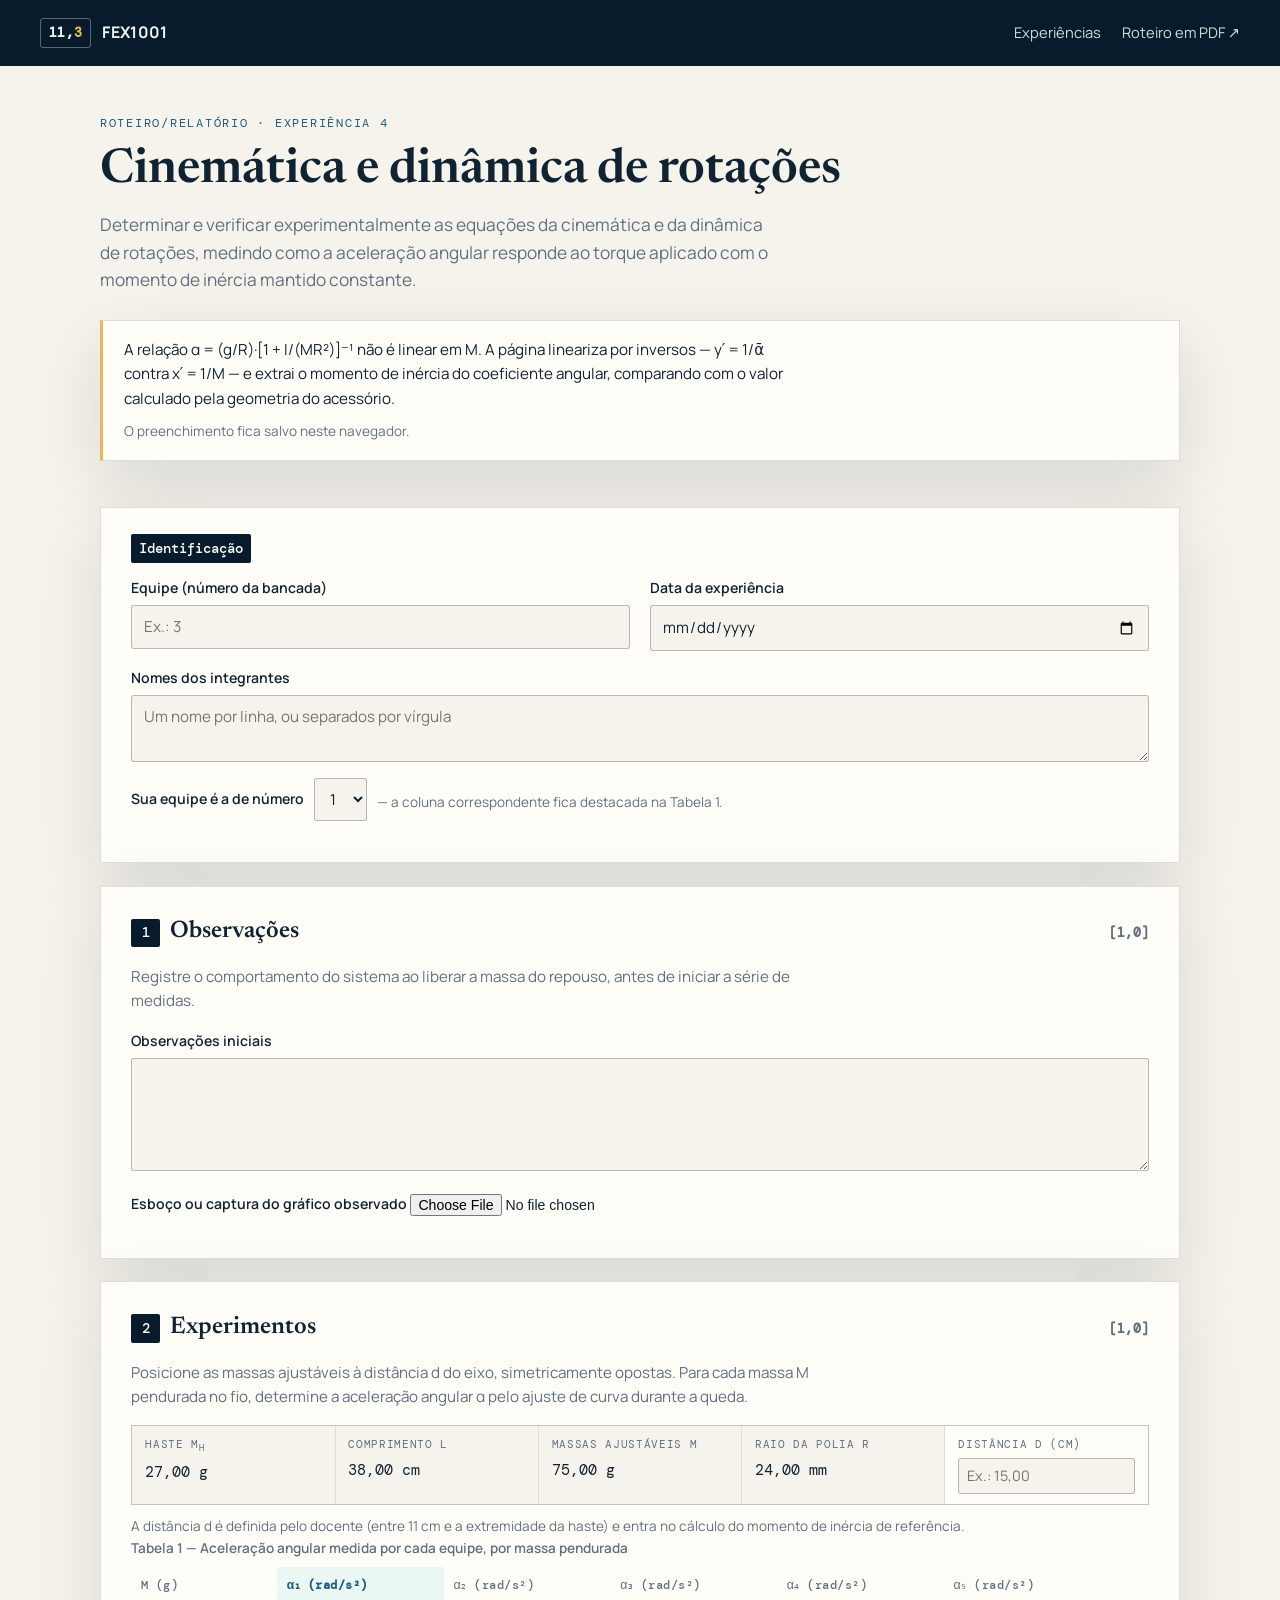
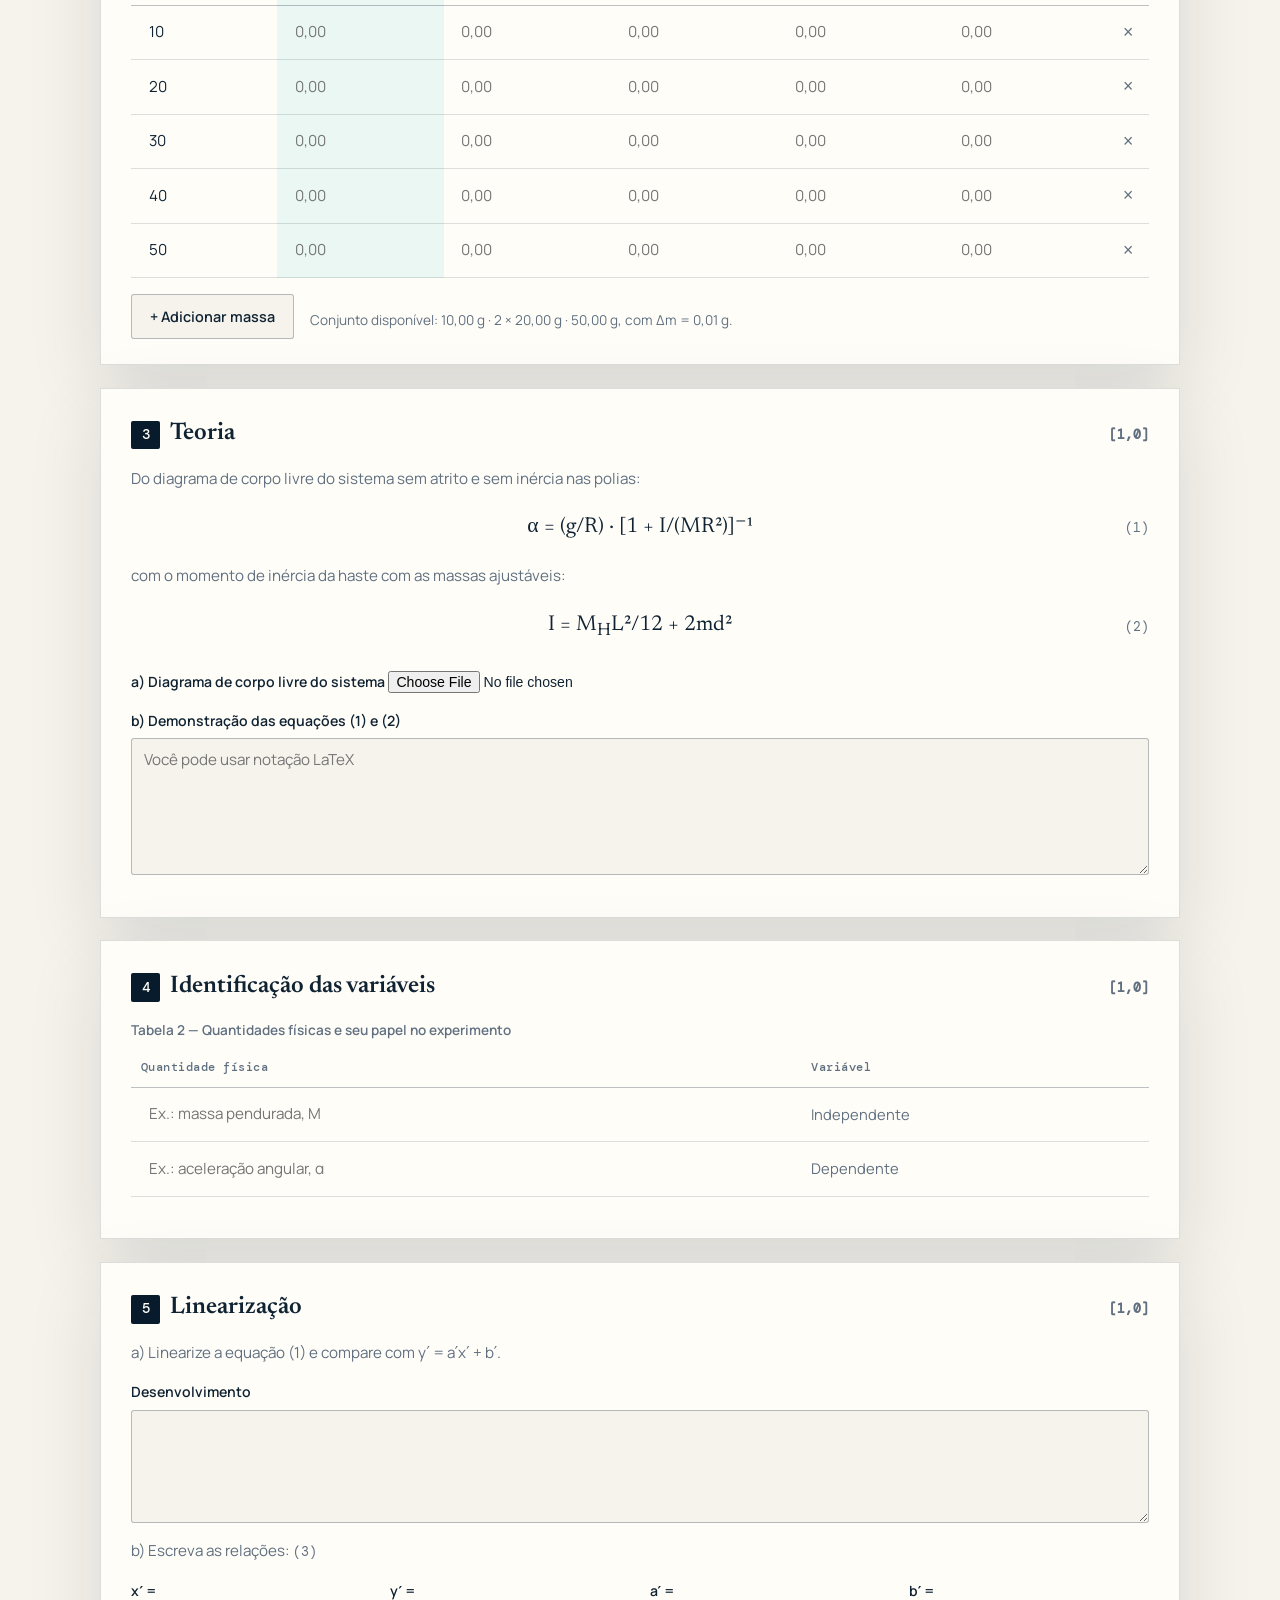
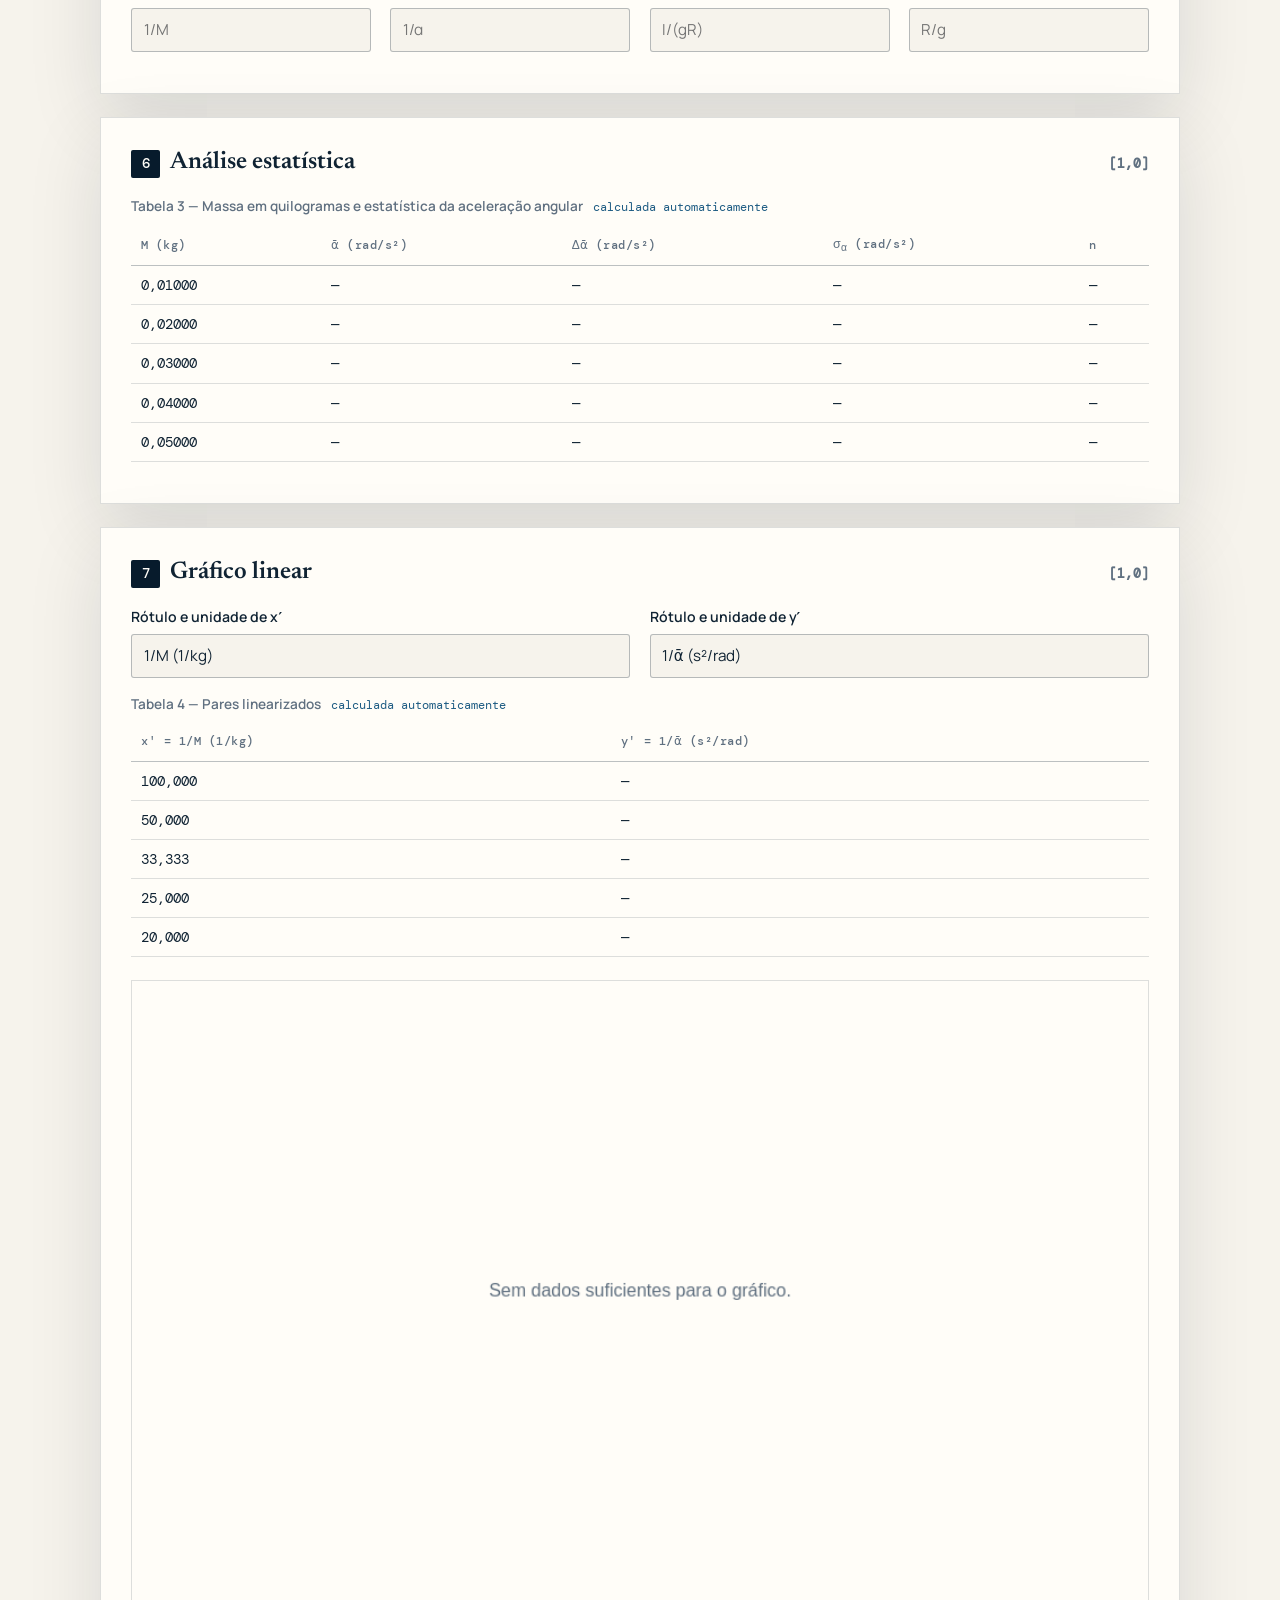
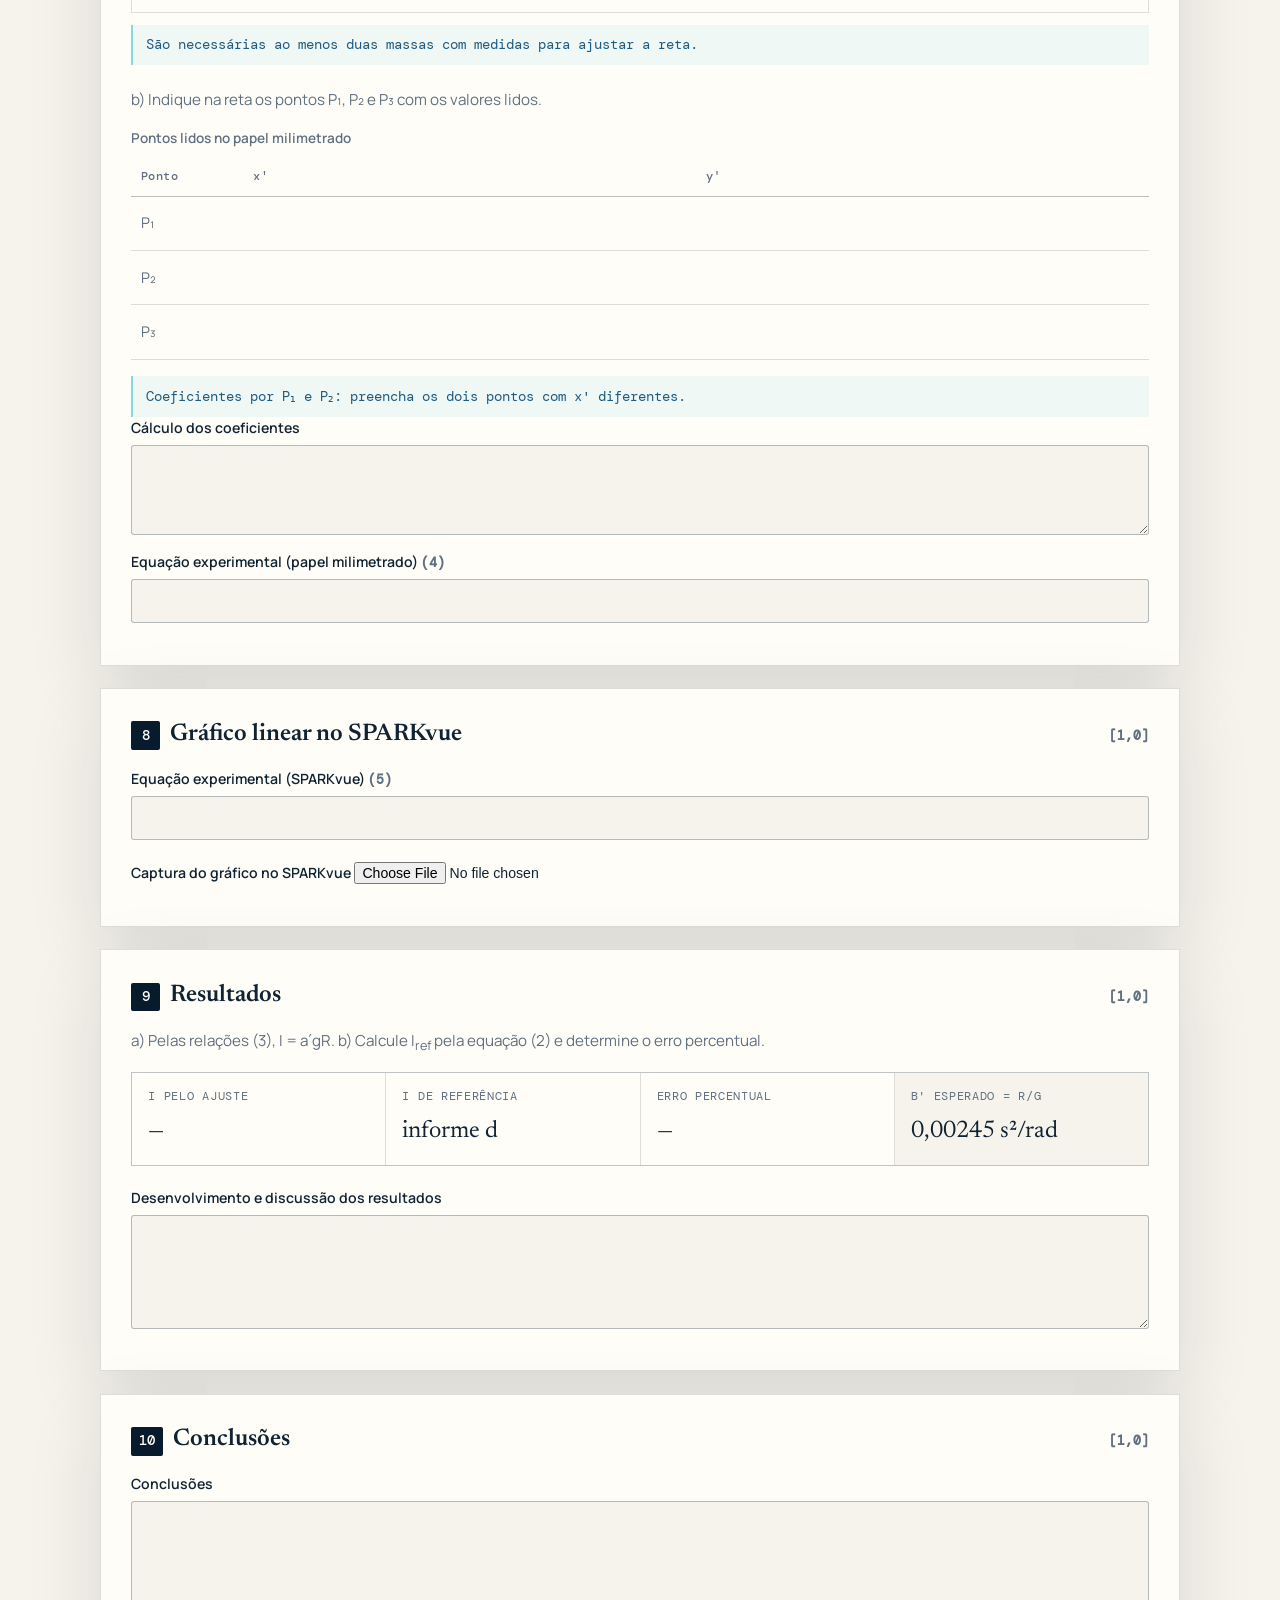
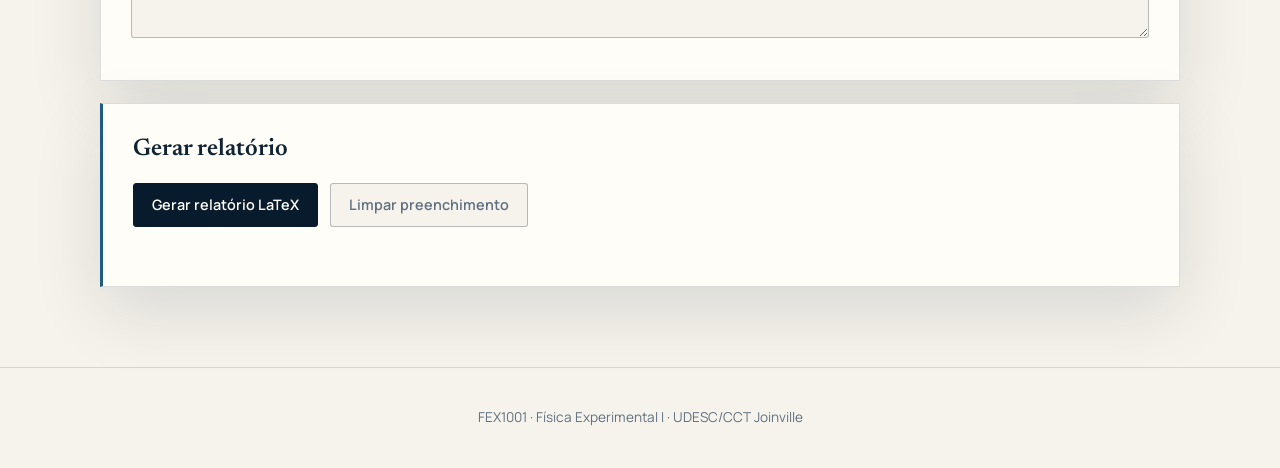
<file: laboratorios/experiencia-4/index.html>
<!doctype html>
<html lang="pt-BR">
<head>
<meta charset="utf-8">
<meta name="viewport" content="width=device-width, initial-scale=1">
<meta name="description" content="Roteiro/Relatório da Experiência 4 da FEX1001: cinemática e dinâmica de rotações. Preencha os dados online e baixe o relatório em LaTeX.">
<meta name="theme-color" content="#071b2c">
<title>Experiência 4 · Cinemática e dinâmica de rotações · FEX1001</title>
<link rel="icon" href="../../favicon.svg" type="image/svg+xml">
<link rel="preconnect" href="https://fonts.googleapis.com">
<link rel="preconnect" href="https://fonts.gstatic.com" crossorigin>
<link href="https://fonts.googleapis.com/css2?family=DM+Mono:wght@400;500&family=Manrope:wght@400;500;600;700&family=Newsreader:opsz,wght@6..72,500;6..72,600&display=swap" rel="stylesheet">
<link rel="stylesheet" href="../lab.css">
</head>
<body>
<a class="skip-link" href="#conteudo">Ir para o conteúdo</a>

<header class="lab-header">
  <a class="brand" href="../../">
    <span class="brand-mark"><span class="mark-value">11,<b>3</b></span></span>
    <span>FEX1001</span>
  </a>
  <nav>
    <a href="../../#experiencias">Experiências</a>
    <a href="../../Apostilas%20e%20Relatorios/Experiencia%204.pdf">Roteiro em PDF ↗</a>
  </nav>
</header>

<main id="conteudo">

<section class="lab-hero">
  <p class="eyebrow">Roteiro/Relatório · Experiência 4</p>
  <h1>Cinemática e dinâmica de rotações</h1>
  <p class="lead">
    Determinar e verificar experimentalmente as equações da cinemática e da
    dinâmica de rotações, medindo como a aceleração angular responde ao torque
    aplicado com o momento de inércia mantido constante.
  </p>
  <div class="hero-note">
    <p>
      A relação α = (g/R)·[1 + I/(MR²)]⁻¹ não é linear em M. A página lineariza
      por inversos — y′ = 1/ᾱ contra x′ = 1/M — e extrai o momento de inércia
      do coeficiente angular, comparando com o valor calculado pela geometria
      do acessório.
    </p>
    <p class="autosave">O preenchimento fica salvo neste navegador.</p>
  </div>
</section>

<section class="card">
  <h2><span class="tag">Identificação</span></h2>
  <div class="grid-2">
    <label>Equipe (número da bancada)
      <input type="text" id="equipe" placeholder="Ex.: 3" data-save>
    </label>
    <label>Data da experiência
      <input type="date" id="dataExp" data-save>
    </label>
  </div>
  <label>Nomes dos integrantes
    <textarea id="integrantes" rows="2" placeholder="Um nome por linha, ou separados por vírgula" data-save></textarea>
  </label>
  <label class="inline-field">Sua equipe é a de número
    <select id="minhaEquipe" data-save>
      <option value="1">1</option><option value="2">2</option>
      <option value="3">3</option><option value="4">4</option>
      <option value="5">5</option>
    </select>
    <span class="hint">— a coluna correspondente fica destacada na Tabela 1.</span>
  </label>
</section>

<section class="card">
  <h2><span class="tag">1</span> Observações <span class="pts">[1,0]</span></h2>
  <p class="task">
    Registre o comportamento do sistema ao liberar a massa do repouso, antes de
    iniciar a série de medidas.
  </p>
  <label>Observações iniciais
    <textarea id="obsTexto" rows="4" data-save></textarea>
  </label>
  <div class="upload" data-upload="figObs">
    <label>Esboço ou captura do gráfico observado
      <input type="file" accept="image/*" data-file="figObs">
    </label>
    <div class="thumb" data-thumb="figObs"></div>
  </div>
</section>

<section class="card">
  <h2><span class="tag">2</span> Experimentos <span class="pts">[1,0]</span></h2>
  <p class="task">
    Posicione as massas ajustáveis à distância d do eixo, simetricamente
    opostas. Para cada massa M pendurada no fio, determine a aceleração angular
    α pelo ajuste de curva durante a queda.
  </p>
  <div class="constants">
    <div class="constant"><span class="k">Haste M<sub>H</sub></span><span class="v">27,00 g</span></div>
    <div class="constant"><span class="k">Comprimento L</span><span class="v">38,00 cm</span></div>
    <div class="constant"><span class="k">Massas ajustáveis m</span><span class="v">75,00 g</span></div>
    <div class="constant"><span class="k">Raio da polia R</span><span class="v">24,00 mm</span></div>
    <div class="constant editable">
      <span class="k">Distância d (cm)</span>
      <input type="text" id="distD" placeholder="Ex.: 15,00" data-save>
    </div>
  </div>
  <p class="hint" style="margin-top:-.4rem">
    A distância d é definida pelo docente (entre 11 cm e a extremidade da haste)
    e entra no cálculo do momento de inércia de referência.
  </p>
  <div class="table-wrap">
    <table id="tabela1" class="data-table">
      <caption>Tabela 1 — Aceleração angular medida por cada equipe, por massa pendurada</caption>
      <thead>
        <tr>
          <th>M (g)</th>
          <th data-eq="1">α₁ (rad/s²)</th>
          <th data-eq="2">α₂ (rad/s²)</th>
          <th data-eq="3">α₃ (rad/s²)</th>
          <th data-eq="4">α₄ (rad/s²)</th>
          <th data-eq="5">α₅ (rad/s²)</th>
          <th class="col-action"></th>
        </tr>
      </thead>
      <tbody></tbody>
    </table>
  </div>
  <div class="row-actions">
    <button type="button" class="button" id="addRow">+ Adicionar massa</button>
    <span class="hint">Conjunto disponível: 10,00 g · 2 × 20,00 g · 50,00 g, com Δm = 0,01 g.</span>
  </div>
</section>

<section class="card">
  <h2><span class="tag">3</span> Teoria <span class="pts">[1,0]</span></h2>
  <p class="task">
    Do diagrama de corpo livre do sistema sem atrito e sem inércia nas polias:
  </p>
  <p class="eq-display">α = (g/R) · [1 + I/(MR²)]⁻¹ <span class="eq-num">(1)</span></p>
  <p class="task">
    com o momento de inércia da haste com as massas ajustáveis:
  </p>
  <p class="eq-display">I = M<sub>H</sub>L²/12 + 2md² <span class="eq-num">(2)</span></p>
  <div class="upload" data-upload="figDCL">
    <label>a) Diagrama de corpo livre do sistema
      <input type="file" accept="image/*" data-file="figDCL">
    </label>
    <div class="thumb" data-thumb="figDCL"></div>
  </div>
  <label>b) Demonstração das equações (1) e (2)
    <textarea id="teoriaTexto" rows="5" placeholder="Você pode usar notação LaTeX" data-save></textarea>
  </label>
</section>

<section class="card">
  <h2><span class="tag">4</span> Identificação das variáveis <span class="pts">[1,0]</span></h2>
  <div class="table-wrap">
    <table class="data-table narrow">
      <caption>Tabela 2 — Quantidades físicas e seu papel no experimento</caption>
      <thead><tr><th>Quantidade física</th><th>Variável</th></tr></thead>
      <tbody>
        <tr><td><input type="text" id="varIndep" placeholder="Ex.: massa pendurada, M" data-save></td><td class="fixed">Independente</td></tr>
        <tr><td><input type="text" id="varDep" placeholder="Ex.: aceleração angular, α" data-save></td><td class="fixed">Dependente</td></tr>
      </tbody>
    </table>
  </div>
</section>

<section class="card">
  <h2><span class="tag">5</span> Linearização <span class="pts">[1,0]</span></h2>
  <p class="task">a) Linearize a equação (1) e compare com y′ = a′x′ + b′.</p>
  <label>Desenvolvimento
    <textarea id="linTexto" rows="4" data-save></textarea>
  </label>
  <p class="task">b) Escreva as relações: <span class="eq-num">(3)</span></p>
  <div class="grid-4">
    <label>x′ = <input type="text" id="relX" placeholder="1/M" data-save></label>
    <label>y′ = <input type="text" id="relY" placeholder="1/α" data-save></label>
    <label>a′ = <input type="text" id="relA" placeholder="I/(gR)" data-save></label>
    <label>b′ = <input type="text" id="relB" placeholder="R/g" data-save></label>
  </div>
</section>

<section class="card">
  <h2><span class="tag">6</span> Análise estatística <span class="pts">[1,0]</span></h2>
  <div class="table-wrap">
    <table id="tabela3" class="data-table computed">
      <caption>Tabela 3 — Massa em quilogramas e estatística da aceleração angular <span class="auto">calculada automaticamente</span></caption>
      <thead>
        <tr><th>M (kg)</th><th>ᾱ (rad/s²)</th><th>Δᾱ (rad/s²)</th><th>σ<sub>α</sub> (rad/s²)</th><th>n</th></tr>
      </thead>
      <tbody></tbody>
    </table>
  </div>
</section>

<section class="card">
  <h2><span class="tag">7</span> Gráfico linear <span class="pts">[1,0]</span></h2>
  <div class="grid-2">
    <label>Rótulo e unidade de x′ <input type="text" id="labelX" value="1/M (1/kg)" data-save></label>
    <label>Rótulo e unidade de y′ <input type="text" id="labelY" value="1/ᾱ (s²/rad)" data-save></label>
  </div>
  <div class="table-wrap">
    <table id="tabela4" class="data-table computed">
      <caption>Tabela 4 — Pares linearizados <span class="auto">calculada automaticamente</span></caption>
      <thead><tr><th id="th4x">x′</th><th id="th4y">y′</th></tr></thead>
      <tbody></tbody>
    </table>
  </div>
  <div class="chart-block">
    <canvas id="grafico" width="900" height="560"></canvas>
    <p class="fit-readout" id="fitReadout">Preencha a Tabela 1 para ver o ajuste.</p>
  </div>
  <p class="task">b) Indique na reta os pontos P₁, P₂ e P₃ com os valores lidos.</p>
  <div class="table-wrap">
    <table class="data-table narrow" id="pontos">
      <caption>Pontos lidos no papel milimetrado</caption>
      <thead><tr><th>Ponto</th><th>x′</th><th>y′</th></tr></thead>
      <tbody>
        <tr><td class="fixed">P₁</td><td><input type="text" data-p="p1x" data-save></td><td><input type="text" data-p="p1y" data-save></td></tr>
        <tr><td class="fixed">P₂</td><td><input type="text" data-p="p2x" data-save></td><td><input type="text" data-p="p2y" data-save></td></tr>
        <tr><td class="fixed">P₃</td><td><input type="text" data-p="p3x" data-save></td><td><input type="text" data-p="p3y" data-save></td></tr>
      </tbody>
    </table>
  </div>
  <p class="derived" id="pontosReadout">Coeficientes por P₁ e P₂: preencha os pontos.</p>
  <label>Cálculo dos coeficientes
    <textarea id="coefTexto" rows="3" data-save></textarea>
  </label>
  <label>Equação experimental (papel milimetrado) <span class="eq-num">(4)</span>
    <input type="text" id="eq3" data-save>
  </label>
</section>

<section class="card">
  <h2><span class="tag">8</span> Gráfico linear no SPARKvue <span class="pts">[1,0]</span></h2>
  <label>Equação experimental (SPARKvue) <span class="eq-num">(5)</span>
    <input type="text" id="eq4" data-save>
  </label>
  <div class="upload" data-upload="figSpark">
    <label>Captura do gráfico no SPARKvue
      <input type="file" accept="image/*" data-file="figSpark">
    </label>
    <div class="thumb" data-thumb="figSpark"></div>
  </div>
</section>

<section class="card">
  <h2><span class="tag">9</span> Resultados <span class="pts">[1,0]</span></h2>
  <p class="task">
    a) Pelas relações (3), I = a′gR. b) Calcule I<sub>ref</sub> pela equação (2)
    e determine o erro percentual.
  </p>
  <div class="result-grid">
    <div class="result-tile"><span class="k">I pelo ajuste</span><span class="n" id="iFit">—</span></div>
    <div class="result-tile"><span class="k">I de referência</span><span class="n" id="iRef">—</span></div>
    <div class="result-tile"><span class="k">Erro percentual</span><span class="n" id="iErro">—</span></div>
    <div class="result-tile ref"><span class="k">b′ esperado = R/g</span><span class="n" id="bEsperado">—</span></div>
  </div>
  <label>Desenvolvimento e discussão dos resultados
    <textarea id="resTexto" rows="4" data-save></textarea>
  </label>
</section>

<section class="card">
  <h2><span class="tag">10</span> Conclusões <span class="pts">[1,0]</span></h2>
  <label>Conclusões
    <textarea id="concTexto" rows="5" data-save></textarea>
  </label>
</section>

<section class="card generate">
  <h2>Gerar relatório</h2>
  <div class="gen-actions">
    <button type="button" class="button button-primary" id="gerar">Gerar relatório LaTeX</button>
    <button type="button" class="button button-ghost" id="limpar">Limpar preenchimento</button>
  </div>
  <p class="status" id="status"></p>
</section>

</main>

<footer class="lab-footer">
  <p>FEX1001 · Física Experimental I · UDESC/CCT Joinville</p>
</footer>

<script src="../lab.js"></script>
<script src="lab-experiencia-4.js"></script>
</body>
</html>
</file>
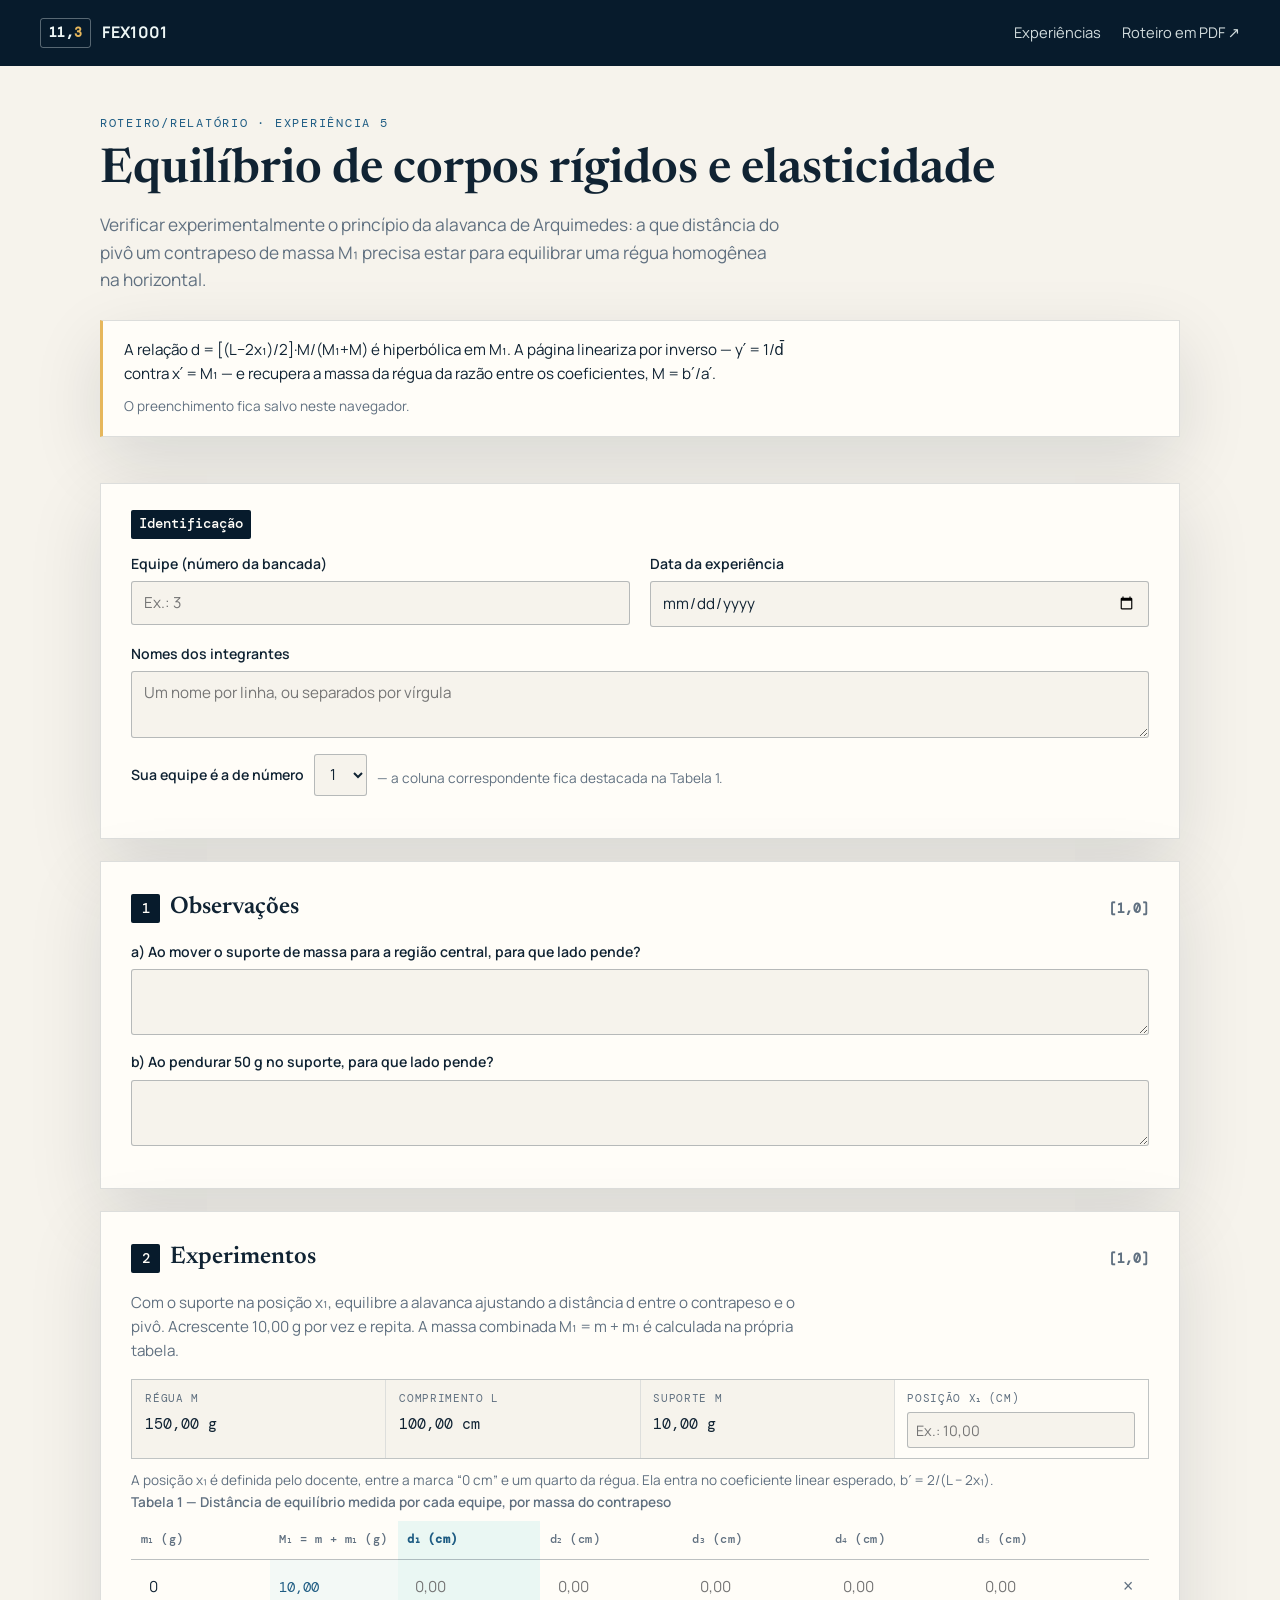
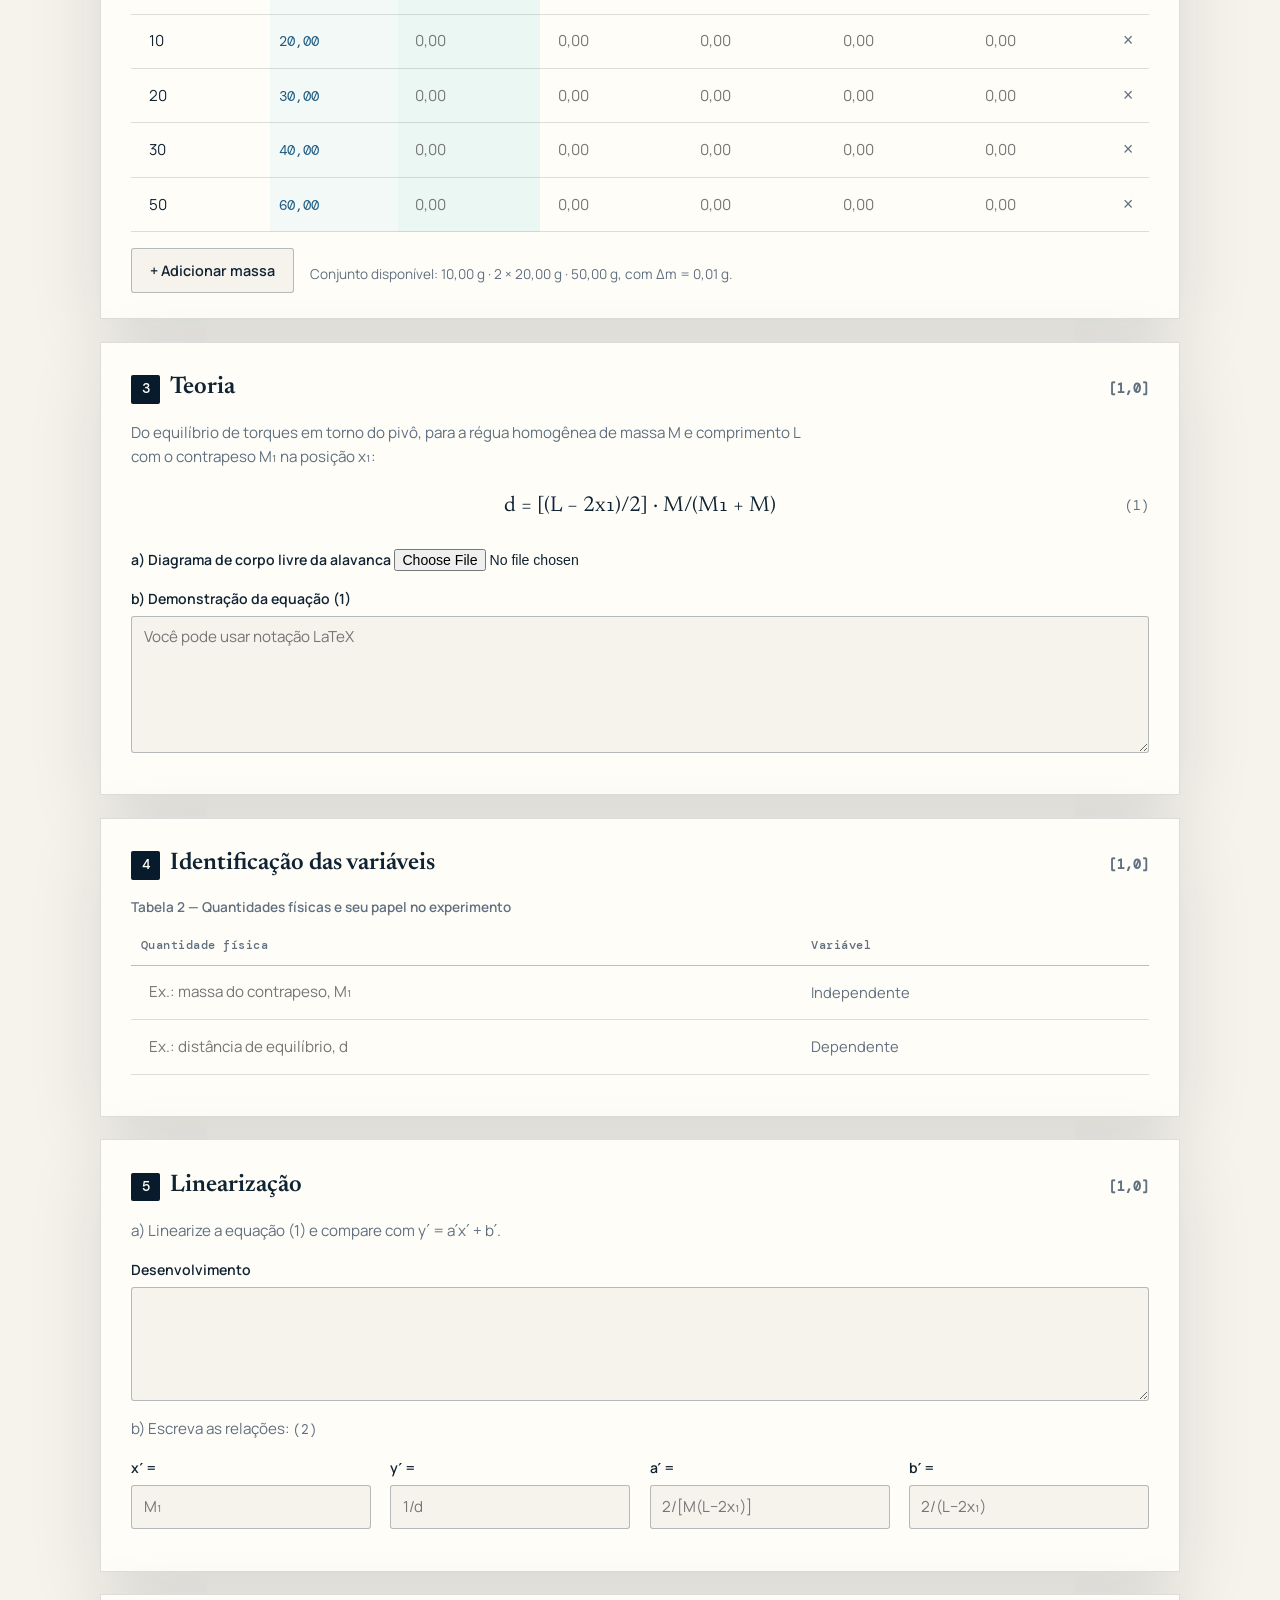
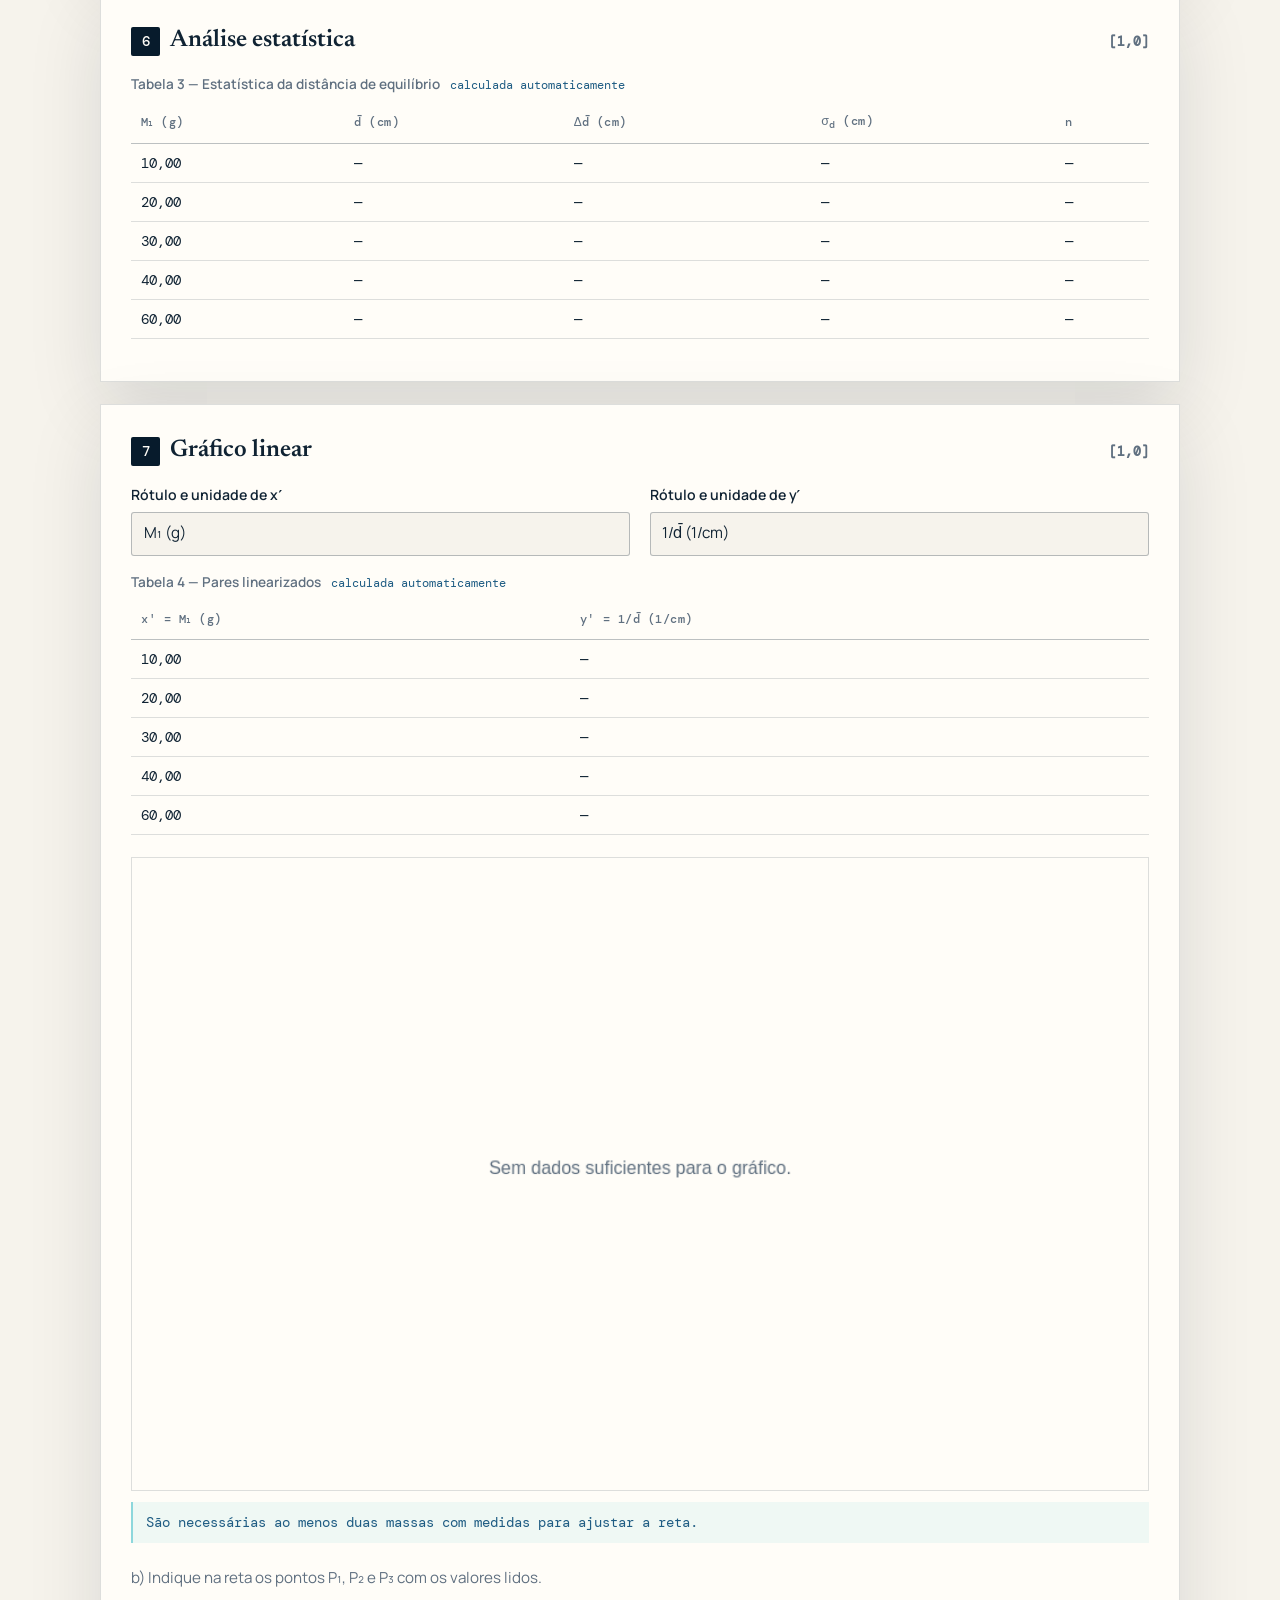
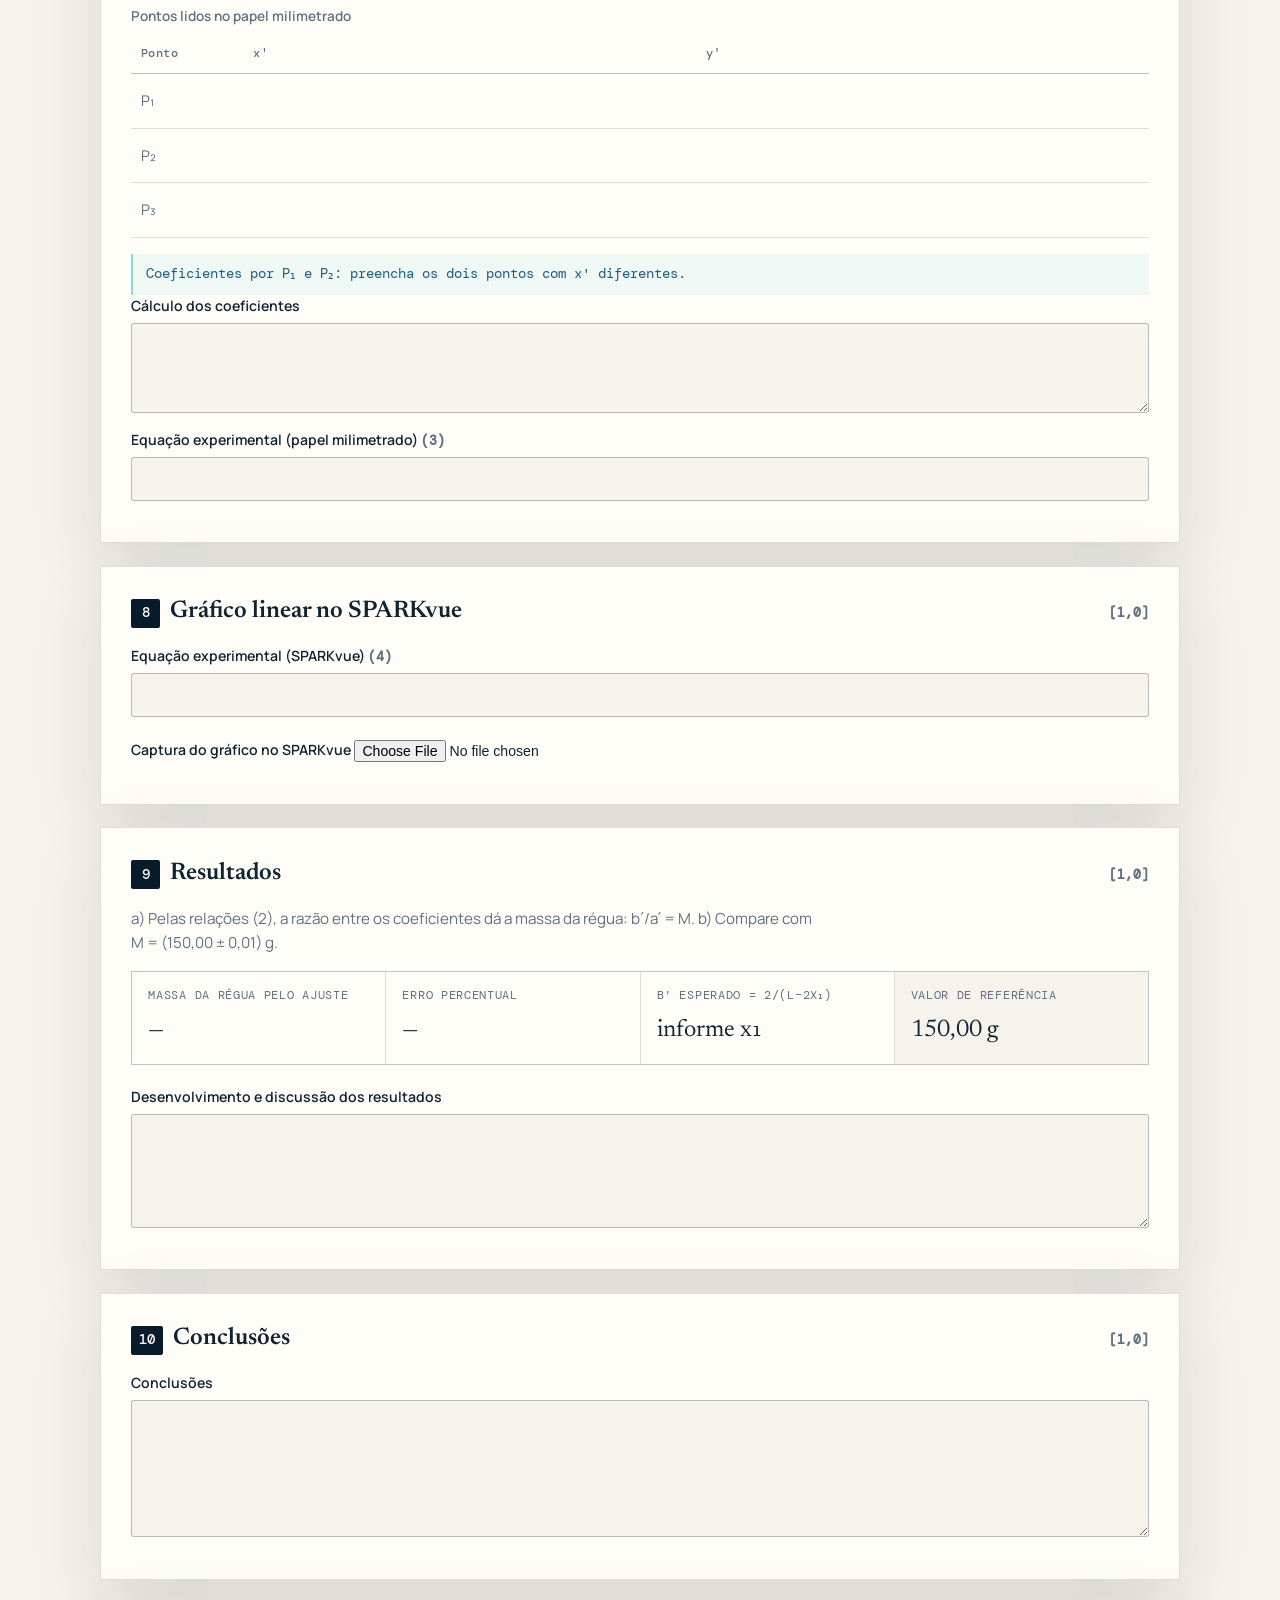
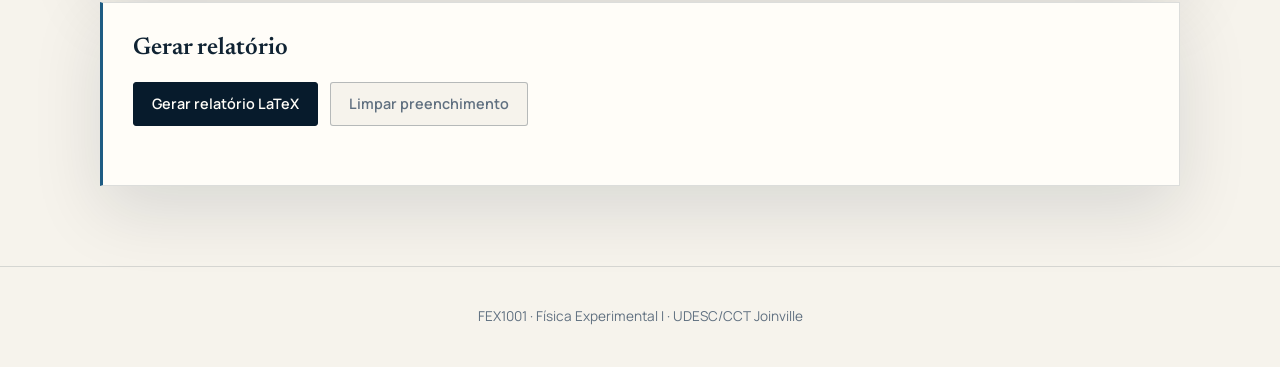
<file: laboratorios/experiencia-5/index.html>
<!doctype html>
<html lang="pt-BR">
<head>
<meta charset="utf-8">
<meta name="viewport" content="width=device-width, initial-scale=1">
<meta name="description" content="Roteiro/Relatório da Experiência 5 da FEX1001: equilíbrio de corpos rígidos e o princípio da alavanca. Preencha os dados online e baixe o relatório em LaTeX.">
<meta name="theme-color" content="#071b2c">
<title>Experiência 5 · Equilíbrio de corpos rígidos · FEX1001</title>
<link rel="icon" href="../../favicon.svg" type="image/svg+xml">
<link rel="preconnect" href="https://fonts.googleapis.com">
<link rel="preconnect" href="https://fonts.gstatic.com" crossorigin>
<link href="https://fonts.googleapis.com/css2?family=DM+Mono:wght@400;500&family=Manrope:wght@400;500;600;700&family=Newsreader:opsz,wght@6..72,500;6..72,600&display=swap" rel="stylesheet">
<link rel="stylesheet" href="../lab.css">
</head>
<body>
<a class="skip-link" href="#conteudo">Ir para o conteúdo</a>

<header class="lab-header">
  <a class="brand" href="../../">
    <span class="brand-mark"><span class="mark-value">11,<b>3</b></span></span>
    <span>FEX1001</span>
  </a>
  <nav>
    <a href="../../#experiencias">Experiências</a>
    <a href="../../Apostilas%20e%20Relatorios/Experiencia%205.pdf">Roteiro em PDF ↗</a>
  </nav>
</header>

<main id="conteudo">

<section class="lab-hero">
  <p class="eyebrow">Roteiro/Relatório · Experiência 5</p>
  <h1>Equilíbrio de corpos rígidos e elasticidade</h1>
  <p class="lead">
    Verificar experimentalmente o princípio da alavanca de Arquimedes: a que
    distância do pivô um contrapeso de massa M₁ precisa estar para equilibrar
    uma régua homogênea na horizontal.
  </p>
  <div class="hero-note">
    <p>
      A relação d = [(L−2x₁)/2]·M/(M₁+M) é hiperbólica em M₁. A página
      lineariza por inverso — y′ = 1/d̄ contra x′ = M₁ — e recupera a massa da
      régua da razão entre os coeficientes, M = b′/a′.
    </p>
    <p class="autosave">O preenchimento fica salvo neste navegador.</p>
  </div>
</section>

<section class="card">
  <h2><span class="tag">Identificação</span></h2>
  <div class="grid-2">
    <label>Equipe (número da bancada)
      <input type="text" id="equipe" placeholder="Ex.: 3" data-save>
    </label>
    <label>Data da experiência
      <input type="date" id="dataExp" data-save>
    </label>
  </div>
  <label>Nomes dos integrantes
    <textarea id="integrantes" rows="2" placeholder="Um nome por linha, ou separados por vírgula" data-save></textarea>
  </label>
  <label class="inline-field">Sua equipe é a de número
    <select id="minhaEquipe" data-save>
      <option value="1">1</option><option value="2">2</option>
      <option value="3">3</option><option value="4">4</option>
      <option value="5">5</option>
    </select>
    <span class="hint">— a coluna correspondente fica destacada na Tabela 1.</span>
  </label>
</section>

<section class="card">
  <h2><span class="tag">1</span> Observações <span class="pts">[1,0]</span></h2>
  <label>a) Ao mover o suporte de massa para a região central, para que lado pende?
    <textarea id="obsA" rows="2" data-save></textarea>
  </label>
  <label>b) Ao pendurar 50 g no suporte, para que lado pende?
    <textarea id="obsB" rows="2" data-save></textarea>
  </label>
</section>

<section class="card">
  <h2><span class="tag">2</span> Experimentos <span class="pts">[1,0]</span></h2>
  <p class="task">
    Com o suporte na posição x₁, equilibre a alavanca ajustando a distância d
    entre o contrapeso e o pivô. Acrescente 10,00 g por vez e repita. A massa
    combinada M₁ = m + m₁ é calculada na própria tabela.
  </p>
  <div class="constants">
    <div class="constant"><span class="k">Régua M</span><span class="v">150,00 g</span></div>
    <div class="constant"><span class="k">Comprimento L</span><span class="v">100,00 cm</span></div>
    <div class="constant"><span class="k">Suporte m</span><span class="v">10,00 g</span></div>
    <div class="constant editable">
      <span class="k">Posição x₁ (cm)</span>
      <input type="text" id="posX1" placeholder="Ex.: 10,00" data-save>
    </div>
  </div>
  <p class="hint" style="margin-top:-.4rem">
    A posição x₁ é definida pelo docente, entre a marca “0 cm” e um quarto da
    régua. Ela entra no coeficiente linear esperado, b′ = 2/(L − 2x₁).
  </p>
  <div class="table-wrap">
    <table id="tabela1" class="data-table">
      <caption>Tabela 1 — Distância de equilíbrio medida por cada equipe, por massa do contrapeso</caption>
      <thead>
        <tr>
          <th>m₁ (g)</th>
          <th>M₁ = m + m₁ (g)</th>
          <th data-eq="1">d₁ (cm)</th>
          <th data-eq="2">d₂ (cm)</th>
          <th data-eq="3">d₃ (cm)</th>
          <th data-eq="4">d₄ (cm)</th>
          <th data-eq="5">d₅ (cm)</th>
          <th class="col-action"></th>
        </tr>
      </thead>
      <tbody></tbody>
    </table>
  </div>
  <div class="row-actions">
    <button type="button" class="button" id="addRow">+ Adicionar massa</button>
    <span class="hint">Conjunto disponível: 10,00 g · 2 × 20,00 g · 50,00 g, com Δm = 0,01 g.</span>
  </div>
</section>

<section class="card">
  <h2><span class="tag">3</span> Teoria <span class="pts">[1,0]</span></h2>
  <p class="task">
    Do equilíbrio de torques em torno do pivô, para a régua homogênea de massa M
    e comprimento L com o contrapeso M₁ na posição x₁:
  </p>
  <p class="eq-display">d = [(L − 2x₁)/2] · M/(M₁ + M) <span class="eq-num">(1)</span></p>
  <div class="upload" data-upload="figDCL">
    <label>a) Diagrama de corpo livre da alavanca
      <input type="file" accept="image/*" data-file="figDCL">
    </label>
    <div class="thumb" data-thumb="figDCL"></div>
  </div>
  <label>b) Demonstração da equação (1)
    <textarea id="teoriaTexto" rows="5" placeholder="Você pode usar notação LaTeX" data-save></textarea>
  </label>
</section>

<section class="card">
  <h2><span class="tag">4</span> Identificação das variáveis <span class="pts">[1,0]</span></h2>
  <div class="table-wrap">
    <table class="data-table narrow">
      <caption>Tabela 2 — Quantidades físicas e seu papel no experimento</caption>
      <thead><tr><th>Quantidade física</th><th>Variável</th></tr></thead>
      <tbody>
        <tr><td><input type="text" id="varIndep" placeholder="Ex.: massa do contrapeso, M₁" data-save></td><td class="fixed">Independente</td></tr>
        <tr><td><input type="text" id="varDep" placeholder="Ex.: distância de equilíbrio, d" data-save></td><td class="fixed">Dependente</td></tr>
      </tbody>
    </table>
  </div>
</section>

<section class="card">
  <h2><span class="tag">5</span> Linearização <span class="pts">[1,0]</span></h2>
  <p class="task">a) Linearize a equação (1) e compare com y′ = a′x′ + b′.</p>
  <label>Desenvolvimento
    <textarea id="linTexto" rows="4" data-save></textarea>
  </label>
  <p class="task">b) Escreva as relações: <span class="eq-num">(2)</span></p>
  <div class="grid-4">
    <label>x′ = <input type="text" id="relX" placeholder="M₁" data-save></label>
    <label>y′ = <input type="text" id="relY" placeholder="1/d" data-save></label>
    <label>a′ = <input type="text" id="relA" placeholder="2/[M(L−2x₁)]" data-save></label>
    <label>b′ = <input type="text" id="relB" placeholder="2/(L−2x₁)" data-save></label>
  </div>
</section>

<section class="card">
  <h2><span class="tag">6</span> Análise estatística <span class="pts">[1,0]</span></h2>
  <div class="table-wrap">
    <table id="tabela3" class="data-table computed">
      <caption>Tabela 3 — Estatística da distância de equilíbrio <span class="auto">calculada automaticamente</span></caption>
      <thead>
        <tr><th>M₁ (g)</th><th>d̄ (cm)</th><th>Δd̄ (cm)</th><th>σ<sub>d</sub> (cm)</th><th>n</th></tr>
      </thead>
      <tbody></tbody>
    </table>
  </div>
</section>

<section class="card">
  <h2><span class="tag">7</span> Gráfico linear <span class="pts">[1,0]</span></h2>
  <div class="grid-2">
    <label>Rótulo e unidade de x′ <input type="text" id="labelX" value="M₁ (g)" data-save></label>
    <label>Rótulo e unidade de y′ <input type="text" id="labelY" value="1/d̄ (1/cm)" data-save></label>
  </div>
  <div class="table-wrap">
    <table id="tabela4" class="data-table computed">
      <caption>Tabela 4 — Pares linearizados <span class="auto">calculada automaticamente</span></caption>
      <thead><tr><th id="th4x">x′</th><th id="th4y">y′</th></tr></thead>
      <tbody></tbody>
    </table>
  </div>
  <div class="chart-block">
    <canvas id="grafico" width="900" height="560"></canvas>
    <p class="fit-readout" id="fitReadout">Preencha a Tabela 1 para ver o ajuste.</p>
  </div>
  <p class="task">b) Indique na reta os pontos P₁, P₂ e P₃ com os valores lidos.</p>
  <div class="table-wrap">
    <table class="data-table narrow" id="pontos">
      <caption>Pontos lidos no papel milimetrado</caption>
      <thead><tr><th>Ponto</th><th>x′</th><th>y′</th></tr></thead>
      <tbody>
        <tr><td class="fixed">P₁</td><td><input type="text" data-p="p1x" data-save></td><td><input type="text" data-p="p1y" data-save></td></tr>
        <tr><td class="fixed">P₂</td><td><input type="text" data-p="p2x" data-save></td><td><input type="text" data-p="p2y" data-save></td></tr>
        <tr><td class="fixed">P₃</td><td><input type="text" data-p="p3x" data-save></td><td><input type="text" data-p="p3y" data-save></td></tr>
      </tbody>
    </table>
  </div>
  <p class="derived" id="pontosReadout">Coeficientes por P₁ e P₂: preencha os pontos.</p>
  <label>Cálculo dos coeficientes
    <textarea id="coefTexto" rows="3" data-save></textarea>
  </label>
  <label>Equação experimental (papel milimetrado) <span class="eq-num">(3)</span>
    <input type="text" id="eq3" data-save>
  </label>
</section>

<section class="card">
  <h2><span class="tag">8</span> Gráfico linear no SPARKvue <span class="pts">[1,0]</span></h2>
  <label>Equação experimental (SPARKvue) <span class="eq-num">(4)</span>
    <input type="text" id="eq4" data-save>
  </label>
  <div class="upload" data-upload="figSpark">
    <label>Captura do gráfico no SPARKvue
      <input type="file" accept="image/*" data-file="figSpark">
    </label>
    <div class="thumb" data-thumb="figSpark"></div>
  </div>
</section>

<section class="card">
  <h2><span class="tag">9</span> Resultados <span class="pts">[1,0]</span></h2>
  <p class="task">
    a) Pelas relações (2), a razão entre os coeficientes dá a massa da régua:
    b′/a′ = M. b) Compare com M = (150,00 ± 0,01) g.
  </p>
  <div class="result-grid">
    <div class="result-tile"><span class="k">Massa da régua pelo ajuste</span><span class="n" id="mFit">—</span></div>
    <div class="result-tile"><span class="k">Erro percentual</span><span class="n" id="mErro">—</span></div>
    <div class="result-tile"><span class="k">b′ esperado = 2/(L−2x₁)</span><span class="n" id="bEsperado">—</span></div>
    <div class="result-tile ref"><span class="k">Valor de referência</span><span class="n">150,00 g</span></div>
  </div>
  <label>Desenvolvimento e discussão dos resultados
    <textarea id="resTexto" rows="4" data-save></textarea>
  </label>
</section>

<section class="card">
  <h2><span class="tag">10</span> Conclusões <span class="pts">[1,0]</span></h2>
  <label>Conclusões
    <textarea id="concTexto" rows="5" data-save></textarea>
  </label>
</section>

<section class="card generate">
  <h2>Gerar relatório</h2>
  <div class="gen-actions">
    <button type="button" class="button button-primary" id="gerar">Gerar relatório LaTeX</button>
    <button type="button" class="button button-ghost" id="limpar">Limpar preenchimento</button>
  </div>
  <p class="status" id="status"></p>
</section>

</main>

<footer class="lab-footer">
  <p>FEX1001 · Física Experimental I · UDESC/CCT Joinville</p>
</footer>

<script src="../lab.js"></script>
<script src="lab-experiencia-5.js"></script>
</body>
</html>
</file>
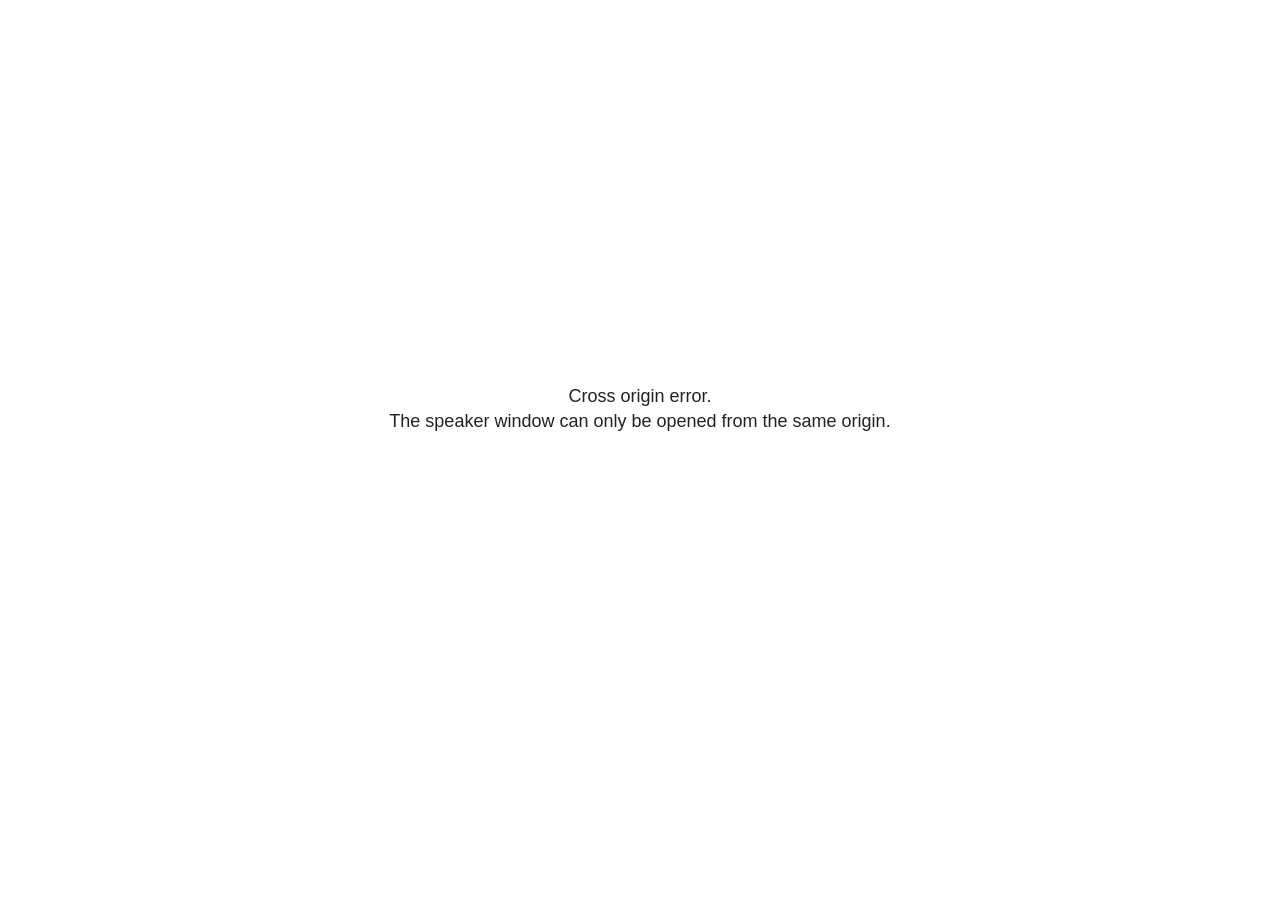
<file: vendor/reveal/plugin/notes/speaker-view.html>
<!--
	NOTE: You need to build the notes plugin after making changes to this file.
-->
<html lang="en">
	<head>
		<meta charset="utf-8">

		<title>reveal.js - Speaker View</title>

		<style>
			body {
				font-family: Helvetica;
				font-size: 18px;
			}

			#current-slide,
			#upcoming-slide,
			#speaker-controls {
				padding: 6px;
				box-sizing: border-box;
				-moz-box-sizing: border-box;
			}

			#current-slide iframe,
			#upcoming-slide iframe {
				width: 100%;
				height: 100%;
				border: 1px solid #ddd;
			}

			#current-slide .label,
			#upcoming-slide .label {
				position: absolute;
				top: 10px;
				left: 10px;
				z-index: 2;
			}

			#connection-status {
				position: absolute;
				top: 0;
				left: 0;
				width: 100%;
				height: 100%;
				z-index: 20;
				padding: 30% 20% 20% 20%;
				font-size: 18px;
				color: #222;
				background: #fff;
				text-align: center;
				box-sizing: border-box;
				line-height: 1.4;
			}

			.overlay-element {
				height: 34px;
				line-height: 34px;
				padding: 0 10px;
				text-shadow: none;
				background: rgba( 220, 220, 220, 0.8 );
				color: #222;
				font-size: 14px;
			}

			.overlay-element.interactive:hover {
				background: rgba( 220, 220, 220, 1 );
			}

			#current-slide {
				position: absolute;
				width: 60%;
				height: 100%;
				top: 0;
				left: 0;
				padding-right: 0;
			}

			#upcoming-slide {
				position: absolute;
				width: 40%;
				height: 40%;
				right: 0;
				top: 0;
			}

			/* Speaker controls */
			#speaker-controls {
				position: absolute;
				top: 40%;
				right: 0;
				width: 40%;
				height: 60%;
				overflow: auto;
				font-size: 18px;
			}

				.speaker-controls-time.hidden,
				.speaker-controls-notes.hidden {
					display: none;
				}

				.speaker-controls-time .label,
				.speaker-controls-pace .label,
				.speaker-controls-notes .label {
					text-transform: uppercase;
					font-weight: normal;
					font-size: 0.66em;
					color: #666;
					margin: 0;
				}

				.speaker-controls-time, .speaker-controls-pace {
					border-bottom: 1px solid rgba( 200, 200, 200, 0.5 );
					margin-bottom: 10px;
					padding: 10px 16px;
					padding-bottom: 20px;
					cursor: pointer;
				}

				.speaker-controls-time .reset-button {
					opacity: 0;
					float: right;
					color: #666;
					text-decoration: none;
				}
				.speaker-controls-time:hover .reset-button {
					opacity: 1;
				}

				.speaker-controls-time .timer,
				.speaker-controls-time .clock {
					width: 50%;
				}

				.speaker-controls-time .timer,
				.speaker-controls-time .clock,
				.speaker-controls-time .pacing .hours-value,
				.speaker-controls-time .pacing .minutes-value,
				.speaker-controls-time .pacing .seconds-value {
					font-size: 1.9em;
				}

				.speaker-controls-time .timer {
					float: left;
				}

				.speaker-controls-time .clock {
					float: right;
					text-align: right;
				}

				.speaker-controls-time span.mute {
					opacity: 0.3;
				}

				.speaker-controls-time .pacing-title {
					margin-top: 5px;
				}

				.speaker-controls-time .pacing.ahead {
					color: blue;
				}

				.speaker-controls-time .pacing.on-track {
					color: green;
				}

				.speaker-controls-time .pacing.behind {
					color: red;
				}

				.speaker-controls-notes {
					padding: 10px 16px;
				}

				.speaker-controls-notes .value {
					margin-top: 5px;
					line-height: 1.4;
					font-size: 1.2em;
				}

			/* Layout selector */
			#speaker-layout {
				position: absolute;
				top: 10px;
				right: 10px;
				color: #222;
				z-index: 10;
			}
				#speaker-layout select {
					position: absolute;
					width: 100%;
					height: 100%;
					top: 0;
					left: 0;
					border: 0;
					box-shadow: 0;
					cursor: pointer;
					opacity: 0;

					font-size: 1em;
					background-color: transparent;

					-moz-appearance: none;
					-webkit-appearance: none;
					-webkit-tap-highlight-color: rgba(0, 0, 0, 0);
				}

				#speaker-layout select:focus {
					outline: none;
					box-shadow: none;
				}

			.clear {
				clear: both;
			}

			/* Speaker layout: Wide */
			body[data-speaker-layout="wide"] #current-slide,
			body[data-speaker-layout="wide"] #upcoming-slide {
				width: 50%;
				height: 45%;
				padding: 6px;
			}

			body[data-speaker-layout="wide"] #current-slide {
				top: 0;
				left: 0;
			}

			body[data-speaker-layout="wide"] #upcoming-slide {
				top: 0;
				left: 50%;
			}

			body[data-speaker-layout="wide"] #speaker-controls {
				top: 45%;
				left: 0;
				width: 100%;
				height: 50%;
				font-size: 1.25em;
			}

			/* Speaker layout: Tall */
			body[data-speaker-layout="tall"] #current-slide,
			body[data-speaker-layout="tall"] #upcoming-slide {
				width: 45%;
				height: 50%;
				padding: 6px;
			}

			body[data-speaker-layout="tall"] #current-slide {
				top: 0;
				left: 0;
			}

			body[data-speaker-layout="tall"] #upcoming-slide {
				top: 50%;
				left: 0;
			}

			body[data-speaker-layout="tall"] #speaker-controls {
				padding-top: 40px;
				top: 0;
				left: 45%;
				width: 55%;
				height: 100%;
				font-size: 1.25em;
			}

			/* Speaker layout: Notes only */
			body[data-speaker-layout="notes-only"] #current-slide,
			body[data-speaker-layout="notes-only"] #upcoming-slide {
				display: none;
			}

			body[data-speaker-layout="notes-only"] #speaker-controls {
				padding-top: 40px;
				top: 0;
				left: 0;
				width: 100%;
				height: 100%;
				font-size: 1.25em;
			}

			@media screen and (max-width: 1080px) {
				body[data-speaker-layout="default"] #speaker-controls {
					font-size: 16px;
				}
			}

			@media screen and (max-width: 900px) {
				body[data-speaker-layout="default"] #speaker-controls {
					font-size: 14px;
				}
			}

			@media screen and (max-width: 800px) {
				body[data-speaker-layout="default"] #speaker-controls {
					font-size: 12px;
				}
			}

		</style>
	</head>

	<body>

		<div id="connection-status">Loading speaker view...</div>

		<div id="current-slide"></div>
		<div id="upcoming-slide"><span class="overlay-element label">Upcoming</span></div>
		<div id="speaker-controls">
			<div class="speaker-controls-time">
				<h4 class="label">Time <span class="reset-button">Click to Reset</span></h4>
				<div class="clock">
					<span class="clock-value">0:00 AM</span>
				</div>
				<div class="timer">
					<span class="hours-value">00</span><span class="minutes-value">:00</span><span class="seconds-value">:00</span>
				</div>
				<div class="clear"></div>

				<h4 class="label pacing-title" style="display: none">Pacing – Time to finish current slide</h4>
				<div class="pacing" style="display: none">
					<span class="hours-value">00</span><span class="minutes-value">:00</span><span class="seconds-value">:00</span>
				</div>
			</div>

			<div class="speaker-controls-notes hidden">
				<h4 class="label">Notes</h4>
				<div class="value"></div>
			</div>
		</div>
		<div id="speaker-layout" class="overlay-element interactive">
			<span class="speaker-layout-label"></span>
			<select class="speaker-layout-dropdown"></select>
		</div>

		<script>

			(function() {

				var notes,
					notesValue,
					currentState,
					currentSlide,
					upcomingSlide,
					layoutLabel,
					layoutDropdown,
					pendingCalls = {},
					lastRevealApiCallId = 0,
					connected = false

				var connectionStatus = document.querySelector( '#connection-status' );

				var SPEAKER_LAYOUTS = {
					'default': 'Default',
					'wide': 'Wide',
					'tall': 'Tall',
					'notes-only': 'Notes only'
				};

				setupLayout();

				let openerOrigin;

				try {
					openerOrigin = window.opener.location.origin;
				}
				catch ( error ) { console.warn( error ) }

				// In order to prevent XSS, the speaker view will only run if its
				// opener has the same origin as itself
				if( window.location.origin !== openerOrigin ) {
					connectionStatus.innerHTML = 'Cross origin error.<br>The speaker window can only be opened from the same origin.';
					return;
				}

				var connectionTimeout = setTimeout( function() {
					connectionStatus.innerHTML = 'Error connecting to main window.<br>Please try closing and reopening the speaker view.';
				}, 5000 );

				window.addEventListener( 'message', function( event ) {

					// Validate the origin of all messages to avoid parsing messages
					// that aren't meant for us. Ignore when running off file:// so
					// that the speaker view continues to work without a web server.
					if( window.location.origin !== event.origin && window.location.origin !== 'file://' ) {
						return
					}

					clearTimeout( connectionTimeout );
					connectionStatus.style.display = 'none';

					var data = JSON.parse( event.data );

					// The overview mode is only useful to the reveal.js instance
					// where navigation occurs so we don't sync it
					if( data.state ) delete data.state.overview;

					// Messages sent by the notes plugin inside of the main window
					if( data && data.namespace === 'reveal-notes' ) {
						if( data.type === 'connect' ) {
							handleConnectMessage( data );
						}
						else if( data.type === 'state' ) {
							handleStateMessage( data );
						}
						else if( data.type === 'return' ) {
							pendingCalls[data.callId](data.result);
							delete pendingCalls[data.callId];
						}
					}
					// Messages sent by the reveal.js inside of the current slide preview
					else if( data && data.namespace === 'reveal' ) {
						const supportedEvents = [
							'slidechanged',
							'fragmentshown',
							'fragmenthidden',
							'paused',
							'resumed',
							'previewiframe',
							'previewimage',
							'previewvideo',
							'closeoverlay'
						];

						if( /ready/.test( data.eventName ) ) {
							// Send a message back to notify that the handshake is complete
							window.opener.postMessage( JSON.stringify({ namespace: 'reveal-notes', type: 'connected'} ), '*' );
						}
						else if( supportedEvents.includes( data.eventName ) && currentState !== JSON.stringify( data.state ) ) {
							dispatchStateToMainWindow( data.state );
						}
					}

				} );

				/**
				 * Updates the presentation in the main window to match the state
				 * of the presentation in the notes window.
				 */
				const dispatchStateToMainWindow = debounce(( state ) => {
					window.opener.postMessage( JSON.stringify({ method: 'setState', args: [ state ]} ), '*' );
				}, 500);

				/**
				 * Asynchronously calls the Reveal.js API of the main frame.
				 */
				function callRevealApi( methodName, methodArguments, callback ) {

					var callId = ++lastRevealApiCallId;
					pendingCalls[callId] = callback;
					window.opener.postMessage( JSON.stringify( {
						namespace: 'reveal-notes',
						type: 'call',
						callId: callId,
						methodName: methodName,
						arguments: methodArguments
					} ), '*' );

				}

				/**
				 * Called when the main window is trying to establish a
				 * connection.
				 */
				function handleConnectMessage( data ) {

					if( connected === false ) {
						connected = true;

						setupIframes( data );
						setupKeyboard();
						setupNotes();
						setupTimer();
						setupHeartbeat();
					}

				}

				/**
				 * Called when the main window sends an updated state.
				 */
				function handleStateMessage( data ) {

					// Store the most recently set state to avoid circular loops
					// applying the same state
					currentState = JSON.stringify( data.state );

					// No need for updating the notes in case of fragment changes
					if ( data.notes ) {
						notes.classList.remove( 'hidden' );
						notesValue.style.whiteSpace = data.whitespace;
						if( data.markdown ) {
							notesValue.innerHTML = marked( data.notes );
						}
						else {
							notesValue.innerHTML = data.notes;
						}
					}
					else {
						notes.classList.add( 'hidden' );
					}

					// Don't show lightboxes in the upcoming slide
					const { previewVideo, previewImage, previewIframe, ...upcomingState } = data.state;

					// Update the note slides
					currentSlide.contentWindow.postMessage( JSON.stringify({ method: 'setState', args: [ data.state ] }), '*' );
					upcomingSlide.contentWindow.postMessage( JSON.stringify({ method: 'setState', args: [ upcomingState ] }), '*' );
					upcomingSlide.contentWindow.postMessage( JSON.stringify({ method: 'next' }), '*' );

				}

				// Limit to max one state update per X ms
				handleStateMessage = debounce( handleStateMessage, 200 );

				/**
				 * Forward keyboard events to the current slide window.
				 * This enables keyboard events to work even if focus
				 * isn't set on the current slide iframe.
				 *
				 * Block F5 default handling, it reloads and disconnects
				 * the speaker notes window.
				 */
				function setupKeyboard() {

					document.addEventListener( 'keydown', function( event ) {
						if( event.keyCode === 116 || ( event.metaKey && event.keyCode === 82 ) ) {
							event.preventDefault();
							return false;
						}
						currentSlide.contentWindow.postMessage( JSON.stringify({ method: 'triggerKey', args: [ event.keyCode ] }), '*' );
					} );

				}

				/**
				 * Creates the preview iframes.
				 */
				function setupIframes( data ) {

					var params = [
						'receiver',
						'progress=false',
						'history=false',
						'transition=none',
						'autoSlide=0',
						'backgroundTransition=none'
					].join( '&' );

					var urlSeparator = /\?/.test(data.url) ? '&' : '?';
					var hash = '#/' + data.state.indexh + '/' + data.state.indexv;
					var currentURL = data.url + urlSeparator + params + '&scrollActivationWidth=false&postMessageEvents=true' + hash;
					var upcomingURL = data.url + urlSeparator + params + '&scrollActivationWidth=false&controls=false' + hash;

					currentSlide = document.createElement( 'iframe' );
					currentSlide.setAttribute( 'width', 1280 );
					currentSlide.setAttribute( 'height', 1024 );
					currentSlide.setAttribute( 'src', currentURL );
					document.querySelector( '#current-slide' ).appendChild( currentSlide );

					upcomingSlide = document.createElement( 'iframe' );
					upcomingSlide.setAttribute( 'width', 640 );
					upcomingSlide.setAttribute( 'height', 512 );
					upcomingSlide.setAttribute( 'src', upcomingURL );
					document.querySelector( '#upcoming-slide' ).appendChild( upcomingSlide );

				}

				/**
				 * Setup the notes UI.
				 */
				function setupNotes() {

					notes = document.querySelector( '.speaker-controls-notes' );
					notesValue = document.querySelector( '.speaker-controls-notes .value' );

				}

				/**
				 * We send out a heartbeat at all times to ensure we can
				 * reconnect with the main presentation window after reloads.
				 */
				function setupHeartbeat() {

					setInterval( () => {
						window.opener.postMessage( JSON.stringify({ namespace: 'reveal-notes', type: 'heartbeat'} ), '*' );
					}, 1000 );

				}

				function getTimings( callback ) {

					callRevealApi( 'getSlidesAttributes', [], function ( slideAttributes ) {
						callRevealApi( 'getConfig', [], function ( config ) {
							var totalTime = config.totalTime;
							var minTimePerSlide = config.minimumTimePerSlide || 0;
							var defaultTiming = config.defaultTiming;
							if ((defaultTiming == null) && (totalTime == null)) {
								callback(null);
								return;
							}
							// Setting totalTime overrides defaultTiming
							if (totalTime) {
								defaultTiming = 0;
							}
							var timings = [];
							for ( var i in slideAttributes ) {
								var slide = slideAttributes[ i ];
								var timing = defaultTiming;
								if( slide.hasOwnProperty( 'data-timing' )) {
									var t = slide[ 'data-timing' ];
									timing = parseInt(t);
									if( isNaN(timing) ) {
										console.warn("Could not parse timing '" + t + "' of slide " + i + "; using default of " + defaultTiming);
										timing = defaultTiming;
									}
								}
								timings.push(timing);
							}
							if ( totalTime ) {
								// After we've allocated time to individual slides, we summarize it and
								// subtract it from the total time
								var remainingTime = totalTime - timings.reduce( function(a, b) { return a + b; }, 0 );
								// The remaining time is divided by the number of slides that have 0 seconds
								// allocated at the moment, giving the average time-per-slide on the remaining slides
								var remainingSlides = (timings.filter( function(x) { return x == 0 }) ).length
								var timePerSlide = Math.round( remainingTime / remainingSlides, 0 )
								// And now we replace every zero-value timing with that average
								timings = timings.map( function(x) { return (x==0 ? timePerSlide : x) } );
							}
							var slidesUnderMinimum = timings.filter( function(x) { return (x < minTimePerSlide) } ).length
							if ( slidesUnderMinimum ) {
								message = "The pacing time for " + slidesUnderMinimum + " slide(s) is under the configured minimum of " + minTimePerSlide + " seconds. Check the data-timing attribute on individual slides, or consider increasing the totalTime or minimumTimePerSlide configuration options (or removing some slides).";
								alert(message);
							}
							callback( timings );
						} );
					} );

				}

				/**
				 * Return the number of seconds allocated for presenting
				 * all slides up to and including this one.
				 */
				function getTimeAllocated( timings, callback ) {

					callRevealApi( 'getSlidePastCount', [], function ( currentSlide ) {
						var allocated = 0;
						for (var i in timings.slice(0, currentSlide + 1)) {
							allocated += timings[i];
						}
						callback( allocated );
					} );

				}

				/**
				 * Create the timer and clock and start updating them
				 * at an interval.
				 */
				function setupTimer() {

					var start = new Date(),
					timeEl = document.querySelector( '.speaker-controls-time' ),
					clockEl = timeEl.querySelector( '.clock-value' ),
					hoursEl = timeEl.querySelector( '.hours-value' ),
					minutesEl = timeEl.querySelector( '.minutes-value' ),
					secondsEl = timeEl.querySelector( '.seconds-value' ),
					pacingTitleEl = timeEl.querySelector( '.pacing-title' ),
					pacingEl = timeEl.querySelector( '.pacing' ),
					pacingHoursEl = pacingEl.querySelector( '.hours-value' ),
					pacingMinutesEl = pacingEl.querySelector( '.minutes-value' ),
					pacingSecondsEl = pacingEl.querySelector( '.seconds-value' );

					var timings = null;
					getTimings( function ( _timings ) {

						timings = _timings;
						if (_timings !== null) {
							pacingTitleEl.style.removeProperty('display');
							pacingEl.style.removeProperty('display');
						}

						// Update once directly
						_updateTimer();

						// Then update every second
						setInterval( _updateTimer, 1000 );

					} );


					function _resetTimer() {

						if (timings == null) {
							start = new Date();
							_updateTimer();
						}
						else {
							// Reset timer to beginning of current slide
							getTimeAllocated( timings, function ( slideEndTimingSeconds ) {
								var slideEndTiming = slideEndTimingSeconds * 1000;
								callRevealApi( 'getSlidePastCount', [], function ( currentSlide ) {
									var currentSlideTiming = timings[currentSlide] * 1000;
									var previousSlidesTiming = slideEndTiming - currentSlideTiming;
									var now = new Date();
									start = new Date(now.getTime() - previousSlidesTiming);
									_updateTimer();
								} );
							} );
						}

					}

					timeEl.addEventListener( 'click', function() {
						_resetTimer();
						return false;
					} );

					function _displayTime( hrEl, minEl, secEl, time) {

						var sign = Math.sign(time) == -1 ? "-" : "";
						time = Math.abs(Math.round(time / 1000));
						var seconds = time % 60;
						var minutes = Math.floor( time / 60 ) % 60 ;
						var hours = Math.floor( time / ( 60 * 60 )) ;
						hrEl.innerHTML = sign + zeroPadInteger( hours );
						if (hours == 0) {
							hrEl.classList.add( 'mute' );
						}
						else {
							hrEl.classList.remove( 'mute' );
						}
						minEl.innerHTML = ':' + zeroPadInteger( minutes );
						if (hours == 0 && minutes == 0) {
							minEl.classList.add( 'mute' );
						}
						else {
							minEl.classList.remove( 'mute' );
						}
						secEl.innerHTML = ':' + zeroPadInteger( seconds );
					}

					function _updateTimer() {

						var diff, hours, minutes, seconds,
						now = new Date();

						diff = now.getTime() - start.getTime();

						clockEl.innerHTML = now.toLocaleTimeString( 'en-US', { hour12: true, hour: '2-digit', minute:'2-digit' } );
						_displayTime( hoursEl, minutesEl, secondsEl, diff );
						if (timings !== null) {
							_updatePacing(diff);
						}

					}

					function _updatePacing(diff) {

						getTimeAllocated( timings, function ( slideEndTimingSeconds ) {
							var slideEndTiming = slideEndTimingSeconds * 1000;

							callRevealApi( 'getSlidePastCount', [], function ( currentSlide ) {
								var currentSlideTiming = timings[currentSlide] * 1000;
								var timeLeftCurrentSlide = slideEndTiming - diff;
								if (timeLeftCurrentSlide < 0) {
									pacingEl.className = 'pacing behind';
								}
								else if (timeLeftCurrentSlide < currentSlideTiming) {
									pacingEl.className = 'pacing on-track';
								}
								else {
									pacingEl.className = 'pacing ahead';
								}
								_displayTime( pacingHoursEl, pacingMinutesEl, pacingSecondsEl, timeLeftCurrentSlide );
							} );
						} );
					}

				}

				/**
				 * Sets up the speaker view layout and layout selector.
				 */
				function setupLayout() {

					layoutDropdown = document.querySelector( '.speaker-layout-dropdown' );
					layoutLabel = document.querySelector( '.speaker-layout-label' );

					// Render the list of available layouts
					for( var id in SPEAKER_LAYOUTS ) {
						var option = document.createElement( 'option' );
						option.setAttribute( 'value', id );
						option.textContent = SPEAKER_LAYOUTS[ id ];
						layoutDropdown.appendChild( option );
					}

					// Monitor the dropdown for changes
					layoutDropdown.addEventListener( 'change', function( event ) {

						setLayout( layoutDropdown.value );

					}, false );

					// Restore any currently persisted layout
					setLayout( getLayout() );

				}

				/**
				 * Sets a new speaker view layout. The layout is persisted
				 * in local storage.
				 */
				function setLayout( value ) {

					var title = SPEAKER_LAYOUTS[ value ];

					layoutLabel.innerHTML = 'Layout' + ( title ? ( ': ' + title ) : '' );
					layoutDropdown.value = value;

					document.body.setAttribute( 'data-speaker-layout', value );

					// Persist locally
					if( supportsLocalStorage() ) {
						window.localStorage.setItem( 'reveal-speaker-layout', value );
					}

				}

				/**
				 * Returns the ID of the most recently set speaker layout
				 * or our default layout if none has been set.
				 */
				function getLayout() {

					if( supportsLocalStorage() ) {
						var layout = window.localStorage.getItem( 'reveal-speaker-layout' );
						if( layout ) {
							return layout;
						}
					}

					// Default to the first record in the layouts hash
					for( var id in SPEAKER_LAYOUTS ) {
						return id;
					}

				}

				function supportsLocalStorage() {

					try {
						localStorage.setItem('test', 'test');
						localStorage.removeItem('test');
						return true;
					}
					catch( e ) {
						return false;
					}

				}

				function zeroPadInteger( num ) {

					var str = '00' + parseInt( num );
					return str.substring( str.length - 2 );

				}

				/**
				 * Limits the frequency at which a function can be called.
				 */
				function debounce( fn, ms ) {

					var lastTime = 0,
						timeout;

					return function() {

						var args = arguments;
						var context = this;

						clearTimeout( timeout );

						var timeSinceLastCall = Date.now() - lastTime;
						if( timeSinceLastCall > ms ) {
							fn.apply( context, args );
							lastTime = Date.now();
						}
						else {
							timeout = setTimeout( function() {
								fn.apply( context, args );
								lastTime = Date.now();
							}, ms - timeSinceLastCall );
						}

					}

				}

			})();

		</script>
	</body>
</html>
</file>
<file: styles.css>
:root {
  --ink: #102333;
  --muted: #607080;
  --paper: #f6f3ec;
  --white: #fffdf8;
  --navy: #071b2c;
  --blue: #1e5c83;
  --cyan: #8dd7dc;
  --gold: #e6b75c;
  --line: rgba(16, 35, 51, 0.14);
  --shadow: 0 24px 70px rgba(7, 27, 44, 0.12);
}

* { box-sizing: border-box; }

html { scroll-behavior: smooth; }

body {
  margin: 0;
  color: var(--ink);
  background: var(--paper);
  font-family: "Manrope", system-ui, sans-serif;
  -webkit-font-smoothing: antialiased;
}

a { color: inherit; }

.skip-link {
  position: fixed;
  top: 0.5rem;
  left: 0.5rem;
  z-index: 20;
  padding: 0.7rem 1rem;
  background: white;
  transform: translateY(-150%);
}

.skip-link:focus { transform: translateY(0); }

.site-header {
  position: absolute;
  z-index: 10;
  top: 0;
  left: 50%;
  width: min(1180px, calc(100% - 3rem));
  height: 88px;
  display: flex;
  align-items: center;
  justify-content: space-between;
  color: #eef7f6;
  transform: translateX(-50%);
  border-bottom: 1px solid rgba(255, 255, 255, 0.14);
}

.brand {
  display: flex;
  gap: 0.8rem;
  align-items: center;
  font-weight: 600;
  text-decoration: none;
}

/* Marca: o algarismo duvidoso de uma leitura */
.brand-mark {
  position: relative;
  display: block;
  width: 46px;
  height: 46px;
  flex: 0 0 46px;
  color: var(--navy);
  background: var(--cyan);
  border-radius: 50%;
  font-family: "Newsreader", serif;
}

.mark-value {
  position: absolute;
  top: 12px;
  left: 0;
  display: block;
  width: 100%;
  font-size: 19px;
  font-style: italic;
  line-height: 1;
  text-align: center;
}

.mark-value b { font-weight: 500; border-bottom: 2px solid var(--navy); }

nav { display: flex; gap: 2rem; }

nav a {
  color: rgba(238, 247, 246, 0.78);
  font-size: 0.88rem;
  text-decoration: none;
  transition: color 160ms ease;
}

nav a:hover, nav a:focus-visible { color: white; }

.hero {
  position: relative;
  min-height: 700px;
  padding: 190px max(1.5rem, calc((100vw - 1180px) / 2)) 110px;
  display: grid;
  grid-template-columns: minmax(0, 1.25fr) minmax(340px, 0.75fr);
  gap: 6rem;
  align-items: center;
  overflow: hidden;
  color: #f5fbfa;
  background:
    radial-gradient(circle at 78% 25%, rgba(32, 116, 148, 0.28), transparent 25%),
    linear-gradient(135deg, #061927 0%, #0a2b42 60%, #092236 100%);
}

.hero::before {
  content: "";
  position: absolute;
  inset: 0;
  opacity: 0.13;
  background-image: radial-gradient(rgba(255,255,255,.75) 0.7px, transparent 0.7px);
  background-size: 28px 28px;
  mask-image: linear-gradient(90deg, black, transparent 70%);
}

/* Escalas decorativas — a régua no lugar das órbitas */
.scale-deco {
  position: absolute;
  right: -80px;
  width: 620px;
  height: 1px;
  background: rgba(141, 215, 220, 0.25);
}

.scale-deco::after {
  content: "";
  position: absolute;
  inset: 0;
  background-image: linear-gradient(90deg, rgba(141, 215, 220, 0.35) 1px, transparent 1px);
  background-size: 26px 100%;
  height: 14px;
}

.scale-one { top: 150px; transform: rotate(-14deg); }
.scale-two { top: 330px; width: 460px; right: -40px; transform: rotate(-14deg); }
.scale-two::after { background-size: 13px 100%; height: 9px; }

.scale-three {
  position: absolute;
  right: 40px;
  top: 245px;
  width: 8px;
  height: 8px;
  background: var(--gold);
  border-radius: 50%;
  box-shadow: 0 0 24px var(--gold);
}

.hero-copy, .equation-card { position: relative; z-index: 2; min-width: 0; }

.eyebrow {
  margin: 0 0 1rem;
  color: var(--blue);
  font-family: "DM Mono", monospace;
  font-size: 0.73rem;
  font-weight: 500;
  letter-spacing: 0.13em;
  text-transform: uppercase;
}

.hero .eyebrow { color: var(--cyan); }

h1, h2, h3 { text-wrap: balance; }

h1 {
  margin: 0 0 1.2rem;
  font-family: "Newsreader", Georgia, serif;
  font-size: clamp(3.4rem, 7vw, 6.2rem);
  font-weight: 500;
  letter-spacing: -0.055em;
  line-height: 0.92;
}

.hero-lead {
  max-width: 670px;
  margin: 0;
  color: rgba(238, 247, 246, 0.72);
  font-size: clamp(1rem, 1.5vw, 1.2rem);
  line-height: 1.75;
}

.hero-actions, .card-actions {
  display: flex;
  align-items: center;
  flex-wrap: wrap;
  gap: 1rem;
  margin-top: 2rem;
}

.button {
  display: inline-flex;
  min-height: 48px;
  padding: 0.8rem 1.25rem;
  align-items: center;
  justify-content: center;
  border: 1px solid transparent;
  border-radius: 4px;
  font-size: 0.86rem;
  font-weight: 700;
  text-decoration: none;
  transition: transform 160ms ease, background 160ms ease, border-color 160ms ease;
}

.button:hover { transform: translateY(-2px); }

.button-primary { color: #071b2c; background: var(--gold); }
.button-primary:hover { background: #f1c76f; }

.button-secondary {
  color: white;
  background: transparent;
  border-color: rgba(255,255,255,.3);
}

.button-secondary:hover { border-color: white; }

.button-small { min-height: 40px; padding: .6rem .85rem; color: white; background: var(--blue); font-size: .74rem; }
.button-small:hover { background: #174a6a; }

.equation-card {
  padding: 2.2rem;
  background: rgba(4, 17, 28, 0.66);
  border: 1px solid rgba(141, 215, 220, 0.2);
  box-shadow: 0 30px 100px rgba(0,0,0,.25);
  backdrop-filter: blur(8px);
}

.equation-label {
  color: var(--cyan);
  font-family: "DM Mono", monospace;
  font-size: 0.68rem;
  letter-spacing: 0.08em;
  text-transform: uppercase;
}

.equation {
  margin: 1.6rem 0;
  font-family: "Newsreader", Georgia, serif;
  font-size: clamp(1.5rem, 2.7vw, 2.2rem);
  white-space: nowrap;
}

.equation u { color: var(--gold); text-decoration-color: var(--gold); text-underline-offset: 5px; }
.equation sub { font-size: 0.58em; }

.equation-rule { width: 44px; height: 1px; margin-bottom: 1.4rem; background: var(--gold); }
.equation-card p { margin: 0; color: rgba(238,247,246,.6); font-size: .88rem; line-height: 1.65; }

.section {
  width: min(1120px, calc(100% - 3rem));
  margin: 0 auto;
  padding: 110px 0;
}

.section-heading {
  display: grid;
  grid-template-columns: 1fr 1fr;
  gap: 4rem;
  align-items: end;
  margin-bottom: 3.2rem;
}

h2 {
  margin: 0;
  font-family: "Newsreader", Georgia, serif;
  font-size: clamp(2.6rem, 5vw, 4rem);
  font-weight: 600;
  letter-spacing: -0.04em;
  line-height: 1;
}

.section-heading > p {
  margin: 0;
  color: var(--muted);
  font-size: 0.95rem;
  line-height: 1.75;
}

/* ---------- Cartão de aula ---------- */

.aula-card {
  display: grid;
  grid-template-columns: 330px 1fr;
  min-height: 430px;
  overflow: hidden;
  background: var(--white);
  border: 1px solid var(--line);
  box-shadow: var(--shadow);
}

.aula-cover {
  position: relative;
  padding: 3rem 2.5rem;
  display: flex;
  flex-direction: column;
  justify-content: space-between;
  overflow: hidden;
  color: white;
  background: linear-gradient(145deg, #0a3854, #071b2c);
}

.cover-scale {
  position: absolute;
  right: -60px;
  top: 120px;
  width: 340px;
  height: 12px;
  border-top: 1px solid rgba(141,215,220,.4);
  background-image: linear-gradient(90deg, rgba(141,215,220,.4) 1px, transparent 1px);
  background-size: 17px 100%;
  transform: rotate(-20deg);
}

.cover-kicker, .cover-author {
  position: relative;
  font-family: "DM Mono", monospace;
  font-size: 0.68rem;
  letter-spacing: 0.1em;
  text-transform: uppercase;
}

.cover-kicker { color: var(--cyan); }

.aula-cover strong {
  position: relative;
  font-family: "Newsreader", Georgia, serif;
  font-size: 2.7rem;
  font-weight: 500;
  line-height: 0.98;
}

.cover-author { color: rgba(255,255,255,.65); }

.aula-card + .aula-card { margin-top: 1.25rem; }

.aula-info { padding: 3.3rem; align-self: center; }

.status {
  display: inline-flex;
  gap: .5rem;
  align-items: center;
  color: #246444;
  font-size: .73rem;
  font-weight: 700;
  text-transform: uppercase;
}

.status i { width: 7px; height: 7px; background: #3a9b69; border-radius: 50%; }

.aula-info h3 {
  margin: 1rem 0;
  font-family: "Newsreader", Georgia, serif;
  font-size: clamp(1.8rem, 3vw, 2.5rem);
  line-height: 1.1;
}

.aula-info > p { max-width: 650px; color: var(--muted); line-height: 1.75; }

.aula-topics { margin: 1.5rem 0 0; padding-left: 1.1rem; color: var(--muted); font-size: .88rem; line-height: 1.85; }

.card-meta { display: flex; flex-wrap: wrap; gap: 2.5rem; margin: 2rem 0 0; }
.card-meta div { display: grid; gap: .25rem; }
.card-meta dt { color: var(--muted); font-size: .68rem; text-transform: uppercase; }
.card-meta dd { margin: 0; font-size: .86rem; font-weight: 700; }

.text-link {
  padding: .45rem 0;
  color: var(--blue);
  font-size: .84rem;
  font-weight: 700;
  text-decoration: none;
  border-bottom: 1px solid rgba(30,92,131,.25);
}

.text-link:hover { border-color: var(--blue); }
.text-link span { margin-left: .25rem; }

/* ---------- Grades de material ---------- */

.doc-grid {
  display: grid;
  grid-template-columns: repeat(auto-fill, minmax(300px, 1fr));
  gap: 1.2rem;
}

/* Grades com exatamente dois cartões não devem deixar uma coluna órfã */
.doc-grid-2 { grid-template-columns: repeat(2, 1fr); }

.doc-card {
  display: flex;
  flex-direction: column;
  gap: 0.75rem;
  padding: 1.6rem 1.7rem;
  border: 1px solid var(--line);
  background: var(--white);
  transition: transform 0.25s ease, box-shadow 0.25s ease;
}

.doc-card:hover { transform: translateY(-3px); box-shadow: var(--shadow); }

.doc-num { color: var(--blue); font-family: "DM Mono", monospace; font-size: .74rem; }

.doc-card h3 {
  margin: 0;
  font-family: "Newsreader", Georgia, serif;
  font-size: 1.3rem;
  font-weight: 600;
  line-height: 1.2;
}

.doc-card p { margin: 0; color: var(--muted); font-size: .88rem; line-height: 1.6; }
.doc-acoes { display: flex; flex-wrap: wrap; align-items: center; gap: .55rem 1rem; margin-top: auto; padding-top: .6rem; }

.tags { display: flex; flex-wrap: wrap; gap: .4rem; }
.tags span { padding: .28rem .5rem; color: var(--blue); background: #e7f0f2; font-size: .63rem; font-weight: 700; text-transform: uppercase; }

/* ---------- Números da disciplina ---------- */

.fatos {
  display: grid;
  grid-template-columns: repeat(4, 1fr);
  gap: 1px;
  margin: 0 0 1.6rem;
  background: var(--line);
  border: 1px solid var(--line);
}

.fatos > div { padding: 1.4rem 1.5rem; background: var(--white); }
.fatos dt { color: var(--muted); font-family: "DM Mono", monospace; font-size: .64rem; letter-spacing: .1em; text-transform: uppercase; }

.fatos dd {
  margin: .55rem 0 0;
  font-family: "Newsreader", Georgia, serif;
  font-size: 1.7rem;
  font-weight: 600;
  letter-spacing: -.02em;
  line-height: 1;
}

.fatos dd small { display: block; margin-top: .4rem; color: var(--muted); font-family: "Manrope", sans-serif; font-size: .74rem; font-weight: 500; letter-spacing: 0; }

/* ---------- Unidades de aprendizagem ---------- */

.tabela-ua { width: 100%; margin: 0 0 1.6rem; border-collapse: collapse; background: var(--white); border: 1px solid var(--line); }

.tabela-ua th {
  padding: .8rem 1.1rem;
  color: var(--blue);
  background: #e9f0f2;
  border-bottom: 1px solid var(--line);
  font-family: "DM Mono", monospace;
  font-size: .64rem;
  font-weight: 500;
  letter-spacing: .09em;
  text-align: left;
  text-transform: uppercase;
}

.tabela-ua td { padding: .85rem 1.1rem; border-bottom: 1px solid rgba(16, 35, 51, .08); font-size: .88rem; line-height: 1.5; vertical-align: top; }
.tabela-ua tr:last-child td { border-bottom: 0; }
.tabela-ua td:first-child { color: var(--blue); font-family: "DM Mono", monospace; font-size: .74rem; white-space: nowrap; }
.tabela-ua td:last-child { color: var(--muted); font-size: .82rem; white-space: nowrap; }

.toolbox {
  margin-top: 3rem;
  padding: 2.2rem 2.5rem;
  display: flex;
  align-items: center;
  justify-content: space-between;
  gap: 2rem;
  color: white;
  background: var(--navy);
}

.toolbox .eyebrow { margin-bottom: .6rem; color: var(--cyan); }
.toolbox h3 { margin: 0; font-family: "Newsreader", Georgia, serif; font-size: 1.6rem; font-weight: 500; }
.toolbox p { margin: 0; max-width: 60ch; color: rgba(255,255,255,.65); font-size: .88rem; line-height: 1.7; }

.tool-list { display: flex; flex-wrap: wrap; justify-content: flex-end; gap: .5rem; }
.tool-list span { padding: .45rem .7rem; color: rgba(255,255,255,.75); border: 1px solid rgba(255,255,255,.18); font-family: "DM Mono", monospace; font-size: .68rem; }

.pdf-preview { margin-top: 2rem; border-bottom: 1px solid var(--line); }
.pdf-preview summary { padding: 1.1rem 0; color: var(--blue); cursor: pointer; font-size: .86rem; font-weight: 700; }
.pdf-frame { height: 75vh; min-height: 520px; margin: 0 0 2rem; background: #d9dde0; }
.pdf-frame object { width: 100%; height: 100%; }
.pdf-frame p { padding: 2rem; }

footer {
  padding: 3rem max(1.5rem, calc((100vw - 1120px) / 2));
  display: flex;
  justify-content: space-between;
  align-items: center;
  gap: 1.5rem;
  color: rgba(255,255,255,.65);
  background: #04121d;
  font-size: .78rem;
}

footer strong { color: white; }
footer p { margin: .35rem 0 0; }
footer a { color: var(--cyan); text-decoration: none; }

@media (max-width: 900px) {
  .hero { grid-template-columns: 1fr; gap: 3rem; padding-top: 160px; }
  .equation-card { max-width: 480px; }
  .section-heading { grid-template-columns: 1fr; gap: 1.2rem; }
  .aula-card { grid-template-columns: 260px 1fr; }
  .aula-info { padding: 2.3rem; }
  .fatos { grid-template-columns: 1fr 1fr; }
  .toolbox { align-items: flex-start; flex-direction: column; gap: 1.4rem; }
  .tool-list { justify-content: flex-start; }
}

@media (max-width: 650px) {
  .site-header { width: calc(100% - 2rem); height: 72px; }
  .brand > span:last-child { display: none; }
  nav { gap: 1rem; }
  nav a:last-child { display: none; }
  .hero { min-height: 720px; padding: 130px 1.25rem 80px; }
  /* "Experimental" é a palavra mais longa: precisa caber em 390px sem
     empurrar a página para a rolagem horizontal. */
  h1 { font-size: clamp(2rem, 10vw, 3.2rem); }
  .equation-card { padding: 1.5rem; }
  /* A equação não quebra linha; em telas muito estreitas ela rola dentro do
     cartão, em vez de empurrar a página para a rolagem horizontal. */
  .equation { font-size: 1.2rem; overflow-x: auto; }
  .section { width: calc(100% - 2rem); padding: 80px 0; }
  .aula-card { grid-template-columns: 1fr; }
  .aula-cover { min-height: 300px; }
  .aula-info { padding: 2rem 1.4rem; }
  .card-meta { gap: 1rem; justify-content: space-between; }
  .card-actions { align-items: flex-start; flex-direction: column; }
  .pdf-frame { min-height: 430px; }
  .doc-grid { grid-template-columns: 1fr; }
  .fatos { grid-template-columns: 1fr; }
  .tabela-ua { display: block; overflow-x: auto; }
  .toolbox { padding: 1.6rem; }
  footer { align-items: flex-start; flex-direction: column; gap: 1.5rem; }
}

@media (prefers-reduced-motion: reduce) {
  html { scroll-behavior: auto; }
  *, *::before, *::after { transition-duration: 0.01ms !important; }
}
</file>
<file: vendor/reveal/dist/reveal.css>
/**
 * reveal.js 5.2.0
 * https://revealjs.com
 * MIT licensed
 *
 * Copyright (C) 2011-2024 Hakim El Hattab, https://hakim.se
 */

.reveal .r-stretch,.reveal .stretch{max-width:none;max-height:none}.reveal pre.r-stretch code,.reveal pre.stretch code{height:100%;max-height:100%;box-sizing:border-box}.reveal .r-fit-text{display:inline-block;white-space:nowrap}.reveal .r-stack{display:grid;grid-template-rows:100%}.reveal .r-stack>*{grid-area:1/1;margin:auto}.reveal .r-hstack,.reveal .r-vstack{display:flex}.reveal .r-hstack img,.reveal .r-hstack video,.reveal .r-vstack img,.reveal .r-vstack video{min-width:0;min-height:0;object-fit:contain}.reveal .r-vstack{flex-direction:column;align-items:center;justify-content:center}.reveal .r-hstack{flex-direction:row;align-items:center;justify-content:center}.reveal .items-stretch{align-items:stretch}.reveal .items-start{align-items:flex-start}.reveal .items-center{align-items:center}.reveal .items-end{align-items:flex-end}.reveal .justify-between{justify-content:space-between}.reveal .justify-around{justify-content:space-around}.reveal .justify-start{justify-content:flex-start}.reveal .justify-center{justify-content:center}.reveal .justify-end{justify-content:flex-end}html.reveal-full-page{width:100%;height:100%;height:100vh;height:calc(var(--vh,1vh) * 100);height:100dvh;overflow:hidden}.reveal-viewport{height:100%;overflow:hidden;position:relative;line-height:1;margin:0;background-color:#fff;color:#000;--r-controls-spacing:12px;--r-overlay-header-height:40px;--r-overlay-margin:0px;--r-overlay-padding:6px;--r-overlay-gap:5px}@media screen and (max-width:1024px),(max-height:768px){.reveal-viewport{--r-overlay-header-height:26px}}.reveal-viewport:fullscreen{top:0!important;left:0!important;width:100%!important;height:100%!important;transform:none!important}.reveal .fragment{transition:all .2s ease}.reveal .fragment:not(.custom){opacity:0;visibility:hidden;will-change:opacity}.reveal .fragment.visible{opacity:1;visibility:inherit}.reveal .fragment.disabled{transition:none}.reveal .fragment.grow{opacity:1;visibility:inherit}.reveal .fragment.grow.visible{transform:scale(1.3)}.reveal .fragment.shrink{opacity:1;visibility:inherit}.reveal .fragment.shrink.visible{transform:scale(.7)}.reveal .fragment.zoom-in{transform:scale(.1)}.reveal .fragment.zoom-in.visible{transform:none}.reveal .fragment.fade-out{opacity:1;visibility:inherit}.reveal .fragment.fade-out.visible{opacity:0;visibility:hidden}.reveal .fragment.semi-fade-out{opacity:1;visibility:inherit}.reveal .fragment.semi-fade-out.visible{opacity:.5;visibility:inherit}.reveal .fragment.strike{opacity:1;visibility:inherit}.reveal .fragment.strike.visible{text-decoration:line-through}.reveal .fragment.fade-up{transform:translate(0,40px)}.reveal .fragment.fade-up.visible{transform:translate(0,0)}.reveal .fragment.fade-down{transform:translate(0,-40px)}.reveal .fragment.fade-down.visible{transform:translate(0,0)}.reveal .fragment.fade-right{transform:translate(-40px,0)}.reveal .fragment.fade-right.visible{transform:translate(0,0)}.reveal .fragment.fade-left{transform:translate(40px,0)}.reveal .fragment.fade-left.visible{transform:translate(0,0)}.reveal .fragment.current-visible,.reveal .fragment.fade-in-then-out{opacity:0;visibility:hidden}.reveal .fragment.current-visible.current-fragment,.reveal .fragment.fade-in-then-out.current-fragment{opacity:1;visibility:inherit}.reveal .fragment.fade-in-then-semi-out{opacity:0;visibility:hidden}.reveal .fragment.fade-in-then-semi-out.visible{opacity:.5;visibility:inherit}.reveal .fragment.fade-in-then-semi-out.current-fragment{opacity:1;visibility:inherit}.reveal .fragment.highlight-blue,.reveal .fragment.highlight-current-blue,.reveal .fragment.highlight-current-green,.reveal .fragment.highlight-current-red,.reveal .fragment.highlight-green,.reveal .fragment.highlight-red{opacity:1;visibility:inherit}.reveal .fragment.highlight-red.visible{color:#ff2c2d}.reveal .fragment.highlight-green.visible{color:#17ff2e}.reveal .fragment.highlight-blue.visible{color:#1b91ff}.reveal .fragment.highlight-current-red.current-fragment{color:#ff2c2d}.reveal .fragment.highlight-current-green.current-fragment{color:#17ff2e}.reveal .fragment.highlight-current-blue.current-fragment{color:#1b91ff}.reveal:after{content:"";font-style:italic}.reveal iframe{z-index:1}.reveal a{position:relative}@keyframes bounce-right{0%,10%,25%,40%,50%{transform:translateX(0)}20%{transform:translateX(10px)}30%{transform:translateX(-5px)}}@keyframes bounce-left{0%,10%,25%,40%,50%{transform:translateX(0)}20%{transform:translateX(-10px)}30%{transform:translateX(5px)}}@keyframes bounce-down{0%,10%,25%,40%,50%{transform:translateY(0)}20%{transform:translateY(10px)}30%{transform:translateY(-5px)}}.reveal .controls{display:none;position:absolute;top:auto;bottom:var(--r-controls-spacing);right:var(--r-controls-spacing);left:auto;z-index:11;color:#000;pointer-events:none;font-size:10px}.reveal .controls button{position:absolute;padding:0;background-color:transparent;border:0;outline:0;cursor:pointer;color:currentColor;transform:scale(.9999);transition:color .2s ease,opacity .2s ease,transform .2s ease;z-index:2;pointer-events:auto;font-size:inherit;visibility:hidden;opacity:0;-webkit-appearance:none;-webkit-tap-highlight-color:transparent}.reveal .controls .controls-arrow:after,.reveal .controls .controls-arrow:before{content:"";position:absolute;top:0;left:0;width:2.6em;height:.5em;border-radius:.25em;background-color:currentColor;transition:all .15s ease,background-color .8s ease;transform-origin:.2em 50%;will-change:transform}.reveal .controls .controls-arrow{position:relative;width:3.6em;height:3.6em}.reveal .controls .controls-arrow:before{transform:translateX(.5em) translateY(1.55em) rotate(45deg)}.reveal .controls .controls-arrow:after{transform:translateX(.5em) translateY(1.55em) rotate(-45deg)}.reveal .controls .controls-arrow:hover:before{transform:translateX(.5em) translateY(1.55em) rotate(40deg)}.reveal .controls .controls-arrow:hover:after{transform:translateX(.5em) translateY(1.55em) rotate(-40deg)}.reveal .controls .controls-arrow:active:before{transform:translateX(.5em) translateY(1.55em) rotate(36deg)}.reveal .controls .controls-arrow:active:after{transform:translateX(.5em) translateY(1.55em) rotate(-36deg)}.reveal .controls .navigate-left{right:6.4em;bottom:3.2em;transform:translateX(-10px)}.reveal .controls .navigate-left.highlight{animation:bounce-left 2s 50 both ease-out}.reveal .controls .navigate-right{right:0;bottom:3.2em;transform:translateX(10px)}.reveal .controls .navigate-right .controls-arrow{transform:rotate(180deg)}.reveal .controls .navigate-right.highlight{animation:bounce-right 2s 50 both ease-out}.reveal .controls .navigate-up{right:3.2em;bottom:6.4em;transform:translateY(-10px)}.reveal .controls .navigate-up .controls-arrow{transform:rotate(90deg)}.reveal .controls .navigate-down{right:3.2em;bottom:-1.4em;padding-bottom:1.4em;transform:translateY(10px)}.reveal .controls .navigate-down .controls-arrow{transform:rotate(-90deg)}.reveal .controls .navigate-down.highlight{animation:bounce-down 2s 50 both ease-out}.reveal .controls[data-controls-back-arrows=faded] .navigate-up.enabled{opacity:.3}.reveal .controls[data-controls-back-arrows=faded] .navigate-up.enabled:hover{opacity:1}.reveal .controls[data-controls-back-arrows=hidden] .navigate-up.enabled{opacity:0;visibility:hidden}.reveal .controls .enabled{visibility:visible;opacity:.9;cursor:pointer;transform:none}.reveal .controls .enabled.fragmented{opacity:.5}.reveal .controls .enabled.fragmented:hover,.reveal .controls .enabled:hover{opacity:1}.reveal:not(.rtl) .controls[data-controls-back-arrows=faded] .navigate-left.enabled{opacity:.3}.reveal:not(.rtl) .controls[data-controls-back-arrows=faded] .navigate-left.enabled:hover{opacity:1}.reveal:not(.rtl) .controls[data-controls-back-arrows=hidden] .navigate-left.enabled{opacity:0;visibility:hidden}.reveal.rtl .controls[data-controls-back-arrows=faded] .navigate-right.enabled{opacity:.3}.reveal.rtl .controls[data-controls-back-arrows=faded] .navigate-right.enabled:hover{opacity:1}.reveal.rtl .controls[data-controls-back-arrows=hidden] .navigate-right.enabled{opacity:0;visibility:hidden}.reveal[data-navigation-mode=linear].has-horizontal-slides .navigate-down,.reveal[data-navigation-mode=linear].has-horizontal-slides .navigate-up{display:none}.reveal:not(.has-vertical-slides) .controls .navigate-left,.reveal[data-navigation-mode=linear].has-horizontal-slides .navigate-left{bottom:1.4em;right:5.5em}.reveal:not(.has-vertical-slides) .controls .navigate-right,.reveal[data-navigation-mode=linear].has-horizontal-slides .navigate-right{bottom:1.4em;right:.5em}.reveal:not(.has-horizontal-slides) .controls .navigate-up{right:1.4em;bottom:5em}.reveal:not(.has-horizontal-slides) .controls .navigate-down{right:1.4em;bottom:.5em}.reveal.has-dark-background .controls{color:#fff}.reveal.has-light-background .controls{color:#000}.reveal.no-hover .controls .controls-arrow:active:before,.reveal.no-hover .controls .controls-arrow:hover:before{transform:translateX(.5em) translateY(1.55em) rotate(45deg)}.reveal.no-hover .controls .controls-arrow:active:after,.reveal.no-hover .controls .controls-arrow:hover:after{transform:translateX(.5em) translateY(1.55em) rotate(-45deg)}@media screen and (min-width:500px){.reveal-viewport{--r-controls-spacing:0.8em}.reveal .controls[data-controls-layout=edges]{top:0;right:0;bottom:0;left:0}.reveal .controls[data-controls-layout=edges] .navigate-down,.reveal .controls[data-controls-layout=edges] .navigate-left,.reveal .controls[data-controls-layout=edges] .navigate-right,.reveal .controls[data-controls-layout=edges] .navigate-up{bottom:auto;right:auto}.reveal .controls[data-controls-layout=edges] .navigate-left{top:50%;left:var(--r-controls-spacing);margin-top:-1.8em}.reveal .controls[data-controls-layout=edges] .navigate-right{top:50%;right:var(--r-controls-spacing);margin-top:-1.8em}.reveal .controls[data-controls-layout=edges] .navigate-up{top:var(--r-controls-spacing);left:50%;margin-left:-1.8em}.reveal .controls[data-controls-layout=edges] .navigate-down{bottom:calc(var(--r-controls-spacing) - 1.4em + .3em);left:50%;margin-left:-1.8em}}.reveal .progress{position:absolute;display:none;height:3px;width:100%;bottom:0;left:0;z-index:10;background-color:rgba(0,0,0,.2);color:#fff}.reveal .progress:after{content:"";display:block;position:absolute;height:10px;width:100%;top:-10px}.reveal .progress span{display:block;height:100%;width:100%;background-color:currentColor;transition:transform .8s cubic-bezier(.26,.86,.44,.985);transform-origin:0 0;transform:scaleX(0)}.reveal .slide-number{position:absolute;display:block;right:8px;bottom:8px;z-index:31;font-family:Helvetica,sans-serif;font-size:12px;line-height:1;color:#fff;background-color:rgba(0,0,0,.4);padding:5px}.reveal .slide-number a{color:currentColor}.reveal .slide-number-delimiter{margin:0 3px}.reveal{position:relative;width:100%;height:100%;overflow:hidden;touch-action:pinch-zoom}.reveal.embedded{touch-action:pan-y}.reveal.embedded.is-vertical-slide{touch-action:none}.reveal .slides{position:absolute;width:100%;height:100%;top:0;right:0;bottom:0;left:0;margin:auto;pointer-events:none;overflow:visible;z-index:1;text-align:center;perspective:600px;perspective-origin:50% 40%}.reveal .slides>section{perspective:600px}.reveal .slides>section,.reveal .slides>section>section{display:none;position:absolute;width:100%;pointer-events:auto;z-index:10;transform-style:flat;transition:transform-origin .8s cubic-bezier(.26,.86,.44,.985),transform .8s cubic-bezier(.26,.86,.44,.985),visibility .8s cubic-bezier(.26,.86,.44,.985),opacity .8s cubic-bezier(.26,.86,.44,.985)}.reveal[data-transition-speed=fast] .slides section{transition-duration:.4s}.reveal[data-transition-speed=slow] .slides section{transition-duration:1.2s}.reveal .slides section[data-transition-speed=fast]{transition-duration:.4s}.reveal .slides section[data-transition-speed=slow]{transition-duration:1.2s}.reveal .slides>section.stack{padding-top:0;padding-bottom:0;pointer-events:none;height:100%}.reveal .slides>section.present,.reveal .slides>section>section.present{display:block;z-index:11;opacity:1}.reveal .slides>section:empty,.reveal .slides>section>section:empty,.reveal .slides>section>section[data-background-interactive],.reveal .slides>section[data-background-interactive]{pointer-events:none}.reveal.center,.reveal.center .slides,.reveal.center .slides section{min-height:0!important}.reveal .slides>section:not(.present),.reveal .slides>section>section:not(.present){pointer-events:none}.reveal.overview .slides>section,.reveal.overview .slides>section>section{pointer-events:auto}.reveal .slides>section.future,.reveal .slides>section.future>section,.reveal .slides>section.past,.reveal .slides>section.past>section,.reveal .slides>section>section.future,.reveal .slides>section>section.past{opacity:0}.reveal .slides>section[data-transition=slide].past,.reveal .slides>section[data-transition~=slide-out].past,.reveal.slide .slides>section:not([data-transition]).past{transform:translate(-150%,0)}.reveal .slides>section[data-transition=slide].future,.reveal .slides>section[data-transition~=slide-in].future,.reveal.slide .slides>section:not([data-transition]).future{transform:translate(150%,0)}.reveal .slides>section>section[data-transition=slide].past,.reveal .slides>section>section[data-transition~=slide-out].past,.reveal.slide .slides>section>section:not([data-transition]).past{transform:translate(0,-150%)}.reveal .slides>section>section[data-transition=slide].future,.reveal .slides>section>section[data-transition~=slide-in].future,.reveal.slide .slides>section>section:not([data-transition]).future{transform:translate(0,150%)}.reveal .slides>section[data-transition=linear].past,.reveal .slides>section[data-transition~=linear-out].past,.reveal.linear .slides>section:not([data-transition]).past{transform:translate(-150%,0)}.reveal .slides>section[data-transition=linear].future,.reveal .slides>section[data-transition~=linear-in].future,.reveal.linear .slides>section:not([data-transition]).future{transform:translate(150%,0)}.reveal .slides>section>section[data-transition=linear].past,.reveal .slides>section>section[data-transition~=linear-out].past,.reveal.linear .slides>section>section:not([data-transition]).past{transform:translate(0,-150%)}.reveal .slides>section>section[data-transition=linear].future,.reveal .slides>section>section[data-transition~=linear-in].future,.reveal.linear .slides>section>section:not([data-transition]).future{transform:translate(0,150%)}.reveal .slides section[data-transition=default].stack,.reveal.default .slides section.stack{transform-style:preserve-3d}.reveal .slides>section[data-transition=default].past,.reveal .slides>section[data-transition~=default-out].past,.reveal.default .slides>section:not([data-transition]).past{transform:translate3d(-100%,0,0) rotateY(-90deg) translate3d(-100%,0,0)}.reveal .slides>section[data-transition=default].future,.reveal .slides>section[data-transition~=default-in].future,.reveal.default .slides>section:not([data-transition]).future{transform:translate3d(100%,0,0) rotateY(90deg) translate3d(100%,0,0)}.reveal .slides>section>section[data-transition=default].past,.reveal .slides>section>section[data-transition~=default-out].past,.reveal.default .slides>section>section:not([data-transition]).past{transform:translate3d(0,-300px,0) rotateX(70deg) translate3d(0,-300px,0)}.reveal .slides>section>section[data-transition=default].future,.reveal .slides>section>section[data-transition~=default-in].future,.reveal.default .slides>section>section:not([data-transition]).future{transform:translate3d(0,300px,0) rotateX(-70deg) translate3d(0,300px,0)}.reveal .slides section[data-transition=convex].stack,.reveal.convex .slides section.stack{transform-style:preserve-3d}.reveal .slides>section[data-transition=convex].past,.reveal .slides>section[data-transition~=convex-out].past,.reveal.convex .slides>section:not([data-transition]).past{transform:translate3d(-100%,0,0) rotateY(-90deg) translate3d(-100%,0,0)}.reveal .slides>section[data-transition=convex].future,.reveal .slides>section[data-transition~=convex-in].future,.reveal.convex .slides>section:not([data-transition]).future{transform:translate3d(100%,0,0) rotateY(90deg) translate3d(100%,0,0)}.reveal .slides>section>section[data-transition=convex].past,.reveal .slides>section>section[data-transition~=convex-out].past,.reveal.convex .slides>section>section:not([data-transition]).past{transform:translate3d(0,-300px,0) rotateX(70deg) translate3d(0,-300px,0)}.reveal .slides>section>section[data-transition=convex].future,.reveal .slides>section>section[data-transition~=convex-in].future,.reveal.convex .slides>section>section:not([data-transition]).future{transform:translate3d(0,300px,0) rotateX(-70deg) translate3d(0,300px,0)}.reveal .slides section[data-transition=concave].stack,.reveal.concave .slides section.stack{transform-style:preserve-3d}.reveal .slides>section[data-transition=concave].past,.reveal .slides>section[data-transition~=concave-out].past,.reveal.concave .slides>section:not([data-transition]).past{transform:translate3d(-100%,0,0) rotateY(90deg) translate3d(-100%,0,0)}.reveal .slides>section[data-transition=concave].future,.reveal .slides>section[data-transition~=concave-in].future,.reveal.concave .slides>section:not([data-transition]).future{transform:translate3d(100%,0,0) rotateY(-90deg) translate3d(100%,0,0)}.reveal .slides>section>section[data-transition=concave].past,.reveal .slides>section>section[data-transition~=concave-out].past,.reveal.concave .slides>section>section:not([data-transition]).past{transform:translate3d(0,-80%,0) rotateX(-70deg) translate3d(0,-80%,0)}.reveal .slides>section>section[data-transition=concave].future,.reveal .slides>section>section[data-transition~=concave-in].future,.reveal.concave .slides>section>section:not([data-transition]).future{transform:translate3d(0,80%,0) rotateX(70deg) translate3d(0,80%,0)}.reveal .slides section[data-transition=zoom],.reveal.zoom .slides section:not([data-transition]){transition-timing-function:ease}.reveal .slides>section[data-transition=zoom].past,.reveal .slides>section[data-transition~=zoom-out].past,.reveal.zoom .slides>section:not([data-transition]).past{visibility:hidden;transform:scale(16)}.reveal .slides>section[data-transition=zoom].future,.reveal .slides>section[data-transition~=zoom-in].future,.reveal.zoom .slides>section:not([data-transition]).future{visibility:hidden;transform:scale(.2)}.reveal .slides>section>section[data-transition=zoom].past,.reveal .slides>section>section[data-transition~=zoom-out].past,.reveal.zoom .slides>section>section:not([data-transition]).past{transform:scale(16)}.reveal .slides>section>section[data-transition=zoom].future,.reveal .slides>section>section[data-transition~=zoom-in].future,.reveal.zoom .slides>section>section:not([data-transition]).future{transform:scale(.2)}.reveal.cube .slides{perspective:1300px}.reveal.cube .slides section{padding:30px;min-height:700px;backface-visibility:hidden;box-sizing:border-box;transform-style:preserve-3d}.reveal.center.cube .slides section{min-height:0}.reveal.cube .slides section:not(.stack):before{content:"";position:absolute;display:block;width:100%;height:100%;left:0;top:0;background:rgba(0,0,0,.1);border-radius:4px;transform:translateZ(-20px)}.reveal.cube .slides section:not(.stack):after{content:"";position:absolute;display:block;width:90%;height:30px;left:5%;bottom:0;background:0 0;z-index:1;border-radius:4px;box-shadow:0 95px 25px rgba(0,0,0,.2);transform:translateZ(-90px) rotateX(65deg)}.reveal.cube .slides>section.stack{padding:0;background:0 0}.reveal.cube .slides>section.past{transform-origin:100% 0;transform:translate3d(-100%,0,0) rotateY(-90deg)}.reveal.cube .slides>section.future{transform-origin:0 0;transform:translate3d(100%,0,0) rotateY(90deg)}.reveal.cube .slides>section>section.past{transform-origin:0 100%;transform:translate3d(0,-100%,0) rotateX(90deg)}.reveal.cube .slides>section>section.future{transform-origin:0 0;transform:translate3d(0,100%,0) rotateX(-90deg)}.reveal.page .slides{perspective-origin:0 50%;perspective:3000px}.reveal.page .slides section{padding:30px;min-height:700px;box-sizing:border-box;transform-style:preserve-3d}.reveal.page .slides section.past{z-index:12}.reveal.page .slides section:not(.stack):before{content:"";position:absolute;display:block;width:100%;height:100%;left:0;top:0;background:rgba(0,0,0,.1);transform:translateZ(-20px)}.reveal.page .slides section:not(.stack):after{content:"";position:absolute;display:block;width:90%;height:30px;left:5%;bottom:0;background:0 0;z-index:1;border-radius:4px;box-shadow:0 95px 25px rgba(0,0,0,.2);transform:translateZ(-90px) rotateX(65deg)}.reveal.page .slides>section.stack{padding:0;background:0 0}.reveal.page .slides>section.past{transform-origin:0 0;transform:translate3d(-40%,0,0) rotateY(-80deg)}.reveal.page .slides>section.future{transform-origin:100% 0;transform:translate3d(0,0,0)}.reveal.page .slides>section>section.past{transform-origin:0 0;transform:translate3d(0,-40%,0) rotateX(80deg)}.reveal.page .slides>section>section.future{transform-origin:0 100%;transform:translate3d(0,0,0)}.reveal .slides section[data-transition=fade],.reveal.fade .slides section:not([data-transition]),.reveal.fade .slides>section>section:not([data-transition]){transform:none;transition:opacity .5s}.reveal.fade.overview .slides section,.reveal.fade.overview .slides>section>section{transition:none}.reveal .slides section[data-transition=none],.reveal.none .slides section:not([data-transition]){transform:none;transition:none}.reveal .pause-overlay{position:absolute;top:0;left:0;width:100%;height:100%;background:#000;visibility:hidden;opacity:0;z-index:100;transition:all 1s ease}.reveal .pause-overlay .resume-button{position:absolute;bottom:20px;right:20px;color:#ccc;border-radius:2px;padding:6px 14px;border:2px solid #ccc;font-size:16px;background:0 0;cursor:pointer}.reveal .pause-overlay .resume-button:hover{color:#fff;border-color:#fff}.reveal.paused .pause-overlay{visibility:visible;opacity:1}.reveal .no-transition,.reveal .no-transition *,.reveal .slides.disable-slide-transitions section{transition:none!important}.reveal .slides.disable-slide-transitions section{transform:none!important}.reveal .backgrounds{position:absolute;width:100%;height:100%;top:0;left:0;perspective:600px}.reveal .slide-background{display:none;position:absolute;width:100%;height:100%;opacity:0;visibility:hidden;overflow:hidden;background-color:rgba(0,0,0,0);transition:all .8s cubic-bezier(.26,.86,.44,.985)}.reveal .slide-background-content{position:absolute;width:100%;height:100%;background-position:50% 50%;background-repeat:no-repeat;background-size:cover}.reveal .slide-background.stack{display:block}.reveal .slide-background.present{opacity:1;visibility:visible;z-index:2}.print-pdf .reveal .slide-background{opacity:1!important;visibility:visible!important}.reveal .slide-background video{position:absolute;width:100%;height:100%;max-width:none;max-height:none;top:0;left:0;object-fit:cover}.reveal .slide-background[data-background-size=contain] video{object-fit:contain}.reveal>.backgrounds .slide-background[data-background-transition=none],.reveal[data-background-transition=none]>.backgrounds .slide-background:not([data-background-transition]){transition:none}.reveal>.backgrounds .slide-background[data-background-transition=slide],.reveal[data-background-transition=slide]>.backgrounds .slide-background:not([data-background-transition]){opacity:1}.reveal>.backgrounds .slide-background.past[data-background-transition=slide],.reveal[data-background-transition=slide]>.backgrounds .slide-background.past:not([data-background-transition]){transform:translate(-100%,0)}.reveal>.backgrounds .slide-background.future[data-background-transition=slide],.reveal[data-background-transition=slide]>.backgrounds .slide-background.future:not([data-background-transition]){transform:translate(100%,0)}.reveal>.backgrounds .slide-background>.slide-background.past[data-background-transition=slide],.reveal[data-background-transition=slide]>.backgrounds .slide-background>.slide-background.past:not([data-background-transition]){transform:translate(0,-100%)}.reveal>.backgrounds .slide-background>.slide-background.future[data-background-transition=slide],.reveal[data-background-transition=slide]>.backgrounds .slide-background>.slide-background.future:not([data-background-transition]){transform:translate(0,100%)}.reveal>.backgrounds .slide-background.past[data-background-transition=convex],.reveal[data-background-transition=convex]>.backgrounds .slide-background.past:not([data-background-transition]){opacity:0;transform:translate3d(-100%,0,0) rotateY(-90deg) translate3d(-100%,0,0)}.reveal>.backgrounds .slide-background.future[data-background-transition=convex],.reveal[data-background-transition=convex]>.backgrounds .slide-background.future:not([data-background-transition]){opacity:0;transform:translate3d(100%,0,0) rotateY(90deg) translate3d(100%,0,0)}.reveal>.backgrounds .slide-background>.slide-background.past[data-background-transition=convex],.reveal[data-background-transition=convex]>.backgrounds .slide-background>.slide-background.past:not([data-background-transition]){opacity:0;transform:translate3d(0,-100%,0) rotateX(90deg) translate3d(0,-100%,0)}.reveal>.backgrounds .slide-background>.slide-background.future[data-background-transition=convex],.reveal[data-background-transition=convex]>.backgrounds .slide-background>.slide-background.future:not([data-background-transition]){opacity:0;transform:translate3d(0,100%,0) rotateX(-90deg) translate3d(0,100%,0)}.reveal>.backgrounds .slide-background.past[data-background-transition=concave],.reveal[data-background-transition=concave]>.backgrounds .slide-background.past:not([data-background-transition]){opacity:0;transform:translate3d(-100%,0,0) rotateY(90deg) translate3d(-100%,0,0)}.reveal>.backgrounds .slide-background.future[data-background-transition=concave],.reveal[data-background-transition=concave]>.backgrounds .slide-background.future:not([data-background-transition]){opacity:0;transform:translate3d(100%,0,0) rotateY(-90deg) translate3d(100%,0,0)}.reveal>.backgrounds .slide-background>.slide-background.past[data-background-transition=concave],.reveal[data-background-transition=concave]>.backgrounds .slide-background>.slide-background.past:not([data-background-transition]){opacity:0;transform:translate3d(0,-100%,0) rotateX(-90deg) translate3d(0,-100%,0)}.reveal>.backgrounds .slide-background>.slide-background.future[data-background-transition=concave],.reveal[data-background-transition=concave]>.backgrounds .slide-background>.slide-background.future:not([data-background-transition]){opacity:0;transform:translate3d(0,100%,0) rotateX(90deg) translate3d(0,100%,0)}.reveal>.backgrounds .slide-background[data-background-transition=zoom],.reveal[data-background-transition=zoom]>.backgrounds .slide-background:not([data-background-transition]){transition-timing-function:ease}.reveal>.backgrounds .slide-background.past[data-background-transition=zoom],.reveal[data-background-transition=zoom]>.backgrounds .slide-background.past:not([data-background-transition]){opacity:0;visibility:hidden;transform:scale(16)}.reveal>.backgrounds .slide-background.future[data-background-transition=zoom],.reveal[data-background-transition=zoom]>.backgrounds .slide-background.future:not([data-background-transition]){opacity:0;visibility:hidden;transform:scale(.2)}.reveal>.backgrounds .slide-background>.slide-background.past[data-background-transition=zoom],.reveal[data-background-transition=zoom]>.backgrounds .slide-background>.slide-background.past:not([data-background-transition]){opacity:0;visibility:hidden;transform:scale(16)}.reveal>.backgrounds .slide-background>.slide-background.future[data-background-transition=zoom],.reveal[data-background-transition=zoom]>.backgrounds .slide-background>.slide-background.future:not([data-background-transition]){opacity:0;visibility:hidden;transform:scale(.2)}.reveal[data-transition-speed=fast]>.backgrounds .slide-background{transition-duration:.4s}.reveal[data-transition-speed=slow]>.backgrounds .slide-background{transition-duration:1.2s}.reveal [data-auto-animate-target^=unmatched]{will-change:opacity}.reveal section[data-auto-animate]:not(.stack):not([data-auto-animate=running]) [data-auto-animate-target^=unmatched]{opacity:0}.reveal.overview{perspective-origin:50% 50%;perspective:700px}.reveal.overview .slides section{height:100%;top:0!important;opacity:1!important;overflow:hidden;visibility:visible!important;cursor:pointer;box-sizing:border-box}.reveal.overview .slides section.present,.reveal.overview .slides section:hover{outline:10px solid rgba(150,150,150,.4);outline-offset:10px}.reveal.overview .slides section .fragment{opacity:1;transition:none}.reveal.overview .slides section:after,.reveal.overview .slides section:before{display:none!important}.reveal.overview .slides>section.stack{padding:0;top:0!important;background:0 0;outline:0;overflow:visible}.reveal.overview .backgrounds{perspective:inherit}.reveal.overview .backgrounds .slide-background{opacity:1;visibility:visible;outline:10px solid rgba(150,150,150,.1);outline-offset:10px}.reveal.overview .backgrounds .slide-background.stack{overflow:visible}.reveal.overview .slides section,.reveal.overview-deactivating .slides section{transition:none}.reveal.overview .backgrounds .slide-background,.reveal.overview-deactivating .backgrounds .slide-background{transition:none}.reveal.rtl .slides,.reveal.rtl .slides h1,.reveal.rtl .slides h2,.reveal.rtl .slides h3,.reveal.rtl .slides h4,.reveal.rtl .slides h5,.reveal.rtl .slides h6{direction:rtl;font-family:sans-serif}.reveal.rtl code,.reveal.rtl pre{direction:ltr}.reveal.rtl ol,.reveal.rtl ul{text-align:right}.reveal.rtl .progress span{transform-origin:100% 0}.reveal.has-parallax-background .backgrounds{transition:all .8s ease}.reveal.has-parallax-background[data-transition-speed=fast] .backgrounds{transition-duration:.4s}.reveal.has-parallax-background[data-transition-speed=slow] .backgrounds{transition-duration:1.2s}@keyframes fade-in{from{opacity:0}to{opacity:1}}@keyframes scale-up{from{transform:scale(.95)}to{transform:scale(1)}}.reveal [data-preview-image],.reveal [data-preview-link]:not(a):not([data-preview-link=false]),.reveal [data-preview-video]{cursor:zoom-in}.r-overlay{position:absolute;top:var(--r-overlay-margin);right:var(--r-overlay-margin);bottom:var(--r-overlay-margin);left:var(--r-overlay-margin);border-radius:min(var(--r-overlay-margin),6px);z-index:99;background:rgba(0,0,0,.95);-webkit-backdrop-filter:blur(10px);backdrop-filter:blur(10px);transition:all .3s ease;color:#fff;animation:fade-in .3s ease;font-family:ui-sans-serif,system-ui,-apple-system,Helvetica,sans-serif}.r-overlay-viewport{position:absolute;top:var(--r-overlay-padding);right:var(--r-overlay-padding);bottom:var(--r-overlay-padding);left:var(--r-overlay-padding);gap:var(--r-overlay-gap);display:flex;flex-direction:column}.r-overlay-header{display:flex;z-index:2;box-sizing:border-box;align-items:center;justify-content:flex-end;height:var(--r-overlay-header-height);gap:6px}.r-overlay-header .r-overlay-button{all:unset;display:flex;align-items:center;justify-content:center;min-width:var(--r-overlay-header-height);min-height:var(--r-overlay-header-height);padding:0 calc(var(--r-overlay-header-height)/ 4);opacity:1;border-radius:6px;font-size:18px;gap:8px;cursor:pointer;box-sizing:border-box}.r-overlay-header .r-overlay-button:hover{opacity:1;background-color:rgba(255,255,255,.15)}.r-overlay-header .icon{display:inline-block;width:20px;height:20px;background-position:50% 50%;background-size:100%;background-repeat:no-repeat}.r-overlay-close .icon{background-image:url([data-uri])}.r-overlay-external .icon{background-image:url([data-uri])}.r-overlay-content{position:relative;display:grid;place-items:center;border-radius:6px;overflow:hidden;flex-grow:1;background-color:rgba(20,20,20,.8);animation:scale-up .5s cubic-bezier(.26,.86,.44,.985)}.r-overlay-spinner{position:absolute;display:block;top:50%;left:50%;width:32px;height:32px;margin:-16px 0 0 -16px;z-index:10;background-image:url([data-uri]%2F%2F%2F6%2Bvr8nJybW1tcDAwOjo6Nvb26ioqKOjo7Ozs%2FLy8vz8%2FAAAAAAAAAAAACH%2FC05FVFNDQVBFMi4wAwEAAAAh%2FhpDcmVhdGVkIHdpdGggYWpheGxvYWQuaW5mbwAh%[base64]%2FV%2FnmOM82XiHRLYKhKP1oZmADdEAAAh%2BQQJCgAAACwAAAAAIAAgAAAE6hDISWlZpOrNp1lGNRSdRpDUolIGw5RUYhhHukqFu8DsrEyqnWThGvAmhVlteBvojpTDDBUEIFwMFBRAmBkSgOrBFZogCASwBDEY%2FCZSg7GSE0gSCjQBMVG023xWBhklAnoEdhQEfyNqMIcKjhRsjEdnezB%2BA4k8gTwJhFuiW4dokXiloUepBAp5qaKpp6%2BHo7aWW54wl7obvEe0kRuoplCGepwSx2jJvqHEmGt6whJpGpfJCHmOoNHKaHx61WiSR92E4lbFoq%2BB6QDtuetcaBPnW6%2BO7wDHpIiK9SaVK5GgV543tzjgGcghAgAh%[base64]%2B%2BG%2Bw48edZPK%2BM6hLJpQg484enXIdQFSS1u6UhksENEQAAIfkECQoAAAAsAAAAACAAIAAABOcQyEmpGKLqzWcZRVUQnZYg1aBSh2GUVEIQ2aQOE%2BG%2BcD4ntpWkZQj1JIiZIogDFFyHI0UxQwFugMSOFIPJftfVAEoZLBbcLEFhlQiqGp1Vd140AUklUN3eCA51C1EWMzMCezCBBmkxVIVHBWd3HHl9JQOIJSdSnJ0TDKChCwUJjoWMPaGqDKannasMo6WnM562R5YluZRwur0wpgqZE7NKUm%2BFNRPIhjBJxKZteWuIBMN4zRMIVIhffcgojwCF117i4nlLnY5ztRLsnOk%2BaV%2BoJY7V7m76PdkS4trKcdg0Zc0tTcKkRAAAIfkECQoAAAAsAAAAACAAIAAABO4QyEkpKqjqzScpRaVkXZWQEximw1BSCUEIlDohrft6cpKCk5xid5MNJTaAIkekKGQkWyKHkvhKsR7ARmitkAYDYRIbUQRQjWBwJRzChi9CRlBcY1UN4g0%[base64]%[base64]%2BE71SRQeyqUToLA7VxF0JDyIQh%2FMVVPMt1ECZlfcjZJ9mIKoaTl1MRIl5o4CUKXOwmyrCInCKqcWtvadL2SYhyASyNDJ0uIiRMDjI0Fd30%2FiI2UA5GSS5UDj2l6NoqgOgN4gksEBgYFf0FDqKgHnyZ9OX8HrgYHdHpcHQULXAS2qKpENRg7eAMLC7kTBaixUYFkKAzWAAnLC7FLVxLWDBLKCwaKTULgEwbLA4hJtOkSBNqITT3xEgfLpBtzE%2FjiuL04RGEBgwWhShRgQExHBAAh%2BQQJCgAAACwAAAAAIAAgAAAE7xDISWlSqerNpyJKhWRdlSAVoVLCWk6JKlAqAavhO9UkUHsqlE6CwO1cRdCQ8iEIfzFVTzLdRAmZX3I2SfZiCqGk5dTESJeaOAlClzsJsqwiJwiqnFrb2nS9kmIcgEsjQydLiIlHehhpejaIjzh9eomSjZR%[base64]%2BE71SRQeyqUToLA7VxF0JDyIQh%[base64]%2BE71SRQeyqUToLA7VxF0JDyIQh%2FMVVPMt1ECZlfcjZJ9mIKoaTl1MRIl5o4CUKXOwmyrCInCKqcWtvadL2SYhyASyNDJ0uIiUd6GAULDJCRiXo1CpGXDJOUjY%2BYip9DhToJA4RBLwMLCwVDfRgbBAaqqoZ1XBMHswsHtxtFaH1iqaoGNgAIxRpbFAgfPQSqpbgGBqUD1wBXeCYp1AYZ19JJOYgH1KwA4UBvQwXUBxPqVD9L3sbp2BNk2xvvFPJd%2BMFCN6HAAIKgNggY0KtEBAAh%[base64]%2BvsYMDAzZQPC9VCNkDWUhGkuE5PxJNwiUK4UfLzOlD4WvzAHaoG9nxPi5d%2BjYUqfAhhykOFwJWiAAAIfkECQoAAAAsAAAAACAAIAAABPAQyElpUqnqzaciSoVkXVUMFaFSwlpOCcMYlErAavhOMnNLNo8KsZsMZItJEIDIFSkLGQoQTNhIsFehRww2CQLKF0tYGKYSg%2BygsZIuNqJksKgbfgIGepNo2cIUB3V1B3IvNiBYNQaDSTtfhhx0CwVPI0UJe0%2Bbm4g5VgcGoqOcnjmjqDSdnhgEoamcsZuXO1aWQy8KAwOAuTYYGwi7w5h%2BKr0SJ8MFihpNbx%2B4Erq7BYBuzsdiH1jCAzoSfl0rVirNbRXlBBlLX%2BBP0XJLAPGzTkAuAOqb0WT5AH7OcdCm5B8TgRwSRKIHQtaLCwg1RAAAOwAAAAAAAAAAAA%3D%3D);visibility:hidden;opacity:0}.r-overlay-preview .r-overlay-content iframe{width:100%;height:100%;max-width:100%;max-height:100%;border:0;opacity:0;visibility:hidden;transition:all .3s ease}.r-overlay-preview[data-state=loaded] iframe{opacity:1;visibility:visible}.r-overlay-preview .r-overlay-content img,.r-overlay-preview .r-overlay-content video{position:absolute;max-width:100%;max-height:100%;width:100%;height:100%;margin:0;object-fit:scale-down}.r-overlay-preview[data-preview-fit=none] img,.r-overlay-preview[data-preview-fit=none] video{object-fit:none}.r-overlay-preview[data-preview-fit=scale-down] img,.r-overlay-preview[data-preview-fit=scale-down] video{object-fit:scale-down}.r-overlay-preview[data-preview-fit=contain] img,.r-overlay-preview[data-preview-fit=contain] video{object-fit:contain}.r-overlay-preview[data-preview-fit=cover] img,.r-overlay-preview[data-preview-fit=cover] video{object-fit:cover}.r-overlay-preview[data-state=loaded] .r-overlay-content-inner{position:absolute;z-index:-1;left:0;top:45%;width:100%;text-align:center;letter-spacing:normal}.r-overlay-preview .r-overlay-error{font-size:18px;color:orange}.r-overlay-preview .x-frame-error{opacity:0;transition:opacity .3s ease .3s}.r-overlay-preview[data-state=loaded] .x-frame-error{opacity:1}.r-overlay-preview[data-state=loading] .r-overlay-spinner{opacity:.6;visibility:visible}.r-overlay-help .r-overlay-content{overflow:auto}.r-overlay-help-content{max-width:560px;padding:20px 0;margin:auto;text-align:center;letter-spacing:normal}.r-overlay-help-content .title{font-size:20px;margin-top:0}.r-overlay-help .r-overlay-help-content table{border:1px solid #fff;border-collapse:collapse;font-size:16px;text-align:left}.r-overlay-help .r-overlay-help-content table td,.r-overlay-help .r-overlay-help-content table th{width:240px;padding:14px;border:1px solid #fff;vertical-align:middle}.r-overlay-help .r-overlay-help-content table th{padding-top:20px;padding-bottom:20px}.reveal .playback{position:absolute;left:15px;bottom:20px;z-index:30;cursor:pointer;transition:all .4s ease;-webkit-tap-highlight-color:transparent}.reveal.overview .playback{opacity:0;visibility:hidden}.reveal .hljs{min-height:100%}.reveal .hljs table{margin:initial}.reveal .hljs-ln-code,.reveal .hljs-ln-numbers{padding:0;border:0}.reveal .hljs-ln-numbers{opacity:.6;padding-right:.75em;text-align:right;vertical-align:top}.reveal .hljs.has-highlights tr:not(.highlight-line){opacity:.4}.reveal .hljs.has-highlights.fragment{transition:all .2s ease}.reveal .hljs:not(:first-child).fragment{position:absolute;top:0;left:0;width:100%;box-sizing:border-box}.reveal pre[data-auto-animate-target]{overflow:hidden}.reveal pre[data-auto-animate-target] code{height:100%}.reveal .roll{display:inline-block;line-height:1.2;overflow:hidden;vertical-align:top;perspective:400px;perspective-origin:50% 50%}.reveal .roll:hover{background:0 0;text-shadow:none}.reveal .roll span{display:block;position:relative;padding:0 2px;pointer-events:none;transition:all .4s ease;transform-origin:50% 0;transform-style:preserve-3d;backface-visibility:hidden}.reveal .roll:hover span{background:rgba(0,0,0,.5);transform:translate3d(0,0,-45px) rotateX(90deg)}.reveal .roll span:after{content:attr(data-title);display:block;position:absolute;left:0;top:0;padding:0 2px;backface-visibility:hidden;transform-origin:50% 0;transform:translate3d(0,110%,0) rotateX(-90deg)}.reveal aside.notes{display:none}.reveal .speaker-notes{display:none;position:absolute;width:33.3333333333%;height:100%;top:0;left:100%;padding:14px 18px 14px 18px;z-index:1;font-size:18px;line-height:1.4;border:1px solid rgba(0,0,0,.05);color:#222;background-color:#f5f5f5;overflow:auto;box-sizing:border-box;text-align:left;font-family:Helvetica,sans-serif;-webkit-overflow-scrolling:touch}.reveal .speaker-notes .notes-placeholder{color:#ccc;font-style:italic}.reveal .speaker-notes:focus{outline:0}.reveal .speaker-notes:before{content:"Speaker notes";display:block;margin-bottom:10px;opacity:.5}.reveal.show-notes{max-width:75%;overflow:visible}.reveal.show-notes .speaker-notes{display:block}@media screen and (min-width:1600px){.reveal .speaker-notes{font-size:20px}}@media screen and (max-width:1024px){.reveal.show-notes{border-left:0;max-width:none;max-height:70%;max-height:70vh;overflow:visible}.reveal.show-notes .speaker-notes{top:100%;left:0;width:100%;height:30vh;border:0}}@media screen and (max-width:600px){.reveal.show-notes{max-height:60%;max-height:60vh}.reveal.show-notes .speaker-notes{top:100%;height:40vh}.reveal .speaker-notes{font-size:14px}}.reveal .jump-to-slide{position:absolute;top:15px;left:15px;z-index:30;font-size:32px;-webkit-tap-highlight-color:transparent}.reveal .jump-to-slide-input{background:0 0;padding:8px;font-size:inherit;color:currentColor;border:0}.reveal .jump-to-slide-input::placeholder{color:currentColor;opacity:.5}.reveal.has-dark-background .jump-to-slide-input{color:#fff}.reveal.has-light-background .jump-to-slide-input{color:#222}.reveal .jump-to-slide-input:focus{outline:0}.zoomed .reveal *,.zoomed .reveal :after,.zoomed .reveal :before{backface-visibility:visible!important}.zoomed .reveal .controls,.zoomed .reveal .progress{opacity:0}.zoomed .reveal .roll span{background:0 0}.zoomed .reveal .roll span:after{visibility:hidden}.reveal-viewport.loading-scroll-mode{visibility:hidden}.reveal-viewport.reveal-scroll{margin:0 auto;overflow:auto;overflow-x:hidden;overflow-y:auto;z-index:1;--r-scrollbar-width:7px;--r-scrollbar-trigger-size:5px;--r-controls-spacing:8px}@media screen and (max-width:500px){.reveal-viewport.reveal-scroll{--r-scrollbar-width:3px;--r-scrollbar-trigger-size:3px}}.reveal-viewport.reveal-scroll .backgrounds,.reveal-viewport.reveal-scroll .controls,.reveal-viewport.reveal-scroll .playback,.reveal-viewport.reveal-scroll .progress,.reveal-viewport.reveal-scroll .slide-number,.reveal-viewport.reveal-scroll .speaker-notes{display:none!important}.reveal-viewport.reveal-scroll .pause-overlay,.reveal-viewport.reveal-scroll .r-overlay{position:fixed}.reveal-viewport.reveal-scroll .reveal{overflow:visible;touch-action:manipulation}.reveal-viewport.reveal-scroll .slides{position:static;pointer-events:initial;left:auto;top:auto;width:100%!important;margin:0;padding:0;overflow:visible;display:block;perspective:none;perspective-origin:50% 50%}.reveal-viewport.reveal-scroll .scroll-page{position:relative;width:100%;height:calc(var(--page-height) + var(--page-scroll-padding));z-index:1;overflow:visible}.reveal-viewport.reveal-scroll .scroll-page-sticky{position:sticky;height:var(--page-height);top:0}.reveal-viewport.reveal-scroll .scroll-page-content{position:absolute;top:0;left:0;width:100%;height:100%;overflow:hidden}.reveal-viewport.reveal-scroll .scroll-page section{visibility:visible!important;display:block!important;position:absolute!important;width:var(--slide-width)!important;height:var(--slide-height)!important;top:50%!important;left:50%!important;opacity:1!important;transform:scale(var(--slide-scale)) translate(-50%,-50%)!important;transform-style:flat!important;transform-origin:0 0!important}.reveal-viewport.reveal-scroll .slide-background{display:block!important;position:absolute;top:0;left:0;width:100%;height:100%;z-index:auto!important;visibility:visible;opacity:1;touch-action:manipulation}.reveal-viewport.reveal-scroll[data-scrollbar=auto]::-webkit-scrollbar,.reveal-viewport.reveal-scroll[data-scrollbar=true]::-webkit-scrollbar{display:none}.reveal-viewport.reveal-scroll[data-scrollbar=auto],.reveal-viewport.reveal-scroll[data-scrollbar=true]{scrollbar-width:none}.reveal-viewport.has-dark-background,.reveal.has-dark-background{--r-overlay-element-bg-color:240,240,240;--r-overlay-element-fg-color:0,0,0}.reveal-viewport.has-light-background,.reveal.has-light-background{--r-overlay-element-bg-color:0,0,0;--r-overlay-element-fg-color:240,240,240}.reveal-viewport.reveal-scroll .scrollbar{position:sticky;top:50%;z-index:20;opacity:0;transition:all .3s ease}.reveal-viewport.reveal-scroll .scrollbar.visible,.reveal-viewport.reveal-scroll .scrollbar:hover{opacity:1}.reveal-viewport.reveal-scroll .scrollbar .scrollbar-inner{position:absolute;width:var(--r-scrollbar-width);height:calc(var(--viewport-height) - var(--r-controls-spacing) * 2);right:var(--r-controls-spacing);top:0;transform:translateY(-50%);border-radius:var(--r-scrollbar-width);z-index:10}.reveal-viewport.reveal-scroll .scrollbar .scrollbar-playhead{position:absolute;width:var(--r-scrollbar-width);height:var(--r-scrollbar-width);top:0;left:0;border-radius:var(--r-scrollbar-width);background-color:rgba(var(--r-overlay-element-bg-color),1);z-index:11;transition:background-color .2s ease}.reveal-viewport.reveal-scroll .scrollbar .scrollbar-slide{position:absolute;width:100%;background-color:rgba(var(--r-overlay-element-bg-color),.2);box-shadow:0 0 0 1px rgba(var(--r-overlay-element-fg-color),.1);border-radius:var(--r-scrollbar-width);transition:background-color .2s ease}.reveal-viewport.reveal-scroll .scrollbar .scrollbar-slide:after{content:"";position:absolute;width:200%;height:100%;top:0;left:-50%;background:rgba(0,0,0,0);z-index:-1}.reveal-viewport.reveal-scroll .scrollbar .scrollbar-slide.active,.reveal-viewport.reveal-scroll .scrollbar .scrollbar-slide:hover{background-color:rgba(var(--r-overlay-element-bg-color),.4)}.reveal-viewport.reveal-scroll .scrollbar .scrollbar-trigger{position:absolute;width:100%;transition:background-color .2s ease}.reveal-viewport.reveal-scroll .scrollbar .scrollbar-slide.active.has-triggers{background-color:rgba(var(--r-overlay-element-bg-color),.4);z-index:10}.reveal-viewport.reveal-scroll .scrollbar .scrollbar-slide.active .scrollbar-trigger:after{content:"";position:absolute;width:var(--r-scrollbar-trigger-size);height:var(--r-scrollbar-trigger-size);border-radius:20px;top:50%;left:50%;transform:translate(-50%,-50%);background-color:rgba(var(--r-overlay-element-bg-color),1);transition:transform .2s ease,opacity .2s ease;opacity:.4}.reveal-viewport.reveal-scroll .scrollbar .scrollbar-slide.active .scrollbar-trigger.active:after,.reveal-viewport.reveal-scroll .scrollbar .scrollbar-slide.active .scrollbar-trigger.active~.scrollbar-trigger:after{opacity:1}.reveal-viewport.reveal-scroll .scrollbar .scrollbar-slide.active .scrollbar-trigger~.scrollbar-trigger.active:after{transform:translate(calc(var(--r-scrollbar-width) * -2),0);background-color:rgba(var(--r-overlay-element-bg-color),1)}html.reveal-print *{-webkit-print-color-adjust:exact}html.reveal-print{width:100%;height:100%;overflow:visible}html.reveal-print body{margin:0 auto!important;border:0;padding:0;float:none!important;overflow:visible}html.reveal-print .nestedarrow,html.reveal-print .reveal .controls,html.reveal-print .reveal .playback,html.reveal-print .reveal .progress,html.reveal-print .reveal.overview,html.reveal-print .state-background{display:none!important}html.reveal-print .reveal pre code{overflow:hidden!important}html.reveal-print .reveal{width:auto!important;height:auto!important;overflow:hidden!important}html.reveal-print .reveal .slides{position:static;width:100%!important;height:auto!important;zoom:1!important;pointer-events:initial;left:auto;top:auto;margin:0!important;padding:0!important;overflow:visible;display:block;perspective:none;perspective-origin:50% 50%}html.reveal-print .reveal .slides .pdf-page{position:relative;overflow:hidden;z-index:1;page-break-after:always}html.reveal-print .reveal .slides .pdf-page:last-of-type{page-break-after:avoid}html.reveal-print .reveal .slides section{visibility:visible!important;display:block!important;position:absolute!important;margin:0!important;padding:0!important;box-sizing:border-box!important;min-height:1px;opacity:1!important;transform-style:flat!important;transform:none!important}html.reveal-print .reveal section.stack{position:relative!important;margin:0!important;padding:0!important;page-break-after:avoid!important;height:auto!important;min-height:auto!important}html.reveal-print .reveal img{box-shadow:none}html.reveal-print .reveal .backgrounds{display:none}html.reveal-print .reveal .slide-background{display:block!important;position:absolute;top:0;left:0;width:100%;height:100%;z-index:auto!important}html.reveal-print .reveal.show-notes{max-width:none;max-height:none}html.reveal-print .reveal .speaker-notes-pdf{display:block;width:100%;height:auto;max-height:none;top:auto;right:auto;bottom:auto;left:auto;z-index:100}html.reveal-print .reveal .speaker-notes-pdf[data-layout=separate-page]{position:relative;color:inherit;background-color:transparent;padding:20px;page-break-after:always;border:0}html.reveal-print .reveal .slide-number-pdf{display:block;position:absolute;font-size:14px;visibility:visible}html.reveal-print .aria-status{display:none}@media print{html:not(.print-pdf){overflow:visible;width:auto;height:auto}html:not(.print-pdf) body{margin:0;padding:0;overflow:visible}html:not(.print-pdf) .reveal{background:#fff;font-size:20pt}html:not(.print-pdf) .reveal .backgrounds,html:not(.print-pdf) .reveal .controls,html:not(.print-pdf) .reveal .progress,html:not(.print-pdf) .reveal .slide-number,html:not(.print-pdf) .reveal .state-background{display:none!important}html:not(.print-pdf) .reveal li,html:not(.print-pdf) .reveal p,html:not(.print-pdf) .reveal td{font-size:20pt!important;color:#000}html:not(.print-pdf) .reveal h1,html:not(.print-pdf) .reveal h2,html:not(.print-pdf) .reveal h3,html:not(.print-pdf) .reveal h4,html:not(.print-pdf) .reveal h5,html:not(.print-pdf) .reveal h6{color:#000!important;height:auto;line-height:normal;text-align:left;letter-spacing:normal}html:not(.print-pdf) .reveal h1{font-size:28pt!important}html:not(.print-pdf) .reveal h2{font-size:24pt!important}html:not(.print-pdf) .reveal h3{font-size:22pt!important}html:not(.print-pdf) .reveal h4{font-size:22pt!important;font-variant:small-caps}html:not(.print-pdf) .reveal h5{font-size:21pt!important}html:not(.print-pdf) .reveal h6{font-size:20pt!important;font-style:italic}html:not(.print-pdf) .reveal a:link,html:not(.print-pdf) .reveal a:visited{color:#000!important;font-weight:700;text-decoration:underline}html:not(.print-pdf) .reveal div,html:not(.print-pdf) .reveal ol,html:not(.print-pdf) .reveal p,html:not(.print-pdf) .reveal ul{visibility:visible;position:static;width:auto;height:auto;display:block;overflow:visible;margin:0;text-align:left!important}html:not(.print-pdf) .reveal pre,html:not(.print-pdf) .reveal table{margin-left:0;margin-right:0}html:not(.print-pdf) .reveal pre code{padding:20px}html:not(.print-pdf) .reveal blockquote{margin:20px 0}html:not(.print-pdf) .reveal .slides{position:static!important;width:auto!important;height:auto!important;left:0!important;top:0!important;margin-left:0!important;margin-top:0!important;padding:0!important;zoom:1!important;transform:none!important;overflow:visible!important;display:block!important;text-align:left!important;perspective:none;perspective-origin:50% 50%}html:not(.print-pdf) .reveal .slides section{visibility:visible!important;position:static!important;width:auto!important;height:auto!important;display:block!important;overflow:visible!important;left:0!important;top:0!important;margin-left:0!important;margin-top:0!important;padding:60px 20px!important;z-index:auto!important;opacity:1!important;page-break-after:always!important;transform-style:flat!important;transform:none!important;transition:none!important}html:not(.print-pdf) .reveal .slides section.stack{padding:0!important}html:not(.print-pdf) .reveal .slides section:last-of-type{page-break-after:avoid!important}html:not(.print-pdf) .reveal .slides section .fragment{opacity:1!important;visibility:visible!important;transform:none!important}html:not(.print-pdf) .reveal .r-fit-text{white-space:normal!important}html:not(.print-pdf) .reveal section img{display:block;margin:15px 0;background:#fff;border:1px solid #666;box-shadow:none}html:not(.print-pdf) .reveal section small{font-size:.8em}html:not(.print-pdf) .reveal .hljs{max-height:100%;white-space:pre-wrap;word-wrap:break-word;word-break:break-word;font-size:15pt}html:not(.print-pdf) .reveal .hljs .hljs-ln-numbers{white-space:nowrap}html:not(.print-pdf) .reveal .hljs td{font-size:inherit!important;color:inherit!important}}
</file>
<file: aulas/deck.css>
/* ------------------------------------------------------------------ *
 *  Tema das apresentações da FEX1001                                   *
 *  Mesma paleta e tipografia do site da disciplina.                    *
 * ------------------------------------------------------------------ */

:root {
  --ink: #102333;
  --muted: #607080;
  --paper: #f6f3ec;
  --white: #fffdf8;
  --navy: #071b2c;
  --blue: #1e5c83;
  --cyan: #8dd7dc;
  --gold: #e6b75c;
  --line: rgba(16, 35, 51, 0.16);
  --red: #b9494d;
  --green: #246444;
}

.reveal-viewport { background: var(--paper); }

.reveal {
  color: var(--ink);
  font-family: "Manrope", system-ui, sans-serif;
  font-size: 30px;
  font-weight: 400;
}

/* Conteúdo alinhado à esquerda: slides de aula não são pôsteres.
   A centralização vertical fica por conta do reveal (center: true). */
.reveal .slides { text-align: left; }

.reveal h1, .reveal h2, .reveal h3, .reveal h4 {
  margin: 0 0 0.5em;
  color: var(--navy);
  font-family: "Newsreader", Georgia, serif;
  font-weight: 600;
  letter-spacing: -0.02em;
  line-height: 1.05;
  text-transform: none;
  text-shadow: none;
  text-wrap: balance;
}

.reveal h1 { font-size: 2.1em; font-weight: 500; letter-spacing: -0.045em; }
.reveal h2 { font-size: 1.45em; }
.reveal h3 { font-size: 1.1em; }
.reveal h4 { font-size: 0.92em; font-family: "Manrope", sans-serif; font-weight: 700; }

/* Título de slide com filete dourado */
.reveal section > h2:first-child,
.reveal section > h3:first-child {
  padding-bottom: 0.28em;
  border-bottom: 1px solid var(--line);
  margin-bottom: 0.7em;
}

.reveal p { margin: 0 0 0.7em; line-height: 1.5; }
.reveal a { color: var(--blue); text-decoration: none; border-bottom: 1px solid rgba(30, 92, 131, 0.3); }
.reveal a:hover { color: var(--blue); border-color: var(--blue); }

.reveal ul, .reveal ol { display: block; margin: 0 0 0.7em 1em; line-height: 1.5; }
.reveal li { margin-bottom: 0.35em; }
.reveal li li { font-size: 0.92em; color: #37485a; }
.reveal ul ul, .reveal ol ol, .reveal ul ol, .reveal ol ul { margin-top: 0.3em; margin-bottom: 0.3em; }

.reveal strong, .reveal b { font-weight: 700; color: var(--navy); }
.reveal em { font-style: italic; }

/* ---------- Etiqueta acima do título ---------- */

.eyebrow {
  margin: 0 0 0.35em;
  color: var(--blue);
  font-family: "DM Mono", monospace;
  font-size: 0.6em;
  font-weight: 500;
  letter-spacing: 0.13em;
  text-transform: uppercase;
}

/* ---------- Capa ----------
   O fundo escuro vem de data-background-gradient, para sangrar até as bordas
   mesmo com o slide centralizado verticalmente. */

.reveal .capa { color: #f5fbfa; }
.reveal .capa h1, .reveal .capa h2 { color: white; }
.reveal .capa .eyebrow { color: var(--cyan); }
.reveal .capa .capa-sub { color: rgba(238, 247, 246, 0.72); font-size: 0.85em; }
.reveal .capa .capa-rodape {
  margin-top: 1.4em;
  padding-top: 0.8em;
  border-top: 1px solid rgba(255, 255, 255, 0.18);
  color: rgba(238, 247, 246, 0.6);
  font-family: "DM Mono", monospace;
  font-size: 0.58em;
  letter-spacing: 0.06em;
  text-transform: uppercase;
}

/* ---------- Divisória de seção ---------- */

.reveal .divisoria { color: #f5fbfa; }

.reveal .divisoria h2 { color: white; font-size: 2em; font-weight: 500; border: 0; }
.reveal .divisoria .eyebrow { color: var(--cyan); }
.reveal .divisoria p { color: rgba(238, 247, 246, 0.68); font-size: 0.8em; max-width: 26em; }

/* ---------- Blocos ---------- */

.bloco {
  margin: 0.6em 0;
  padding: 0.75em 1em;
  background: var(--white);
  border: 1px solid var(--line);
  border-left: 4px solid var(--blue);
}

.bloco > .bloco-titulo {
  display: block;
  margin-bottom: 0.35em;
  color: var(--blue);
  font-family: "DM Mono", monospace;
  font-size: 0.62em;
  font-weight: 500;
  letter-spacing: 0.1em;
  text-transform: uppercase;
}

.bloco p:last-child, .bloco ul:last-child, .bloco ol:last-child { margin-bottom: 0; }

/* Regra: o enunciado que o aluno precisa levar para a prova */
.bloco.regra { border-left-color: var(--gold); background: #fdf6e7; }
.bloco.regra > .bloco-titulo { color: #8a6a1f; }

/* Atenção / erro comum */
.bloco.atencao { border-left-color: var(--red); background: #fdeeee; }
.bloco.atencao > .bloco-titulo { color: var(--red); }

/* Exemplo resolvido */
.bloco.exemplo { border-left-color: #3a9b69; background: #eef7f1; }
.bloco.exemplo > .bloco-titulo { color: var(--green); }

/* ---------- Algarismo duvidoso ---------- */

.dv {
  color: #8a5a00;
  font-weight: 700;
  border-bottom: 2px solid var(--gold);
}

/* Texto corrido. Era inline-flex, o que transformava cada <em>, <strong> ou
   fórmula dentro dela em uma coluna separada, com buracos no meio da frase. */
.legenda-dv {
  display: block;
  color: var(--muted);
  font-size: 0.6em;
  line-height: 1.5;
}

.legenda-dv i {
  display: inline-block;
  width: 14px;
  height: 2px;
  margin-right: 0.5em;
  vertical-align: middle;
  background: var(--gold);
}

/* Slides com duas colunas de texto denso: reduz tudo proporcionalmente para
   caber nos 720 px de altura sem cortar o rodapé. */
.reveal section.denso { font-size: 0.84em; }
.reveal section.denso figure img { max-height: 46vh; }

/* ---------- Colunas ---------- */

.colunas { display: grid; grid-template-columns: 1fr 1fr; gap: 1.4em; align-items: start; }
.colunas-3 { display: grid; grid-template-columns: repeat(3, 1fr); gap: 1.1em; align-items: start; }
.colunas-2-1 { display: grid; grid-template-columns: 2fr 1fr; gap: 1.4em; align-items: start; }
.colunas-1-2 { display: grid; grid-template-columns: 1fr 2fr; gap: 1.4em; align-items: start; }

/* ---------- Tabelas ---------- */

.reveal table {
  width: 100%;
  margin: 0.5em 0;
  border-collapse: collapse;
  font-size: 0.78em;
}

.reveal table th {
  padding: 0.4em 0.6em;
  color: var(--blue);
  background: #e9f0f2;
  border-bottom: 1px solid var(--line);
  font-family: "DM Mono", monospace;
  font-size: 0.86em;
  font-weight: 500;
  letter-spacing: 0.04em;
  text-align: left;
  text-transform: uppercase;
}

.reveal table td {
  padding: 0.34em 0.6em;
  border-bottom: 1px solid rgba(16, 35, 51, 0.08);
  vertical-align: top;
}

.reveal table tr:last-child td { border-bottom: 0; }
.reveal table .num { text-align: right; font-variant-numeric: tabular-nums; }
.reveal table .destaque { background: rgba(230, 183, 92, 0.16); }

.tabela-compacta { font-size: 0.66em !important; }

/* Tabelas de arredondamento: valor → resultado, com a seta em coluna estreita */
.tabela-arred td:first-child { width: 30%; }
.tabela-arred td:nth-child(2) { width: 2.2em; color: var(--muted); text-align: center; }
.tabela-arred td:last-child:not(:nth-child(3)) { color: var(--muted); font-size: 0.92em; }

/* ---------- Cálculo passo a passo ---------- */

.conta {
  margin: 0.5em 0;
  padding: 0.7em 1em;
  background: var(--white);
  border: 1px solid var(--line);
  font-family: "DM Mono", ui-monospace, monospace;
  font-size: 0.72em;
  line-height: 1.75;
  white-space: pre;
  overflow-x: auto;
}

.conta .tot { display: inline-block; padding-top: 0.15em; border-top: 1px solid var(--ink); }
.conta .dv { border-bottom-width: 2px; }

/* Corte do que será desprezado no arredondamento */
.corte { color: var(--muted); }
.corte::before { content: "|"; margin: 0 0.05em; color: var(--red); font-weight: 700; }

/* ---------- Figuras ---------- */

.reveal figure { margin: 0.4em 0; text-align: center; }
/* max-width é essencial: sem ele, uma imagem mais larga que a coluna estoura a
   grade e espreme o texto ao lado, esticando o slide na vertical. */
.reveal figure img {
  display: block;
  margin: 0 auto;
  max-width: 100%;
  max-height: 62vh;
  background: white;
  border: 1px solid var(--line);
}
.reveal figcaption { margin-top: 0.4em; color: var(--muted); font-size: 0.6em; text-align: center; }

/* Crédito de imagem de terceiros */
.credito { margin-top: 0.3em; color: var(--muted); font-family: "DM Mono", monospace; font-size: 0.5em; letter-spacing: 0.04em; text-align: center; }
.credito.esq { text-align: left; }
.reveal img.limpa { border: 0; background: transparent; }

/* ---------- Matemática ---------- */

.reveal .katex { font-size: 1.02em; }
.reveal .katex-display { margin: 0.7em 0; }

/* ---------- Tábua de Galton (simulação) ---------- */

.galton-painel {
  display: flex;
  flex-wrap: wrap;
  align-items: flex-end;
  gap: 1.6em;
  margin-bottom: 0.5em;
}

.galton-grupo { display: flex; flex-direction: column; gap: 0.3em; }

.galton-rot {
  color: var(--blue);
  font-family: "DM Mono", monospace;
  font-size: 0.5em;
  letter-spacing: 0.11em;
  text-transform: uppercase;
}

.galton-botoes { display: flex; gap: 0.3em; }

.galton-bt {
  padding: 0.32em 0.75em;
  color: var(--ink);
  background: var(--white);
  border: 1px solid var(--line);
  border-radius: 3px;
  font-family: "DM Mono", monospace;
  font-size: 0.62em;
  cursor: pointer;
  transition: background 140ms ease, border-color 140ms ease;
}

.galton-bt:hover { border-color: var(--blue); }
.galton-bt.ativo { color: white; background: var(--blue); border-color: var(--blue); }
.galton-bt-forte { color: var(--navy); background: var(--gold); border-color: var(--gold); font-weight: 500; }
.galton-bt-forte:hover { background: #f1c76f; }

.galton-numeros { display: flex; gap: 1.5em; margin: 0 0 0 auto; }
.galton-numeros > div { display: grid; gap: 0.1em; }

.galton-numeros dt {
  color: var(--muted);
  font-family: "DM Mono", monospace;
  font-size: 0.48em;
  letter-spacing: 0.09em;
  text-transform: uppercase;
}

.galton-numeros dd {
  margin: 0;
  color: var(--navy);
  font-family: "Newsreader", Georgia, serif;
  font-size: 1.05em;
  font-weight: 600;
  line-height: 1;
}

.galton-tela { display: block; width: 100%; height: auto; }

.galton-nota { margin: 0.1em 0 0; color: var(--muted); font-size: 0.55em; line-height: 1.5; }
.galton-mono { font-family: "DM Mono", monospace; color: var(--ink); }

/* ---------- Linearização ao vivo (Aula 2) ---------- */

.lin-painel { display: flex; flex-wrap: wrap; align-items: flex-end; gap: 1.3em; margin-bottom: 0.5em; }
.lin-grupo { display: flex; flex-direction: column; gap: 0.3em; }

.lin-rot {
  color: var(--blue);
  font-family: "DM Mono", monospace;
  font-size: 0.48em;
  letter-spacing: 0.11em;
  text-transform: uppercase;
}

.lin-botoes { display: flex; gap: 0.28em; }

.lin-bt {
  padding: 0.3em 0.7em;
  color: var(--ink);
  background: var(--white);
  border: 1px solid var(--line);
  border-radius: 3px;
  font-family: "DM Mono", monospace;
  font-size: 0.58em;
  cursor: pointer;
  transition: background 140ms ease, border-color 140ms ease;
}

.lin-bt:hover { border-color: var(--blue); }
.lin-bt.ativo { color: white; background: var(--blue); border-color: var(--blue); }

.lin-tela { display: block; width: 100%; height: auto; }

.lin-veredito { margin: 0.35em 0 0; font-size: 0.58em; line-height: 1.5; }
.lin-veredito.ok { color: var(--green); }
.lin-veredito.nao { color: var(--red); }

/* ---------- Escolha de escala e papel (Aula 2) ---------- */

/* Controles empilhados à esquerda, folha grande à direita: assim a folha usa
   toda a altura disponível do slide. */
.pap-corpo { display: grid; grid-template-columns: 286px 1fr; gap: 1.1em; align-items: start; }
.pap-painel { display: flex; flex-direction: column; gap: 0.7em; }
.pap-vista { min-width: 0; }
.pap-duplo { flex-wrap: wrap; max-width: 276px; }
.pap-grupo { display: flex; flex-direction: column; gap: 0.28em; }

.pap-rot {
  color: var(--blue);
  font-family: "DM Mono", monospace;
  font-size: 0.46em;
  letter-spacing: 0.1em;
  text-transform: uppercase;
}

.pap-botoes { display: flex; gap: 0.25em; }

.pap-bt {
  padding: 0.28em 0.62em;
  color: var(--ink);
  background: var(--white);
  border: 1px solid var(--line);
  border-radius: 3px;
  font-family: "DM Mono", monospace;
  font-size: 0.55em;
  cursor: pointer;
  transition: background 140ms ease, border-color 140ms ease;
}

.pap-bt:hover { border-color: var(--blue); }
.pap-bt.ativo { color: white; background: var(--blue); border-color: var(--blue); }

.pap-tela { display: block; width: 100%; height: auto; }

.pap-veredito { margin: 0.3em 0 0; font-size: 0.55em; line-height: 1.5; }
.pap-veredito.bom { color: var(--green); }
.pap-veredito.meio { color: #8a6a1f; }
.pap-veredito.ruim { color: var(--red); }

/* ---------- Ajuste nos dois espaços (Aula 2) ---------- */

.aj-topo { display: flex; flex-wrap: wrap; align-items: flex-end; gap: 1.2em; margin-bottom: 0.4em; }
.aj-grupo { display: flex; flex-direction: column; gap: 0.28em; }

.aj-rot {
  color: var(--blue);
  font-family: "DM Mono", monospace;
  font-size: 0.46em;
  letter-spacing: 0.1em;
  text-transform: uppercase;
}

.aj-botoes { display: flex; gap: 0.26em; }

.aj-bt {
  padding: 0.3em 0.7em;
  color: var(--ink);
  background: var(--white);
  border: 1px solid var(--line);
  border-radius: 3px;
  font-family: "DM Mono", monospace;
  font-size: 0.56em;
  cursor: pointer;
  transition: background 140ms ease, border-color 140ms ease;
}

.aj-bt:hover { border-color: var(--blue); }
.aj-bt.ativo { color: white; background: var(--blue); border-color: var(--blue); }
.aj-bt-forte { color: var(--navy); background: var(--gold); border-color: var(--gold); font-weight: 500; }
.aj-bt-forte:hover { background: #f1c76f; }

.aj-nivel {
  align-self: center;
  min-width: 3.6em;
  color: var(--blue);
  font-family: "DM Mono", monospace;
  font-size: 0.56em;
  text-align: center;
}

.aj-eq { margin-left: auto; color: var(--muted); font-size: 0.6em; }

.aj-controles { display: grid; grid-template-columns: 1fr 1fr; gap: 1.4em; margin-bottom: 0.4em; }

.aj-slider { display: flex; align-items: center; gap: 0.7em; }
.aj-slider > span { min-width: 5.4em; color: var(--ink); font-family: "DM Mono", monospace; font-size: 0.58em; }
.aj-slider > span b { color: var(--blue); }

.aj-slider input[type="range"] {
  flex: 1;
  height: 4px;
  appearance: none;
  background: rgba(16, 35, 51, 0.16);
  border-radius: 2px;
  cursor: pointer;
}

.aj-slider input[type="range"]::-webkit-slider-thumb {
  appearance: none;
  width: 15px;
  height: 15px;
  background: var(--blue);
  border: 2px solid var(--white);
  border-radius: 50%;
  cursor: pointer;
}

.aj-slider input[type="range"]::-moz-range-thumb {
  width: 15px;
  height: 15px;
  background: var(--blue);
  border: 2px solid var(--white);
  border-radius: 50%;
  cursor: pointer;
}

.aj-tela { display: block; width: 100%; height: auto; }

.aj-veredito { margin: 0.3em 0 0; color: var(--muted); font-size: 0.55em; line-height: 1.5; }
.aj-veredito.ok { color: var(--green); }

/* ---------- Do tabelamento ao papel (Aula 2) ---------- */

.ca-corpo { display: grid; grid-template-columns: 336px 1fr; gap: 1em; align-items: start; }
.ca-lado { min-width: 0; }
.ca-vista { min-width: 0; }

.reveal .ca-tabela { width: 100%; margin: 0 0 0.6em; border-collapse: collapse; font-size: 0.4em; }
.reveal .ca-tabela th {
  padding: 0.28em 0.6em;
  color: var(--blue);
  background: #e9f0f2;
  border-bottom: 1px solid var(--line);
  font-family: "DM Mono", monospace;
  font-weight: 500;
  text-align: right;
  /* símbolo de unidade é sensível a caixa: cm não pode virar CM */
  text-transform: none;
  letter-spacing: 0;
}
.reveal .ca-tabela td {
  padding: 0.16em 0.6em;
  border-bottom: 1px solid rgba(16, 35, 51, 0.08);
  font-family: "DM Mono", monospace;
  text-align: right;
  font-variant-numeric: tabular-nums;
}
.reveal .ca-tabela tr:last-child td { border-bottom: 0; }

.ca-controles { display: flex; flex-direction: column; gap: 0.42em; }
.ca-linha { display: flex; flex-wrap: wrap; align-items: center; gap: 0.4em; }

.ca-rot {
  min-width: 3.1em;
  color: var(--blue);
  font-family: "DM Mono", monospace;
  font-size: 0.46em;
  letter-spacing: 0.09em;
  text-transform: uppercase;
}

.ca-linha label {
  display: inline-flex;
  align-items: center;
  gap: 0.32em;
  color: var(--muted);
  font-family: "DM Mono", monospace;
  font-size: 0.5em;
}

.ca-linha input[type="text"] {
  width: 3.4em;
  padding: 0.24em 0.3em;
  color: var(--ink);
  background: var(--white);
  border: 1px solid var(--line);
  border-radius: 3px;
  font-family: "DM Mono", monospace;
  font-size: 1em;
  text-align: right;
}

.ca-linha input[type="text"]:focus { outline: none; border-color: var(--blue); }

.ca-botoes { display: flex; gap: 0.25em; }

.ca-bt {
  padding: 0.26em 0.6em;
  color: var(--ink);
  background: var(--white);
  border: 1px solid var(--line);
  border-radius: 3px;
  font-family: "DM Mono", monospace;
  font-size: 0.5em;
  cursor: pointer;
  transition: background 140ms ease, border-color 140ms ease;
}

.ca-bt:hover { border-color: var(--blue); }
.ca-bt.ativo { color: white; background: var(--blue); border-color: var(--blue); }

.ca-tela { display: block; width: 100%; height: auto; }

.ca-veredito { margin: 0.3em 0 0; font-size: 0.52em; line-height: 1.5; }
.ca-veredito.bom { color: var(--green); }
.ca-veredito.meio { color: #8a6a1f; }
.ca-veredito.ruim { color: var(--red); }

/* ---------- Rodapé com a seção corrente ---------- */

.rodape-secao {
  position: absolute;
  bottom: 12px;
  left: 0;
  color: var(--muted);
  font-family: "DM Mono", monospace;
  font-size: 0.52em;
  letter-spacing: 0.08em;
  text-transform: uppercase;
}

/* ---------- Controles do reveal ---------- */

.reveal .controls { color: var(--blue); }
.reveal .progress { height: 4px; color: var(--gold); background: rgba(16, 35, 51, 0.1); }
.reveal .slide-number { background: rgba(7, 27, 44, 0.7); font-family: "DM Mono", monospace; }

.reveal .backgrounds .slide-background.present { background-color: transparent; }

/* ---------- Ajustes de escala em telas estreitas ---------- */

@media (max-width: 800px) {
  .colunas, .colunas-3, .colunas-2-1, .colunas-1-2 { grid-template-columns: 1fr; gap: 0.8em; }
}

/* ---------- Impressão ---------- */

@media print {
  .rodape-secao { display: none; }
  .reveal figure img { max-height: 48vh; }
}
</file>
<file: laboratorios/lab.css>
/* FEX1001 — folha de estilo compartilhada das páginas de laboratório.
   Herda a paleta e a tipografia do site da disciplina. */

:root {
  --ink: #102333;
  --muted: #607080;
  --paper: #f6f3ec;
  --white: #fffdf8;
  --navy: #071b2c;
  --blue: #1e5c83;
  --cyan: #8dd7dc;
  --gold: #e6b75c;
  --line: rgba(16, 35, 51, 0.14);
  --line-strong: rgba(16, 35, 51, 0.28);
  --shadow: 0 24px 70px rgba(7, 27, 44, 0.12);
  --ok: #1f6f4a;
  --warn: #9a5b12;
  --err: #9b2f3a;
}

* { box-sizing: border-box; }
html { scroll-behavior: smooth; }

body {
  margin: 0;
  color: var(--ink);
  background: var(--paper);
  font-family: "Manrope", system-ui, sans-serif;
  font-size: 16px;
  line-height: 1.6;
  -webkit-font-smoothing: antialiased;
}

a { color: inherit; }
:focus-visible { outline: 2px solid var(--blue); outline-offset: 2px; border-radius: 3px; }

.skip-link {
  position: fixed; top: .5rem; left: .5rem; z-index: 20;
  padding: .7rem 1rem; background: var(--white); transform: translateY(-150%);
}
.skip-link:focus { transform: translateY(0); }

/* ---------------------------------------------------------- cabeçalho */
.lab-header {
  display: flex; align-items: center; justify-content: space-between;
  gap: 1rem; flex-wrap: wrap;
  padding: 1.1rem clamp(1rem, 4vw, 2.5rem);
  background: var(--navy); color: #eef7f6;
}
.lab-header .brand {
  display: flex; align-items: center; gap: .7rem;
  font-weight: 700; letter-spacing: .02em; text-decoration: none;
}
.brand-mark {
  display: inline-flex; align-items: center; justify-content: center;
  padding: .25rem .5rem; border: 1px solid rgba(238, 247, 246, .35);
  border-radius: 3px; font-family: "DM Mono", monospace; font-size: .8rem;
}
.mark-value b { color: var(--gold); }
.lab-header nav { display: flex; gap: 1.3rem; font-size: .92rem; }
.lab-header nav a { text-decoration: none; opacity: .88; }
.lab-header nav a:hover { opacity: 1; text-decoration: underline; }

/* --------------------------------------------------------------- hero */
main { width: min(1080px, calc(100% - 2.5rem)); margin: 0 auto; padding-bottom: 5rem; }

.lab-hero { padding: 3rem 0 1.5rem; }
.eyebrow {
  font-family: "DM Mono", monospace; font-size: .78rem; letter-spacing: .14em;
  text-transform: uppercase; color: var(--blue); margin: 0 0 .8rem;
}
.lab-hero h1 {
  font-family: "Newsreader", Georgia, serif; font-weight: 600;
  font-size: clamp(2rem, 5vw, 3rem); line-height: 1.08; margin: 0 0 .8rem;
  text-wrap: balance;
}
.lead { font-size: 1.08rem; color: var(--muted); max-width: 62ch; margin: 0 0 1.6rem; }

.hero-note {
  background: var(--white); border: 1px solid var(--line);
  border-left: 3px solid var(--gold); padding: 1.1rem 1.3rem;
  box-shadow: var(--shadow);
}
.hero-note p { margin: 0 0 .6rem; font-size: .95rem; max-width: 74ch; }
.hero-note p:last-child { margin-bottom: 0; }
.autosave { color: var(--muted); font-size: .85rem !important; }

/* -------------------------------------------------------------- cards */
.card {
  background: var(--white); border: 1px solid var(--line);
  padding: 1.6rem clamp(1rem, 3vw, 1.9rem); margin-top: 1.4rem;
  box-shadow: var(--shadow);
}
.card h2 {
  font-family: "Newsreader", Georgia, serif; font-weight: 600;
  font-size: 1.5rem; margin: 0 0 .9rem; display: flex; align-items: baseline;
  gap: .6rem; flex-wrap: wrap;
}
.tag {
  display: inline-flex; align-items: center; justify-content: center;
  min-width: 1.8rem; height: 1.8rem; padding: 0 .5rem;
  background: var(--navy); color: var(--white);
  font-family: "DM Mono", monospace; font-size: .85rem; font-weight: 500;
  border-radius: 2px;
}
.pts {
  font-family: "DM Mono", monospace; font-size: .8rem; color: var(--muted);
  margin-left: auto;
}
.task { font-size: .95rem; color: var(--muted); max-width: 76ch; margin: 0 0 1rem; }
.hint { font-size: .85rem; color: var(--muted); margin: .5rem 0 0; }

.eq-display {
  font-family: "Newsreader", Georgia, serif; font-size: 1.35rem;
  text-align: center; margin: 1.2rem 0; position: relative;
}
.eq-num { font-family: "DM Mono", monospace; font-size: .8rem; color: var(--muted); }
.eq-display .eq-num { position: absolute; right: 0; top: 50%; transform: translateY(-50%); }

/* ------------------------------------------------------------ campos */
label { display: block; font-size: .88rem; font-weight: 600; margin-bottom: 1rem; }
label .hint { font-weight: 400; display: inline; }

input[type="text"], input[type="date"], textarea, select {
  display: block; width: 100%; margin-top: .35rem;
  padding: .55rem .7rem; font: inherit; font-size: .95rem; font-weight: 400;
  color: var(--ink); background: var(--paper);
  border: 1px solid var(--line-strong); border-radius: 3px;
}
textarea { resize: vertical; line-height: 1.55; }
input:focus, textarea:focus, select:focus { background: var(--white); }

.inline-field { display: flex; align-items: center; gap: .6rem; flex-wrap: wrap; }
.inline-field select { width: auto; margin-top: 0; }

.grid-2 { display: grid; grid-template-columns: repeat(auto-fit, minmax(240px, 1fr)); gap: 0 1.2rem; }
.grid-4 { display: grid; grid-template-columns: repeat(auto-fit, minmax(190px, 1fr)); gap: 0 1.2rem; }

/* ------------------------------------------------------------ tabelas */
.table-wrap { overflow-x: auto; margin-bottom: 1rem; }
.data-table { border-collapse: collapse; width: 100%; min-width: 520px; font-size: .92rem; }
.data-table.narrow { min-width: 320px; }
.data-table caption {
  caption-side: top; text-align: left; font-size: .85rem; font-weight: 600;
  color: var(--muted); padding-bottom: .5rem;
}
.data-table caption .auto {
  font-weight: 400; font-family: "DM Mono", monospace; font-size: .75rem;
  color: var(--blue); margin-left: .4rem;
}
.data-table th {
  text-align: left; font-family: "DM Mono", monospace; font-size: .78rem;
  font-weight: 500; letter-spacing: .04em; color: var(--muted);
  padding: .55rem .6rem; border-bottom: 1px solid var(--line-strong);
  white-space: nowrap;
}
.data-table td { padding: .3rem .35rem; border-bottom: 1px solid var(--line); }
.data-table td.fixed { padding: .55rem .6rem; color: var(--muted); white-space: nowrap; }
.data-table input { margin-top: 0; border-color: transparent; background: transparent; }
.data-table input:hover { border-color: var(--line); }
.data-table input:focus { border-color: var(--blue); background: var(--white); }
.data-table th.mine, .data-table td.mine { background: rgba(141, 215, 220, .18); }
.data-table th.mine { color: var(--blue); font-weight: 600; }

.computed td {
  font-family: "DM Mono", monospace; font-size: .86rem;
  font-variant-numeric: tabular-nums; padding: .5rem .6rem; color: var(--ink);
}
.computed td.empty { color: var(--muted); }

.col-action { width: 2.4rem; }
.del-row {
  border: none; background: transparent; color: var(--muted);
  cursor: pointer; font-size: 1.1rem; line-height: 1; padding: .3rem .45rem;
}
.del-row:hover { color: var(--err); }

.row-actions { display: flex; align-items: center; gap: 1rem; flex-wrap: wrap; }

/* ------------------------------------------------------------ botões */
.button {
  display: inline-block; padding: .6rem 1.1rem; font: inherit; font-size: .9rem;
  font-weight: 600; border: 1px solid var(--line-strong); border-radius: 3px;
  background: var(--paper); color: var(--ink); cursor: pointer;
}
.button:hover { background: var(--white); border-color: var(--blue); }
.button-primary { background: var(--navy); border-color: var(--navy); color: var(--white); }
.button-primary:hover { background: var(--blue); border-color: var(--blue); color: var(--white); }
.button-ghost { color: var(--muted); }

/* ------------------------------------------------------------ upload */
.upload { margin-bottom: 1rem; }
.upload input[type="file"] { font-size: .88rem; font-weight: 400; margin-top: .4rem; }
.thumb:empty { display: none; }
.thumb {
  margin-top: .7rem; padding: .5rem; border: 1px solid var(--line);
  background: var(--paper); display: inline-block;
}
.thumb img { display: block; max-width: 260px; max-height: 180px; }
.thumb .name {
  font-family: "DM Mono", monospace; font-size: .75rem; color: var(--muted);
  margin-top: .35rem;
}

/* ------------------------------------------------------------ gráfico */
.chart-block { margin: 1.4rem 0; }
#grafico {
  display: block; width: 100%; height: auto;
  border: 1px solid var(--line); background: var(--white);
}
.fit-readout, .derived {
  font-family: "DM Mono", monospace; font-size: .85rem; color: var(--blue);
  margin: .7rem 0 0; padding: .6rem .8rem; background: rgba(141, 215, 220, .14);
  border-left: 2px solid var(--cyan);
}

/* ---------------------------------------------------------- resultados */
.result-grid {
  display: grid; grid-template-columns: repeat(auto-fit, minmax(190px, 1fr));
  gap: 1px; background: var(--line); border: 1px solid var(--line);
  margin-bottom: 1.3rem;
}
.result-tile { background: var(--white); padding: .9rem 1rem; }
.result-tile.ref { background: var(--paper); }
.result-tile .k {
  display: block; font-family: "DM Mono", monospace; font-size: .72rem;
  letter-spacing: .06em; text-transform: uppercase; color: var(--muted);
  margin-bottom: .4rem;
}
.result-tile .n {
  display: block; font-family: "Newsreader", Georgia, serif; font-size: 1.5rem;
  font-variant-numeric: tabular-nums;
}

/* ------------------------------------------------------------- gerar */
.generate { border-left: 3px solid var(--blue); }
.gen-actions { display: flex; gap: .8rem; flex-wrap: wrap; margin-bottom: .8rem; }
.status { font-size: .9rem; margin: 0; min-height: 1.4em; }
.status.ok { color: var(--ok); }
.status.err { color: var(--err); }
.status.busy { color: var(--muted); }

.lab-footer {
  border-top: 1px solid var(--line); padding: 1.6rem 0; text-align: center;
  font-size: .85rem; color: var(--muted);
}

@media (prefers-reduced-motion: reduce) {
  html { scroll-behavior: auto; }
}

/* ------------------------------------------- coluna calculada na Tabela 1 */
.data-table td.derived-cell {
  font-family: "DM Mono", monospace; font-size: .86rem;
  font-variant-numeric: tabular-nums; color: var(--blue);
  padding: .55rem .6rem; background: rgba(141, 215, 220, .1);
  white-space: nowrap;
}

/* -------------------------------------------------- painel de constantes */
.constants {
  display: grid; grid-template-columns: repeat(auto-fit, minmax(150px, 1fr));
  gap: 1px; background: var(--line); border: 1px solid var(--line);
  margin-bottom: 1.1rem;
}
.constant { background: var(--paper); padding: .6rem .8rem; }
.constant.editable { background: var(--white); }
.constant .k {
  display: block; font-family: "DM Mono", monospace; font-size: .7rem;
  letter-spacing: .06em; text-transform: uppercase; color: var(--muted);
  margin-bottom: .25rem;
}
.constant .v {
  display: block; font-family: "DM Mono", monospace; font-size: .95rem;
  font-variant-numeric: tabular-nums; color: var(--ink);
}
.constant input { margin-top: 0; padding: .35rem .5rem; font-size: .9rem; }

/* cabeçalho de duas faixas, quando a equipe mede mais de uma grandeza */
.data-table thead tr.group th {
  text-align: center; border-bottom: 1px solid var(--line);
  color: var(--ink); font-weight: 600;
}
.data-table thead tr.group th.spacer { border-bottom: none; }
</file>
